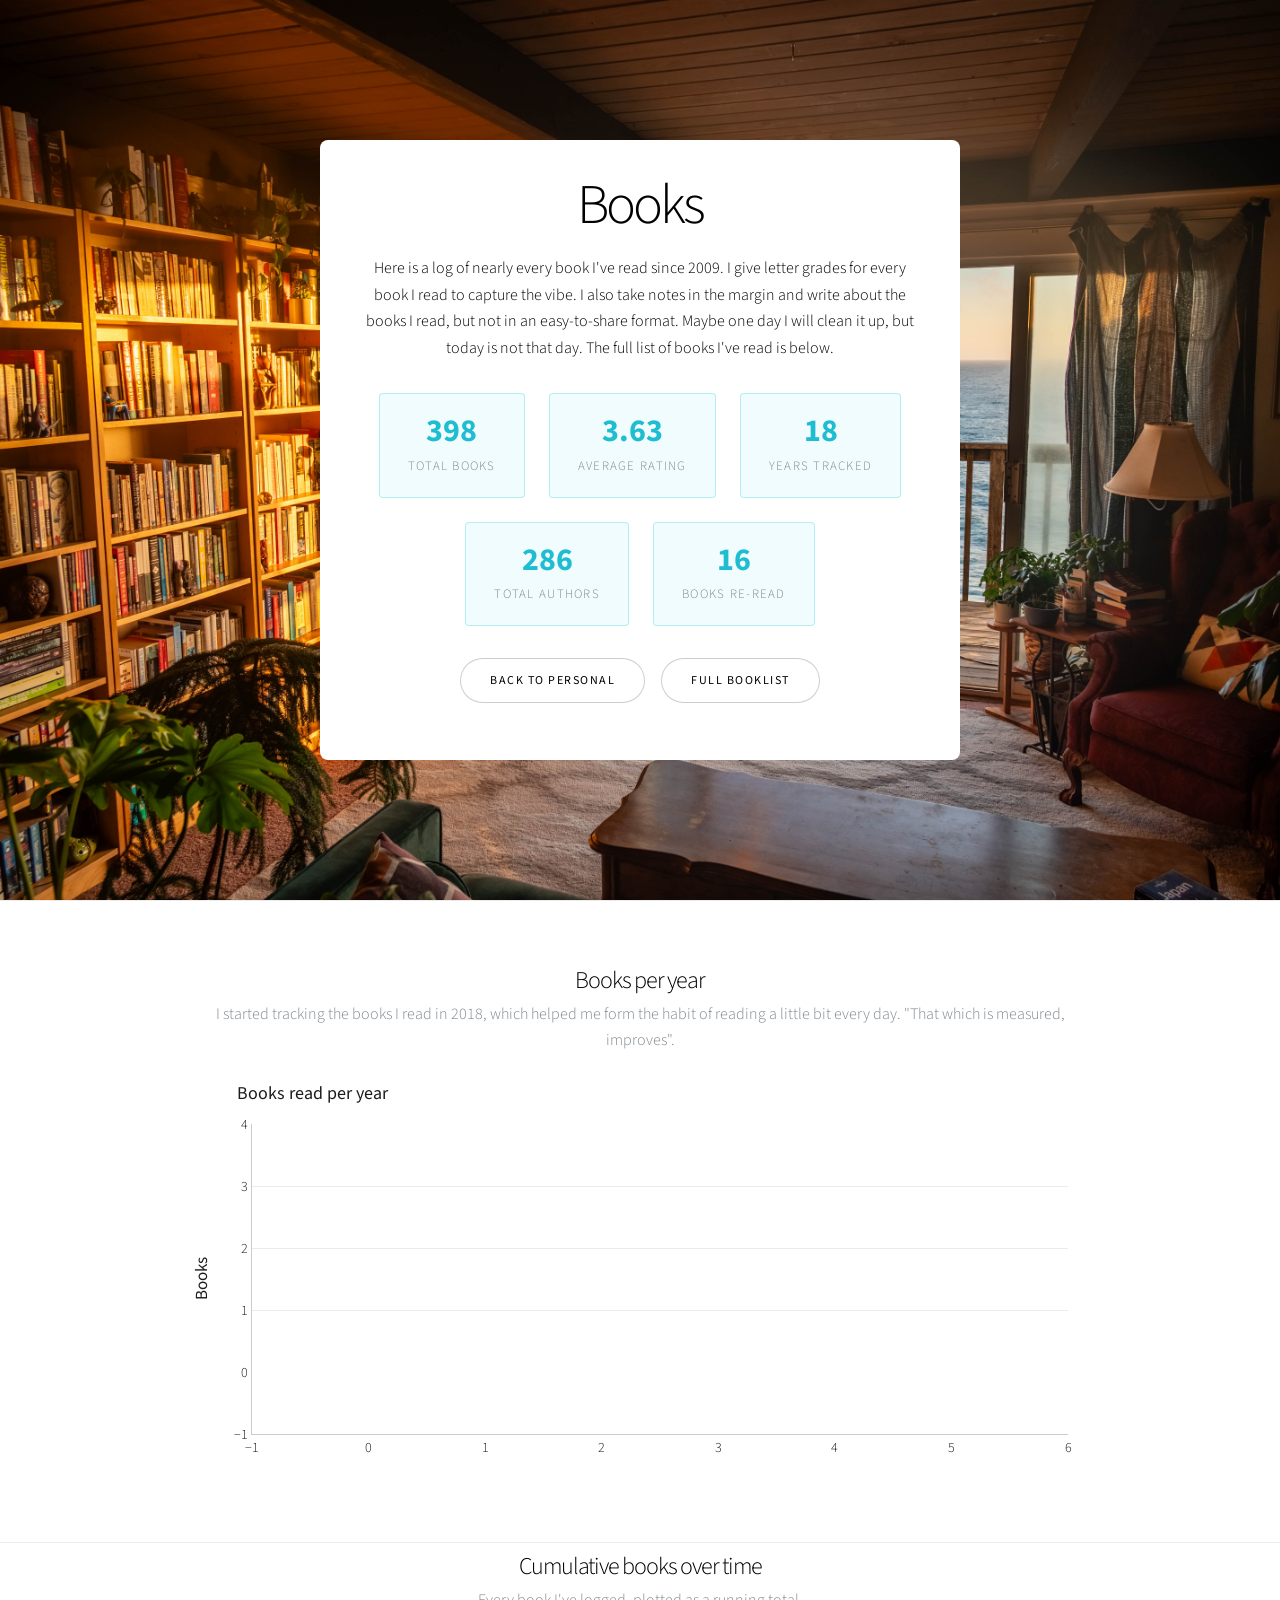
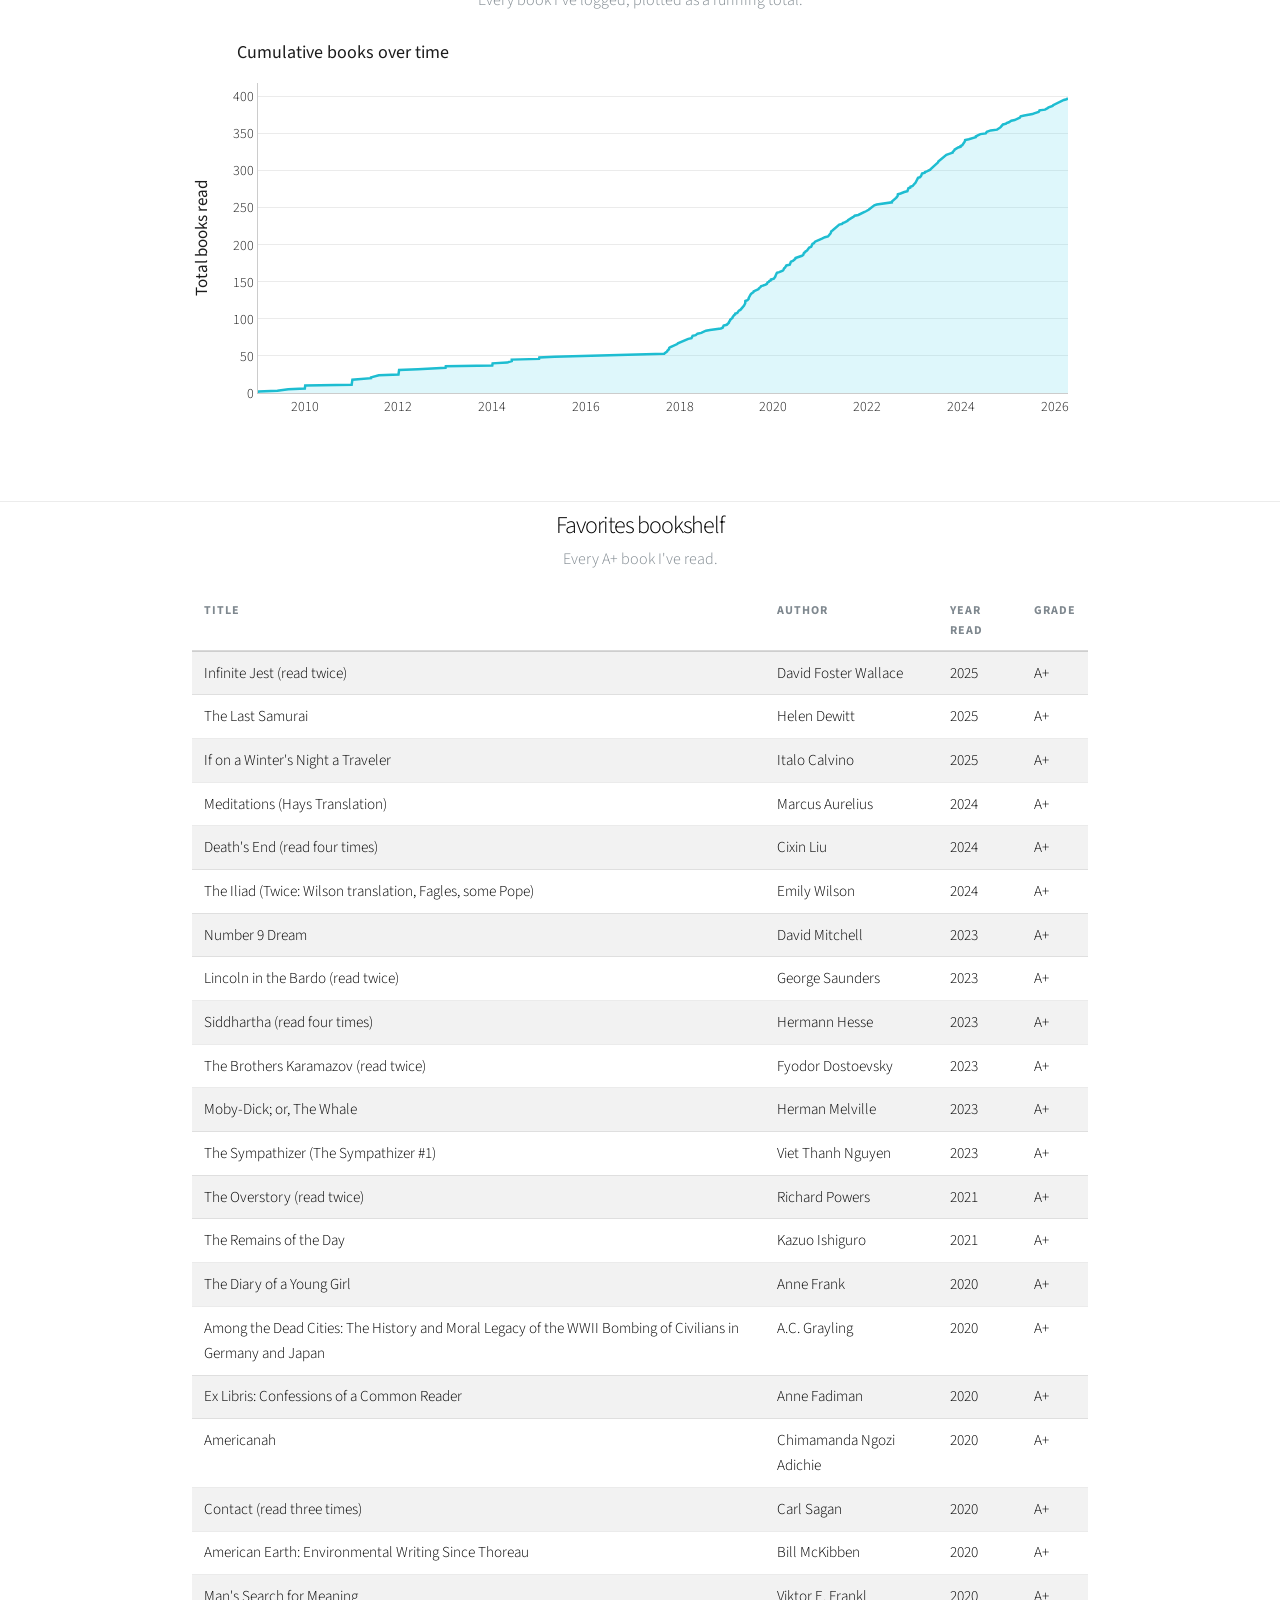
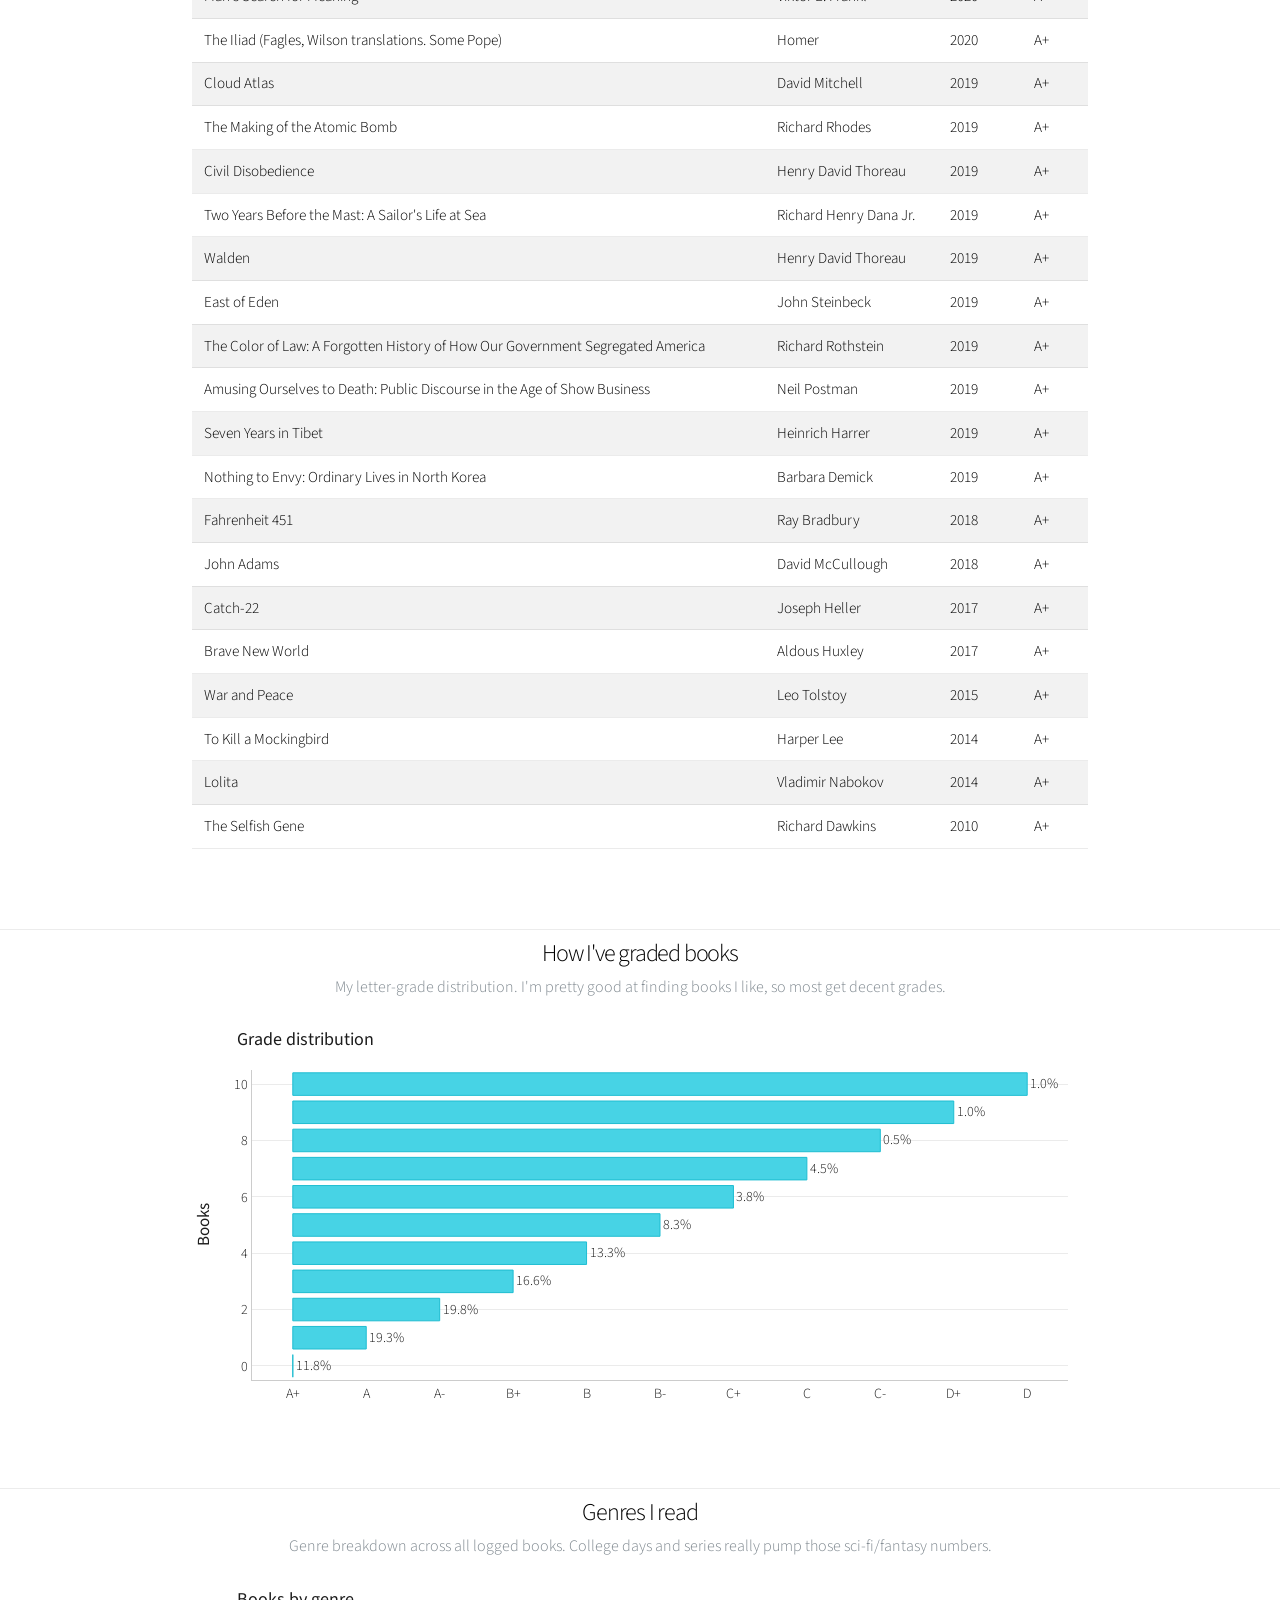
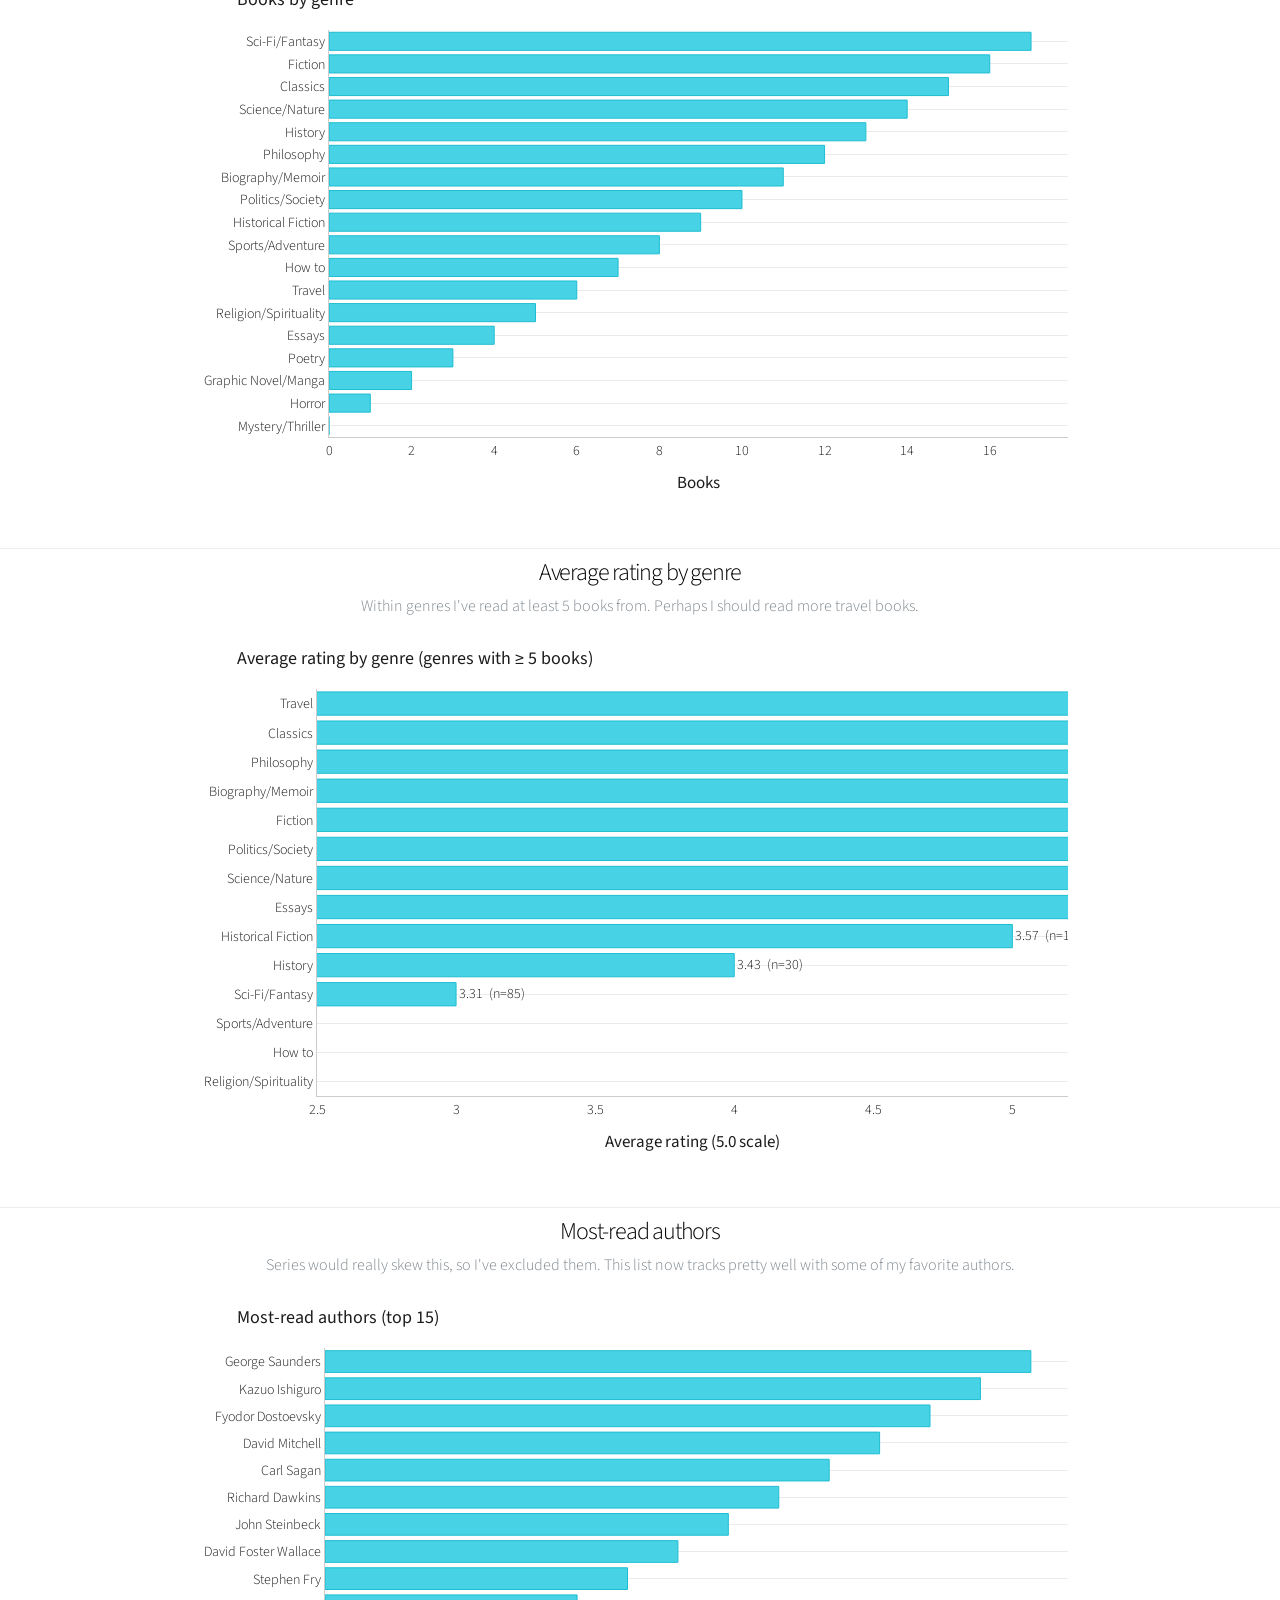
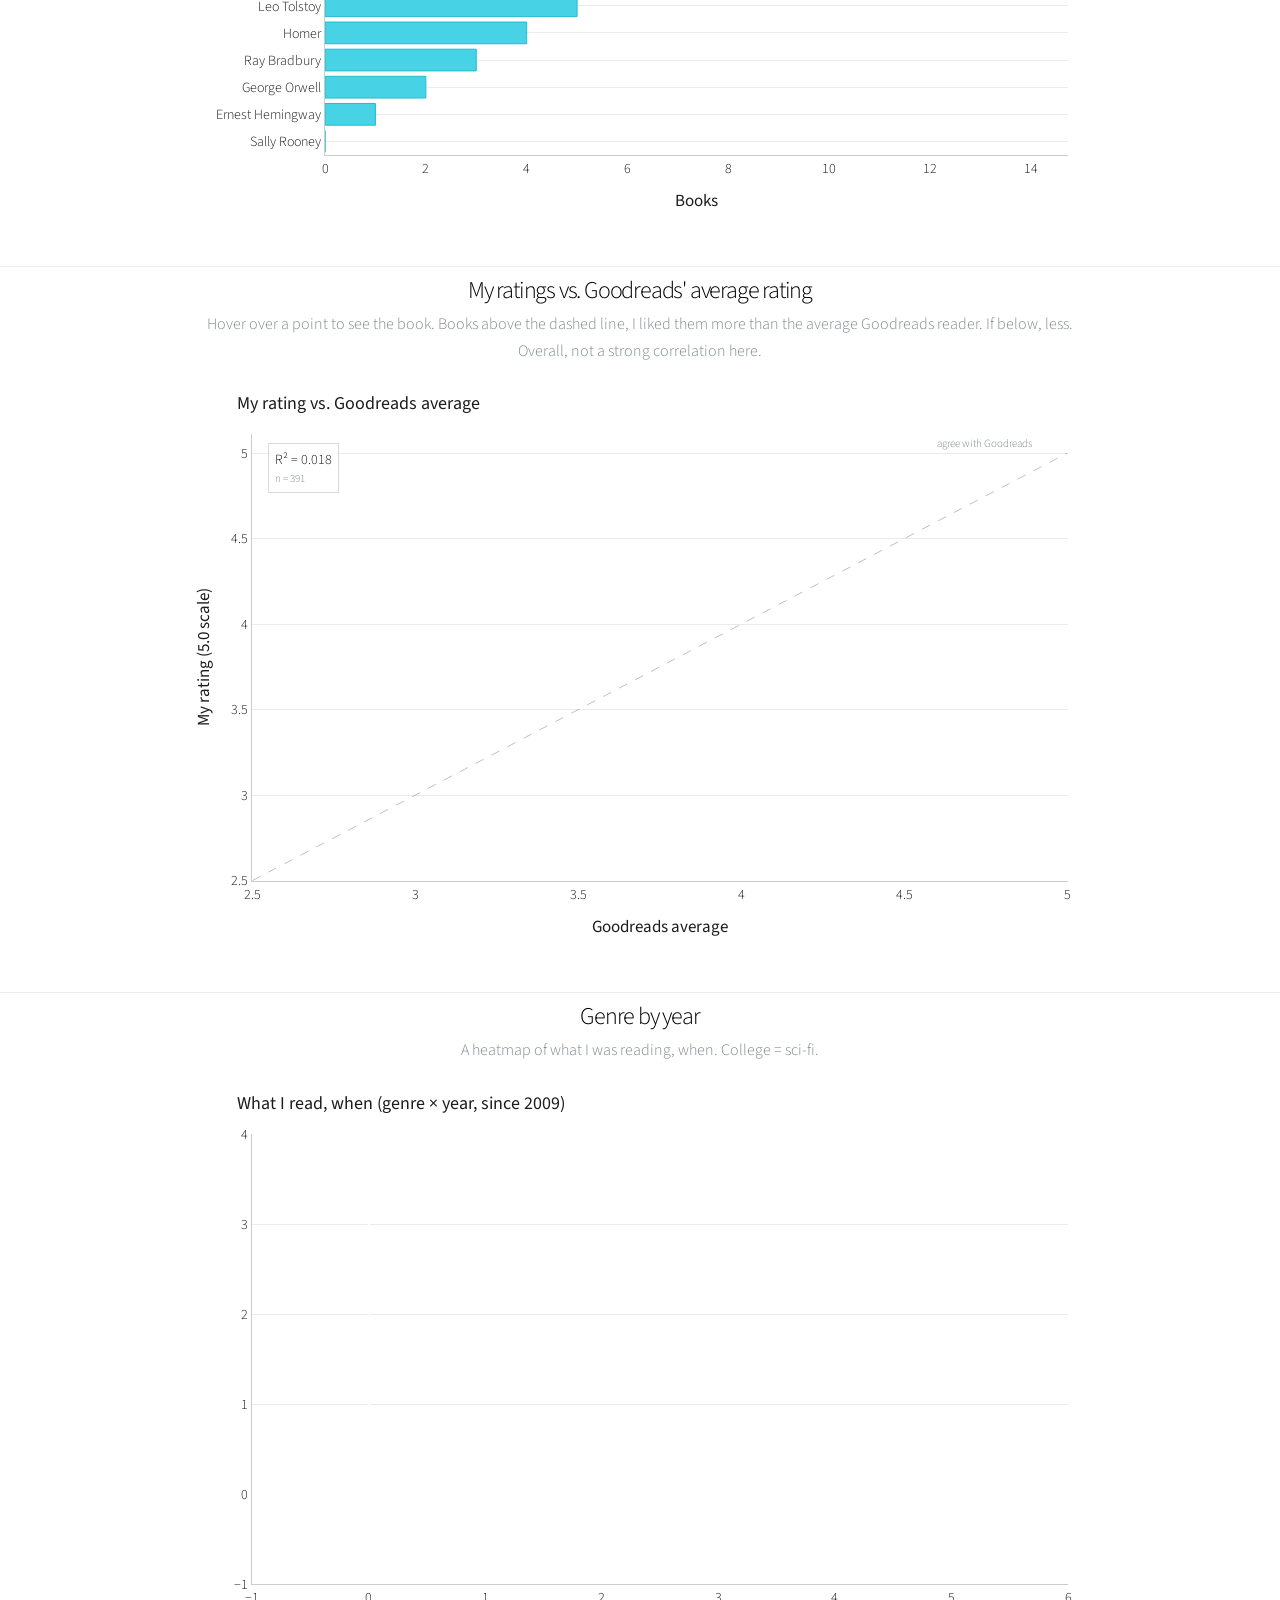
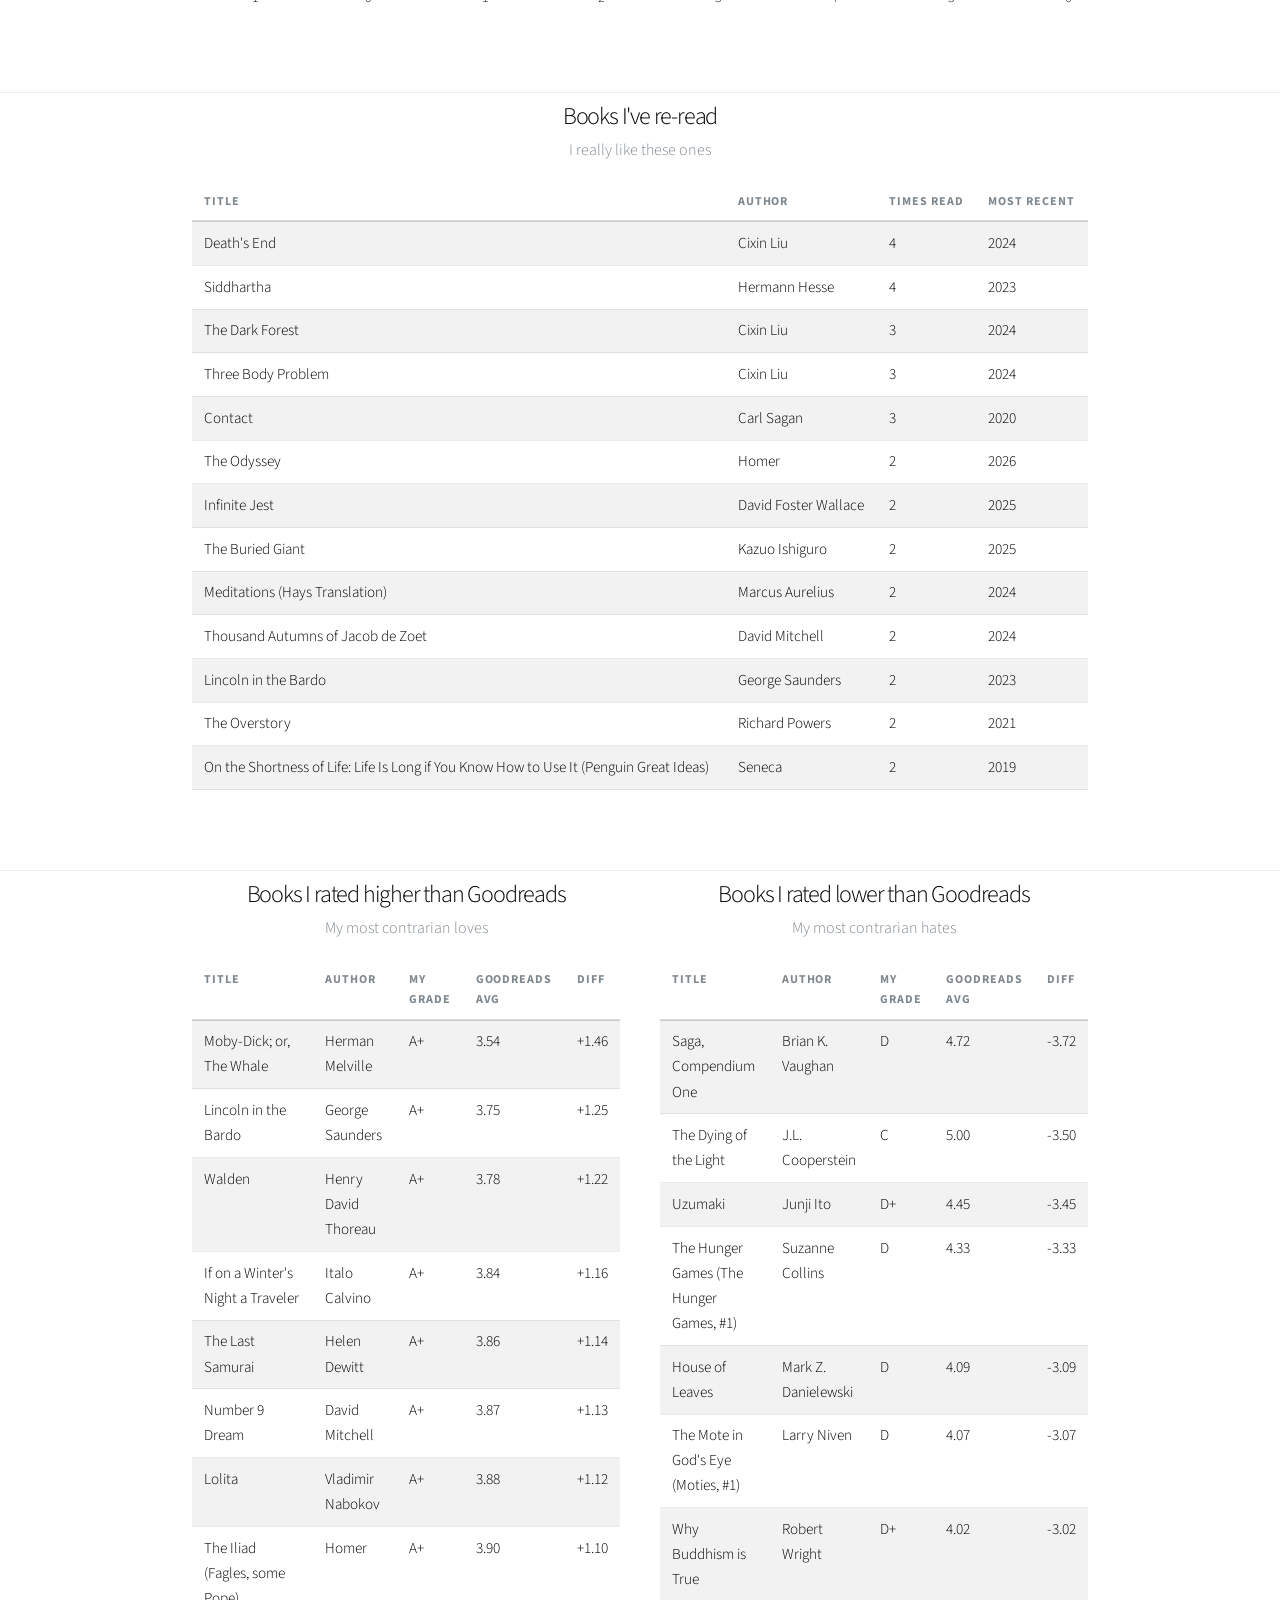
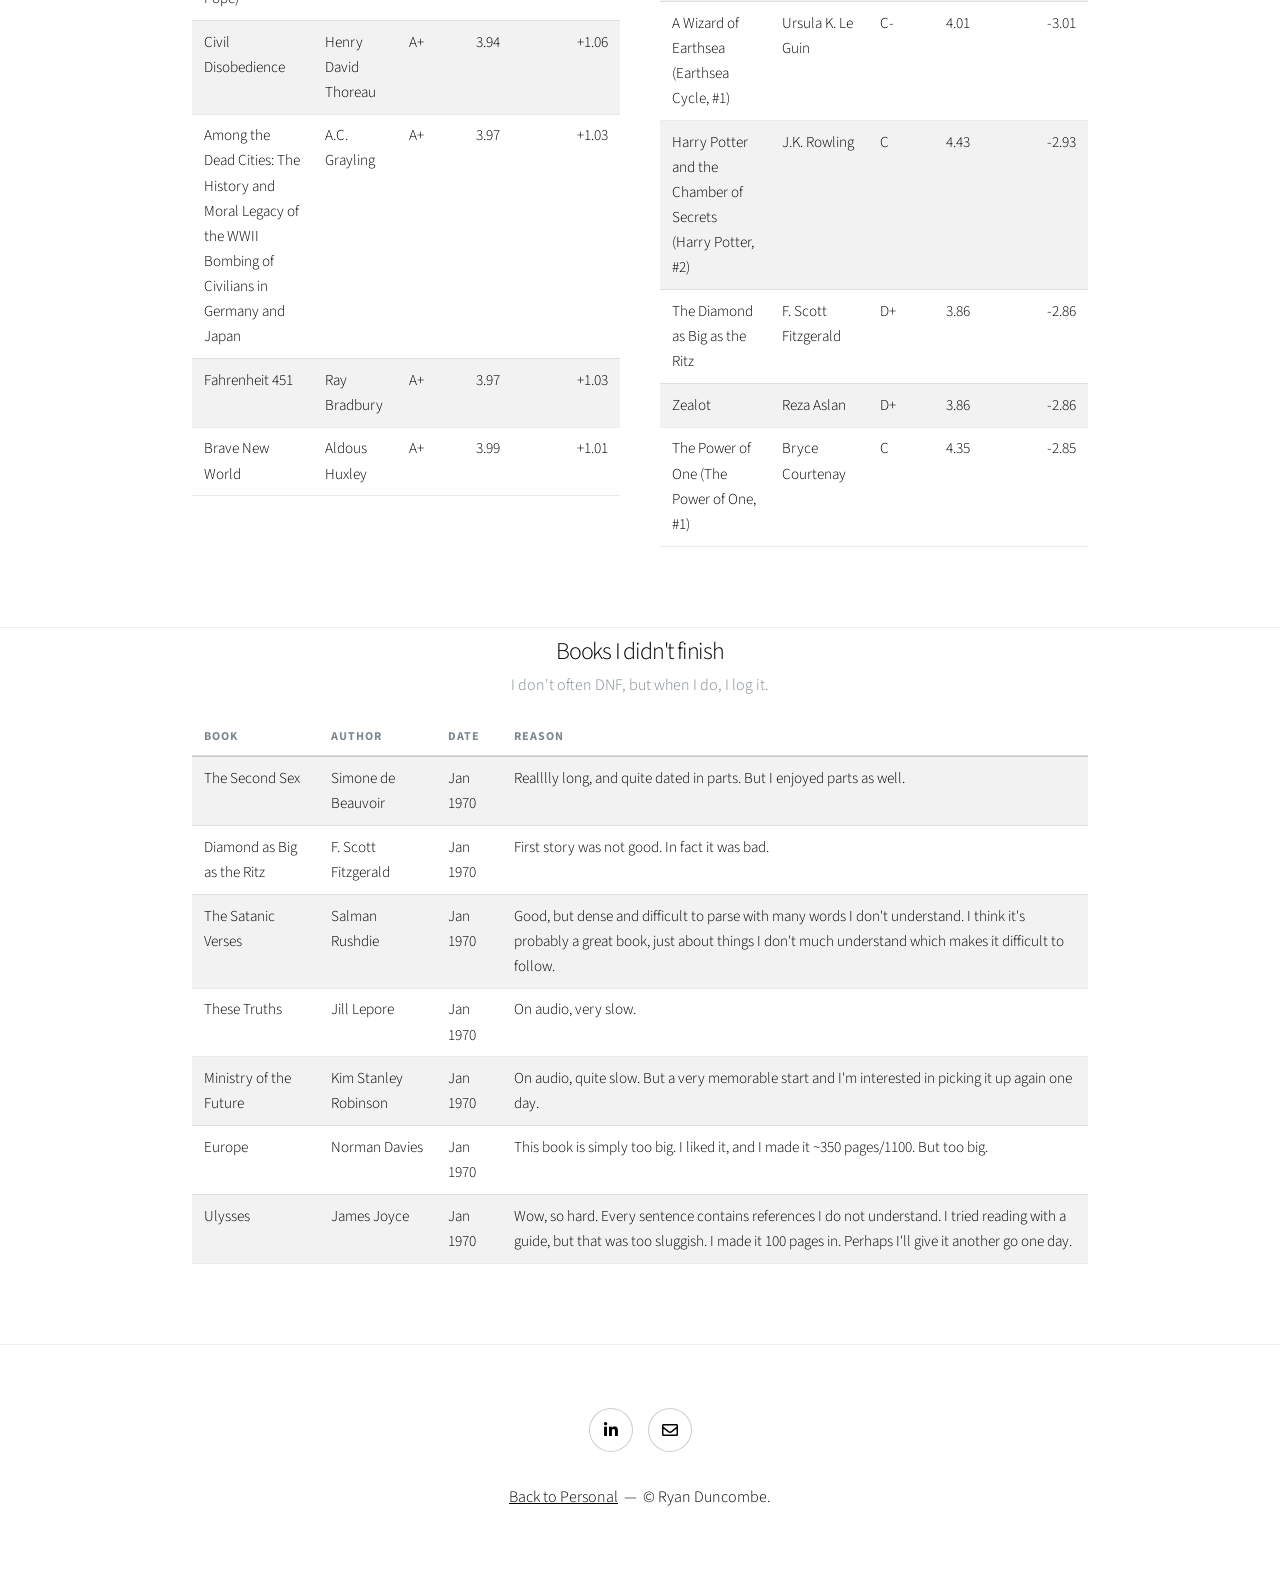
<file: books.html>
<!DOCTYPE HTML>
<html>
<head>
<title>Ryan Duncombe — Books</title>
<meta charset="utf-8" />
<meta name="viewport" content="width=device-width, initial-scale=1, user-scalable=no" />
<link rel="stylesheet" href="assets/css/main.css" />
<noscript><link rel="stylesheet" href="assets/css/noscript.css" /></noscript>
<script src="https://cdn.plot.ly/plotly-2.35.2.min.js" charset="utf-8"></script>
<style>
#wrapper > section.banner .content {
    text-align: center;
    padding: 2rem 2.5rem 1rem;
}
#wrapper > section.banner .content h1 { margin-top: 0; margin-bottom: 1rem; }
#wrapper > section.banner .content .actions { justify-content: center; }

.books-stats {
    list-style: none; padding: 0; margin: 2rem 0 0;
    display: flex; flex-wrap: wrap; gap: 1.5rem; justify-content: center;
}
.books-stats li {
    padding: 1.25rem 1.75rem; min-width: 9rem;
    background: rgba(71, 211, 229, 0.08);
    border: 1px solid rgba(71, 211, 229, 0.35);
    border-radius: 4px; text-align: center;
}
.books-stats .stat-num {
    display: block; font-size: 2rem; font-weight: 700; color: #1ebdd1;
    line-height: 1.1;
}
.books-stats .stat-label {
    display: block; font-size: 0.8rem; letter-spacing: 0.1em;
    text-transform: uppercase; color: #7f888f; margin-top: 0.4rem;
}

.chart-section { padding-bottom: 1rem; }
.chart-section .inner { max-width: 1100px; margin: 0 auto; padding: 3rem 2rem; }
.chart-section + .chart-section .inner { padding-top: 0.5rem; }
.chart-section h3 { margin-bottom: 0.25rem; }
.chart-section .blurb { color: #7f888f; margin-bottom: 1.25rem; }

.books-table { width: 100%; border-collapse: collapse; margin-top: 1rem; }
.books-table th, .books-table td {
    padding: 0.55rem 0.75rem; border-bottom: 1px solid rgba(0,0,0,0.08);
    text-align: left; font-size: 0.95rem;
}
.books-table th {
    font-weight: 700; text-transform: uppercase; letter-spacing: 0.08em;
    font-size: 0.75rem; color: #7f888f; border-bottom: 2px solid rgba(0,0,0,0.15);
}
.books-table tbody tr:hover { background: rgba(71, 211, 229, 0.06); }

.two-col { display: grid; grid-template-columns: 1fr 1fr; gap: 2.5rem; }
@media (max-width: 900px) { .two-col { grid-template-columns: 1fr; } }
</style>
</head>
<body class="is-preload">
<div id="wrapper" class="divided">

  <section class="banner style2 orient-center content-align-center image-position-center onload-image-fade-in fullscreen">
    <div class="content">
      <h1>Books</h1>
      <p>Here is a log of nearly every book I've read since 2009. I give letter grades for every book I read to capture the vibe. I also take notes in the margin and write about the books I read, but not in an easy-to-share format. Maybe one day I will clean it up, but today is not that day. The full list of books I've read is below.</p>
      <!-- stats -->
<ul class="books-stats"><li><span class="stat-num">398</span><span class="stat-label">Total books</span></li><li><span class="stat-num">3.63</span><span class="stat-label">Average rating</span></li><li><span class="stat-num">18</span><span class="stat-label">Years tracked</span></li><li><span class="stat-num">286</span><span class="stat-label">Total authors</span></li><li><span class="stat-num">16</span><span class="stat-label">Books re-read</span></li></ul>
      <!-- /stats -->
      <ul class="actions" style="justify-content:center; margin-top:2rem;">
        <li><a href="personal.html" class="button">Back to Personal</a></li>
        <li><a href="https://docs.google.com/spreadsheets/d/1mII4DnEvJ5OjeU0u0IXgfmgKPfY6ymeP/edit?gid=2023378342#gid=2023378342" class="button">Full booklist</a></li>
      </ul>
    </div>
    <div class="image">
      <img src="images/books.jpg" alt="" style="object-position: center;" />
    </div>
  </section>

  <section class="wrapper style1 align-center chart-section">
    <div class="inner">
      <h3>Books per year</h3>
      <p class="blurb">I started tracking the books I read in 2018, which helped me form the habit of reading a little bit every day. "That which is measured, improves".</p>
      <!-- chart:per_year -->
<div>                            <div id="a9b9d4ce-f588-433a-973d-3bbbc18a9f8a" class="plotly-graph-div" style="height:420px; width:100%;"></div>            <script>                window.PLOTLYENV=window.PLOTLYENV || {};                                if (document.getElementById("a9b9d4ce-f588-433a-973d-3bbbc18a9f8a")) {                    Plotly.newPlot(                        "a9b9d4ce-f588-433a-973d-3bbbc18a9f8a",                        [{"hovertemplate":"\u003cb\u003e%{x}\u003c\u002fb\u003e\u003cbr\u003e%{y} books\u003cextra\u003e\u003c\u002fextra\u003e","marker":{"color":"#47D3E5","line":{"color":"#1ebdd1","width":1}},"x":{"dtype":"i2","bdata":"2QfaB9sH3AfdB94H3wfgB+EH4gfjB+QH5QfmB+cH6AfpB+oH"},"y":{"dtype":"i1","bdata":"BgUOCAQJBAIQGD41JyQ0HxgJ"},"type":"bar"}],                        {"template":{"data":{"histogram2dcontour":[{"type":"histogram2dcontour","colorbar":{"outlinewidth":0,"ticks":""},"colorscale":[[0.0,"#0d0887"],[0.1111111111111111,"#46039f"],[0.2222222222222222,"#7201a8"],[0.3333333333333333,"#9c179e"],[0.4444444444444444,"#bd3786"],[0.5555555555555556,"#d8576b"],[0.6666666666666666,"#ed7953"],[0.7777777777777778,"#fb9f3a"],[0.8888888888888888,"#fdca26"],[1.0,"#f0f921"]]}],"choropleth":[{"type":"choropleth","colorbar":{"outlinewidth":0,"ticks":""}}],"histogram2d":[{"type":"histogram2d","colorbar":{"outlinewidth":0,"ticks":""},"colorscale":[[0.0,"#0d0887"],[0.1111111111111111,"#46039f"],[0.2222222222222222,"#7201a8"],[0.3333333333333333,"#9c179e"],[0.4444444444444444,"#bd3786"],[0.5555555555555556,"#d8576b"],[0.6666666666666666,"#ed7953"],[0.7777777777777778,"#fb9f3a"],[0.8888888888888888,"#fdca26"],[1.0,"#f0f921"]]}],"heatmap":[{"type":"heatmap","colorbar":{"outlinewidth":0,"ticks":""},"colorscale":[[0.0,"#0d0887"],[0.1111111111111111,"#46039f"],[0.2222222222222222,"#7201a8"],[0.3333333333333333,"#9c179e"],[0.4444444444444444,"#bd3786"],[0.5555555555555556,"#d8576b"],[0.6666666666666666,"#ed7953"],[0.7777777777777778,"#fb9f3a"],[0.8888888888888888,"#fdca26"],[1.0,"#f0f921"]]}],"contourcarpet":[{"type":"contourcarpet","colorbar":{"outlinewidth":0,"ticks":""}}],"contour":[{"type":"contour","colorbar":{"outlinewidth":0,"ticks":""},"colorscale":[[0.0,"#0d0887"],[0.1111111111111111,"#46039f"],[0.2222222222222222,"#7201a8"],[0.3333333333333333,"#9c179e"],[0.4444444444444444,"#bd3786"],[0.5555555555555556,"#d8576b"],[0.6666666666666666,"#ed7953"],[0.7777777777777778,"#fb9f3a"],[0.8888888888888888,"#fdca26"],[1.0,"#f0f921"]]}],"surface":[{"type":"surface","colorbar":{"outlinewidth":0,"ticks":""},"colorscale":[[0.0,"#0d0887"],[0.1111111111111111,"#46039f"],[0.2222222222222222,"#7201a8"],[0.3333333333333333,"#9c179e"],[0.4444444444444444,"#bd3786"],[0.5555555555555556,"#d8576b"],[0.6666666666666666,"#ed7953"],[0.7777777777777778,"#fb9f3a"],[0.8888888888888888,"#fdca26"],[1.0,"#f0f921"]]}],"mesh3d":[{"type":"mesh3d","colorbar":{"outlinewidth":0,"ticks":""}}],"scatter":[{"fillpattern":{"fillmode":"overlay","size":10,"solidity":0.2},"type":"scatter"}],"parcoords":[{"type":"parcoords","line":{"colorbar":{"outlinewidth":0,"ticks":""}}}],"scatterpolargl":[{"type":"scatterpolargl","marker":{"colorbar":{"outlinewidth":0,"ticks":""}}}],"bar":[{"error_x":{"color":"#2a3f5f"},"error_y":{"color":"#2a3f5f"},"marker":{"line":{"color":"#E5ECF6","width":0.5},"pattern":{"fillmode":"overlay","size":10,"solidity":0.2}},"type":"bar"}],"scattergeo":[{"type":"scattergeo","marker":{"colorbar":{"outlinewidth":0,"ticks":""}}}],"scatterpolar":[{"type":"scatterpolar","marker":{"colorbar":{"outlinewidth":0,"ticks":""}}}],"histogram":[{"marker":{"pattern":{"fillmode":"overlay","size":10,"solidity":0.2}},"type":"histogram"}],"scattergl":[{"type":"scattergl","marker":{"colorbar":{"outlinewidth":0,"ticks":""}}}],"scatter3d":[{"type":"scatter3d","line":{"colorbar":{"outlinewidth":0,"ticks":""}},"marker":{"colorbar":{"outlinewidth":0,"ticks":""}}}],"scattermap":[{"type":"scattermap","marker":{"colorbar":{"outlinewidth":0,"ticks":""}}}],"scattermapbox":[{"type":"scattermapbox","marker":{"colorbar":{"outlinewidth":0,"ticks":""}}}],"scatterternary":[{"type":"scatterternary","marker":{"colorbar":{"outlinewidth":0,"ticks":""}}}],"scattercarpet":[{"type":"scattercarpet","marker":{"colorbar":{"outlinewidth":0,"ticks":""}}}],"carpet":[{"aaxis":{"endlinecolor":"#2a3f5f","gridcolor":"white","linecolor":"white","minorgridcolor":"white","startlinecolor":"#2a3f5f"},"baxis":{"endlinecolor":"#2a3f5f","gridcolor":"white","linecolor":"white","minorgridcolor":"white","startlinecolor":"#2a3f5f"},"type":"carpet"}],"table":[{"cells":{"fill":{"color":"#EBF0F8"},"line":{"color":"white"}},"header":{"fill":{"color":"#C8D4E3"},"line":{"color":"white"}},"type":"table"}],"barpolar":[{"marker":{"line":{"color":"#E5ECF6","width":0.5},"pattern":{"fillmode":"overlay","size":10,"solidity":0.2}},"type":"barpolar"}],"pie":[{"automargin":true,"type":"pie"}]},"layout":{"autotypenumbers":"strict","colorway":["#636efa","#EF553B","#00cc96","#ab63fa","#FFA15A","#19d3f3","#FF6692","#B6E880","#FF97FF","#FECB52"],"font":{"color":"#2a3f5f"},"hovermode":"closest","hoverlabel":{"align":"left"},"paper_bgcolor":"white","plot_bgcolor":"#E5ECF6","polar":{"bgcolor":"#E5ECF6","angularaxis":{"gridcolor":"white","linecolor":"white","ticks":""},"radialaxis":{"gridcolor":"white","linecolor":"white","ticks":""}},"ternary":{"bgcolor":"#E5ECF6","aaxis":{"gridcolor":"white","linecolor":"white","ticks":""},"baxis":{"gridcolor":"white","linecolor":"white","ticks":""},"caxis":{"gridcolor":"white","linecolor":"white","ticks":""}},"coloraxis":{"colorbar":{"outlinewidth":0,"ticks":""}},"colorscale":{"sequential":[[0.0,"#0d0887"],[0.1111111111111111,"#46039f"],[0.2222222222222222,"#7201a8"],[0.3333333333333333,"#9c179e"],[0.4444444444444444,"#bd3786"],[0.5555555555555556,"#d8576b"],[0.6666666666666666,"#ed7953"],[0.7777777777777778,"#fb9f3a"],[0.8888888888888888,"#fdca26"],[1.0,"#f0f921"]],"sequentialminus":[[0.0,"#0d0887"],[0.1111111111111111,"#46039f"],[0.2222222222222222,"#7201a8"],[0.3333333333333333,"#9c179e"],[0.4444444444444444,"#bd3786"],[0.5555555555555556,"#d8576b"],[0.6666666666666666,"#ed7953"],[0.7777777777777778,"#fb9f3a"],[0.8888888888888888,"#fdca26"],[1.0,"#f0f921"]],"diverging":[[0,"#8e0152"],[0.1,"#c51b7d"],[0.2,"#de77ae"],[0.3,"#f1b6da"],[0.4,"#fde0ef"],[0.5,"#f7f7f7"],[0.6,"#e6f5d0"],[0.7,"#b8e186"],[0.8,"#7fbc41"],[0.9,"#4d9221"],[1,"#276419"]]},"xaxis":{"gridcolor":"white","linecolor":"white","ticks":"","title":{"standoff":15},"zerolinecolor":"white","automargin":true,"zerolinewidth":2},"yaxis":{"gridcolor":"white","linecolor":"white","ticks":"","title":{"standoff":15},"zerolinecolor":"white","automargin":true,"zerolinewidth":2},"scene":{"xaxis":{"backgroundcolor":"#E5ECF6","gridcolor":"white","linecolor":"white","showbackground":true,"ticks":"","zerolinecolor":"white","gridwidth":2},"yaxis":{"backgroundcolor":"#E5ECF6","gridcolor":"white","linecolor":"white","showbackground":true,"ticks":"","zerolinecolor":"white","gridwidth":2},"zaxis":{"backgroundcolor":"#E5ECF6","gridcolor":"white","linecolor":"white","showbackground":true,"ticks":"","zerolinecolor":"white","gridwidth":2}},"shapedefaults":{"line":{"color":"#2a3f5f"}},"annotationdefaults":{"arrowcolor":"#2a3f5f","arrowhead":0,"arrowwidth":1},"geo":{"bgcolor":"white","landcolor":"#E5ECF6","subunitcolor":"white","showland":true,"showlakes":true,"lakecolor":"white"},"title":{"x":0.05},"mapbox":{"style":"light"}}},"title":{"text":"Books read per year","font":{"size":18}},"xaxis":{"title":{},"showgrid":false,"linecolor":"rgba(0,0,0,0.2)"},"yaxis":{"title":{"text":"Books"},"gridcolor":"rgba(0,0,0,0.08)","linecolor":"rgba(0,0,0,0.2)"},"font":{"family":"\"Source Sans Pro\", Helvetica, sans-serif","color":"#1c1c1c","size":14},"margin":{"l":60,"r":20,"t":50,"b":60},"hoverlabel":{"font":{"family":"\"Source Sans Pro\", Helvetica, sans-serif"}},"paper_bgcolor":"rgba(0,0,0,0)","plot_bgcolor":"rgba(0,0,0,0)","height":420},                        {"displaylogo": false, "responsive": true}                    )                };            </script>        </div>
      <!-- /chart:per_year -->
    </div>
  </section>

  <section class="wrapper style1 align-center chart-section">
    <div class="inner">
      <h3>Cumulative books over time</h3>
      <p class="blurb">Every book I've logged, plotted as a running total.</p>
      <!-- chart:cumulative -->
<div>                            <div id="82d513e8-cb26-4a36-8540-81105155588b" class="plotly-graph-div" style="height:420px; width:100%;"></div>            <script>                window.PLOTLYENV=window.PLOTLYENV || {};                                if (document.getElementById("82d513e8-cb26-4a36-8540-81105155588b")) {                    Plotly.newPlot(                        "82d513e8-cb26-4a36-8540-81105155588b",                        [{"fill":"tozeroy","fillcolor":"rgba(71, 211, 229, 0.18)","hovertemplate":"%{x|%b %Y}\u003cbr\u003e\u003cb\u003e%{y}\u003c\u002fb\u003e books read\u003cextra\u003e\u003c\u002fextra\u003e","line":{"color":"#1ebdd1","width":2.5},"mode":"lines","x":["2009-01-01T00:00:00.000000","2009-01-02T00:00:00.000000","2009-01-03T00:00:00.000000","2009-06-01T00:00:00.000000","2009-06-30T00:00:00.000000","2009-08-25T00:00:00.000000","2010-01-01T00:00:00.000000","2010-01-01T00:00:00.000000","2010-01-02T00:00:00.000000","2010-01-03T00:00:00.000000","2010-01-04T00:00:00.000000","2011-01-01T00:00:00.000000","2011-01-01T00:00:00.000000","2011-01-02T00:00:00.000000","2011-01-03T00:00:00.000000","2011-01-04T00:00:00.000000","2011-01-05T00:00:00.000000","2011-01-06T00:00:00.000000","2011-01-07T00:00:00.000000","2011-06-01T00:00:00.000000","2011-06-01T00:00:00.000000","2011-06-01T00:00:00.000000","2011-07-01T00:00:00.000000","2011-07-15T00:00:00.000000","2011-08-01T00:00:00.000000","2012-01-01T00:00:00.000000","2012-01-01T00:00:00.000000","2012-01-02T00:00:00.000000","2012-01-03T00:00:00.000000","2012-01-04T00:00:00.000000","2012-01-05T00:00:00.000000","2012-01-06T00:00:00.000000","2012-06-01T00:00:00.000000","2013-01-01T00:00:00.000000","2013-01-02T00:00:00.000000","2013-01-03T00:00:00.000000","2013-01-04T00:00:00.000000","2014-01-01T00:00:00.000000","2014-01-02T00:00:00.000000","2014-01-03T00:00:00.000000","2014-01-04T00:00:00.000000","2014-04-27T00:00:00.000000","2014-06-02T00:00:00.000000","2014-06-02T00:00:00.000000","2014-06-02T00:00:00.000000","2014-06-02T00:00:00.000000","2015-01-01T00:00:00.000000","2015-01-02T00:00:00.000000","2015-01-03T00:00:00.000000","2015-05-01T00:00:00.000000","2016-01-01T00:00:00.000000","2016-01-01T00:00:00.000000","2017-05-01T00:00:00.000000","2017-09-03T00:00:00.000000","2017-09-09T00:00:00.000000","2017-09-22T00:00:00.000000","2017-09-25T00:00:00.000000","2017-09-27T00:00:00.000000","2017-10-05T00:00:00.000000","2017-10-10T00:00:00.000000","2017-10-10T00:00:00.000000","2017-10-12T00:00:00.000000","2017-10-21T00:00:00.000000","2017-11-04T00:00:00.000000","2017-11-26T00:00:00.000000","2017-11-28T00:00:00.000000","2017-12-13T00:00:00.000000","2017-12-18T00:00:00.000000","2018-01-01T00:00:00.000000","2018-01-09T00:00:00.000000","2018-01-20T00:00:00.000000","2018-02-02T00:00:00.000000","2018-02-18T00:00:00.000000","2018-03-09T00:00:00.000000","2018-04-03T00:00:00.000000","2018-04-06T00:00:00.000000","2018-04-10T00:00:00.000000","2018-04-12T00:00:00.000000","2018-05-06T00:00:00.000000","2018-05-14T00:00:00.000000","2018-05-20T00:00:00.000000","2018-06-18T00:00:00.000000","2018-06-28T00:00:00.000000","2018-07-13T00:00:00.000000","2018-07-25T00:00:00.000000","2018-08-25T00:00:00.000000","2018-11-14T00:00:00.000000","2018-11-18T00:00:00.000000","2018-12-02T00:00:00.000000","2018-12-05T00:00:00.000000","2018-12-08T00:00:00.000000","2018-12-10T00:00:00.000000","2019-01-03T00:00:00.000000","2019-01-10T00:00:00.000000","2019-01-17T00:00:00.000000","2019-01-20T00:00:00.000000","2019-01-21T00:00:00.000000","2019-01-27T00:00:00.000000","2019-01-30T00:00:00.000000","2019-01-30T00:00:00.000000","2019-02-12T00:00:00.000000","2019-02-16T00:00:00.000000","2019-02-17T00:00:00.000000","2019-02-20T00:00:00.000000","2019-02-27T00:00:00.000000","2019-03-01T00:00:00.000000","2019-03-10T00:00:00.000000","2019-03-10T00:00:00.000000","2019-03-26T00:00:00.000000","2019-03-31T00:00:00.000000","2019-03-31T00:00:00.000000","2019-04-07T00:00:00.000000","2019-04-19T00:00:00.000000","2019-04-25T00:00:00.000000","2019-04-28T00:00:00.000000","2019-05-06T00:00:00.000000","2019-05-12T00:00:00.000000","2019-05-18T00:00:00.000000","2019-05-18T00:00:00.000000","2019-05-21T00:00:00.000000","2019-05-26T00:00:00.000000","2019-05-27T00:00:00.000000","2019-05-27T00:00:00.000000","2019-05-27T00:00:00.000000","2019-05-28T00:00:00.000000","2019-06-13T00:00:00.000000","2019-06-23T00:00:00.000000","2019-06-23T00:00:00.000000","2019-06-23T00:00:00.000000","2019-06-25T00:00:00.000000","2019-06-30T00:00:00.000000","2019-07-01T00:00:00.000000","2019-07-01T00:00:00.000000","2019-07-08T00:00:00.000000","2019-07-13T00:00:00.000000","2019-07-31T00:00:00.000000","2019-07-31T00:00:00.000000","2019-08-01T00:00:00.000000","2019-08-20T00:00:00.000000","2019-09-03T00:00:00.000000","2019-09-08T00:00:00.000000","2019-09-10T00:00:00.000000","2019-09-24T00:00:00.000000","2019-09-24T00:00:00.000000","2019-09-27T00:00:00.000000","2019-10-31T00:00:00.000000","2019-11-02T00:00:00.000000","2019-11-12T00:00:00.000000","2019-11-12T00:00:00.000000","2019-11-17T00:00:00.000000","2019-11-27T00:00:00.000000","2019-12-01T00:00:00.000000","2019-12-14T00:00:00.000000","2019-12-14T00:00:00.000000","2020-01-05T00:00:00.000000","2020-01-12T00:00:00.000000","2020-01-13T00:00:00.000000","2020-01-17T00:00:00.000000","2020-01-18T00:00:00.000000","2020-01-21T00:00:00.000000","2020-01-26T00:00:00.000000","2020-01-28T00:00:00.000000","2020-01-29T00:00:00.000000","2020-02-16T00:00:00.000000","2020-03-09T00:00:00.000000","2020-03-14T00:00:00.000000","2020-03-20T00:00:00.000000","2020-03-21T00:00:00.000000","2020-03-25T00:00:00.000000","2020-04-01T00:00:00.000000","2020-04-04T00:00:00.000000","2020-04-08T00:00:00.000000","2020-04-12T00:00:00.000000","2020-05-08T00:00:00.000000","2020-05-12T00:00:00.000000","2020-05-15T00:00:00.000000","2020-05-17T00:00:00.000000","2020-05-17T00:00:00.000000","2020-06-01T00:00:00.000000","2020-06-08T00:00:00.000000","2020-06-18T00:00:00.000000","2020-06-21T00:00:00.000000","2020-06-22T00:00:00.000000","2020-07-17T00:00:00.000000","2020-08-07T00:00:00.000000","2020-08-11T00:00:00.000000","2020-08-21T00:00:00.000000","2020-08-23T00:00:00.000000","2020-08-24T00:00:00.000000","2020-08-27T00:00:00.000000","2020-09-06T00:00:00.000000","2020-09-08T00:00:00.000000","2020-09-20T00:00:00.000000","2020-09-26T00:00:00.000000","2020-10-03T00:00:00.000000","2020-10-07T00:00:00.000000","2020-10-07T00:00:00.000000","2020-10-22T00:00:00.000000","2020-10-23T00:00:00.000000","2020-10-25T00:00:00.000000","2020-10-30T00:00:00.000000","2020-11-01T00:00:00.000000","2020-11-12T00:00:00.000000","2020-11-15T00:00:00.000000","2020-11-21T00:00:00.000000","2020-12-05T00:00:00.000000","2020-12-28T00:00:00.000000","2021-01-01T00:00:00.000000","2021-01-14T00:00:00.000000","2021-01-23T00:00:00.000000","2021-02-06T00:00:00.000000","2021-03-02T00:00:00.000000","2021-03-09T00:00:00.000000","2021-03-11T00:00:00.000000","2021-03-20T00:00:00.000000","2021-03-21T00:00:00.000000","2021-03-24T00:00:00.000000","2021-03-25T00:00:00.000000","2021-03-28T00:00:00.000000","2021-04-06T00:00:00.000000","2021-04-13T00:00:00.000000","2021-04-20T00:00:00.000000","2021-04-23T00:00:00.000000","2021-04-25T00:00:00.000000","2021-05-02T00:00:00.000000","2021-05-16T00:00:00.000000","2021-05-21T00:00:00.000000","2021-05-29T00:00:00.000000","2021-06-21T00:00:00.000000","2021-06-25T00:00:00.000000","2021-07-10T00:00:00.000000","2021-07-31T00:00:00.000000","2021-08-02T00:00:00.000000","2021-08-05T00:00:00.000000","2021-08-18T00:00:00.000000","2021-08-31T00:00:00.000000","2021-09-05T00:00:00.000000","2021-09-12T00:00:00.000000","2021-09-20T00:00:00.000000","2021-09-26T00:00:00.000000","2021-10-24T00:00:00.000000","2021-11-06T00:00:00.000000","2021-11-29T00:00:00.000000","2021-11-30T00:00:00.000000","2021-12-12T00:00:00.000000","2021-12-23T00:00:00.000000","2022-01-09T00:00:00.000000","2022-01-13T00:00:00.000000","2022-01-20T00:00:00.000000","2022-01-26T00:00:00.000000","2022-02-05T00:00:00.000000","2022-02-09T00:00:00.000000","2022-02-19T00:00:00.000000","2022-02-26T00:00:00.000000","2022-03-17T00:00:00.000000","2022-05-12T00:00:00.000000","2022-06-05T00:00:00.000000","2022-07-13T00:00:00.000000","2022-07-13T00:00:00.000000","2022-07-21T00:00:00.000000","2022-07-28T00:00:00.000000","2022-08-01T00:00:00.000000","2022-08-07T00:00:00.000000","2022-08-15T00:00:00.000000","2022-08-20T00:00:00.000000","2022-08-26T00:00:00.000000","2022-08-28T00:00:00.000000","2022-08-28T00:00:00.000000","2022-08-29T00:00:00.000000","2022-09-19T00:00:00.000000","2022-10-01T00:00:00.000000","2022-10-18T00:00:00.000000","2022-11-11T00:00:00.000000","2022-11-13T00:00:00.000000","2022-11-14T00:00:00.000000","2022-11-17T00:00:00.000000","2022-11-19T00:00:00.000000","2022-12-04T00:00:00.000000","2022-12-05T00:00:00.000000","2022-12-22T00:00:00.000000","2022-12-26T00:00:00.000000","2022-12-26T00:00:00.000000","2023-01-05T00:00:00.000000","2023-01-12T00:00:00.000000","2023-01-15T00:00:00.000000","2023-01-18T00:00:00.000000","2023-01-18T00:00:00.000000","2023-01-23T00:00:00.000000","2023-01-26T00:00:00.000000","2023-01-30T00:00:00.000000","2023-02-02T00:00:00.000000","2023-02-18T00:00:00.000000","2023-02-25T00:00:00.000000","2023-02-27T00:00:00.000000","2023-03-01T00:00:00.000000","2023-03-02T00:00:00.000000","2023-03-05T00:00:00.000000","2023-03-27T00:00:00.000000","2023-03-29T00:00:00.000000","2023-04-16T00:00:00.000000","2023-05-01T00:00:00.000000","2023-05-08T00:00:00.000000","2023-05-12T00:00:00.000000","2023-05-19T00:00:00.000000","2023-05-24T00:00:00.000000","2023-05-26T00:00:00.000000","2023-06-04T00:00:00.000000","2023-06-14T00:00:00.000000","2023-06-15T00:00:00.000000","2023-06-29T00:00:00.000000","2023-07-01T00:00:00.000000","2023-07-08T00:00:00.000000","2023-07-10T00:00:00.000000","2023-07-17T00:00:00.000000","2023-07-20T00:00:00.000000","2023-08-01T00:00:00.000000","2023-08-04T00:00:00.000000","2023-08-16T00:00:00.000000","2023-08-24T00:00:00.000000","2023-08-30T00:00:00.000000","2023-08-31T00:00:00.000000","2023-09-11T00:00:00.000000","2023-09-27T00:00:00.000000","2023-10-16T00:00:00.000000","2023-10-30T00:00:00.000000","2023-10-31T00:00:00.000000","2023-11-12T00:00:00.000000","2023-11-12T00:00:00.000000","2023-11-14T00:00:00.000000","2023-11-24T00:00:00.000000","2023-11-26T00:00:00.000000","2023-12-12T00:00:00.000000","2023-12-30T00:00:00.000000","2023-12-30T00:00:00.000000","2024-01-13T00:00:00.000000","2024-01-16T00:00:00.000000","2024-01-16T00:00:00.000000","2024-01-23T00:00:00.000000","2024-01-28T00:00:00.000000","2024-02-02T00:00:00.000000","2024-02-04T00:00:00.000000","2024-02-04T00:00:00.000000","2024-03-04T00:00:00.000000","2024-03-31T00:00:00.000000","2024-04-16T00:00:00.000000","2024-04-28T00:00:00.000000","2024-04-28T00:00:00.000000","2024-05-09T00:00:00.000000","2024-05-27T00:00:00.000000","2024-06-02T00:00:00.000000","2024-07-14T00:00:00.000000","2024-07-16T00:00:00.000000","2024-07-22T00:00:00.000000","2024-08-06T00:00:00.000000","2024-08-21T00:00:00.000000","2024-10-10T00:00:00.000000","2024-10-21T00:00:00.000000","2024-10-27T00:00:00.000000","2024-11-05T00:00:00.000000","2024-11-10T00:00:00.000000","2024-11-16T00:00:00.000000","2024-11-18T00:00:00.000000","2024-11-25T00:00:00.000000","2024-12-19T00:00:00.000000","2024-12-23T00:00:00.000000","2025-01-10T00:00:00.000000","2025-01-17T00:00:00.000000","2025-01-29T00:00:00.000000","2025-02-24T00:00:00.000000","2025-03-04T00:00:00.000000","2025-03-20T00:00:00.000000","2025-04-05T00:00:00.000000","2025-04-06T00:00:00.000000","2025-04-12T00:00:00.000000","2025-05-10T00:00:00.000000","2025-06-23T00:00:00.000000","2025-07-13T00:00:00.000000","2025-07-26T00:00:00.000000","2025-08-23T00:00:00.000000","2025-08-30T00:00:00.000000","2025-09-04T00:00:00.000000","2025-09-06T00:00:00.000000","2025-10-19T00:00:00.000000","2025-11-08T00:00:00.000000","2025-11-08T00:00:00.000000","2025-11-16T00:00:00.000000","2025-12-14T00:00:00.000000","2025-12-17T00:00:00.000000","2025-12-21T00:00:00.000000","2026-01-03T00:00:00.000000","2026-01-16T00:00:00.000000","2026-01-21T00:00:00.000000","2026-01-28T00:00:00.000000","2026-02-16T00:00:00.000000","2026-03-04T00:00:00.000000","2026-03-15T00:00:00.000000","2026-04-04T00:00:00.000000","2026-04-16T00:00:00.000000"],"y":{"dtype":"i2","bdata":"[base64]\u002fAMAAwQDCAMMAxADFAMYAxwDIAMkAygDLAMwAzQDOAM8A0ADRANIA0wDUANUA1gDXANgA2QDaANsA3ADdAN4A3wDgAOEA4gDjAOQA5QDmAOcA6ADpAOoA6wDsAO0A7gDvAPAA8QDyAPMA9AD1APYA9wD4APkA+gD7APwA\[base64]\u002fAYABgQGCAYMBhAGFAYYBhwGIAYkBigGLAYwBjQGOAQ=="},"type":"scatter"}],                        {"template":{"data":{"histogram2dcontour":[{"type":"histogram2dcontour","colorbar":{"outlinewidth":0,"ticks":""},"colorscale":[[0.0,"#0d0887"],[0.1111111111111111,"#46039f"],[0.2222222222222222,"#7201a8"],[0.3333333333333333,"#9c179e"],[0.4444444444444444,"#bd3786"],[0.5555555555555556,"#d8576b"],[0.6666666666666666,"#ed7953"],[0.7777777777777778,"#fb9f3a"],[0.8888888888888888,"#fdca26"],[1.0,"#f0f921"]]}],"choropleth":[{"type":"choropleth","colorbar":{"outlinewidth":0,"ticks":""}}],"histogram2d":[{"type":"histogram2d","colorbar":{"outlinewidth":0,"ticks":""},"colorscale":[[0.0,"#0d0887"],[0.1111111111111111,"#46039f"],[0.2222222222222222,"#7201a8"],[0.3333333333333333,"#9c179e"],[0.4444444444444444,"#bd3786"],[0.5555555555555556,"#d8576b"],[0.6666666666666666,"#ed7953"],[0.7777777777777778,"#fb9f3a"],[0.8888888888888888,"#fdca26"],[1.0,"#f0f921"]]}],"heatmap":[{"type":"heatmap","colorbar":{"outlinewidth":0,"ticks":""},"colorscale":[[0.0,"#0d0887"],[0.1111111111111111,"#46039f"],[0.2222222222222222,"#7201a8"],[0.3333333333333333,"#9c179e"],[0.4444444444444444,"#bd3786"],[0.5555555555555556,"#d8576b"],[0.6666666666666666,"#ed7953"],[0.7777777777777778,"#fb9f3a"],[0.8888888888888888,"#fdca26"],[1.0,"#f0f921"]]}],"contourcarpet":[{"type":"contourcarpet","colorbar":{"outlinewidth":0,"ticks":""}}],"contour":[{"type":"contour","colorbar":{"outlinewidth":0,"ticks":""},"colorscale":[[0.0,"#0d0887"],[0.1111111111111111,"#46039f"],[0.2222222222222222,"#7201a8"],[0.3333333333333333,"#9c179e"],[0.4444444444444444,"#bd3786"],[0.5555555555555556,"#d8576b"],[0.6666666666666666,"#ed7953"],[0.7777777777777778,"#fb9f3a"],[0.8888888888888888,"#fdca26"],[1.0,"#f0f921"]]}],"surface":[{"type":"surface","colorbar":{"outlinewidth":0,"ticks":""},"colorscale":[[0.0,"#0d0887"],[0.1111111111111111,"#46039f"],[0.2222222222222222,"#7201a8"],[0.3333333333333333,"#9c179e"],[0.4444444444444444,"#bd3786"],[0.5555555555555556,"#d8576b"],[0.6666666666666666,"#ed7953"],[0.7777777777777778,"#fb9f3a"],[0.8888888888888888,"#fdca26"],[1.0,"#f0f921"]]}],"mesh3d":[{"type":"mesh3d","colorbar":{"outlinewidth":0,"ticks":""}}],"scatter":[{"fillpattern":{"fillmode":"overlay","size":10,"solidity":0.2},"type":"scatter"}],"parcoords":[{"type":"parcoords","line":{"colorbar":{"outlinewidth":0,"ticks":""}}}],"scatterpolargl":[{"type":"scatterpolargl","marker":{"colorbar":{"outlinewidth":0,"ticks":""}}}],"bar":[{"error_x":{"color":"#2a3f5f"},"error_y":{"color":"#2a3f5f"},"marker":{"line":{"color":"#E5ECF6","width":0.5},"pattern":{"fillmode":"overlay","size":10,"solidity":0.2}},"type":"bar"}],"scattergeo":[{"type":"scattergeo","marker":{"colorbar":{"outlinewidth":0,"ticks":""}}}],"scatterpolar":[{"type":"scatterpolar","marker":{"colorbar":{"outlinewidth":0,"ticks":""}}}],"histogram":[{"marker":{"pattern":{"fillmode":"overlay","size":10,"solidity":0.2}},"type":"histogram"}],"scattergl":[{"type":"scattergl","marker":{"colorbar":{"outlinewidth":0,"ticks":""}}}],"scatter3d":[{"type":"scatter3d","line":{"colorbar":{"outlinewidth":0,"ticks":""}},"marker":{"colorbar":{"outlinewidth":0,"ticks":""}}}],"scattermap":[{"type":"scattermap","marker":{"colorbar":{"outlinewidth":0,"ticks":""}}}],"scattermapbox":[{"type":"scattermapbox","marker":{"colorbar":{"outlinewidth":0,"ticks":""}}}],"scatterternary":[{"type":"scatterternary","marker":{"colorbar":{"outlinewidth":0,"ticks":""}}}],"scattercarpet":[{"type":"scattercarpet","marker":{"colorbar":{"outlinewidth":0,"ticks":""}}}],"carpet":[{"aaxis":{"endlinecolor":"#2a3f5f","gridcolor":"white","linecolor":"white","minorgridcolor":"white","startlinecolor":"#2a3f5f"},"baxis":{"endlinecolor":"#2a3f5f","gridcolor":"white","linecolor":"white","minorgridcolor":"white","startlinecolor":"#2a3f5f"},"type":"carpet"}],"table":[{"cells":{"fill":{"color":"#EBF0F8"},"line":{"color":"white"}},"header":{"fill":{"color":"#C8D4E3"},"line":{"color":"white"}},"type":"table"}],"barpolar":[{"marker":{"line":{"color":"#E5ECF6","width":0.5},"pattern":{"fillmode":"overlay","size":10,"solidity":0.2}},"type":"barpolar"}],"pie":[{"automargin":true,"type":"pie"}]},"layout":{"autotypenumbers":"strict","colorway":["#636efa","#EF553B","#00cc96","#ab63fa","#FFA15A","#19d3f3","#FF6692","#B6E880","#FF97FF","#FECB52"],"font":{"color":"#2a3f5f"},"hovermode":"closest","hoverlabel":{"align":"left"},"paper_bgcolor":"white","plot_bgcolor":"#E5ECF6","polar":{"bgcolor":"#E5ECF6","angularaxis":{"gridcolor":"white","linecolor":"white","ticks":""},"radialaxis":{"gridcolor":"white","linecolor":"white","ticks":""}},"ternary":{"bgcolor":"#E5ECF6","aaxis":{"gridcolor":"white","linecolor":"white","ticks":""},"baxis":{"gridcolor":"white","linecolor":"white","ticks":""},"caxis":{"gridcolor":"white","linecolor":"white","ticks":""}},"coloraxis":{"colorbar":{"outlinewidth":0,"ticks":""}},"colorscale":{"sequential":[[0.0,"#0d0887"],[0.1111111111111111,"#46039f"],[0.2222222222222222,"#7201a8"],[0.3333333333333333,"#9c179e"],[0.4444444444444444,"#bd3786"],[0.5555555555555556,"#d8576b"],[0.6666666666666666,"#ed7953"],[0.7777777777777778,"#fb9f3a"],[0.8888888888888888,"#fdca26"],[1.0,"#f0f921"]],"sequentialminus":[[0.0,"#0d0887"],[0.1111111111111111,"#46039f"],[0.2222222222222222,"#7201a8"],[0.3333333333333333,"#9c179e"],[0.4444444444444444,"#bd3786"],[0.5555555555555556,"#d8576b"],[0.6666666666666666,"#ed7953"],[0.7777777777777778,"#fb9f3a"],[0.8888888888888888,"#fdca26"],[1.0,"#f0f921"]],"diverging":[[0,"#8e0152"],[0.1,"#c51b7d"],[0.2,"#de77ae"],[0.3,"#f1b6da"],[0.4,"#fde0ef"],[0.5,"#f7f7f7"],[0.6,"#e6f5d0"],[0.7,"#b8e186"],[0.8,"#7fbc41"],[0.9,"#4d9221"],[1,"#276419"]]},"xaxis":{"gridcolor":"white","linecolor":"white","ticks":"","title":{"standoff":15},"zerolinecolor":"white","automargin":true,"zerolinewidth":2},"yaxis":{"gridcolor":"white","linecolor":"white","ticks":"","title":{"standoff":15},"zerolinecolor":"white","automargin":true,"zerolinewidth":2},"scene":{"xaxis":{"backgroundcolor":"#E5ECF6","gridcolor":"white","linecolor":"white","showbackground":true,"ticks":"","zerolinecolor":"white","gridwidth":2},"yaxis":{"backgroundcolor":"#E5ECF6","gridcolor":"white","linecolor":"white","showbackground":true,"ticks":"","zerolinecolor":"white","gridwidth":2},"zaxis":{"backgroundcolor":"#E5ECF6","gridcolor":"white","linecolor":"white","showbackground":true,"ticks":"","zerolinecolor":"white","gridwidth":2}},"shapedefaults":{"line":{"color":"#2a3f5f"}},"annotationdefaults":{"arrowcolor":"#2a3f5f","arrowhead":0,"arrowwidth":1},"geo":{"bgcolor":"white","landcolor":"#E5ECF6","subunitcolor":"white","showland":true,"showlakes":true,"lakecolor":"white"},"title":{"x":0.05},"mapbox":{"style":"light"}}},"title":{"text":"Cumulative books over time","font":{"size":18}},"xaxis":{"title":{},"showgrid":false,"linecolor":"rgba(0,0,0,0.2)"},"yaxis":{"title":{"text":"Total books read"},"gridcolor":"rgba(0,0,0,0.08)","linecolor":"rgba(0,0,0,0.2)"},"font":{"family":"\"Source Sans Pro\", Helvetica, sans-serif","color":"#1c1c1c","size":14},"margin":{"l":60,"r":20,"t":50,"b":60},"hoverlabel":{"font":{"family":"\"Source Sans Pro\", Helvetica, sans-serif"}},"paper_bgcolor":"rgba(0,0,0,0)","plot_bgcolor":"rgba(0,0,0,0)","height":420},                        {"displaylogo": false, "responsive": true}                    )                };            </script>        </div>
      <!-- /chart:cumulative -->
    </div>
  </section>

  <section class="wrapper style1 align-center chart-section">
    <div class="inner">
      <h3>Favorites bookshelf</h3>
      <p class="blurb">Every A+ book I've read.</p>
      <!-- table:favorites -->
<table class="books-table"><thead><tr><th>Title</th><th>Author</th><th>Year read</th><th>Grade</th></tr></thead><tbody><tr><td>Infinite Jest (read twice)</td><td>David Foster Wallace</td><td>2025</td><td>A+</td></tr><tr><td>The Last Samurai</td><td>Helen Dewitt</td><td>2025</td><td>A+</td></tr><tr><td>If on a Winter&#x27;s Night a Traveler</td><td>Italo Calvino</td><td>2025</td><td>A+</td></tr><tr><td>Meditations (Hays Translation)</td><td>Marcus Aurelius</td><td>2024</td><td>A+</td></tr><tr><td>Death&#x27;s End (read four times)</td><td>Cixin Liu</td><td>2024</td><td>A+</td></tr><tr><td>The Iliad (Twice: Wilson translation, Fagles, some Pope)</td><td>Emily Wilson</td><td>2024</td><td>A+</td></tr><tr><td>Number 9 Dream</td><td>David Mitchell</td><td>2023</td><td>A+</td></tr><tr><td>Lincoln in the Bardo (read twice)</td><td>George Saunders</td><td>2023</td><td>A+</td></tr><tr><td>Siddhartha (read four times)</td><td>Hermann Hesse</td><td>2023</td><td>A+</td></tr><tr><td>The Brothers Karamazov (read twice)</td><td>Fyodor Dostoevsky</td><td>2023</td><td>A+</td></tr><tr><td>Moby-Dick; or, The Whale</td><td>Herman Melville</td><td>2023</td><td>A+</td></tr><tr><td>The Sympathizer (The Sympathizer #1)</td><td>Viet Thanh Nguyen</td><td>2023</td><td>A+</td></tr><tr><td>The Overstory (read twice)</td><td>Richard Powers</td><td>2021</td><td>A+</td></tr><tr><td>The Remains of the Day</td><td>Kazuo Ishiguro</td><td>2021</td><td>A+</td></tr><tr><td>The Diary of a Young Girl</td><td>Anne Frank</td><td>2020</td><td>A+</td></tr><tr><td>Among the Dead Cities: The History and Moral Legacy of the WWII Bombing of Civilians in Germany and Japan</td><td>A.C. Grayling</td><td>2020</td><td>A+</td></tr><tr><td>Ex Libris: Confessions of a Common Reader</td><td>Anne Fadiman</td><td>2020</td><td>A+</td></tr><tr><td>Americanah</td><td>Chimamanda Ngozi Adichie</td><td>2020</td><td>A+</td></tr><tr><td>Contact (read three times)</td><td>Carl Sagan</td><td>2020</td><td>A+</td></tr><tr><td>American Earth: Environmental Writing Since Thoreau</td><td>Bill McKibben</td><td>2020</td><td>A+</td></tr><tr><td>Man&#x27;s Search for Meaning</td><td>Viktor E. Frankl</td><td>2020</td><td>A+</td></tr><tr><td>The Iliad (Fagles, Wilson translations. Some Pope)</td><td>Homer</td><td>2020</td><td>A+</td></tr><tr><td>Cloud Atlas</td><td>David Mitchell</td><td>2019</td><td>A+</td></tr><tr><td>The Making of the Atomic Bomb</td><td>Richard Rhodes</td><td>2019</td><td>A+</td></tr><tr><td>Civil Disobedience</td><td>Henry David Thoreau</td><td>2019</td><td>A+</td></tr><tr><td>Two Years Before the Mast: A Sailor&#x27;s Life at Sea</td><td>Richard Henry Dana Jr.</td><td>2019</td><td>A+</td></tr><tr><td>Walden</td><td>Henry David Thoreau</td><td>2019</td><td>A+</td></tr><tr><td>East of Eden</td><td>John Steinbeck</td><td>2019</td><td>A+</td></tr><tr><td>The Color of Law: A Forgotten History of How Our Government Segregated America</td><td>Richard Rothstein</td><td>2019</td><td>A+</td></tr><tr><td>Amusing Ourselves to Death: Public Discourse in the Age of Show Business</td><td>Neil Postman</td><td>2019</td><td>A+</td></tr><tr><td>Seven Years in Tibet</td><td>Heinrich Harrer</td><td>2019</td><td>A+</td></tr><tr><td>Nothing to Envy: Ordinary Lives in North Korea</td><td>Barbara Demick</td><td>2019</td><td>A+</td></tr><tr><td>Fahrenheit 451</td><td>Ray Bradbury</td><td>2018</td><td>A+</td></tr><tr><td>John Adams</td><td>David McCullough</td><td>2018</td><td>A+</td></tr><tr><td>Catch-22</td><td>Joseph Heller</td><td>2017</td><td>A+</td></tr><tr><td>Brave New World</td><td>Aldous Huxley</td><td>2017</td><td>A+</td></tr><tr><td>War and Peace</td><td>Leo Tolstoy</td><td>2015</td><td>A+</td></tr><tr><td>To Kill a Mockingbird</td><td>Harper Lee</td><td>2014</td><td>A+</td></tr><tr><td>Lolita</td><td>Vladimir Nabokov</td><td>2014</td><td>A+</td></tr><tr><td>The Selfish Gene</td><td>Richard Dawkins</td><td>2010</td><td>A+</td></tr></tbody></table>
      <!-- /table:favorites -->
    </div>
  </section>

  <section class="wrapper style1 align-center chart-section">
    <div class="inner">
      <h3>How I've graded books</h3>
      <p class="blurb">My letter-grade distribution. I'm pretty good at finding books I like, so most get decent grades.</p>
      <!-- chart:grades -->
<div>                            <div id="bcaa81fc-fcfc-4e87-a7b9-595fb810ae57" class="plotly-graph-div" style="height:420px; width:100%;"></div>            <script>                window.PLOTLYENV=window.PLOTLYENV || {};                                if (document.getElementById("bcaa81fc-fcfc-4e87-a7b9-595fb810ae57")) {                    Plotly.newPlot(                        "bcaa81fc-fcfc-4e87-a7b9-595fb810ae57",                        [{"customdata":{"dtype":"f8","bdata":"om4GLTueJ0Aj86WJw1gzQLkQdTNo2TNAZ9Cy4zmVMEApIOEnF6IqQGfQsuM5lSBARu+KzJcmDkArKSDhJxcSQNCy4zmVFOA\u002f0LLjOZUU8D\u002fQsuM5lRTwPw=="},"hovertemplate":"\u003cb\u003e%{x}\u003c\u002fb\u003e\u003cbr\u003e%{y} books (%{customdata:.1f}%)\u003cextra\u003e\u003c\u002fextra\u003e","marker":{"color":"#47D3E5","line":{"color":"#1ebdd1","width":1}},"text":["11.8%","19.3%","19.8%","16.6%","13.3%","8.3%","3.8%","4.5%","0.5%","1.0%","1.0%"],"textposition":"outside","x":["A+","A","A-","B+","B","B-","C+","C","C-","D+","D"],"y":{"dtype":"i1","bdata":"L01PQjUhDxICBAQ="},"type":"bar"}],                        {"template":{"data":{"histogram2dcontour":[{"type":"histogram2dcontour","colorbar":{"outlinewidth":0,"ticks":""},"colorscale":[[0.0,"#0d0887"],[0.1111111111111111,"#46039f"],[0.2222222222222222,"#7201a8"],[0.3333333333333333,"#9c179e"],[0.4444444444444444,"#bd3786"],[0.5555555555555556,"#d8576b"],[0.6666666666666666,"#ed7953"],[0.7777777777777778,"#fb9f3a"],[0.8888888888888888,"#fdca26"],[1.0,"#f0f921"]]}],"choropleth":[{"type":"choropleth","colorbar":{"outlinewidth":0,"ticks":""}}],"histogram2d":[{"type":"histogram2d","colorbar":{"outlinewidth":0,"ticks":""},"colorscale":[[0.0,"#0d0887"],[0.1111111111111111,"#46039f"],[0.2222222222222222,"#7201a8"],[0.3333333333333333,"#9c179e"],[0.4444444444444444,"#bd3786"],[0.5555555555555556,"#d8576b"],[0.6666666666666666,"#ed7953"],[0.7777777777777778,"#fb9f3a"],[0.8888888888888888,"#fdca26"],[1.0,"#f0f921"]]}],"heatmap":[{"type":"heatmap","colorbar":{"outlinewidth":0,"ticks":""},"colorscale":[[0.0,"#0d0887"],[0.1111111111111111,"#46039f"],[0.2222222222222222,"#7201a8"],[0.3333333333333333,"#9c179e"],[0.4444444444444444,"#bd3786"],[0.5555555555555556,"#d8576b"],[0.6666666666666666,"#ed7953"],[0.7777777777777778,"#fb9f3a"],[0.8888888888888888,"#fdca26"],[1.0,"#f0f921"]]}],"contourcarpet":[{"type":"contourcarpet","colorbar":{"outlinewidth":0,"ticks":""}}],"contour":[{"type":"contour","colorbar":{"outlinewidth":0,"ticks":""},"colorscale":[[0.0,"#0d0887"],[0.1111111111111111,"#46039f"],[0.2222222222222222,"#7201a8"],[0.3333333333333333,"#9c179e"],[0.4444444444444444,"#bd3786"],[0.5555555555555556,"#d8576b"],[0.6666666666666666,"#ed7953"],[0.7777777777777778,"#fb9f3a"],[0.8888888888888888,"#fdca26"],[1.0,"#f0f921"]]}],"surface":[{"type":"surface","colorbar":{"outlinewidth":0,"ticks":""},"colorscale":[[0.0,"#0d0887"],[0.1111111111111111,"#46039f"],[0.2222222222222222,"#7201a8"],[0.3333333333333333,"#9c179e"],[0.4444444444444444,"#bd3786"],[0.5555555555555556,"#d8576b"],[0.6666666666666666,"#ed7953"],[0.7777777777777778,"#fb9f3a"],[0.8888888888888888,"#fdca26"],[1.0,"#f0f921"]]}],"mesh3d":[{"type":"mesh3d","colorbar":{"outlinewidth":0,"ticks":""}}],"scatter":[{"fillpattern":{"fillmode":"overlay","size":10,"solidity":0.2},"type":"scatter"}],"parcoords":[{"type":"parcoords","line":{"colorbar":{"outlinewidth":0,"ticks":""}}}],"scatterpolargl":[{"type":"scatterpolargl","marker":{"colorbar":{"outlinewidth":0,"ticks":""}}}],"bar":[{"error_x":{"color":"#2a3f5f"},"error_y":{"color":"#2a3f5f"},"marker":{"line":{"color":"#E5ECF6","width":0.5},"pattern":{"fillmode":"overlay","size":10,"solidity":0.2}},"type":"bar"}],"scattergeo":[{"type":"scattergeo","marker":{"colorbar":{"outlinewidth":0,"ticks":""}}}],"scatterpolar":[{"type":"scatterpolar","marker":{"colorbar":{"outlinewidth":0,"ticks":""}}}],"histogram":[{"marker":{"pattern":{"fillmode":"overlay","size":10,"solidity":0.2}},"type":"histogram"}],"scattergl":[{"type":"scattergl","marker":{"colorbar":{"outlinewidth":0,"ticks":""}}}],"scatter3d":[{"type":"scatter3d","line":{"colorbar":{"outlinewidth":0,"ticks":""}},"marker":{"colorbar":{"outlinewidth":0,"ticks":""}}}],"scattermap":[{"type":"scattermap","marker":{"colorbar":{"outlinewidth":0,"ticks":""}}}],"scattermapbox":[{"type":"scattermapbox","marker":{"colorbar":{"outlinewidth":0,"ticks":""}}}],"scatterternary":[{"type":"scatterternary","marker":{"colorbar":{"outlinewidth":0,"ticks":""}}}],"scattercarpet":[{"type":"scattercarpet","marker":{"colorbar":{"outlinewidth":0,"ticks":""}}}],"carpet":[{"aaxis":{"endlinecolor":"#2a3f5f","gridcolor":"white","linecolor":"white","minorgridcolor":"white","startlinecolor":"#2a3f5f"},"baxis":{"endlinecolor":"#2a3f5f","gridcolor":"white","linecolor":"white","minorgridcolor":"white","startlinecolor":"#2a3f5f"},"type":"carpet"}],"table":[{"cells":{"fill":{"color":"#EBF0F8"},"line":{"color":"white"}},"header":{"fill":{"color":"#C8D4E3"},"line":{"color":"white"}},"type":"table"}],"barpolar":[{"marker":{"line":{"color":"#E5ECF6","width":0.5},"pattern":{"fillmode":"overlay","size":10,"solidity":0.2}},"type":"barpolar"}],"pie":[{"automargin":true,"type":"pie"}]},"layout":{"autotypenumbers":"strict","colorway":["#636efa","#EF553B","#00cc96","#ab63fa","#FFA15A","#19d3f3","#FF6692","#B6E880","#FF97FF","#FECB52"],"font":{"color":"#2a3f5f"},"hovermode":"closest","hoverlabel":{"align":"left"},"paper_bgcolor":"white","plot_bgcolor":"#E5ECF6","polar":{"bgcolor":"#E5ECF6","angularaxis":{"gridcolor":"white","linecolor":"white","ticks":""},"radialaxis":{"gridcolor":"white","linecolor":"white","ticks":""}},"ternary":{"bgcolor":"#E5ECF6","aaxis":{"gridcolor":"white","linecolor":"white","ticks":""},"baxis":{"gridcolor":"white","linecolor":"white","ticks":""},"caxis":{"gridcolor":"white","linecolor":"white","ticks":""}},"coloraxis":{"colorbar":{"outlinewidth":0,"ticks":""}},"colorscale":{"sequential":[[0.0,"#0d0887"],[0.1111111111111111,"#46039f"],[0.2222222222222222,"#7201a8"],[0.3333333333333333,"#9c179e"],[0.4444444444444444,"#bd3786"],[0.5555555555555556,"#d8576b"],[0.6666666666666666,"#ed7953"],[0.7777777777777778,"#fb9f3a"],[0.8888888888888888,"#fdca26"],[1.0,"#f0f921"]],"sequentialminus":[[0.0,"#0d0887"],[0.1111111111111111,"#46039f"],[0.2222222222222222,"#7201a8"],[0.3333333333333333,"#9c179e"],[0.4444444444444444,"#bd3786"],[0.5555555555555556,"#d8576b"],[0.6666666666666666,"#ed7953"],[0.7777777777777778,"#fb9f3a"],[0.8888888888888888,"#fdca26"],[1.0,"#f0f921"]],"diverging":[[0,"#8e0152"],[0.1,"#c51b7d"],[0.2,"#de77ae"],[0.3,"#f1b6da"],[0.4,"#fde0ef"],[0.5,"#f7f7f7"],[0.6,"#e6f5d0"],[0.7,"#b8e186"],[0.8,"#7fbc41"],[0.9,"#4d9221"],[1,"#276419"]]},"xaxis":{"gridcolor":"white","linecolor":"white","ticks":"","title":{"standoff":15},"zerolinecolor":"white","automargin":true,"zerolinewidth":2},"yaxis":{"gridcolor":"white","linecolor":"white","ticks":"","title":{"standoff":15},"zerolinecolor":"white","automargin":true,"zerolinewidth":2},"scene":{"xaxis":{"backgroundcolor":"#E5ECF6","gridcolor":"white","linecolor":"white","showbackground":true,"ticks":"","zerolinecolor":"white","gridwidth":2},"yaxis":{"backgroundcolor":"#E5ECF6","gridcolor":"white","linecolor":"white","showbackground":true,"ticks":"","zerolinecolor":"white","gridwidth":2},"zaxis":{"backgroundcolor":"#E5ECF6","gridcolor":"white","linecolor":"white","showbackground":true,"ticks":"","zerolinecolor":"white","gridwidth":2}},"shapedefaults":{"line":{"color":"#2a3f5f"}},"annotationdefaults":{"arrowcolor":"#2a3f5f","arrowhead":0,"arrowwidth":1},"geo":{"bgcolor":"white","landcolor":"#E5ECF6","subunitcolor":"white","showland":true,"showlakes":true,"lakecolor":"white"},"title":{"x":0.05},"mapbox":{"style":"light"}}},"xaxis":{"categoryorder":"array","categoryarray":["A+","A","A-","B+","B","B-","C+","C","C-","D+","D"],"title":{},"showgrid":false,"linecolor":"rgba(0,0,0,0.2)"},"title":{"text":"Grade distribution","font":{"size":18}},"yaxis":{"title":{"text":"Books"},"gridcolor":"rgba(0,0,0,0.08)","linecolor":"rgba(0,0,0,0.2)"},"font":{"family":"\"Source Sans Pro\", Helvetica, sans-serif","color":"#1c1c1c","size":14},"margin":{"l":60,"r":20,"t":50,"b":60},"hoverlabel":{"font":{"family":"\"Source Sans Pro\", Helvetica, sans-serif"}},"paper_bgcolor":"rgba(0,0,0,0)","plot_bgcolor":"rgba(0,0,0,0)","height":420},                        {"displaylogo": false, "responsive": true}                    )                };            </script>        </div>
      <!-- /chart:grades -->
    </div>
  </section>

  <section class="wrapper style1 align-center chart-section">
    <div class="inner">
      <h3>Genres I read</h3>
      <p class="blurb">Genre breakdown across all logged books. College days and series really pump those sci-fi/fantasy numbers.</p>
      <!-- chart:genres -->
<div>                            <div id="60db00ef-fe45-4aab-9a74-b55914b522b6" class="plotly-graph-div" style="height:520px; width:100%;"></div>            <script>                window.PLOTLYENV=window.PLOTLYENV || {};                                if (document.getElementById("60db00ef-fe45-4aab-9a74-b55914b522b6")) {                    Plotly.newPlot(                        "60db00ef-fe45-4aab-9a74-b55914b522b6",                        [{"hovertemplate":"\u003cb\u003e%{y}\u003c\u002fb\u003e\u003cbr\u003e%{x} books\u003cextra\u003e\u003c\u002fextra\u003e","marker":{"color":"#47D3E5","line":{"color":"#1ebdd1","width":1}},"orientation":"h","text":{"dtype":"f8","bdata":"AAAAAAAA8D8AAAAAAADwPwAAAAAAAAhAAAAAAAAAEEAAAAAAAAAUQAAAAAAAABhAAAAAAAAAGEAAAAAAAAAgQAAAAAAAACZAAAAAAAAALkAAAAAAAAAyQAAAAAAAADpAAAAAAAAAPUAAAAAAAAA+QAAAAAAAgEFAAAAAAAAAQ0AAAAAAAEBTQAAAAAAAQFVA"},"textposition":"outside","x":{"dtype":"i1","bdata":"AQEDBAUGBggLDxIaHR4jJk1V"},"y":["Mystery\u002fThriller","Horror","Graphic Novel\u002fManga","Poetry","Essays","Religion\u002fSpirituality","Travel","How to","Sports\u002fAdventure","Historical Fiction","Politics\u002fSociety","Biography\u002fMemoir","Philosophy","History","Science\u002fNature","Classics","Fiction","Sci-Fi\u002fFantasy"],"type":"bar"}],                        {"template":{"data":{"histogram2dcontour":[{"type":"histogram2dcontour","colorbar":{"outlinewidth":0,"ticks":""},"colorscale":[[0.0,"#0d0887"],[0.1111111111111111,"#46039f"],[0.2222222222222222,"#7201a8"],[0.3333333333333333,"#9c179e"],[0.4444444444444444,"#bd3786"],[0.5555555555555556,"#d8576b"],[0.6666666666666666,"#ed7953"],[0.7777777777777778,"#fb9f3a"],[0.8888888888888888,"#fdca26"],[1.0,"#f0f921"]]}],"choropleth":[{"type":"choropleth","colorbar":{"outlinewidth":0,"ticks":""}}],"histogram2d":[{"type":"histogram2d","colorbar":{"outlinewidth":0,"ticks":""},"colorscale":[[0.0,"#0d0887"],[0.1111111111111111,"#46039f"],[0.2222222222222222,"#7201a8"],[0.3333333333333333,"#9c179e"],[0.4444444444444444,"#bd3786"],[0.5555555555555556,"#d8576b"],[0.6666666666666666,"#ed7953"],[0.7777777777777778,"#fb9f3a"],[0.8888888888888888,"#fdca26"],[1.0,"#f0f921"]]}],"heatmap":[{"type":"heatmap","colorbar":{"outlinewidth":0,"ticks":""},"colorscale":[[0.0,"#0d0887"],[0.1111111111111111,"#46039f"],[0.2222222222222222,"#7201a8"],[0.3333333333333333,"#9c179e"],[0.4444444444444444,"#bd3786"],[0.5555555555555556,"#d8576b"],[0.6666666666666666,"#ed7953"],[0.7777777777777778,"#fb9f3a"],[0.8888888888888888,"#fdca26"],[1.0,"#f0f921"]]}],"contourcarpet":[{"type":"contourcarpet","colorbar":{"outlinewidth":0,"ticks":""}}],"contour":[{"type":"contour","colorbar":{"outlinewidth":0,"ticks":""},"colorscale":[[0.0,"#0d0887"],[0.1111111111111111,"#46039f"],[0.2222222222222222,"#7201a8"],[0.3333333333333333,"#9c179e"],[0.4444444444444444,"#bd3786"],[0.5555555555555556,"#d8576b"],[0.6666666666666666,"#ed7953"],[0.7777777777777778,"#fb9f3a"],[0.8888888888888888,"#fdca26"],[1.0,"#f0f921"]]}],"surface":[{"type":"surface","colorbar":{"outlinewidth":0,"ticks":""},"colorscale":[[0.0,"#0d0887"],[0.1111111111111111,"#46039f"],[0.2222222222222222,"#7201a8"],[0.3333333333333333,"#9c179e"],[0.4444444444444444,"#bd3786"],[0.5555555555555556,"#d8576b"],[0.6666666666666666,"#ed7953"],[0.7777777777777778,"#fb9f3a"],[0.8888888888888888,"#fdca26"],[1.0,"#f0f921"]]}],"mesh3d":[{"type":"mesh3d","colorbar":{"outlinewidth":0,"ticks":""}}],"scatter":[{"fillpattern":{"fillmode":"overlay","size":10,"solidity":0.2},"type":"scatter"}],"parcoords":[{"type":"parcoords","line":{"colorbar":{"outlinewidth":0,"ticks":""}}}],"scatterpolargl":[{"type":"scatterpolargl","marker":{"colorbar":{"outlinewidth":0,"ticks":""}}}],"bar":[{"error_x":{"color":"#2a3f5f"},"error_y":{"color":"#2a3f5f"},"marker":{"line":{"color":"#E5ECF6","width":0.5},"pattern":{"fillmode":"overlay","size":10,"solidity":0.2}},"type":"bar"}],"scattergeo":[{"type":"scattergeo","marker":{"colorbar":{"outlinewidth":0,"ticks":""}}}],"scatterpolar":[{"type":"scatterpolar","marker":{"colorbar":{"outlinewidth":0,"ticks":""}}}],"histogram":[{"marker":{"pattern":{"fillmode":"overlay","size":10,"solidity":0.2}},"type":"histogram"}],"scattergl":[{"type":"scattergl","marker":{"colorbar":{"outlinewidth":0,"ticks":""}}}],"scatter3d":[{"type":"scatter3d","line":{"colorbar":{"outlinewidth":0,"ticks":""}},"marker":{"colorbar":{"outlinewidth":0,"ticks":""}}}],"scattermap":[{"type":"scattermap","marker":{"colorbar":{"outlinewidth":0,"ticks":""}}}],"scattermapbox":[{"type":"scattermapbox","marker":{"colorbar":{"outlinewidth":0,"ticks":""}}}],"scatterternary":[{"type":"scatterternary","marker":{"colorbar":{"outlinewidth":0,"ticks":""}}}],"scattercarpet":[{"type":"scattercarpet","marker":{"colorbar":{"outlinewidth":0,"ticks":""}}}],"carpet":[{"aaxis":{"endlinecolor":"#2a3f5f","gridcolor":"white","linecolor":"white","minorgridcolor":"white","startlinecolor":"#2a3f5f"},"baxis":{"endlinecolor":"#2a3f5f","gridcolor":"white","linecolor":"white","minorgridcolor":"white","startlinecolor":"#2a3f5f"},"type":"carpet"}],"table":[{"cells":{"fill":{"color":"#EBF0F8"},"line":{"color":"white"}},"header":{"fill":{"color":"#C8D4E3"},"line":{"color":"white"}},"type":"table"}],"barpolar":[{"marker":{"line":{"color":"#E5ECF6","width":0.5},"pattern":{"fillmode":"overlay","size":10,"solidity":0.2}},"type":"barpolar"}],"pie":[{"automargin":true,"type":"pie"}]},"layout":{"autotypenumbers":"strict","colorway":["#636efa","#EF553B","#00cc96","#ab63fa","#FFA15A","#19d3f3","#FF6692","#B6E880","#FF97FF","#FECB52"],"font":{"color":"#2a3f5f"},"hovermode":"closest","hoverlabel":{"align":"left"},"paper_bgcolor":"white","plot_bgcolor":"#E5ECF6","polar":{"bgcolor":"#E5ECF6","angularaxis":{"gridcolor":"white","linecolor":"white","ticks":""},"radialaxis":{"gridcolor":"white","linecolor":"white","ticks":""}},"ternary":{"bgcolor":"#E5ECF6","aaxis":{"gridcolor":"white","linecolor":"white","ticks":""},"baxis":{"gridcolor":"white","linecolor":"white","ticks":""},"caxis":{"gridcolor":"white","linecolor":"white","ticks":""}},"coloraxis":{"colorbar":{"outlinewidth":0,"ticks":""}},"colorscale":{"sequential":[[0.0,"#0d0887"],[0.1111111111111111,"#46039f"],[0.2222222222222222,"#7201a8"],[0.3333333333333333,"#9c179e"],[0.4444444444444444,"#bd3786"],[0.5555555555555556,"#d8576b"],[0.6666666666666666,"#ed7953"],[0.7777777777777778,"#fb9f3a"],[0.8888888888888888,"#fdca26"],[1.0,"#f0f921"]],"sequentialminus":[[0.0,"#0d0887"],[0.1111111111111111,"#46039f"],[0.2222222222222222,"#7201a8"],[0.3333333333333333,"#9c179e"],[0.4444444444444444,"#bd3786"],[0.5555555555555556,"#d8576b"],[0.6666666666666666,"#ed7953"],[0.7777777777777778,"#fb9f3a"],[0.8888888888888888,"#fdca26"],[1.0,"#f0f921"]],"diverging":[[0,"#8e0152"],[0.1,"#c51b7d"],[0.2,"#de77ae"],[0.3,"#f1b6da"],[0.4,"#fde0ef"],[0.5,"#f7f7f7"],[0.6,"#e6f5d0"],[0.7,"#b8e186"],[0.8,"#7fbc41"],[0.9,"#4d9221"],[1,"#276419"]]},"xaxis":{"gridcolor":"white","linecolor":"white","ticks":"","title":{"standoff":15},"zerolinecolor":"white","automargin":true,"zerolinewidth":2},"yaxis":{"gridcolor":"white","linecolor":"white","ticks":"","title":{"standoff":15},"zerolinecolor":"white","automargin":true,"zerolinewidth":2},"scene":{"xaxis":{"backgroundcolor":"#E5ECF6","gridcolor":"white","linecolor":"white","showbackground":true,"ticks":"","zerolinecolor":"white","gridwidth":2},"yaxis":{"backgroundcolor":"#E5ECF6","gridcolor":"white","linecolor":"white","showbackground":true,"ticks":"","zerolinecolor":"white","gridwidth":2},"zaxis":{"backgroundcolor":"#E5ECF6","gridcolor":"white","linecolor":"white","showbackground":true,"ticks":"","zerolinecolor":"white","gridwidth":2}},"shapedefaults":{"line":{"color":"#2a3f5f"}},"annotationdefaults":{"arrowcolor":"#2a3f5f","arrowhead":0,"arrowwidth":1},"geo":{"bgcolor":"white","landcolor":"#E5ECF6","subunitcolor":"white","showland":true,"showlakes":true,"lakecolor":"white"},"title":{"x":0.05},"mapbox":{"style":"light"}}},"title":{"text":"Books by genre","font":{"size":18}},"xaxis":{"title":{"text":"Books"},"showgrid":false,"linecolor":"rgba(0,0,0,0.2)"},"yaxis":{"title":{},"gridcolor":"rgba(0,0,0,0.08)","linecolor":"rgba(0,0,0,0.2)"},"font":{"family":"\"Source Sans Pro\", Helvetica, sans-serif","color":"#1c1c1c","size":14},"margin":{"l":60,"r":20,"t":50,"b":60},"hoverlabel":{"font":{"family":"\"Source Sans Pro\", Helvetica, sans-serif"}},"paper_bgcolor":"rgba(0,0,0,0)","plot_bgcolor":"rgba(0,0,0,0)","height":520},                        {"displaylogo": false, "responsive": true}                    )                };            </script>        </div>
      <!-- /chart:genres -->
    </div>
  </section>

  <section class="wrapper style1 align-center chart-section">
    <div class="inner">
      <h3>Average rating by genre</h3>
      <p class="blurb">Within genres I've read at least 5 books from. Perhaps I should read more travel books.</p>
      <!-- chart:avg_by_genre -->
<div>                            <div id="7e31f351-9361-4057-b4df-81ed0aa78775" class="plotly-graph-div" style="height:520px; width:100%;"></div>            <script>                window.PLOTLYENV=window.PLOTLYENV || {};                                if (document.getElementById("7e31f351-9361-4057-b4df-81ed0aa78775")) {                    Plotly.newPlot(                        "7e31f351-9361-4057-b4df-81ed0aa78775",                        [{"customdata":{"dtype":"i1","bdata":"BggLVR4PBSMSTRodJgY="},"hovertemplate":"\u003cb\u003e%{y}\u003c\u002fb\u003e\u003cbr\u003eavg %{x:.2f} across %{customdata} books\u003cextra\u003e\u003c\u002fextra\u003e","marker":{"color":"#47D3E5","line":{"color":"#1ebdd1","width":1}},"orientation":"h","text":["2.50  (n=6)","3.12  (n=8)","3.23  (n=11)","3.31  (n=85)","3.43  (n=30)","3.57  (n=15)","3.60  (n=5)","3.74  (n=35)","3.78  (n=18)","3.85  (n=77)","3.92  (n=26)","4.00  (n=29)","4.13  (n=38)","4.17  (n=6)"],"textposition":"outside","x":{"dtype":"f8","bdata":"AAAAAAAABEAAAAAAAAAJQNFFF1100QlAAAAAAACACkB3d3d3d3cLQImIiIiIiAxAzczMzMzMDEAWX\u002fEVX\u002fENQI7jOI7jOA5AhTgrPyHODkAndmIndmIPQAAAAAAAABBAbCivobyGEECrqqqqqqoQQA=="},"y":["Religion\u002fSpirituality","How to","Sports\u002fAdventure","Sci-Fi\u002fFantasy","History","Historical Fiction","Essays","Science\u002fNature","Politics\u002fSociety","Fiction","Biography\u002fMemoir","Philosophy","Classics","Travel"],"type":"bar"}],                        {"template":{"data":{"histogram2dcontour":[{"type":"histogram2dcontour","colorbar":{"outlinewidth":0,"ticks":""},"colorscale":[[0.0,"#0d0887"],[0.1111111111111111,"#46039f"],[0.2222222222222222,"#7201a8"],[0.3333333333333333,"#9c179e"],[0.4444444444444444,"#bd3786"],[0.5555555555555556,"#d8576b"],[0.6666666666666666,"#ed7953"],[0.7777777777777778,"#fb9f3a"],[0.8888888888888888,"#fdca26"],[1.0,"#f0f921"]]}],"choropleth":[{"type":"choropleth","colorbar":{"outlinewidth":0,"ticks":""}}],"histogram2d":[{"type":"histogram2d","colorbar":{"outlinewidth":0,"ticks":""},"colorscale":[[0.0,"#0d0887"],[0.1111111111111111,"#46039f"],[0.2222222222222222,"#7201a8"],[0.3333333333333333,"#9c179e"],[0.4444444444444444,"#bd3786"],[0.5555555555555556,"#d8576b"],[0.6666666666666666,"#ed7953"],[0.7777777777777778,"#fb9f3a"],[0.8888888888888888,"#fdca26"],[1.0,"#f0f921"]]}],"heatmap":[{"type":"heatmap","colorbar":{"outlinewidth":0,"ticks":""},"colorscale":[[0.0,"#0d0887"],[0.1111111111111111,"#46039f"],[0.2222222222222222,"#7201a8"],[0.3333333333333333,"#9c179e"],[0.4444444444444444,"#bd3786"],[0.5555555555555556,"#d8576b"],[0.6666666666666666,"#ed7953"],[0.7777777777777778,"#fb9f3a"],[0.8888888888888888,"#fdca26"],[1.0,"#f0f921"]]}],"contourcarpet":[{"type":"contourcarpet","colorbar":{"outlinewidth":0,"ticks":""}}],"contour":[{"type":"contour","colorbar":{"outlinewidth":0,"ticks":""},"colorscale":[[0.0,"#0d0887"],[0.1111111111111111,"#46039f"],[0.2222222222222222,"#7201a8"],[0.3333333333333333,"#9c179e"],[0.4444444444444444,"#bd3786"],[0.5555555555555556,"#d8576b"],[0.6666666666666666,"#ed7953"],[0.7777777777777778,"#fb9f3a"],[0.8888888888888888,"#fdca26"],[1.0,"#f0f921"]]}],"surface":[{"type":"surface","colorbar":{"outlinewidth":0,"ticks":""},"colorscale":[[0.0,"#0d0887"],[0.1111111111111111,"#46039f"],[0.2222222222222222,"#7201a8"],[0.3333333333333333,"#9c179e"],[0.4444444444444444,"#bd3786"],[0.5555555555555556,"#d8576b"],[0.6666666666666666,"#ed7953"],[0.7777777777777778,"#fb9f3a"],[0.8888888888888888,"#fdca26"],[1.0,"#f0f921"]]}],"mesh3d":[{"type":"mesh3d","colorbar":{"outlinewidth":0,"ticks":""}}],"scatter":[{"fillpattern":{"fillmode":"overlay","size":10,"solidity":0.2},"type":"scatter"}],"parcoords":[{"type":"parcoords","line":{"colorbar":{"outlinewidth":0,"ticks":""}}}],"scatterpolargl":[{"type":"scatterpolargl","marker":{"colorbar":{"outlinewidth":0,"ticks":""}}}],"bar":[{"error_x":{"color":"#2a3f5f"},"error_y":{"color":"#2a3f5f"},"marker":{"line":{"color":"#E5ECF6","width":0.5},"pattern":{"fillmode":"overlay","size":10,"solidity":0.2}},"type":"bar"}],"scattergeo":[{"type":"scattergeo","marker":{"colorbar":{"outlinewidth":0,"ticks":""}}}],"scatterpolar":[{"type":"scatterpolar","marker":{"colorbar":{"outlinewidth":0,"ticks":""}}}],"histogram":[{"marker":{"pattern":{"fillmode":"overlay","size":10,"solidity":0.2}},"type":"histogram"}],"scattergl":[{"type":"scattergl","marker":{"colorbar":{"outlinewidth":0,"ticks":""}}}],"scatter3d":[{"type":"scatter3d","line":{"colorbar":{"outlinewidth":0,"ticks":""}},"marker":{"colorbar":{"outlinewidth":0,"ticks":""}}}],"scattermap":[{"type":"scattermap","marker":{"colorbar":{"outlinewidth":0,"ticks":""}}}],"scattermapbox":[{"type":"scattermapbox","marker":{"colorbar":{"outlinewidth":0,"ticks":""}}}],"scatterternary":[{"type":"scatterternary","marker":{"colorbar":{"outlinewidth":0,"ticks":""}}}],"scattercarpet":[{"type":"scattercarpet","marker":{"colorbar":{"outlinewidth":0,"ticks":""}}}],"carpet":[{"aaxis":{"endlinecolor":"#2a3f5f","gridcolor":"white","linecolor":"white","minorgridcolor":"white","startlinecolor":"#2a3f5f"},"baxis":{"endlinecolor":"#2a3f5f","gridcolor":"white","linecolor":"white","minorgridcolor":"white","startlinecolor":"#2a3f5f"},"type":"carpet"}],"table":[{"cells":{"fill":{"color":"#EBF0F8"},"line":{"color":"white"}},"header":{"fill":{"color":"#C8D4E3"},"line":{"color":"white"}},"type":"table"}],"barpolar":[{"marker":{"line":{"color":"#E5ECF6","width":0.5},"pattern":{"fillmode":"overlay","size":10,"solidity":0.2}},"type":"barpolar"}],"pie":[{"automargin":true,"type":"pie"}]},"layout":{"autotypenumbers":"strict","colorway":["#636efa","#EF553B","#00cc96","#ab63fa","#FFA15A","#19d3f3","#FF6692","#B6E880","#FF97FF","#FECB52"],"font":{"color":"#2a3f5f"},"hovermode":"closest","hoverlabel":{"align":"left"},"paper_bgcolor":"white","plot_bgcolor":"#E5ECF6","polar":{"bgcolor":"#E5ECF6","angularaxis":{"gridcolor":"white","linecolor":"white","ticks":""},"radialaxis":{"gridcolor":"white","linecolor":"white","ticks":""}},"ternary":{"bgcolor":"#E5ECF6","aaxis":{"gridcolor":"white","linecolor":"white","ticks":""},"baxis":{"gridcolor":"white","linecolor":"white","ticks":""},"caxis":{"gridcolor":"white","linecolor":"white","ticks":""}},"coloraxis":{"colorbar":{"outlinewidth":0,"ticks":""}},"colorscale":{"sequential":[[0.0,"#0d0887"],[0.1111111111111111,"#46039f"],[0.2222222222222222,"#7201a8"],[0.3333333333333333,"#9c179e"],[0.4444444444444444,"#bd3786"],[0.5555555555555556,"#d8576b"],[0.6666666666666666,"#ed7953"],[0.7777777777777778,"#fb9f3a"],[0.8888888888888888,"#fdca26"],[1.0,"#f0f921"]],"sequentialminus":[[0.0,"#0d0887"],[0.1111111111111111,"#46039f"],[0.2222222222222222,"#7201a8"],[0.3333333333333333,"#9c179e"],[0.4444444444444444,"#bd3786"],[0.5555555555555556,"#d8576b"],[0.6666666666666666,"#ed7953"],[0.7777777777777778,"#fb9f3a"],[0.8888888888888888,"#fdca26"],[1.0,"#f0f921"]],"diverging":[[0,"#8e0152"],[0.1,"#c51b7d"],[0.2,"#de77ae"],[0.3,"#f1b6da"],[0.4,"#fde0ef"],[0.5,"#f7f7f7"],[0.6,"#e6f5d0"],[0.7,"#b8e186"],[0.8,"#7fbc41"],[0.9,"#4d9221"],[1,"#276419"]]},"xaxis":{"gridcolor":"white","linecolor":"white","ticks":"","title":{"standoff":15},"zerolinecolor":"white","automargin":true,"zerolinewidth":2},"yaxis":{"gridcolor":"white","linecolor":"white","ticks":"","title":{"standoff":15},"zerolinecolor":"white","automargin":true,"zerolinewidth":2},"scene":{"xaxis":{"backgroundcolor":"#E5ECF6","gridcolor":"white","linecolor":"white","showbackground":true,"ticks":"","zerolinecolor":"white","gridwidth":2},"yaxis":{"backgroundcolor":"#E5ECF6","gridcolor":"white","linecolor":"white","showbackground":true,"ticks":"","zerolinecolor":"white","gridwidth":2},"zaxis":{"backgroundcolor":"#E5ECF6","gridcolor":"white","linecolor":"white","showbackground":true,"ticks":"","zerolinecolor":"white","gridwidth":2}},"shapedefaults":{"line":{"color":"#2a3f5f"}},"annotationdefaults":{"arrowcolor":"#2a3f5f","arrowhead":0,"arrowwidth":1},"geo":{"bgcolor":"white","landcolor":"#E5ECF6","subunitcolor":"white","showland":true,"showlakes":true,"lakecolor":"white"},"title":{"x":0.05},"mapbox":{"style":"light"}}},"xaxis":{"title":{"text":"Average rating (5.0 scale)"},"range":[2.5,5.2],"showgrid":false,"linecolor":"rgba(0,0,0,0.2)"},"title":{"text":"Average rating by genre (genres with \u2265 5 books)","font":{"size":18}},"yaxis":{"title":{},"gridcolor":"rgba(0,0,0,0.08)","linecolor":"rgba(0,0,0,0.2)"},"font":{"family":"\"Source Sans Pro\", Helvetica, sans-serif","color":"#1c1c1c","size":14},"margin":{"l":60,"r":20,"t":50,"b":60},"hoverlabel":{"font":{"family":"\"Source Sans Pro\", Helvetica, sans-serif"}},"paper_bgcolor":"rgba(0,0,0,0)","plot_bgcolor":"rgba(0,0,0,0)","height":520},                        {"displaylogo": false, "responsive": true}                    )                };            </script>        </div>
      <!-- /chart:avg_by_genre -->
    </div>
  </section>

  <section class="wrapper style1 align-center chart-section">
    <div class="inner">
      <h3>Most-read authors</h3>
      <p class="blurb">Series would really skew this, so I've excluded them. This list now tracks pretty well with some of my favorite authors.</p>
      <!-- chart:authors -->
<div>                            <div id="f925410b-918f-4986-acd3-863e2c1afe90" class="plotly-graph-div" style="height:520px; width:100%;"></div>            <script>                window.PLOTLYENV=window.PLOTLYENV || {};                                if (document.getElementById("f925410b-918f-4986-acd3-863e2c1afe90")) {                    Plotly.newPlot(                        "f925410b-918f-4986-acd3-863e2c1afe90",                        [{"hovertemplate":"\u003cb\u003e%{y}\u003c\u002fb\u003e\u003cbr\u003e%{x} books\u003cextra\u003e\u003c\u002fextra\u003e","marker":{"color":"#47D3E5","line":{"color":"#1ebdd1","width":1}},"orientation":"h","text":{"dtype":"f8","bdata":"AAAAAAAACEAAAAAAAAAIQAAAAAAAAAhAAAAAAAAACEAAAAAAAAAIQAAAAAAAABBAAAAAAAAAEEAAAAAAAAAQQAAAAAAAABBAAAAAAAAAEEAAAAAAAAAQQAAAAAAAABRAAAAAAAAAFEAAAAAAAAAUQAAAAAAAABxA"},"textposition":"outside","x":{"dtype":"i1","bdata":"AwMDAwMEBAQEBAQFBQUH"},"y":["Sally Rooney","Ernest Hemingway","George Orwell","Ray Bradbury","Homer","Leo Tolstoy","Stephen Fry","David Foster Wallace","John Steinbeck","Richard Dawkins","Carl Sagan","David Mitchell","Fyodor Dostoevsky","Kazuo Ishiguro","George Saunders"],"type":"bar"}],                        {"template":{"data":{"histogram2dcontour":[{"type":"histogram2dcontour","colorbar":{"outlinewidth":0,"ticks":""},"colorscale":[[0.0,"#0d0887"],[0.1111111111111111,"#46039f"],[0.2222222222222222,"#7201a8"],[0.3333333333333333,"#9c179e"],[0.4444444444444444,"#bd3786"],[0.5555555555555556,"#d8576b"],[0.6666666666666666,"#ed7953"],[0.7777777777777778,"#fb9f3a"],[0.8888888888888888,"#fdca26"],[1.0,"#f0f921"]]}],"choropleth":[{"type":"choropleth","colorbar":{"outlinewidth":0,"ticks":""}}],"histogram2d":[{"type":"histogram2d","colorbar":{"outlinewidth":0,"ticks":""},"colorscale":[[0.0,"#0d0887"],[0.1111111111111111,"#46039f"],[0.2222222222222222,"#7201a8"],[0.3333333333333333,"#9c179e"],[0.4444444444444444,"#bd3786"],[0.5555555555555556,"#d8576b"],[0.6666666666666666,"#ed7953"],[0.7777777777777778,"#fb9f3a"],[0.8888888888888888,"#fdca26"],[1.0,"#f0f921"]]}],"heatmap":[{"type":"heatmap","colorbar":{"outlinewidth":0,"ticks":""},"colorscale":[[0.0,"#0d0887"],[0.1111111111111111,"#46039f"],[0.2222222222222222,"#7201a8"],[0.3333333333333333,"#9c179e"],[0.4444444444444444,"#bd3786"],[0.5555555555555556,"#d8576b"],[0.6666666666666666,"#ed7953"],[0.7777777777777778,"#fb9f3a"],[0.8888888888888888,"#fdca26"],[1.0,"#f0f921"]]}],"contourcarpet":[{"type":"contourcarpet","colorbar":{"outlinewidth":0,"ticks":""}}],"contour":[{"type":"contour","colorbar":{"outlinewidth":0,"ticks":""},"colorscale":[[0.0,"#0d0887"],[0.1111111111111111,"#46039f"],[0.2222222222222222,"#7201a8"],[0.3333333333333333,"#9c179e"],[0.4444444444444444,"#bd3786"],[0.5555555555555556,"#d8576b"],[0.6666666666666666,"#ed7953"],[0.7777777777777778,"#fb9f3a"],[0.8888888888888888,"#fdca26"],[1.0,"#f0f921"]]}],"surface":[{"type":"surface","colorbar":{"outlinewidth":0,"ticks":""},"colorscale":[[0.0,"#0d0887"],[0.1111111111111111,"#46039f"],[0.2222222222222222,"#7201a8"],[0.3333333333333333,"#9c179e"],[0.4444444444444444,"#bd3786"],[0.5555555555555556,"#d8576b"],[0.6666666666666666,"#ed7953"],[0.7777777777777778,"#fb9f3a"],[0.8888888888888888,"#fdca26"],[1.0,"#f0f921"]]}],"mesh3d":[{"type":"mesh3d","colorbar":{"outlinewidth":0,"ticks":""}}],"scatter":[{"fillpattern":{"fillmode":"overlay","size":10,"solidity":0.2},"type":"scatter"}],"parcoords":[{"type":"parcoords","line":{"colorbar":{"outlinewidth":0,"ticks":""}}}],"scatterpolargl":[{"type":"scatterpolargl","marker":{"colorbar":{"outlinewidth":0,"ticks":""}}}],"bar":[{"error_x":{"color":"#2a3f5f"},"error_y":{"color":"#2a3f5f"},"marker":{"line":{"color":"#E5ECF6","width":0.5},"pattern":{"fillmode":"overlay","size":10,"solidity":0.2}},"type":"bar"}],"scattergeo":[{"type":"scattergeo","marker":{"colorbar":{"outlinewidth":0,"ticks":""}}}],"scatterpolar":[{"type":"scatterpolar","marker":{"colorbar":{"outlinewidth":0,"ticks":""}}}],"histogram":[{"marker":{"pattern":{"fillmode":"overlay","size":10,"solidity":0.2}},"type":"histogram"}],"scattergl":[{"type":"scattergl","marker":{"colorbar":{"outlinewidth":0,"ticks":""}}}],"scatter3d":[{"type":"scatter3d","line":{"colorbar":{"outlinewidth":0,"ticks":""}},"marker":{"colorbar":{"outlinewidth":0,"ticks":""}}}],"scattermap":[{"type":"scattermap","marker":{"colorbar":{"outlinewidth":0,"ticks":""}}}],"scattermapbox":[{"type":"scattermapbox","marker":{"colorbar":{"outlinewidth":0,"ticks":""}}}],"scatterternary":[{"type":"scatterternary","marker":{"colorbar":{"outlinewidth":0,"ticks":""}}}],"scattercarpet":[{"type":"scattercarpet","marker":{"colorbar":{"outlinewidth":0,"ticks":""}}}],"carpet":[{"aaxis":{"endlinecolor":"#2a3f5f","gridcolor":"white","linecolor":"white","minorgridcolor":"white","startlinecolor":"#2a3f5f"},"baxis":{"endlinecolor":"#2a3f5f","gridcolor":"white","linecolor":"white","minorgridcolor":"white","startlinecolor":"#2a3f5f"},"type":"carpet"}],"table":[{"cells":{"fill":{"color":"#EBF0F8"},"line":{"color":"white"}},"header":{"fill":{"color":"#C8D4E3"},"line":{"color":"white"}},"type":"table"}],"barpolar":[{"marker":{"line":{"color":"#E5ECF6","width":0.5},"pattern":{"fillmode":"overlay","size":10,"solidity":0.2}},"type":"barpolar"}],"pie":[{"automargin":true,"type":"pie"}]},"layout":{"autotypenumbers":"strict","colorway":["#636efa","#EF553B","#00cc96","#ab63fa","#FFA15A","#19d3f3","#FF6692","#B6E880","#FF97FF","#FECB52"],"font":{"color":"#2a3f5f"},"hovermode":"closest","hoverlabel":{"align":"left"},"paper_bgcolor":"white","plot_bgcolor":"#E5ECF6","polar":{"bgcolor":"#E5ECF6","angularaxis":{"gridcolor":"white","linecolor":"white","ticks":""},"radialaxis":{"gridcolor":"white","linecolor":"white","ticks":""}},"ternary":{"bgcolor":"#E5ECF6","aaxis":{"gridcolor":"white","linecolor":"white","ticks":""},"baxis":{"gridcolor":"white","linecolor":"white","ticks":""},"caxis":{"gridcolor":"white","linecolor":"white","ticks":""}},"coloraxis":{"colorbar":{"outlinewidth":0,"ticks":""}},"colorscale":{"sequential":[[0.0,"#0d0887"],[0.1111111111111111,"#46039f"],[0.2222222222222222,"#7201a8"],[0.3333333333333333,"#9c179e"],[0.4444444444444444,"#bd3786"],[0.5555555555555556,"#d8576b"],[0.6666666666666666,"#ed7953"],[0.7777777777777778,"#fb9f3a"],[0.8888888888888888,"#fdca26"],[1.0,"#f0f921"]],"sequentialminus":[[0.0,"#0d0887"],[0.1111111111111111,"#46039f"],[0.2222222222222222,"#7201a8"],[0.3333333333333333,"#9c179e"],[0.4444444444444444,"#bd3786"],[0.5555555555555556,"#d8576b"],[0.6666666666666666,"#ed7953"],[0.7777777777777778,"#fb9f3a"],[0.8888888888888888,"#fdca26"],[1.0,"#f0f921"]],"diverging":[[0,"#8e0152"],[0.1,"#c51b7d"],[0.2,"#de77ae"],[0.3,"#f1b6da"],[0.4,"#fde0ef"],[0.5,"#f7f7f7"],[0.6,"#e6f5d0"],[0.7,"#b8e186"],[0.8,"#7fbc41"],[0.9,"#4d9221"],[1,"#276419"]]},"xaxis":{"gridcolor":"white","linecolor":"white","ticks":"","title":{"standoff":15},"zerolinecolor":"white","automargin":true,"zerolinewidth":2},"yaxis":{"gridcolor":"white","linecolor":"white","ticks":"","title":{"standoff":15},"zerolinecolor":"white","automargin":true,"zerolinewidth":2},"scene":{"xaxis":{"backgroundcolor":"#E5ECF6","gridcolor":"white","linecolor":"white","showbackground":true,"ticks":"","zerolinecolor":"white","gridwidth":2},"yaxis":{"backgroundcolor":"#E5ECF6","gridcolor":"white","linecolor":"white","showbackground":true,"ticks":"","zerolinecolor":"white","gridwidth":2},"zaxis":{"backgroundcolor":"#E5ECF6","gridcolor":"white","linecolor":"white","showbackground":true,"ticks":"","zerolinecolor":"white","gridwidth":2}},"shapedefaults":{"line":{"color":"#2a3f5f"}},"annotationdefaults":{"arrowcolor":"#2a3f5f","arrowhead":0,"arrowwidth":1},"geo":{"bgcolor":"white","landcolor":"#E5ECF6","subunitcolor":"white","showland":true,"showlakes":true,"lakecolor":"white"},"title":{"x":0.05},"mapbox":{"style":"light"}}},"title":{"text":"Most-read authors (top 15)","font":{"size":18}},"xaxis":{"title":{"text":"Books"},"showgrid":false,"linecolor":"rgba(0,0,0,0.2)"},"yaxis":{"title":{},"gridcolor":"rgba(0,0,0,0.08)","linecolor":"rgba(0,0,0,0.2)"},"font":{"family":"\"Source Sans Pro\", Helvetica, sans-serif","color":"#1c1c1c","size":14},"margin":{"l":60,"r":20,"t":50,"b":60},"hoverlabel":{"font":{"family":"\"Source Sans Pro\", Helvetica, sans-serif"}},"paper_bgcolor":"rgba(0,0,0,0)","plot_bgcolor":"rgba(0,0,0,0)","height":520},                        {"displaylogo": false, "responsive": true}                    )                };            </script>        </div>
      <!-- /chart:authors -->
    </div>
  </section>

  <section class="wrapper style1 align-center chart-section">
    <div class="inner">
      <h3>My ratings vs. Goodreads' average rating</h3>
      <p class="blurb">Hover over a point to see the book. Books above the dashed line, I liked them more than the average Goodreads reader. If below, less. Overall, not a strong correlation here.</p>
      <!-- chart:my_vs_gr -->
<div>                            <div id="35170f00-3a13-4340-a785-d4eeab747a94" class="plotly-graph-div" style="height:560px; width:100%;"></div>            <script>                window.PLOTLYENV=window.PLOTLYENV || {};                                if (document.getElementById("35170f00-3a13-4340-a785-d4eeab747a94")) {                    Plotly.newPlot(                        "35170f00-3a13-4340-a785-d4eeab747a94",                        [{"customdata":[["Born a Crime","Trevor Noah","A-","Biography\u002fMemoir"],["Down and Out in Paris and London","George Orwell","A-","Biography\u002fMemoir"],["Elon","Walter Isaacson","B-","Biography\u002fMemoir"],["Last of His Kind","Andy McCullough","B","Biography\u002fMemoir"],["A Moveable Feast","Ernest Hemingway","B+","Biography\u002fMemoir"],["My Effin' Life","Geddy Lee","A-","Biography\u002fMemoir"],["Where I Was From","Joan Didion","C+","Biography\u002fMemoir"],["Lab Girl","Hope Jahren","B","Biography\u002fMemoir"],["Figuring","Maria Popova","A","Biography\u002fMemoir"],["The Little Bookstore of Big Stone Gap: A Memoir of Friendship, Community, and the Uncommon Pleasure of a Good Book","Wendy Welch","B","Biography\u002fMemoir"],["When Breath Becomes Air","Paul Kalanithi","C+","Biography\u002fMemoir"],["A Promised Land","Barack Obama","A-","Biography\u002fMemoir"],["The Diary of a Young Girl","Anne Frank","A+","Biography\u002fMemoir"],["Musui's Story: The Autobiography of a Tokugawa Samurai","Katsu Kokichi","A-","Biography\u002fMemoir"],["Ex Libris: Confessions of a Common Reader","Anne Fadiman","A+","Biography\u002fMemoir"],["Between the World and Me","Ta-Nehisi Coates","A","Biography\u002fMemoir"],["Let My People Go Surfing: The Education of a Reluctant Businessman","Yvon Chouinard","A","Biography\u002fMemoir"],["Dreams from My Father: A Story of Race and Inheritance","Barack Obama","B+","Biography\u002fMemoir"],["Two Years Before the Mast: A Sailor's Life at Sea","Richard Henry Dana Jr.","A+","Biography\u002fMemoir"],["Henry David Thoreau: A Life","Laura Dassow Walls","A","Biography\u002fMemoir"],["Becoming","Michelle Obama","B+","Biography\u002fMemoir"],["Seven Years in Tibet","Heinrich Harrer","A+","Biography\u002fMemoir"],["Mountains Beyond Mountains: The Quest of Dr. Paul Farmer, a Man Who Would Cure the World","Tracy Kidder","A","Biography\u002fMemoir"],["Endurance: A Year in Space, A Lifetime of Discovery","Scott Kelly","A","Biography\u002fMemoir"],["Believer: My Forty Years in Politics","David Axelrod","A-","Biography\u002fMemoir"],["John Adams","David McCullough","A+","Biography\u002fMemoir"]],"hovertemplate":"Goodreads average=%{x:.2f}\u003cbr\u003eTitle=%{customdata[0]}\u003cbr\u003eAuthor=%{customdata[1]}\u003cbr\u003eGrade=%{customdata[2]}\u003cextra\u003e\u003c\u002fextra\u003e","legendgroup":"Biography\u002fMemoir","marker":{"color":"#636efa","symbol":"circle","line":{"color":"rgba(0,0,0,0.3)","width":0.5},"opacity":0.75,"size":9},"mode":"markers","name":"Biography\u002fMemoir","orientation":"v","showlegend":true,"x":{"dtype":"f8","bdata":"9ihcj8L1EUDD9Shcj8IPQArXo3A9Cg9Aw\u002fUoXI\u002fCEUAUrkfhehQQQAAAAAAAABNA9ihcj8L1DkDXo3A9CtcPQGZmZmZmZhFAcT0K16NwDUCPwvUoXI8RQFyPwvUoXBFAw\u002fUoXI\u002fCEEDsUbgehesLQHE9CtejcBBAmpmZmZmZEUDD9Shcj8IQQHE9CtejcA9ACtejcD0KEED2KFyPwvURQOF6FK5H4RFAXI\u002fC9ShcEEDD9Shcj8IQQNejcD0K1xBApHA9CtejEEBI4XoUrkcQQA=="},"xaxis":"x","y":{"dtype":"f8","bdata":"[base64]"},"yaxis":"y","type":"scatter"},{"customdata":[["Why Buddhism is True","Robert Wright","D+","Religion\u002fSpirituality"],["Zealot","Reza Aslan","D+","Religion\u002fSpirituality"],["Waking Up: A Guide to Spirituality Without Religion","Sam Harris","B-","Religion\u002fSpirituality"],["The Portable Atheist: Essential Readings for the Nonbeliever","Christopher Hitchens","A","Religion\u002fSpirituality"],["Losing My Religion: How I Lost My Faith Reporting on Religion in America and Found Unexpected Peace","William Lobdell","B","Religion\u002fSpirituality"],["God Is Not Great: How Religion Poisons Everything","Christopher Hitchens","B","Religion\u002fSpirituality"]],"hovertemplate":"Goodreads average=%{x:.2f}\u003cbr\u003eTitle=%{customdata[0]}\u003cbr\u003eAuthor=%{customdata[1]}\u003cbr\u003eGrade=%{customdata[2]}\u003cextra\u003e\u003c\u002fextra\u003e","legendgroup":"Religion\u002fSpirituality","marker":{"color":"#EF553B","symbol":"circle","line":{"color":"rgba(0,0,0,0.3)","width":0.5},"opacity":0.75,"size":9},"mode":"markers","name":"Religion\u002fSpirituality","orientation":"v","showlegend":true,"x":{"dtype":"f8","bdata":"FK5H4XoUEEDhehSuR+EOQEjhehSuRw9AH4XrUbgeEEBI4XoUrkcPQJqZmZmZmQ9A"},"xaxis":"x","y":{"dtype":"f8","bdata":"AAAAAAAA8D8AAAAAAADwPwAAAAAAAARAAAAAAAAAEkAAAAAAAAAIQAAAAAAAAAhA"},"yaxis":"y","type":"scatter"},{"customdata":[["Travels with Charley","John Steinbeck","A","Travel"],["Wandering","Herman Hesse","A-","Travel"],["Tales of the Alhambra","Irving Washington","A-","Travel"],["The Art of Travel","Alain de Botton","A-","Travel"],["Rambles in the Mammoth Cave During the Year 1844 by a Visitor","Alexander Clark Bullitt","A-","Travel"],["Barbarian Days: A Surfing Life","William Finnegan","A","Travel"]],"hovertemplate":"Goodreads average=%{x:.2f}\u003cbr\u003eTitle=%{customdata[0]}\u003cbr\u003eAuthor=%{customdata[1]}\u003cbr\u003eGrade=%{customdata[2]}\u003cextra\u003e\u003c\u002fextra\u003e","legendgroup":"Travel","marker":{"color":"#00cc96","symbol":"circle","line":{"color":"rgba(0,0,0,0.3)","width":0.5},"opacity":0.75,"size":9},"mode":"markers","name":"Travel","orientation":"v","showlegend":true,"x":{"dtype":"f8","bdata":"SOF6FK5HD0ApXI\u002fC9SgQQOxRuB6F6w1ApHA9CtejDkAAAAAAAAAQQArXo3A9ChFA"},"xaxis":"x","y":{"dtype":"f8","bdata":"AAAAAAAAEkAAAAAAAAAQQAAAAAAAABBAAAAAAAAAEEAAAAAAAAAQQAAAAAAAABJA"},"yaxis":"y","type":"scatter"},{"customdata":[["The Odyssey","Homer","B+","Classics"],["Adventures of Alice in Wonderland","Lewis Carroll","B+","Classics"],["The Iliad (Wilson)","Emily Wilson","A+","Classics"],["A Tale of Two Cities","Charles Dickens","B-","Classics"],["Siddhartha (4th read)","Hermann Hesse","A+","Classics"],["The Brothers Karamazov","Fyodor Dostoevsky","A+","Classics"],["The Three Musketeers","Alexandre Dumas","B+","Classics"],["Moby-Dick; or, The Whale","Herman Melville","A+","Classics"],["The Old Man and the Sea","Ernest Hemingway","A","Classics"],["The Great Gatsby","F. Scott Fitzgerald","A","Classics"],["Mythology","Edith Hamilton","A","Classics"],["Pride and Prejudice","Jane Austen","A","Classics"],["The Acts of King Arthur and His Noble Knights","John Steinbeck","B+","Classics"],["Frankenstein","Mary Wollstonecraft Shelley","A-","Classics"],["The Odyssey (Fagles, some Pope)","Homer","A","Classics"],["The Iliad (Fagles, some Pope)","Homer","A+","Classics"],["The Idiot","Fyodor Dostoevsky","C","Classics"],["The Death of Ivan Ilych","Leo Tolstoy","A-","Classics"],["Gulliver's Travels","Jonathan Swift","B+","Classics"],["The Count of Monte Cristo","Alexander Dumas","A","Classics"],["The Old Man and the Sea","Ernest Hemingway","A-","Classics"],["East of Eden","John Steinbeck","A+","Classics"],["The Adventures of Tom Sawyer","Mark Twain","B+","Classics"],["One Thousand and One Nights","Hanan Al-Shaykh","A-","Classics"],["Adventures of Sherlock Holmes","Sir Arthur Conan Doyle","B+","Classics"],["Catch-22","Joseph Heller","A+","Classics"],["The Adventures of Huckleberry Finn","Mark Twain","A-","Classics"],["Animal Farm","George Orwell","A-","Classics"],["One Hundred Years of Solitude","Gabriel Garc\u221a\u2260a M\u221a\u00b0rquez","A-","Classics"],["Of Mice and Men","John Steinbeck","B+","Classics"],["War and Peace","Leo Tolstoy","A+","Classics"],["Crime and Punishment","Fyodor Dostoevsky","B+","Classics"],["The Stranger","Albert Camus","A-","Classics"],["Notes from Underground, White Nights, The Dream of a Ridiculous Man, and Selections from The House of the Dead","Fyodor Dostoevsky","A-","Classics"],["Crime and Punishment","Fyodor Dostoevsky","A-","Classics"],["The Count of Monte Cristo","Alexandre Dumas","A","Classics"],["To Kill a Mockingbird","Harper Lee","A+","Classics"],["Lolita","Vladimir Nabokov","A+","Classics"]],"hovertemplate":"Goodreads average=%{x:.2f}\u003cbr\u003eTitle=%{customdata[0]}\u003cbr\u003eAuthor=%{customdata[1]}\u003cbr\u003eGrade=%{customdata[2]}\u003cextra\u003e\u003c\u002fextra\u003e","legendgroup":"Classics","marker":{"color":"#ab63fa","symbol":"circle","line":{"color":"rgba(0,0,0,0.3)","width":0.5},"opacity":0.75,"size":9},"mode":"markers","name":"Classics","orientation":"v","showlegend":true,"x":{"dtype":"f8","bdata":"FK5H4XoUDkApXI\u002fC9SgQQArXo3A9ChFA9ihcj8L1DkA9CtejcD0QQHE9CtejcBFAXI\u002fC9ShcEEBSuB6F61EMQGZmZmZmZg5AcT0K16NwD0AfhetRuB4QQB+F61G4HhFApHA9CtejDkDhehSuR+EOQGZmZmZmZg5AMzMzMzMzD0DNzMzMzMwQQHsUrkfhehBApHA9CtejDEApXI\[base64]"},"xaxis":"x","y":{"dtype":"f8","bdata":"[base64]"},"yaxis":"y","type":"scatter"},{"customdata":[["Odyssey","Stephen Fry","A","Fiction"],["Small Things Like These","Claire Keegan","A-","Fiction"],["Infinite Jest","David Foster Wallace","A+","Fiction"],["The Last Samurai","Helen Dewitt","A+","Fiction"],["Perfection","Vincenzo Latronico","B+","Fiction"],["If on a Winter's Night a Traveler","Italo Calvino","A+","Fiction"],["Fox 8","George Saunders","A","Fiction"],["Invisible Cities","Italo Calvino","A-","Fiction"],["The Diamond as Big as the Ritz","F. Scott Fitzgerald","D+","Fiction"],["Intermezzo","Sally Rooney","A","Fiction"],["The Bell Jar","Sylvia Plath","A","Fiction"],["All Quiet on the Western Front","Erich Maria Remarque","A-","Fiction"],["The Candy House","Jennifer Egan","A-","Fiction"],["A visit from the Goon Squad","Jennifer Egan","A-","Fiction"],["The Bookshop Woman","Nanako Hanada","B+","Fiction"],["Convenience Store Woman","Sayaka Murata","B-","Fiction"],["Kokoro","Natsume Soseki","A-","Fiction"],["A Gentleman in Moscow","Amor Towles","A","Fiction"],["All of Us Strangers","Taichi Yamada","A-","Fiction"],["Ghostwritten","David Mitchell","A","Fiction"],["Troy","Stephen Fry","A+","Fiction"],["Heroes","Stephen Fry","A","Fiction"],["The Wind-Up Bird Chronicle","Haruki Murakami","B+","Fiction"],["Tokyo Ueno Station","Yu Miri","B+","Fiction"],["Mythos","Stephen Fry","A","Fiction"],["The Master and Margarita","Mikhail Bulgakov","A","Fiction"],["Number 9 Dream","David Mitchell","A+","Fiction"],["Steppenwolf","Hermann Hesse","B","Fiction"],["Turtles All the Way Down","John Green","C+","Fiction"],["Narcissus and Goldmund","Hermann Hesse","A","Fiction"],["The Power of One (The Power of One, #1)","Bryce Courtenay","C","Fiction"],["Days at the Morisaki Bookshop","Satoshi Yagisawa","B","Fiction"],["Lincoln in the Bardo (2nd read)","George Saunders","A+","Fiction"],["Lessons in Chemistry","Bonnie Garmus","B+","Fiction"],["The Underdogs","Mariano Azuela","A-","Fiction"],["Pedro Paramo","Juan Rulfo","C","Fiction"],["Beautiful World, Where Are You","Sally Rooney","A-","Fiction"],["The Sympathizer (The Sympathizer #1)","Viet Thanh Nguyen","A+","Fiction"],["The Immortalists","Chloe Benjamin","B-","Fiction"],["Light Perpetual","Francis Spufford","B+","Fiction"],["The Death of Ivan Ilych and Other Stories","Leo Tolstoy","A-","Fiction"],["The Kreutzer Sonata","Leo Tolstoy","B","Fiction"],["Lincoln in the Bardo","George Saunders","A+","Fiction"],["Where the Wild Ladies Are","Aoko Matsuda","A-","Fiction"],["Normal People","Sally Rooney","A-","Fiction"],["Bewilderment","Richard Powers","B","Fiction"],["The Buried Giant","Kazuo Ishiguro","A","Fiction"],["Cloud Cuckoo Land","Anthony Doerr","A-","Fiction"],["The Snow Child","Eowyn Ivey","A","Fiction"],["Weather","Jenny Offill","B-","Fiction"],["Night Boat to Tangier","Kevin Barry","B","Fiction"],["The Overstory (2nd read)","Richard Powers","A+","Fiction"],["The Remains of the Day","Kazuo Ishiguro","A+","Fiction"],["Pastoralia","George Saunders","B","Fiction"],["The Prime of Miss Jean Brodie","Muriel Spark","B","Fiction"],["Rashomon and Seventeen Other Stories","Ryunosuke Akutagawa","B+","Fiction"],["Fever Dream","Samanta Schweblin","B-","Fiction"],["Americanah","Chimamanda Ngozi Adichie","A+","Fiction"],["There There","Tommy Orange","A","Fiction"],["Where the Crawdads Sing","Delia Owens","B-","Fiction"],["Never Let Me Go","Kazuo Ishiguro","B+","Fiction"],["Tenth of December","George Saunders","B+","Fiction"],["The Brothers K","David James Duncan","A","Fiction"],["Fox 8","George Saunders","A","Fiction"],["The Love Affairs of Nathaniel P.","Adelle Waldman","B","Fiction"],["Cloud Atlas","David Mitchell","A+","Fiction"],["The Princess Bride","William Goldman","B+","Fiction"],["The Overstory","Richard Powers","A+","Fiction"],["Hamlet","William Shakespeare","A","Fiction"],["The Call of the Wild \u002f White Fang","Jack London","B+","Fiction"],["A Man Called Ove","Fredrik Backman","B","Fiction"],["Every Day Is for the Thief","Teju Cole","B+","Fiction"],["Infinite Jest","David Foster Wallace","A+","Fiction"],["The White Tiger","Aravind Adiga","A","Fiction"],["The Art of Fielding","Chad Harbach","A","Fiction"],["A Fine Balance","Rohinton Mistry","A","Fiction"]],"hovertemplate":"Goodreads average=%{x:.2f}\u003cbr\u003eTitle=%{customdata[0]}\u003cbr\u003eAuthor=%{customdata[1]}\u003cbr\u003eGrade=%{customdata[2]}\u003cextra\u003e\u003c\u002fextra\u003e","legendgroup":"Fiction","marker":{"color":"#FFA15A","symbol":"circle","line":{"color":"rgba(0,0,0,0.3)","width":0.5},"opacity":0.75,"size":9},"mode":"markers","name":"Fiction","orientation":"v","showlegend":true,"x":{"dtype":"f8","bdata":"FK5H4XoUDkDD9Shcj8IPQFyPwvUoXBBA4XoUrkfhDkCF61G4HoUNQLgehetRuA5AhetRuB6FEEDD9Shcj8IPQOF6FK5H4Q5AAAAAAAAAEEA9CtejcD0QQFyPwvUoXBBAH4XrUbgeDUCamZmZmZkNQFK4HoXrUQxAcT0K16NwDUApXI\u002fC9SgQQFK4HoXrURFAH4XrUbgeDUAzMzMzMzMQQGZmZmZmZhFASOF6FK5HEUCamZmZmZkQQNejcD0K1wtACtejcD0KEUApXI\u002fC9SgRQPYoXI\[base64]\[base64]"},"xaxis":"x","y":{"dtype":"f8","bdata":"AAAAAAAAEkAAAAAAAAAQQAAAAAAAABRAAAAAAAAAFEAAAAAAAAAMQAAAAAAAABRAAAAAAAAAEkAAAAAAAAAQQAAAAAAAAPA\[base64]\[base64]"},"yaxis":"y","type":"scatter"},{"customdata":[["Left Hand of Darkness","Ursula K Leguin","A-","Sci-Fi\u002fFantasy"],["The Buried Giant (2nd read)","Kazuo Ishiguro","A","Sci-Fi\u002fFantasy"],["The Road","Cormac McCarthy","B-","Sci-Fi\u002fFantasy"],["The Rook","Daniel O'Malley","C","Sci-Fi\u002fFantasy"],["Death's End (4th read)","Cixin Liu","A+","Sci-Fi\u002fFantasy"],["The Dark Forest (3rd read)","Cixin Liu","A","Sci-Fi\u002fFantasy"],["Three Body Problem (3rd Read)","Cixin Liu","B+","Sci-Fi\u002fFantasy"],["Something Wicked This Way Comes","Ray Bradbury","C+","Sci-Fi\u002fFantasy"],["The Mote in God's Eye (Moties, #1)","Larry Niven","D","Sci-Fi\u002fFantasy"],["Nemesis Games (The Expanse, #5)","James S.A. Corey","B+","Sci-Fi\u002fFantasy"],["Cibola Burn (The Expanse, #4)","James S.A. Corey","B","Sci-Fi\u002fFantasy"],["This is How You Lose the Time War","Amal El-Mohtar","A","Sci-Fi\u002fFantasy"],["Abaddon's Gate (The Expanse, #3)","James S.A. Corey","B-","Sci-Fi\u002fFantasy"],["Caliban's War (The Expanse, #2)","James S.A. Corey","B","Sci-Fi\u002fFantasy"],["Leviathan Wakes (The Expanse, #1)","James S.A. Corey","B","Sci-Fi\u002fFantasy"],["Project Hail Mary","Andy Weir","C+","Sci-Fi\u002fFantasy"],["The Forever War (The Forever War, #1)","Joe Haldeman","B","Sci-Fi\u002fFantasy"],["Klara and the Sun","Kazuo Ishiguro","B-","Sci-Fi\u002fFantasy"],["Harry James Potter-Evans-Verres and the Philosopher's Stone (Harry Potter and the Methods of Rationality, #6)","Eliezer Yudkowsky","A","Sci-Fi\u002fFantasy"],["Harry James Potter-Evans-Verres and the Last Enemy (Harry Potter and the Methods of Rationality, #5)","Eliezer Yudkowsky","B","Sci-Fi\u002fFantasy"],["Hermione Jean Granger and the Phoenix's Call (Harry Potter and the Methods of Rationality, #4)","Eliezer Yudkowsky","B+","Sci-Fi\u002fFantasy"],["Harry James Potter-Evans-Verres and the Shadows of Death (Harry Potter and the Methods of Rationality, #3)","Eliezer Yudkowsky","B+","Sci-Fi\u002fFantasy"],["Harry James Potter-Evans-Verres and the Professor's Games (Harry Potter and the Methods of Rationality, #2)","Eliezer Yudkowsky","B+","Sci-Fi\u002fFantasy"],["Harry James Potter-Evans-Verres and the Methods of Rationality (Harry Potter and the Methods of Rationality, #1)","Eliezer Yudkowsky","A","Sci-Fi\u002fFantasy"],["Dune (Dune, #1)","Frank Herbert","B","Sci-Fi\u002fFantasy"],["Piranesi","Susanna Clarke","A","Sci-Fi\u002fFantasy"],["A Psalm for the Wild-Built (Monk & Robot, #1)","Becky Chambers","B-","Sci-Fi\u002fFantasy"],["The Eye of the World (The Wheel of Time, #1)","Robert Jordan","B","Sci-Fi\u002fFantasy"],["All Systems Red (The Murderbot Diaries, #1)","Martha Wells","B","Sci-Fi\u002fFantasy"],["Acceptance","Jeff VanderMeer","C","Sci-Fi\u002fFantasy"],["Authority","Jeff VanderMeer","B-","Sci-Fi\u002fFantasy"],["Annihilation (Southern Reach, #1)","Jeff VanderMeer","B","Sci-Fi\u002fFantasy"],["American Gods","Neil Gaiman","B-","Sci-Fi\u002fFantasy"],["Harry Potter and the Deathly Hallows (Harry Potter, #7)","J.K. Rowling","A-","Sci-Fi\u002fFantasy"],["Harry Potter and the Half-Blood Prince (Harry Potter, #6)","J.K. Rowling","B+","Sci-Fi\u002fFantasy"],["Harry Potter and the Order of the Phoenix (Harry Potter, #5)","J.K. Rowling","C+","Sci-Fi\u002fFantasy"],["Harry Potter and the Goblet of Fire (Harry Potter, #4)","J.K. Rowling","B","Sci-Fi\u002fFantasy"],["Harry Potter and the Prisoner of Azkaban (Harry Potter, #3)","J.K. Rowling","B","Sci-Fi\u002fFantasy"],["Harry Potter and the Chamber of Secrets (Harry Potter, #2)","J.K. Rowling","C","Sci-Fi\u002fFantasy"],["Harry Potter and the Sorcerer's Stone (Harry Potter, #1)","J.K. Rowling","B+","Sci-Fi\u002fFantasy"],["The Dark Forest (2nd read)","Cixin Liu","A-","Sci-Fi\u002fFantasy"],["Three Body Problem (2nd Read)","Cixin Liu","B","Sci-Fi\u002fFantasy"],["Death's End (3rd read)","Cixin Liu","A+","Sci-Fi\u002fFantasy"],["Contact (3rd read)","Carl Sagan","A+","Sci-Fi\u002fFantasy"],["A Wizard of Earthsea (Earthsea Cycle, #1)","Ursula K. Le Guin","C-","Sci-Fi\u002fFantasy"],["Jonathan Strange & Mr Norrell","Susanna Clarke","A-","Sci-Fi\u002fFantasy"],["The Return of the King (The Lord of the Rings, #3)","J.R.R. Tolkien","B+","Sci-Fi\u002fFantasy"],["Stories of Your Life and Others","Ted Chiang","B+","Sci-Fi\u002fFantasy"],["Exhalation","Ted Chiang","A","Sci-Fi\u002fFantasy"],["The Strange Case of Dr. Jekyll and Mr. Hyde and Other Stories","Robert Louis Stevenson","B","Sci-Fi\u002fFantasy"],["2001: A Space Odyssey","Arthur C. Clarke","A-","Sci-Fi\u002fFantasy"],["Death's End (Remembrance of Earth's Past, #3)","Liu Cixin","A+","Sci-Fi\u002fFantasy"],["The Dark Forest (Remembrance of Earth's Past, #2)","Liu Cixin","A","Sci-Fi\u002fFantasy"],["Sixty Days and Counting (Science in the Capital, #3)","Kim Stanley Robinson","A-","Sci-Fi\u002fFantasy"],["Fifty Degrees Below (Science in the Capital, #2)","Kim Stanley Robinson","B","Sci-Fi\u002fFantasy"],["Forty Signs of Rain (Science in the Capital, #1)","Kim Stanley Robinson","B","Sci-Fi\u002fFantasy"],["Fahrenheit 451","Ray Bradbury","A+","Sci-Fi\u002fFantasy"],["The Martian Chronicles","Ray Bradbury","B+","Sci-Fi\u002fFantasy"],["The Three-Body Problem (Remembrance of Earth's Past, #1)","Liu Cixin","B","Sci-Fi\u002fFantasy"],["Brave New World \u002f Brave New World Revisited","Aldous Huxley","C","Sci-Fi\u002fFantasy"],["Brave New World","Aldous Huxley","A+","Sci-Fi\u002fFantasy"],["The Invisible Man","H.G. Wells","C+","Sci-Fi\u002fFantasy"],["A Fire Upon the Deep (Zones of Thought, #1)","Vernor Vinge","B-","Sci-Fi\u002fFantasy"],["I, Robot (Robot, #0.1)","Isaac Asimov","B+","Sci-Fi\u002fFantasy"],["Flowers for Algernon","Daniel Keyes","B-","Sci-Fi\u002fFantasy"],[1984,"George Orwell","A-","Sci-Fi\u002fFantasy"],["Stranger in a Strange Land","Robert A. Heinlein","C","Sci-Fi\u002fFantasy"],["Foundation (Foundation, #1)","Isaac Asimov","B+","Sci-Fi\u002fFantasy"],["Rendezvous with Rama (Rama, #1)","Arthur C. Clarke","A-","Sci-Fi\u002fFantasy"],["Second Foundation (Foundation, #3)","Isaac Asimov","B+","Sci-Fi\u002fFantasy"],["Cat's Cradle","Kurt Vonnegut Jr.","B","Sci-Fi\u002fFantasy"],["Childhood's End","Arthur C. Clarke","A","Sci-Fi\u002fFantasy"],["Speaker for the Dead (Ender's Saga, #2)","Orson Scott Card","A","Sci-Fi\u002fFantasy"],["The Ultimate Hitchhiker's Guide to the Galaxy (Hitchhiker's Guide to the Galaxy, #1-5)","Douglas Adams","B","Sci-Fi\u002fFantasy"],["The Hunger Games (The Hunger Games, #1)","Suzanne Collins","D","Sci-Fi\u002fFantasy"],["Ender's Game (Ender's Saga, #1)","Orson Scott Card","A","Sci-Fi\u002fFantasy"],["Contact","Carl Sagan","A+","Sci-Fi\u002fFantasy"],["The Hitchhiker's Guide to the Galaxy (Hitchhiker's Guide to the Galaxy, #1)","Douglas Adams","B+","Sci-Fi\u002fFantasy"],["The Hobbit (The Lord of the Rings, #0)","J.R.R. Tolkien","B","Sci-Fi\u002fFantasy"],["The War of the Worlds","H.G. Wells","A-","Sci-Fi\u002fFantasy"]],"hovertemplate":"Goodreads average=%{x:.2f}\u003cbr\u003eTitle=%{customdata[0]}\u003cbr\u003eAuthor=%{customdata[1]}\u003cbr\u003eGrade=%{customdata[2]}\u003cextra\u003e\u003c\u002fextra\u003e","legendgroup":"Sci-Fi\u002fFantasy","marker":{"color":"#19d3f3","symbol":"circle","line":{"color":"rgba(0,0,0,0.3)","width":0.5},"opacity":0.75,"size":9},"mode":"markers","name":"Sci-Fi\u002fFantasy","orientation":"v","showlegend":true,"x":{"dtype":"f8","bdata":"KVyPwvUoEEDhehSuR+EMQMP1KFyPwg9ASOF6FK5HEECuR+F6FK4RQK5H4XoUrhFAXI\[base64]\u002fUoXI\[base64]\u002fUoXI\u002fCDUBmZmZmZmYMQMP1KFyPwg9AcT0K16NwD0Bcj8L1KFwQQKRwPQrXoxBA7FG4HoXrD0AfhetRuB4NQIXrUbgehRBA16NwPQrXEEDNzMzMzMwQQMP1KFyPwhBAXI\u002fC9ShcD0CuR+F6FK4QQHsUrkfhehBAFK5H4XoUEUCkcD0K16MQQHsUrkfhehBAXI\u002fC9ShcEECF61G4HoURQFK4HoXrURFAPQrXo3A9EUCPwvUoXI8QQOxRuB6F6xBAH4XrUbgeEUCkcD0K16MOQA=="},"xaxis":"x","y":{"dtype":"f8","bdata":"AAAAAAAAEEAAAAAAAAASQAAAAAAAAARAAAAAAAAA+D8AAAAAAAAUQAAAAAAAABJAAAAAAAAADEAAAAAAAAAAQAAAAAAAAPA\[base64]\u002fAAAAAAAABEAAAAAAAAAIQAAAAAAAAARAAAAAAAAAEEAAAAAAAAAMQAAAAAAAAABAAAAAAAAACEAAAAAAAAAIQAAAAAAAAPg\u002fAAAAAAAADEAAAAAAAAAQQAAAAAAAAAhAAAAAAAAAFEAAAAAAAAAUQAAAAAAAAPA\u002fAAAAAAAAEEAAAAAAAAAMQAAAAAAAAAxAAAAAAAAAEkAAAAAAAAAIQAAAAAAAABBAAAAAAAAAFEAAAAAAAAASQAAAAAAAABBAAAAAAAAACEAAAAAAAAAIQAAAAAAAABRAAAAAAAAADEAAAAAAAAAIQAAAAAAAAPg\u002fAAAAAAAAFEAAAAAAAAAAQAAAAAAAAARAAAAAAAAADEAAAAAAAAAEQAAAAAAAABBAAAAAAAAA+D8AAAAAAAAMQAAAAAAAABBAAAAAAAAADEAAAAAAAAAIQAAAAAAAABJAAAAAAAAAEkAAAAAAAAAIQAAAAAAAAPA\u002fAAAAAAAAEkAAAAAAAAAUQAAAAAAAAAxAAAAAAAAACEAAAAAAAAAQQA=="},"yaxis":"y","type":"scatter"},{"customdata":[["The Anglo Saxons","Marc Morris","A-","History"],["Time Traveller's Guide to Medieval England","Ian Mortimer","A","History"],["A History of Britain in Ten Enemies","Terry Deary","B","History"],["The Tudors","John Guy","B","History"],["The French Revolution","William Doyle","C","History"],["The Wager: A Tale of Shipwreck, Mutiny and Murder","David Grann","B+","History"],["Alexander the Great: The Brief Life and Towering Exploits of History's Greatest Conqueror--As Told By His Original Biographers","Tania Gergel","A-","History"],["Infinite City: A San Francisco Atlas","Rebecca Solnit","A-","History"],["How to Listen to Great Music: A Guide to Its History, Culture, and Heart (The Great Courses)","Robert Greenberg","B+","History"],["The Infidel and the Professor: David Hume, Adam Smith, and the Friendship that Shaped Modern Thought","Dennis C. Rasmussen","B+","History"],["Samurai: A Concise History","Michael Wert","B","History"],["The First Four Notes: Beethoven's Fifth and the Human Imagination","Matthew Guerrieri","B-","History"],["Hiroshige: One Hundred Famous Views of Edo","Melanie Trede","A-","History"],["Louder Than Hell: The Definitive Oral History of Metal","Jon Wiederhorn","C","History"],["The Making of the Atomic Bomb","Richard Rhodes","A+","History"],["Silk Roads","Peter Frankopan","B+","History"],["SPQR: A History of Ancient Rome","Mary Beard","A","History"],["The Roman Empire: A Very Short Introduction","Christopher Kelly","B","History"],["A Brief History of Iceland","Gunnar Karlsson","B-","History"],["Modern China: A Very Short Introduction","Rana Mitter","B+","History"],["Nothing to Envy: Ordinary Lives in North Korea","Barbara Demick","A+","History"],["Leadership: In Turbulent Times","Doris Kearns Goodwin","A-","History"],["The Devil in the White City: Murder, Magic, and Madness at the Fair That Changed America","Erik Larson","B","History"],["Captive Paradise: A History of Hawaii","James L. Haley","B","History"],["Grand Pursuit: A History of Economic Genius","Sylvia Nasar","B","History"],["Lost Kingdom: Hawaii's Last Queen, the Sugar Kings and America's First Imperial Adventure","Julia Flynn Siler","B","History"],["Founding Brothers: The Revolutionary Generation","Joseph J. Ellis","B+","History"],["Invictus: Nelson Mandela and the Game That Made a Nation","John Carlin","A","History"],["Mozambique: From Colonialism To Revolution, 1900-1982","Allen F. Isaacman","B+","History"]],"hovertemplate":"Goodreads average=%{x:.2f}\u003cbr\u003eTitle=%{customdata[0]}\u003cbr\u003eAuthor=%{customdata[1]}\u003cbr\u003eGrade=%{customdata[2]}\u003cextra\u003e\u003c\u002fextra\u003e","legendgroup":"History","marker":{"color":"#FF6692","symbol":"circle","line":{"color":"rgba(0,0,0,0.3)","width":0.5},"opacity":0.75,"size":9},"mode":"markers","name":"History","orientation":"v","showlegend":true,"x":{"dtype":"f8","bdata":"cT0K16NwEEBI4XoUrkcQQJqZmZmZmQ1APQrXo3A9DEApXI\[base64]"},"xaxis":"x","y":{"dtype":"f8","bdata":"[base64]"},"yaxis":"y","type":"scatter"},{"customdata":[["Utility of Boredom","Andrew Forbes","A-","Essays"],["Consider the Lobster","David Foster Wallace","A-","Essays"],["A Swim in a Pond in the Rain","George Saunders","A-","Essays"],["A Supposedly Fun Thing I'll Never Do Again: Essays and Arguments","David Foster Wallace","B-","Essays"],["Reading Like a Writer: A Guide for People Who Love Books and for Those Who Want to Write Them","Francine Prose","B+","Essays"]],"hovertemplate":"Goodreads average=%{x:.2f}\u003cbr\u003eTitle=%{customdata[0]}\u003cbr\u003eAuthor=%{customdata[1]}\u003cbr\u003eGrade=%{customdata[2]}\u003cextra\u003e\u003c\u002fextra\u003e","legendgroup":"Essays","marker":{"color":"#B6E880","symbol":"circle","line":{"color":"rgba(0,0,0,0.3)","width":0.5},"opacity":0.75,"size":9},"mode":"markers","name":"Essays","orientation":"v","showlegend":true,"x":{"dtype":"f8","bdata":"AAAAAAAADkC4HoXrUbgQQClcj8L1KBJA7FG4HoXrEEA9CtejcD0OQA=="},"xaxis":"x","y":{"dtype":"f8","bdata":"AAAAAAAAEEAAAAAAAAAQQAAAAAAAABBAAAAAAAAABEAAAAAAAAAMQA=="},"yaxis":"y","type":"scatter"},{"customdata":[["The Last Samurai Reread","Konstantinou","B","How to"],["I Will Teach You to Be Rich","Ramit Sethi","B","How to"],["Dostoevsky's The Brothers Karamazov (Reader's Guides)","Julian W. Connolly","B+","How to"],["Fair Play: A Game-Changing Solution for When You Have Too Much to Do (And More Life to Live)","Eve Rodsky","A-","How to"],["High Output Management","Andrew S. Grove","B","How to"],["Fast Draft Your Memoir","Rachael Herron","B-","How to"],["Fluent Forever: How to Learn Any Language Fast and Never Forget It","Gabriel Wyner","B+","How to"],["No Plot? No Problem!: A Low-Stress, High-Velocity Guide to Writing a Novel in 30 Days","Chris Baty","B-","How to"]],"hovertemplate":"Goodreads average=%{x:.2f}\u003cbr\u003eTitle=%{customdata[0]}\u003cbr\u003eAuthor=%{customdata[1]}\u003cbr\u003eGrade=%{customdata[2]}\u003cextra\u003e\u003c\u002fextra\u003e","legendgroup":"How to","marker":{"color":"#FF97FF","symbol":"circle","line":{"color":"rgba(0,0,0,0.3)","width":0.5},"opacity":0.75,"size":9},"mode":"markers","name":"How to","orientation":"v","showlegend":true,"x":{"dtype":"f8","bdata":"rkfhehSuEECPwvUoXI8QQFyPwvUoXBFAPQrXo3A9DEAzMzMzMzMRQD0K16NwPRJAXI\u002fC9ShcEECkcD0K16MOQA=="},"xaxis":"x","y":{"dtype":"f8","bdata":"AAAAAAAACEAAAAAAAAAIQAAAAAAAAAxAAAAAAAAAEEAAAAAAAAAIQAAAAAAAAARAAAAAAAAADEAAAAAAAAAEQA=="},"yaxis":"y","type":"scatter"},{"customdata":[["A Place of Greater Safety","Hilary Mantel","A","Historical Fiction"],["The Marriage Portrait","Maggie O'Farrell","C","Historical Fiction"],["The Mirror and the Light (Wolf Hall #3)","Hilary Mantel","A","Historical Fiction"],["Bring up the bodies (Wolf Hall #2)","Hilary Mantel","A","Historical Fiction"],["Wolf Hall","Hilary Mantel","B+","Historical Fiction"],["Thousand Autumns of Jacob de Zoet","David Mitchell","A","Historical Fiction"],["Pachinko","Min Jin Lee","A-","Historical Fiction"],["Hamnet","Maggie O'Farrell","A","Historical Fiction"],["A Thousand Ships","Natalie Haynes","A","Historical Fiction"],["Ariadne","Jennifer Saint","B-","Historical Fiction"],["The Thousand Autumns of Jacob de Zoet","David Mitchell","A","Historical Fiction"],["The Years of Rice and Salt","Kim Stanley Robinson","B-","Historical Fiction"],["Circe","Madeline Miller","B-","Historical Fiction"],["Song of Achilles","Madeline Miller","A-","Historical Fiction"],["Child of Vengeance (Musashi Miyamoto, #1)","David Kirk","C","Historical Fiction"]],"hovertemplate":"Goodreads average=%{x:.2f}\u003cbr\u003eTitle=%{customdata[0]}\u003cbr\u003eAuthor=%{customdata[1]}\u003cbr\u003eGrade=%{customdata[2]}\u003cextra\u003e\u003c\u002fextra\u003e","legendgroup":"Historical Fiction","marker":{"color":"#FECB52","symbol":"circle","line":{"color":"rgba(0,0,0,0.3)","width":0.5},"opacity":0.75,"size":9},"mode":"markers","name":"Historical Fiction","orientation":"v","showlegend":true,"x":{"dtype":"f8","bdata":"SOF6FK5HEEB7FK5H4XoOQJqZmZmZmRFAKVyPwvUoEUBI4XoUrkcPQBSuR+F6FBBAUrgehetREUDXo3A9CtcQQFyPwvUoXBBAexSuR+F6DkAUrkfhehQQQAAAAAAAAA5A9ihcj8L1EEAUrkfhehQRQJqZmZmZmQ9A"},"xaxis":"x","y":{"dtype":"f8","bdata":"AAAAAAAAEkAAAAAAAAD4PwAAAAAAABJAAAAAAAAAEkAAAAAAAAAMQAAAAAAAABJAAAAAAAAAEEAAAAAAAAASQAAAAAAAABJAAAAAAAAABEAAAAAAAAASQAAAAAAAAARAAAAAAAAABEAAAAAAAAAQQAAAAAAAAPg\u002f"},"yaxis":"y","type":"scatter"},{"customdata":[["Moonwalking with Einstein","Josh Foer","B-","Science\u002fNature"],["The Future of Man","Peter Medawar","A","Science\u002fNature"],["Entangled Life","Merlin Sheldrake","C+","Science\u002fNature"],["The California Naturalist Handbook","Greg De Nevers","A-","Science\u002fNature"],["The Secret Life of Trees","Colin Tudge","B+","Science\u002fNature"],["Braiding Sweetgrass","Robin Wall Kimmerer","A-","Science\u002fNature"],["The Best American Science And Nature Writing 2018","Tim Folger","A-","Science\u002fNature"],["Isle Royale (Images of America: Michigan)","Jessica J. Poirier","B-","Science\u002fNature"],["Yellowstone Wolves in the Wild","James C. Halfpenny","B+","Science\u002fNature"],["Grizzly Bears: A Falcon Field Guide","Jack Ballard","A-","Science\u002fNature"],["Great Plains Bison (Discover the Great Plains)","Dan O'Brien","A","Science\u002fNature"],["Bison (Falcon Pocket Guides)","Jack Ballard","A-","Science\u002fNature"],["Becoming the Forest","Una Hamilton Helle","A-","Science\u002fNature"],["Tales of Two Planets: Stories of Climate Change and Inequality in a Divided World","John Freeman","B+","Science\u002fNature"],["Under the Stars: How America Fell in Love with Camping","Dan White","C+","Science\u002fNature"],["American Earth: Environmental Writing Since Thoreau","Bill McKibben","A+","Science\u002fNature"],["The Sixth Extinction: An Unnatural History","Elizabeth Kolbert","A","Science\u002fNature"],["A Planet to Win: Why We Need a Green New Deal (Jacobin)","Kate Aronoff","B+","Science\u002fNature"],["The Cow with Ear Tag #1389","Kathryn Gillespie","A","Science\u002fNature"],["The Hot Zone: The Terrifying True Story of the Origins of the Ebola Virus","Richard Preston","C","Science\u002fNature"],["Are We Smart Enough to Know How Smart Animals Are?","Frans de Waal","A-","Science\u002fNature"],["Being Mortal: Medicine and What Matters in the End","Atul Gawande","A-","Science\u002fNature"],["Enlightenment Now: The Case for Reason, Science, Humanism, and Progress","Steven Pinker","A","Science\u002fNature"],["Cape Cod","Henry David Thoreau","A-","Science\u002fNature"],["The Mountains of California","John Muir","A","Science\u002fNature"],["A Walk in the Woods: Rediscovering America on the Appalachian Trail","Bill Bryson","B+","Science\u002fNature"],["On Trails: An Exploration","Robert Moor","A-","Science\u002fNature"],["The Emperor of All Maladies: A Biography of Cancer","Siddhartha Mukherjee","B","Science\u002fNature"],["A Briefer History of Time","Stephen Hawking","A-","Science\u002fNature"],["The Selfish Gene","Richard Dawkins","A+","Science\u002fNature"],["The Greatest Show on Earth: The Evidence for Evolution","Richard Dawkins","A-","Science\u002fNature"],["The China Study: The Most Comprehensive Study of Nutrition Ever Conducted and the Startling Implications for Diet, Weight Loss, and Long-term Health","T. Colin Campbell","C","Science\u002fNature"],["Unweaving the Rainbow: Science, Delusion and the Appetite for Wonder","Richard Dawkins","A","Science\u002fNature"],["The Demon-Haunted World: Science as a Candle in the Dark","Carl Sagan","A","Science\u002fNature"],["The Varieties of Scientific Experience: A Personal View of the Search for God","Carl Sagan","A","Science\u002fNature"]],"hovertemplate":"Goodreads average=%{x:.2f}\u003cbr\u003eTitle=%{customdata[0]}\u003cbr\u003eAuthor=%{customdata[1]}\u003cbr\u003eGrade=%{customdata[2]}\u003cextra\u003e\u003c\u002fextra\u003e","legendgroup":"Science\u002fNature","marker":{"color":"#636efa","symbol":"circle","line":{"color":"rgba(0,0,0,0.3)","width":0.5},"opacity":0.75,"size":9},"mode":"markers","name":"Science\u002fNature","orientation":"v","showlegend":true,"x":{"dtype":"f8","bdata":"w\u002fUoXI\[base64]"},"xaxis":"x","y":{"dtype":"f8","bdata":"[base64]"},"yaxis":"y","type":"scatter"},{"customdata":[["Meditations (Hays Translation)","Marcus Aurelius","A+","Philosophy"],["The Complete Essays of Michel de Montaigne [Penguin Popular Classics]","Michel de Montaigne","A-","Philosophy"],["Four Thousand Weeks: Time Management for Mortals","Oliver Burkeman","C","Philosophy"],["How to Do Nothing: Resisting the Attention Economy","Jenny Odell","A-","Philosophy"],["Among the Dead Cities: The History and Moral Legacy of the WWII Bombing of Civilians in Germany and Japan","A.C. Grayling","A+","Philosophy"],["The Choice of Hercules: Pleasure, Duty and the Good Life in the 21st Century","A.C. Grayling","A-","Philosophy"],["Meditations (Hays Translation)","Marcus Aurelius","B+","Philosophy"],["On Liberty","John Stuart Mill","A-","Philosophy"],["Man's Search for Meaning","Viktor E. Frankl","A+","Philosophy"],["On the Shortness of Life: Life Is Long if You Know How to Use It (Penguin Great Ideas)","Seneca","A","Philosophy"],["Travels with Epicurus: A Journey to a Greek Island in Search of a Fulfilled Life","Daniel Klein","B+","Philosophy"],["How to Read a Book: The Classic Guide to Intelligent Reading","Mortimer J. Adler","B","Philosophy"],["Civil Disobedience","Henry David Thoreau","A+","Philosophy"],["Zen Mind, Beginner's Mind: Informal Talks on Zen Meditation and Practice","Shunryu Suzuki","A","Philosophy"],["The Book Of Five Rings","Miyamoto Musashi","B-","Philosophy"],["The Art of War","Sun Tzu","B","Philosophy"],["The Book of Family Traditions on the Art of War","Yagyu Munenori","B+","Philosophy"],["The Arguments of the Emperor Julian Against the Christians","Julian","B+","Philosophy"],["On the Shortness of Life: Life Is Long if You Know How to Use It (Penguin Great Ideas)","Seneca","A","Philosophy"],["Walden","Henry David Thoreau","A+","Philosophy"],["Buddhism: A Very Short Introduction","Damien Keown","A","Philosophy"],["The Cave and the Light: Plato Versus Aristotle, and the Struggle for the Soul of Western Civilization","Arthur Herman","A","Philosophy"],["Tao Te Ching","Lao Tzu","B+","Philosophy"],["How to Be a Stoic: Using Ancient Philosophy to Live a Modern Life","Massimo Pigliucci","A","Philosophy"],["The Wisdom of Frugality: Why Less Is More - More or Less","Emrys Westacott","A","Philosophy"],["Candide","Voltaire","B+","Philosophy"],["The Prince","Niccolo Machiavelli","A-","Philosophy"],["The God Delusion","Richard Dawkins","A-","Philosophy"],["Breaking the Spell: Religion as a Natural Phenomenon","Daniel C. Dennett","A","Philosophy"]],"hovertemplate":"Goodreads average=%{x:.2f}\u003cbr\u003eTitle=%{customdata[0]}\u003cbr\u003eAuthor=%{customdata[1]}\u003cbr\u003eGrade=%{customdata[2]}\u003cextra\u003e\u003c\u002fextra\u003e","legendgroup":"Philosophy","marker":{"color":"#EF553B","symbol":"circle","line":{"color":"rgba(0,0,0,0.3)","width":0.5},"opacity":0.75,"size":9},"mode":"markers","name":"Philosophy","orientation":"v","showlegend":true,"x":{"dtype":"f8","bdata":"H4XrUbgeEUD2KFyPwvUQQPYoXI\u002fC9RBArkfhehSuDUDD9Shcj8IPQNejcD0K1w1AFK5H4XoUEUDD9Shcj8IPQHsUrkfhehFAw\u002fUoXI\u002fCEEB7FK5H4XoOQNejcD0K1w9AhetRuB6FD0DXo3A9CtcQQOxRuB6F6w9ArkfhehSuD0BSuB6F61EMQKRwPQrXow5Aw\u002fUoXI\u002fCEEA9CtejcD0OQOxRuB6F6w1ApHA9CtejEEAzMzMzMzMRQD0K16NwPRBAXI\u002fC9ShcDUAUrkfhehQOQLgehetRuA5AMzMzMzMzD0AfhetRuB4PQA=="},"xaxis":"x","y":{"dtype":"f8","bdata":"AAAAAAAAFEAAAAAAAAAQQAAAAAAAAPg\[base64]"},"yaxis":"y","type":"scatter"},{"customdata":[["Uzumaki","Junji Ito","D+","Graphic Novel\u002fManga"],["Nausicaa and the Valley of the Wind","Hayao Miyazaki","B-","Graphic Novel\u002fManga"],["Saga, Compendium One","Brian K. Vaughan","D","Graphic Novel\u002fManga"]],"hovertemplate":"Goodreads average=%{x:.2f}\u003cbr\u003eTitle=%{customdata[0]}\u003cbr\u003eAuthor=%{customdata[1]}\u003cbr\u003eGrade=%{customdata[2]}\u003cextra\u003e\u003c\u002fextra\u003e","legendgroup":"Graphic Novel\u002fManga","marker":{"color":"#00cc96","symbol":"circle","line":{"color":"rgba(0,0,0,0.3)","width":0.5},"opacity":0.75,"size":9},"mode":"markers","name":"Graphic Novel\u002fManga","orientation":"v","showlegend":true,"x":{"dtype":"f8","bdata":"zczMzMzMEUDhehSuR+ERQOF6FK5H4RJA"},"xaxis":"x","y":{"dtype":"f8","bdata":"AAAAAAAA8D8AAAAAAAAEQAAAAAAAAPA\u002f"},"yaxis":"y","type":"scatter"},{"customdata":[["No Matter the Wreckage","Sarah Key","C+","Poetry"],["Selected Poems","Tomas Transtromer","C+","Poetry"],["A Book of Luminous Things","Czeslaw Milosz","B","Poetry"],["San Francisco Poems (San Francisco Poet Laureate Series)","Lawrence Ferlinghetti","B-","Poetry"]],"hovertemplate":"Goodreads average=%{x:.2f}\u003cbr\u003eTitle=%{customdata[0]}\u003cbr\u003eAuthor=%{customdata[1]}\u003cbr\u003eGrade=%{customdata[2]}\u003cextra\u003e\u003c\u002fextra\u003e","legendgroup":"Poetry","marker":{"color":"#ab63fa","symbol":"circle","line":{"color":"rgba(0,0,0,0.3)","width":0.5},"opacity":0.75,"size":9},"mode":"markers","name":"Poetry","orientation":"v","showlegend":true,"x":{"dtype":"f8","bdata":"zczMzMzMEECuR+F6FK4NQMP1KFyPwhBAPQrXo3A9EEA="},"xaxis":"x","y":{"dtype":"f8","bdata":"AAAAAAAAAEAAAAAAAAAAQAAAAAAAAAhAAAAAAAAABEA="},"yaxis":"y","type":"scatter"},{"customdata":[["Warp Speed","Paul Mango","C+","Politics\u002fSociety"],["A Shot to Save the World: The Remarkable Race and Ground-Breaking Science Behind the Covid-19 Vaccines","Gregory Zuckerman","B-","Politics\u002fSociety"],["Bioterror and Biowarfare: A Beginner's Guide (Beginner's Guides)","Malcolm R. Dando","B","Politics\u002fSociety"],["Uncontrolled Spread: Why COVID-19 Crushed Us and How We Can Defeat the Next Pandemic","Scott Gottlieb","B","Politics\u002fSociety"],["The Precipice","Toby Ord","A","Politics\u002fSociety"],["A Splendid Isolation: Lessons on Happiness from the Kingdom of Bhutan","Madeline Drexler","A-","Politics\u002fSociety"],["Nudge: Improving Decisions About Health, Wealth, and Happiness","Richard H. Thaler","B+","Politics\u002fSociety"],["This Changes Everything: Capitalism vs. The Climate","Naomi Klein","A-","Politics\u002fSociety"],["Losing Earth: A Recent History","Nathaniel Rich","A-","Politics\u002fSociety"],["A Modest Proposal","Jonathan Swift","B+","Politics\u002fSociety"],["The Culture Industry","Theodor W. Adorno","A","Politics\u002fSociety"],["The Color of Law: A Forgotten History of How Our Government Segregated America","Richard Rothstein","A+","Politics\u002fSociety"],["Amusing Ourselves to Death: Public Discourse in the Age of Show Business","Neil Postman","A+","Politics\u002fSociety"],["What You Are Getting Wrong About Appalachia","Elizabeth Catte","A-","Politics\u002fSociety"],["Strangers in Their Own Land: Anger and Mourning on the American Right","Arlie Russell Hochschild","B+","Politics\u002fSociety"],["The Divide: American Injustice in the Age of the Wealth Gap","Matt Taibbi","A","Politics\u002fSociety"],["Capital in the Twenty First Century","Thomas Piketty","A","Politics\u002fSociety"],["On Tyranny: Twenty Lessons from the Twentieth Century","Timothy Snyder","B","Politics\u002fSociety"]],"hovertemplate":"Goodreads average=%{x:.2f}\u003cbr\u003eTitle=%{customdata[0]}\u003cbr\u003eAuthor=%{customdata[1]}\u003cbr\u003eGrade=%{customdata[2]}\u003cextra\u003e\u003c\u002fextra\u003e","legendgroup":"Politics\u002fSociety","marker":{"color":"#FFA15A","symbol":"circle","line":{"color":"rgba(0,0,0,0.3)","width":0.5},"opacity":0.75,"size":9},"mode":"markers","name":"Politics\u002fSociety","orientation":"v","showlegend":true,"x":{"dtype":"f8","bdata":"FK5H4XoUDkDNzMzMzMwQQI\u002fC9Shcjw5AXI\u002fC9ShcEEA9CtejcD0QQD0K16NwPQ5AuB6F61G4DkCkcD0K16MQQFyPwvUoXBBAFK5H4XoUEEApXI\u002fC9SgQQM3MzMzMzBFAmpmZmZmZEEAUrkfhehQQQHsUrkfhehBA4XoUrkfhEEAzMzMzMzMQQMP1KFyPwhBA"},"xaxis":"x","y":{"dtype":"f8","bdata":"AAAAAAAAAEAAAAAAAAAEQAAAAAAAAAhAAAAAAAAACEAAAAAAAAASQAAAAAAAABBAAAAAAAAADEAAAAAAAAAQQAAAAAAAABBAAAAAAAAADEAAAAAAAAASQAAAAAAAABRAAAAAAAAAFEAAAAAAAAAQQAAAAAAAAAxAAAAAAAAAEkAAAAAAAAASQAAAAAAAAAhA"},"yaxis":"y","type":"scatter"},{"customdata":[["Endurance: Shackleton's Incredible Voyage","Alfred Lansing","A-","Sports\u002fAdventure"],["Caught Inside: A Surfer's Year on the California Coast","Daniel Duane","C+","Sports\u002fAdventure"],["Surf Is Where You Find It","Gerry Lopez","B+","Sports\u002fAdventure"],["I'm Here To Win: A World Champion's Advice for Peak Performance","Chris McCormack","C","Sports\u002fAdventure"],["Endure: Mind, Body, and the Curiously Elastic Limits of Human Performance","Alex Hutchinson","B+","Sports\u002fAdventure"],["Into the Wild","Jon Krakauer","A-","Sports\u002fAdventure"],["No Shortcuts to the Top: Climbing the World's 14 Highest Peaks","Ed Viesturs","A-","Sports\u002fAdventure"],["The Triathlete's Training Bible","Joe Friel","A-","Sports\u002fAdventure"],["It's All About the Bike: The Pursuit of Happiness on Two Wheels","Robert Penn","B+","Sports\u002fAdventure"],["Infinite Baseball: Notes from a Philosopher at the Ballpark","Alva Noe","B-","Sports\u002fAdventure"],["Born to Run: A Hidden Tribe, Superathletes, and the Greatest Race the World Has Never Seen","Christopher McDougall","B","Sports\u002fAdventure"]],"hovertemplate":"Goodreads average=%{x:.2f}\u003cbr\u003eTitle=%{customdata[0]}\u003cbr\u003eAuthor=%{customdata[1]}\u003cbr\u003eGrade=%{customdata[2]}\u003cextra\u003e\u003c\u002fextra\u003e","legendgroup":"Sports\u002fAdventure","marker":{"color":"#19d3f3","symbol":"circle","line":{"color":"rgba(0,0,0,0.3)","width":0.5},"opacity":0.75,"size":9},"mode":"markers","name":"Sports\u002fAdventure","orientation":"v","showlegend":true,"x":{"dtype":"f8","bdata":"uB6F61G4EUD2KFyPwvUOQEjhehSuRxFAXI\u002fC9ShcD0CPwvUoXI8QQArXo3A9ChBAexSuR+F6EECkcD0K16MQQNejcD0K1w9AuB6F61G4CkAzMzMzMzMRQA=="},"xaxis":"x","y":{"dtype":"f8","bdata":"AAAAAAAAEEAAAAAAAAAAQAAAAAAAAAxAAAAAAAAA+D8AAAAAAAAMQAAAAAAAABBAAAAAAAAAEEAAAAAAAAAQQAAAAAAAAAxAAAAAAAAABEAAAAAAAAAIQA=="},"yaxis":"y","type":"scatter"},{"customdata":[["House of Leaves","Mark Z. Danielewski","D","Horror"]],"hovertemplate":"Goodreads average=%{x:.2f}\u003cbr\u003eTitle=%{customdata[0]}\u003cbr\u003eAuthor=%{customdata[1]}\u003cbr\u003eGrade=%{customdata[2]}\u003cextra\u003e\u003c\u002fextra\u003e","legendgroup":"Horror","marker":{"color":"#FF6692","symbol":"circle","line":{"color":"rgba(0,0,0,0.3)","width":0.5},"opacity":0.75,"size":9},"mode":"markers","name":"Horror","orientation":"v","showlegend":true,"x":{"dtype":"f8","bdata":"XI\u002fC9ShcEEA="},"xaxis":"x","y":{"dtype":"f8","bdata":"AAAAAAAA8D8="},"yaxis":"y","type":"scatter"},{"customdata":[["A Game for the Living","Patricia Highsmith","C-","Mystery\u002fThriller"]],"hovertemplate":"Goodreads average=%{x:.2f}\u003cbr\u003eTitle=%{customdata[0]}\u003cbr\u003eAuthor=%{customdata[1]}\u003cbr\u003eGrade=%{customdata[2]}\u003cextra\u003e\u003c\u002fextra\u003e","legendgroup":"Mystery\u002fThriller","marker":{"color":"#B6E880","symbol":"circle","line":{"color":"rgba(0,0,0,0.3)","width":0.5},"opacity":0.75,"size":9},"mode":"markers","name":"Mystery\u002fThriller","orientation":"v","showlegend":true,"x":{"dtype":"f8","bdata":"w\u002fUoXI\u002fCCUA="},"xaxis":"x","y":{"dtype":"f8","bdata":"AAAAAAAA8D8="},"yaxis":"y","type":"scatter"}],                        {"template":{"data":{"histogram2dcontour":[{"type":"histogram2dcontour","colorbar":{"outlinewidth":0,"ticks":""},"colorscale":[[0.0,"#0d0887"],[0.1111111111111111,"#46039f"],[0.2222222222222222,"#7201a8"],[0.3333333333333333,"#9c179e"],[0.4444444444444444,"#bd3786"],[0.5555555555555556,"#d8576b"],[0.6666666666666666,"#ed7953"],[0.7777777777777778,"#fb9f3a"],[0.8888888888888888,"#fdca26"],[1.0,"#f0f921"]]}],"choropleth":[{"type":"choropleth","colorbar":{"outlinewidth":0,"ticks":""}}],"histogram2d":[{"type":"histogram2d","colorbar":{"outlinewidth":0,"ticks":""},"colorscale":[[0.0,"#0d0887"],[0.1111111111111111,"#46039f"],[0.2222222222222222,"#7201a8"],[0.3333333333333333,"#9c179e"],[0.4444444444444444,"#bd3786"],[0.5555555555555556,"#d8576b"],[0.6666666666666666,"#ed7953"],[0.7777777777777778,"#fb9f3a"],[0.8888888888888888,"#fdca26"],[1.0,"#f0f921"]]}],"heatmap":[{"type":"heatmap","colorbar":{"outlinewidth":0,"ticks":""},"colorscale":[[0.0,"#0d0887"],[0.1111111111111111,"#46039f"],[0.2222222222222222,"#7201a8"],[0.3333333333333333,"#9c179e"],[0.4444444444444444,"#bd3786"],[0.5555555555555556,"#d8576b"],[0.6666666666666666,"#ed7953"],[0.7777777777777778,"#fb9f3a"],[0.8888888888888888,"#fdca26"],[1.0,"#f0f921"]]}],"contourcarpet":[{"type":"contourcarpet","colorbar":{"outlinewidth":0,"ticks":""}}],"contour":[{"type":"contour","colorbar":{"outlinewidth":0,"ticks":""},"colorscale":[[0.0,"#0d0887"],[0.1111111111111111,"#46039f"],[0.2222222222222222,"#7201a8"],[0.3333333333333333,"#9c179e"],[0.4444444444444444,"#bd3786"],[0.5555555555555556,"#d8576b"],[0.6666666666666666,"#ed7953"],[0.7777777777777778,"#fb9f3a"],[0.8888888888888888,"#fdca26"],[1.0,"#f0f921"]]}],"surface":[{"type":"surface","colorbar":{"outlinewidth":0,"ticks":""},"colorscale":[[0.0,"#0d0887"],[0.1111111111111111,"#46039f"],[0.2222222222222222,"#7201a8"],[0.3333333333333333,"#9c179e"],[0.4444444444444444,"#bd3786"],[0.5555555555555556,"#d8576b"],[0.6666666666666666,"#ed7953"],[0.7777777777777778,"#fb9f3a"],[0.8888888888888888,"#fdca26"],[1.0,"#f0f921"]]}],"mesh3d":[{"type":"mesh3d","colorbar":{"outlinewidth":0,"ticks":""}}],"scatter":[{"fillpattern":{"fillmode":"overlay","size":10,"solidity":0.2},"type":"scatter"}],"parcoords":[{"type":"parcoords","line":{"colorbar":{"outlinewidth":0,"ticks":""}}}],"scatterpolargl":[{"type":"scatterpolargl","marker":{"colorbar":{"outlinewidth":0,"ticks":""}}}],"bar":[{"error_x":{"color":"#2a3f5f"},"error_y":{"color":"#2a3f5f"},"marker":{"line":{"color":"#E5ECF6","width":0.5},"pattern":{"fillmode":"overlay","size":10,"solidity":0.2}},"type":"bar"}],"scattergeo":[{"type":"scattergeo","marker":{"colorbar":{"outlinewidth":0,"ticks":""}}}],"scatterpolar":[{"type":"scatterpolar","marker":{"colorbar":{"outlinewidth":0,"ticks":""}}}],"histogram":[{"marker":{"pattern":{"fillmode":"overlay","size":10,"solidity":0.2}},"type":"histogram"}],"scattergl":[{"type":"scattergl","marker":{"colorbar":{"outlinewidth":0,"ticks":""}}}],"scatter3d":[{"type":"scatter3d","line":{"colorbar":{"outlinewidth":0,"ticks":""}},"marker":{"colorbar":{"outlinewidth":0,"ticks":""}}}],"scattermap":[{"type":"scattermap","marker":{"colorbar":{"outlinewidth":0,"ticks":""}}}],"scattermapbox":[{"type":"scattermapbox","marker":{"colorbar":{"outlinewidth":0,"ticks":""}}}],"scatterternary":[{"type":"scatterternary","marker":{"colorbar":{"outlinewidth":0,"ticks":""}}}],"scattercarpet":[{"type":"scattercarpet","marker":{"colorbar":{"outlinewidth":0,"ticks":""}}}],"carpet":[{"aaxis":{"endlinecolor":"#2a3f5f","gridcolor":"white","linecolor":"white","minorgridcolor":"white","startlinecolor":"#2a3f5f"},"baxis":{"endlinecolor":"#2a3f5f","gridcolor":"white","linecolor":"white","minorgridcolor":"white","startlinecolor":"#2a3f5f"},"type":"carpet"}],"table":[{"cells":{"fill":{"color":"#EBF0F8"},"line":{"color":"white"}},"header":{"fill":{"color":"#C8D4E3"},"line":{"color":"white"}},"type":"table"}],"barpolar":[{"marker":{"line":{"color":"#E5ECF6","width":0.5},"pattern":{"fillmode":"overlay","size":10,"solidity":0.2}},"type":"barpolar"}],"pie":[{"automargin":true,"type":"pie"}]},"layout":{"autotypenumbers":"strict","colorway":["#636efa","#EF553B","#00cc96","#ab63fa","#FFA15A","#19d3f3","#FF6692","#B6E880","#FF97FF","#FECB52"],"font":{"color":"#2a3f5f"},"hovermode":"closest","hoverlabel":{"align":"left"},"paper_bgcolor":"white","plot_bgcolor":"#E5ECF6","polar":{"bgcolor":"#E5ECF6","angularaxis":{"gridcolor":"white","linecolor":"white","ticks":""},"radialaxis":{"gridcolor":"white","linecolor":"white","ticks":""}},"ternary":{"bgcolor":"#E5ECF6","aaxis":{"gridcolor":"white","linecolor":"white","ticks":""},"baxis":{"gridcolor":"white","linecolor":"white","ticks":""},"caxis":{"gridcolor":"white","linecolor":"white","ticks":""}},"coloraxis":{"colorbar":{"outlinewidth":0,"ticks":""}},"colorscale":{"sequential":[[0.0,"#0d0887"],[0.1111111111111111,"#46039f"],[0.2222222222222222,"#7201a8"],[0.3333333333333333,"#9c179e"],[0.4444444444444444,"#bd3786"],[0.5555555555555556,"#d8576b"],[0.6666666666666666,"#ed7953"],[0.7777777777777778,"#fb9f3a"],[0.8888888888888888,"#fdca26"],[1.0,"#f0f921"]],"sequentialminus":[[0.0,"#0d0887"],[0.1111111111111111,"#46039f"],[0.2222222222222222,"#7201a8"],[0.3333333333333333,"#9c179e"],[0.4444444444444444,"#bd3786"],[0.5555555555555556,"#d8576b"],[0.6666666666666666,"#ed7953"],[0.7777777777777778,"#fb9f3a"],[0.8888888888888888,"#fdca26"],[1.0,"#f0f921"]],"diverging":[[0,"#8e0152"],[0.1,"#c51b7d"],[0.2,"#de77ae"],[0.3,"#f1b6da"],[0.4,"#fde0ef"],[0.5,"#f7f7f7"],[0.6,"#e6f5d0"],[0.7,"#b8e186"],[0.8,"#7fbc41"],[0.9,"#4d9221"],[1,"#276419"]]},"xaxis":{"gridcolor":"white","linecolor":"white","ticks":"","title":{"standoff":15},"zerolinecolor":"white","automargin":true,"zerolinewidth":2},"yaxis":{"gridcolor":"white","linecolor":"white","ticks":"","title":{"standoff":15},"zerolinecolor":"white","automargin":true,"zerolinewidth":2},"scene":{"xaxis":{"backgroundcolor":"#E5ECF6","gridcolor":"white","linecolor":"white","showbackground":true,"ticks":"","zerolinecolor":"white","gridwidth":2},"yaxis":{"backgroundcolor":"#E5ECF6","gridcolor":"white","linecolor":"white","showbackground":true,"ticks":"","zerolinecolor":"white","gridwidth":2},"zaxis":{"backgroundcolor":"#E5ECF6","gridcolor":"white","linecolor":"white","showbackground":true,"ticks":"","zerolinecolor":"white","gridwidth":2}},"shapedefaults":{"line":{"color":"#2a3f5f"}},"annotationdefaults":{"arrowcolor":"#2a3f5f","arrowhead":0,"arrowwidth":1},"geo":{"bgcolor":"white","landcolor":"#E5ECF6","subunitcolor":"white","showland":true,"showlakes":true,"lakecolor":"white"},"title":{"x":0.05},"mapbox":{"style":"light"}}},"xaxis":{"anchor":"y","domain":[0.0,1.0],"title":{"text":"Goodreads average"},"showgrid":false,"linecolor":"rgba(0,0,0,0.2)"},"yaxis":{"anchor":"x","domain":[0.0,1.0],"title":{"text":"My rating (5.0 scale)"},"gridcolor":"rgba(0,0,0,0.08)","linecolor":"rgba(0,0,0,0.2)"},"legend":{"title":{"text":"Genre"},"tracegroupgap":0},"margin":{"t":50,"l":60,"r":20,"b":60},"shapes":[{"line":{"color":"rgba(0,0,0,0.25)","dash":"dash","width":1},"type":"line","x0":2.5,"x1":5,"y0":2.5,"y1":5}],"annotations":[{"font":{"color":"#7f888f","size":11},"showarrow":false,"text":"agree with Goodreads","x":4.9,"xanchor":"right","y":5,"yanchor":"bottom"},{"align":"left","bgcolor":"rgba(255,255,255,0.85)","bordercolor":"rgba(0,0,0,0.15)","borderpad":6,"borderwidth":1,"font":{"color":"#1c1c1c","size":14},"showarrow":false,"text":"R\u00b2 = 0.018\u003cbr\u003e\u003cspan style='font-size:11px;color:#7f888f'\u003en = 391\u003c\u002fspan\u003e","x":0.02,"xanchor":"left","xref":"paper","y":0.98,"yanchor":"top","yref":"paper"}],"title":{"text":"My rating vs. Goodreads average","font":{"size":18}},"font":{"family":"\"Source Sans Pro\", Helvetica, sans-serif","color":"#1c1c1c","size":14},"hoverlabel":{"font":{"family":"\"Source Sans Pro\", Helvetica, sans-serif"}},"paper_bgcolor":"rgba(0,0,0,0)","plot_bgcolor":"rgba(0,0,0,0)","height":560},                        {"displaylogo": false, "responsive": true}                    )                };            </script>        </div>
      <!-- /chart:my_vs_gr -->
    </div>
  </section>

  <section class="wrapper style1 align-center chart-section">
    <div class="inner">
      <h3>Genre by year</h3>
      <p class="blurb">A heatmap of what I was reading, when. College = sci-fi.</p>
      <!-- chart:heatmap -->
<div>                            <div id="b3fe4b89-9009-43fa-be38-f8049663a6eb" class="plotly-graph-div" style="height:560px; width:100%;"></div>            <script>                window.PLOTLYENV=window.PLOTLYENV || {};                                if (document.getElementById("b3fe4b89-9009-43fa-be38-f8049663a6eb")) {                    Plotly.newPlot(                        "b3fe4b89-9009-43fa-be38-f8049663a6eb",                        [{"colorbar":{"thickness":12,"title":{"text":"Books"}},"colorscale":[[0,"rgba(71,211,229,0.05)"],[1,"#1ebdd1"]],"hovertemplate":"\u003cb\u003e%{y}\u003c\u002fb\u003e\u003cbr\u003e%{x}: %{z} books\u003cextra\u003e\u003c\u002fextra\u003e","x":{"dtype":"i2","bdata":"2QfaB9sH3AfdB94H3wfgB+EH4gfjB+QH5QfmB+cH6AfpB+oH"},"y":["Horror","Mystery\u002fThriller","Graphic Novel\u002fManga","Poetry","Essays","Religion\u002fSpirituality","Travel","How to","Sports\u002fAdventure","Historical Fiction","Politics\u002fSociety","Biography\u002fMemoir","Philosophy","History","Science\u002fNature","Classics","Fiction","Sci-Fi\u002fFantasy"],"z":{"dtype":"i1","bdata":"[base64]","shape":"18, 18"},"type":"heatmap"}],                        {"template":{"data":{"histogram2dcontour":[{"type":"histogram2dcontour","colorbar":{"outlinewidth":0,"ticks":""},"colorscale":[[0.0,"#0d0887"],[0.1111111111111111,"#46039f"],[0.2222222222222222,"#7201a8"],[0.3333333333333333,"#9c179e"],[0.4444444444444444,"#bd3786"],[0.5555555555555556,"#d8576b"],[0.6666666666666666,"#ed7953"],[0.7777777777777778,"#fb9f3a"],[0.8888888888888888,"#fdca26"],[1.0,"#f0f921"]]}],"choropleth":[{"type":"choropleth","colorbar":{"outlinewidth":0,"ticks":""}}],"histogram2d":[{"type":"histogram2d","colorbar":{"outlinewidth":0,"ticks":""},"colorscale":[[0.0,"#0d0887"],[0.1111111111111111,"#46039f"],[0.2222222222222222,"#7201a8"],[0.3333333333333333,"#9c179e"],[0.4444444444444444,"#bd3786"],[0.5555555555555556,"#d8576b"],[0.6666666666666666,"#ed7953"],[0.7777777777777778,"#fb9f3a"],[0.8888888888888888,"#fdca26"],[1.0,"#f0f921"]]}],"heatmap":[{"type":"heatmap","colorbar":{"outlinewidth":0,"ticks":""},"colorscale":[[0.0,"#0d0887"],[0.1111111111111111,"#46039f"],[0.2222222222222222,"#7201a8"],[0.3333333333333333,"#9c179e"],[0.4444444444444444,"#bd3786"],[0.5555555555555556,"#d8576b"],[0.6666666666666666,"#ed7953"],[0.7777777777777778,"#fb9f3a"],[0.8888888888888888,"#fdca26"],[1.0,"#f0f921"]]}],"contourcarpet":[{"type":"contourcarpet","colorbar":{"outlinewidth":0,"ticks":""}}],"contour":[{"type":"contour","colorbar":{"outlinewidth":0,"ticks":""},"colorscale":[[0.0,"#0d0887"],[0.1111111111111111,"#46039f"],[0.2222222222222222,"#7201a8"],[0.3333333333333333,"#9c179e"],[0.4444444444444444,"#bd3786"],[0.5555555555555556,"#d8576b"],[0.6666666666666666,"#ed7953"],[0.7777777777777778,"#fb9f3a"],[0.8888888888888888,"#fdca26"],[1.0,"#f0f921"]]}],"surface":[{"type":"surface","colorbar":{"outlinewidth":0,"ticks":""},"colorscale":[[0.0,"#0d0887"],[0.1111111111111111,"#46039f"],[0.2222222222222222,"#7201a8"],[0.3333333333333333,"#9c179e"],[0.4444444444444444,"#bd3786"],[0.5555555555555556,"#d8576b"],[0.6666666666666666,"#ed7953"],[0.7777777777777778,"#fb9f3a"],[0.8888888888888888,"#fdca26"],[1.0,"#f0f921"]]}],"mesh3d":[{"type":"mesh3d","colorbar":{"outlinewidth":0,"ticks":""}}],"scatter":[{"fillpattern":{"fillmode":"overlay","size":10,"solidity":0.2},"type":"scatter"}],"parcoords":[{"type":"parcoords","line":{"colorbar":{"outlinewidth":0,"ticks":""}}}],"scatterpolargl":[{"type":"scatterpolargl","marker":{"colorbar":{"outlinewidth":0,"ticks":""}}}],"bar":[{"error_x":{"color":"#2a3f5f"},"error_y":{"color":"#2a3f5f"},"marker":{"line":{"color":"#E5ECF6","width":0.5},"pattern":{"fillmode":"overlay","size":10,"solidity":0.2}},"type":"bar"}],"scattergeo":[{"type":"scattergeo","marker":{"colorbar":{"outlinewidth":0,"ticks":""}}}],"scatterpolar":[{"type":"scatterpolar","marker":{"colorbar":{"outlinewidth":0,"ticks":""}}}],"histogram":[{"marker":{"pattern":{"fillmode":"overlay","size":10,"solidity":0.2}},"type":"histogram"}],"scattergl":[{"type":"scattergl","marker":{"colorbar":{"outlinewidth":0,"ticks":""}}}],"scatter3d":[{"type":"scatter3d","line":{"colorbar":{"outlinewidth":0,"ticks":""}},"marker":{"colorbar":{"outlinewidth":0,"ticks":""}}}],"scattermap":[{"type":"scattermap","marker":{"colorbar":{"outlinewidth":0,"ticks":""}}}],"scattermapbox":[{"type":"scattermapbox","marker":{"colorbar":{"outlinewidth":0,"ticks":""}}}],"scatterternary":[{"type":"scatterternary","marker":{"colorbar":{"outlinewidth":0,"ticks":""}}}],"scattercarpet":[{"type":"scattercarpet","marker":{"colorbar":{"outlinewidth":0,"ticks":""}}}],"carpet":[{"aaxis":{"endlinecolor":"#2a3f5f","gridcolor":"white","linecolor":"white","minorgridcolor":"white","startlinecolor":"#2a3f5f"},"baxis":{"endlinecolor":"#2a3f5f","gridcolor":"white","linecolor":"white","minorgridcolor":"white","startlinecolor":"#2a3f5f"},"type":"carpet"}],"table":[{"cells":{"fill":{"color":"#EBF0F8"},"line":{"color":"white"}},"header":{"fill":{"color":"#C8D4E3"},"line":{"color":"white"}},"type":"table"}],"barpolar":[{"marker":{"line":{"color":"#E5ECF6","width":0.5},"pattern":{"fillmode":"overlay","size":10,"solidity":0.2}},"type":"barpolar"}],"pie":[{"automargin":true,"type":"pie"}]},"layout":{"autotypenumbers":"strict","colorway":["#636efa","#EF553B","#00cc96","#ab63fa","#FFA15A","#19d3f3","#FF6692","#B6E880","#FF97FF","#FECB52"],"font":{"color":"#2a3f5f"},"hovermode":"closest","hoverlabel":{"align":"left"},"paper_bgcolor":"white","plot_bgcolor":"#E5ECF6","polar":{"bgcolor":"#E5ECF6","angularaxis":{"gridcolor":"white","linecolor":"white","ticks":""},"radialaxis":{"gridcolor":"white","linecolor":"white","ticks":""}},"ternary":{"bgcolor":"#E5ECF6","aaxis":{"gridcolor":"white","linecolor":"white","ticks":""},"baxis":{"gridcolor":"white","linecolor":"white","ticks":""},"caxis":{"gridcolor":"white","linecolor":"white","ticks":""}},"coloraxis":{"colorbar":{"outlinewidth":0,"ticks":""}},"colorscale":{"sequential":[[0.0,"#0d0887"],[0.1111111111111111,"#46039f"],[0.2222222222222222,"#7201a8"],[0.3333333333333333,"#9c179e"],[0.4444444444444444,"#bd3786"],[0.5555555555555556,"#d8576b"],[0.6666666666666666,"#ed7953"],[0.7777777777777778,"#fb9f3a"],[0.8888888888888888,"#fdca26"],[1.0,"#f0f921"]],"sequentialminus":[[0.0,"#0d0887"],[0.1111111111111111,"#46039f"],[0.2222222222222222,"#7201a8"],[0.3333333333333333,"#9c179e"],[0.4444444444444444,"#bd3786"],[0.5555555555555556,"#d8576b"],[0.6666666666666666,"#ed7953"],[0.7777777777777778,"#fb9f3a"],[0.8888888888888888,"#fdca26"],[1.0,"#f0f921"]],"diverging":[[0,"#8e0152"],[0.1,"#c51b7d"],[0.2,"#de77ae"],[0.3,"#f1b6da"],[0.4,"#fde0ef"],[0.5,"#f7f7f7"],[0.6,"#e6f5d0"],[0.7,"#b8e186"],[0.8,"#7fbc41"],[0.9,"#4d9221"],[1,"#276419"]]},"xaxis":{"gridcolor":"white","linecolor":"white","ticks":"","title":{"standoff":15},"zerolinecolor":"white","automargin":true,"zerolinewidth":2},"yaxis":{"gridcolor":"white","linecolor":"white","ticks":"","title":{"standoff":15},"zerolinecolor":"white","automargin":true,"zerolinewidth":2},"scene":{"xaxis":{"backgroundcolor":"#E5ECF6","gridcolor":"white","linecolor":"white","showbackground":true,"ticks":"","zerolinecolor":"white","gridwidth":2},"yaxis":{"backgroundcolor":"#E5ECF6","gridcolor":"white","linecolor":"white","showbackground":true,"ticks":"","zerolinecolor":"white","gridwidth":2},"zaxis":{"backgroundcolor":"#E5ECF6","gridcolor":"white","linecolor":"white","showbackground":true,"ticks":"","zerolinecolor":"white","gridwidth":2}},"shapedefaults":{"line":{"color":"#2a3f5f"}},"annotationdefaults":{"arrowcolor":"#2a3f5f","arrowhead":0,"arrowwidth":1},"geo":{"bgcolor":"white","landcolor":"#E5ECF6","subunitcolor":"white","showland":true,"showlakes":true,"lakecolor":"white"},"title":{"x":0.05},"mapbox":{"style":"light"}}},"xaxis":{"title":{},"dtick":1,"showgrid":false,"linecolor":"rgba(0,0,0,0.2)"},"title":{"text":"What I read, when (genre \u00d7 year, since 2009)","font":{"size":18}},"yaxis":{"title":{},"gridcolor":"rgba(0,0,0,0.08)","linecolor":"rgba(0,0,0,0.2)"},"font":{"family":"\"Source Sans Pro\", Helvetica, sans-serif","color":"#1c1c1c","size":14},"margin":{"l":60,"r":20,"t":50,"b":60},"hoverlabel":{"font":{"family":"\"Source Sans Pro\", Helvetica, sans-serif"}},"paper_bgcolor":"rgba(0,0,0,0)","plot_bgcolor":"rgba(0,0,0,0)","height":560},                        {"displaylogo": false, "responsive": true}                    )                };            </script>        </div>
      <!-- /chart:heatmap -->
    </div>
  </section>

  <section class="wrapper style1 align-center chart-section">
    <div class="inner">
      <h3>Books I've re-read</h3>
      <p class="blurb">I really like these ones</p>
      <!-- table:rereads -->
<table class="books-table"><thead><tr><th>Title</th><th>Author</th><th>Times read</th><th>Most recent</th></tr></thead><tbody><tr><td>Death&#x27;s End</td><td>Cixin Liu</td><td>4</td><td>2024</td></tr><tr><td>Siddhartha</td><td>Hermann Hesse</td><td>4</td><td>2023</td></tr><tr><td>The Dark Forest</td><td>Cixin Liu</td><td>3</td><td>2024</td></tr><tr><td>Three Body Problem</td><td>Cixin Liu</td><td>3</td><td>2024</td></tr><tr><td>Contact</td><td>Carl Sagan</td><td>3</td><td>2020</td></tr><tr><td>The Odyssey</td><td>Homer</td><td>2</td><td>2026</td></tr><tr><td>Infinite Jest</td><td>David Foster Wallace</td><td>2</td><td>2025</td></tr><tr><td>The Buried Giant</td><td>Kazuo Ishiguro</td><td>2</td><td>2025</td></tr><tr><td>Meditations (Hays Translation)</td><td>Marcus Aurelius</td><td>2</td><td>2024</td></tr><tr><td>Thousand Autumns of Jacob de Zoet</td><td>David Mitchell</td><td>2</td><td>2024</td></tr><tr><td>Lincoln in the Bardo</td><td>George Saunders</td><td>2</td><td>2023</td></tr><tr><td>The Overstory</td><td>Richard Powers</td><td>2</td><td>2021</td></tr><tr><td>On the Shortness of Life: Life Is Long if You Know How to Use It (Penguin Great Ideas)</td><td>Seneca</td><td>2</td><td>2019</td></tr></tbody></table>
      <!-- /table:rereads -->
    </div>
  </section>

  <section class="wrapper style1 align-center chart-section">
    <div class="inner">
      <div class="two-col">
        <div>
          <h3>Books I rated higher than Goodreads</h3>
          <p class="blurb">My most contrarian loves</p>
          <!-- table:diffs_high -->
<table class="books-table"><thead><tr><th>Title</th><th>Author</th><th>My grade</th><th>Goodreads avg</th><th>Diff</th></tr></thead><tbody><tr><td>Moby-Dick; or, The Whale</td><td>Herman Melville</td><td>A+</td><td>3.54</td><td>+1.46</td></tr><tr><td>Lincoln in the Bardo</td><td>George Saunders</td><td>A+</td><td>3.75</td><td>+1.25</td></tr><tr><td>Walden</td><td>Henry David Thoreau</td><td>A+</td><td>3.78</td><td>+1.22</td></tr><tr><td>If on a Winter&#x27;s Night a Traveler</td><td>Italo Calvino</td><td>A+</td><td>3.84</td><td>+1.16</td></tr><tr><td>The Last Samurai</td><td>Helen Dewitt</td><td>A+</td><td>3.86</td><td>+1.14</td></tr><tr><td>Number 9 Dream</td><td>David Mitchell</td><td>A+</td><td>3.87</td><td>+1.13</td></tr><tr><td>Lolita</td><td>Vladimir Nabokov</td><td>A+</td><td>3.88</td><td>+1.12</td></tr><tr><td>The Iliad (Fagles, some Pope)</td><td>Homer</td><td>A+</td><td>3.90</td><td>+1.10</td></tr><tr><td>Civil Disobedience</td><td>Henry David Thoreau</td><td>A+</td><td>3.94</td><td>+1.06</td></tr><tr><td>Among the Dead Cities: The History and Moral Legacy of the WWII Bombing of Civilians in Germany and Japan</td><td>A.C. Grayling</td><td>A+</td><td>3.97</td><td>+1.03</td></tr><tr><td>Fahrenheit 451</td><td>Ray Bradbury</td><td>A+</td><td>3.97</td><td>+1.03</td></tr><tr><td>Brave New World</td><td>Aldous Huxley</td><td>A+</td><td>3.99</td><td>+1.01</td></tr></tbody></table>
          <!-- /table:diffs_high -->
        </div>
        <div>
          <h3>Books I rated lower than Goodreads</h3>
          <p class="blurb">My most contrarian hates</p>
          <!-- table:diffs_low -->
<table class="books-table"><thead><tr><th>Title</th><th>Author</th><th>My grade</th><th>Goodreads avg</th><th>Diff</th></tr></thead><tbody><tr><td>Saga, Compendium One</td><td>Brian K. Vaughan</td><td>D</td><td>4.72</td><td>-3.72</td></tr><tr><td>The Dying of the Light</td><td>J.L. Cooperstein</td><td>C</td><td>5.00</td><td>-3.50</td></tr><tr><td>Uzumaki</td><td>Junji Ito</td><td>D+</td><td>4.45</td><td>-3.45</td></tr><tr><td>The Hunger Games (The Hunger Games, #1)</td><td>Suzanne Collins</td><td>D</td><td>4.33</td><td>-3.33</td></tr><tr><td>House of Leaves</td><td>Mark Z. Danielewski</td><td>D</td><td>4.09</td><td>-3.09</td></tr><tr><td>The Mote in God&#x27;s Eye (Moties, #1)</td><td>Larry Niven</td><td>D</td><td>4.07</td><td>-3.07</td></tr><tr><td>Why Buddhism is True</td><td>Robert Wright</td><td>D+</td><td>4.02</td><td>-3.02</td></tr><tr><td>A Wizard of Earthsea (Earthsea Cycle, #1)</td><td>Ursula K. Le Guin</td><td>C-</td><td>4.01</td><td>-3.01</td></tr><tr><td>Harry Potter and the Chamber of Secrets (Harry Potter, #2)</td><td>J.K. Rowling</td><td>C</td><td>4.43</td><td>-2.93</td></tr><tr><td>The Diamond as Big as the Ritz</td><td>F. Scott Fitzgerald</td><td>D+</td><td>3.86</td><td>-2.86</td></tr><tr><td>Zealot</td><td>Reza Aslan</td><td>D+</td><td>3.86</td><td>-2.86</td></tr><tr><td>The Power of One (The Power of One, #1)</td><td>Bryce Courtenay</td><td>C</td><td>4.35</td><td>-2.85</td></tr></tbody></table>
          <!-- /table:diffs_low -->
        </div>
      </div>
    </div>
  </section>

  <section class="wrapper style1 align-center chart-section">
    <div class="inner">
      <h3>Books I didn't finish</h3>
      <p class="blurb">I don't often DNF, but when I do, I log it.</p>
      <!-- table:dnf -->
<table class="books-table"><thead><tr><th>Book</th><th>Author</th><th>Date</th><th>Reason</th></tr></thead><tbody><tr><td>The Second Sex</td><td>Simone de Beauvoir</td><td>Jan 1970</td><td>Realllly long, and quite dated in parts. But I enjoyed parts as well.</td></tr><tr><td>Diamond as Big as the Ritz</td><td>F. Scott Fitzgerald</td><td>Jan 1970</td><td>First story was not good. In fact it was bad.</td></tr><tr><td>The Satanic Verses</td><td>Salman Rushdie</td><td>Jan 1970</td><td>Good, but dense and difficult to parse with many words I don&#x27;t understand. I think it&#x27;s probably a great book, just about things I don&#x27;t much understand which makes it difficult to follow.</td></tr><tr><td>These Truths</td><td>Jill Lepore</td><td>Jan 1970</td><td>On audio, very slow.</td></tr><tr><td>Ministry of the Future</td><td>Kim Stanley Robinson</td><td>Jan 1970</td><td>On audio, quite slow. But a very memorable start and I&#x27;m interested in picking it up again one day.</td></tr><tr><td>Europe</td><td>Norman Davies</td><td>Jan 1970</td><td>This book is simply too big. I liked it, and I made it ~350 pages/1100. But too big.</td></tr><tr><td>Ulysses</td><td>James Joyce</td><td>Jan 1970</td><td>Wow, so hard. Every sentence contains references I do not understand. I tried reading with a guide, but that was too sluggish. I made it 100 pages in. Perhaps I&#x27;ll give it another go one day.</td></tr></tbody></table>
      <!-- /table:dnf -->
    </div>
  </section>

  <footer class="wrapper style1 align-center">
    <div class="inner">
      <ul class="icons">
        <li><a href="https://www.linkedin.com/in/ryan-duncombe/" class="icon brands style2 fa-linkedin-in"><span class="label">LinkedIn</span></a></li>
        <li><a href="mailto:ryduncombe@gmail.com" class="icon style2 fa-envelope"><span class="label">Email</span></a></li>
      </ul>
      <p><a href="personal.html">Back to Personal</a> &nbsp;&mdash;&nbsp; &copy; Ryan Duncombe.</p>
    </div>
  </footer>

</div>

<script src="assets/js/jquery.min.js"></script>
<script src="assets/js/jquery.scrollex.min.js"></script>
<script src="assets/js/jquery.scrolly.min.js"></script>
<script src="assets/js/browser.min.js"></script>
<script src="assets/js/breakpoints.min.js"></script>
<script src="assets/js/util.js"></script>
<script src="assets/js/main.js"></script>
</body>
</html>
</file>
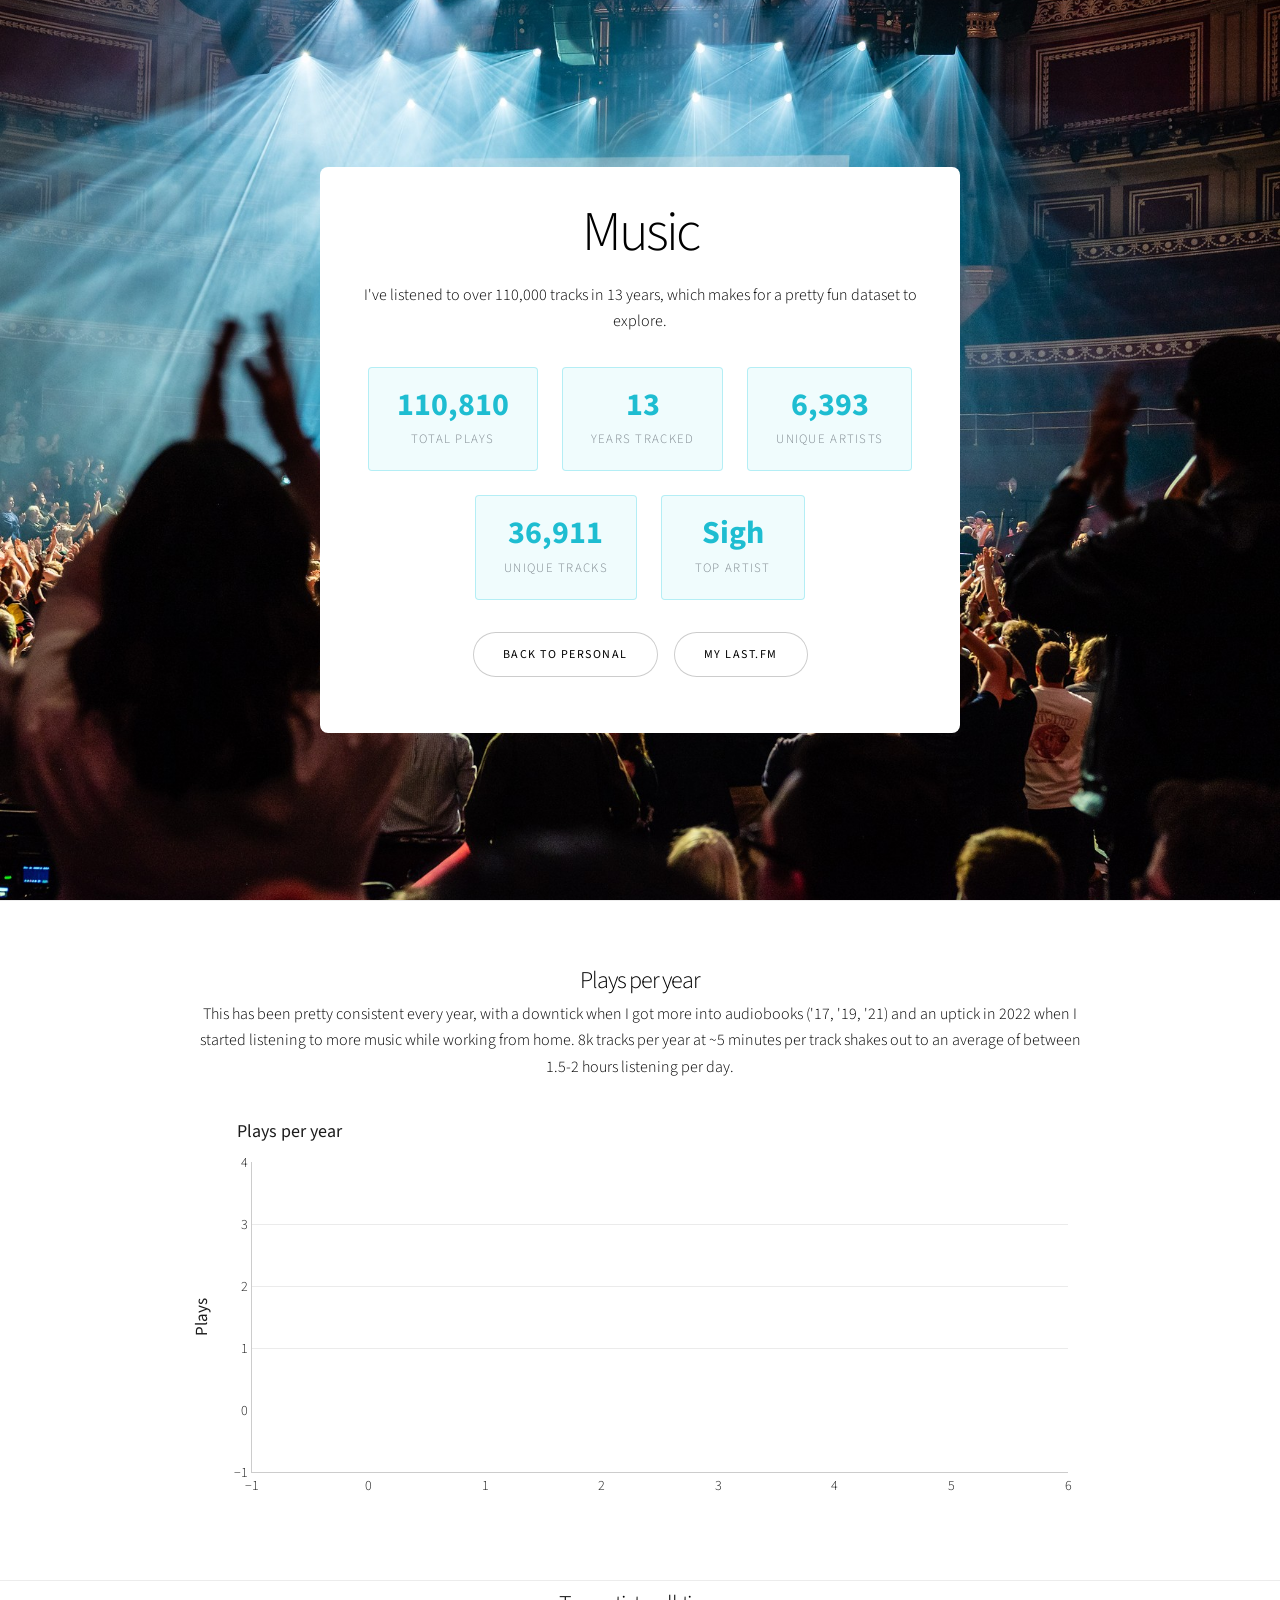
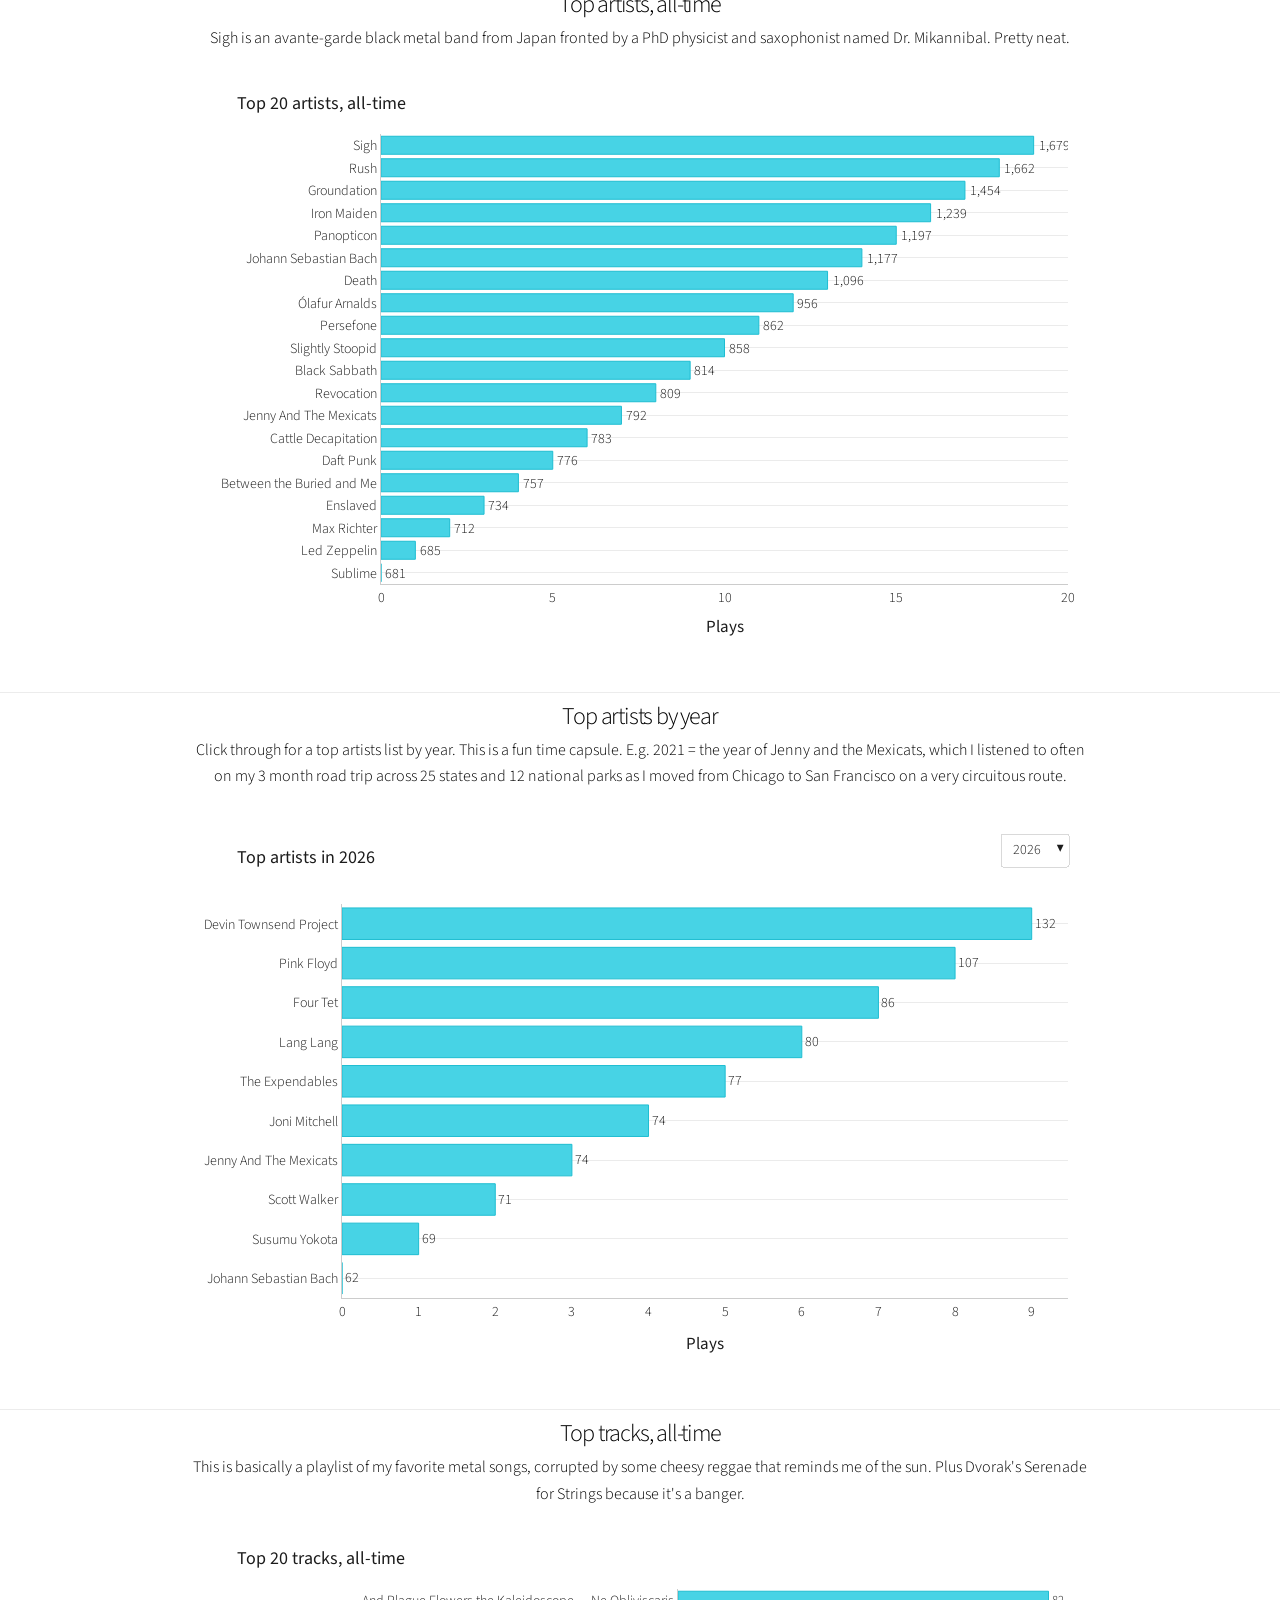
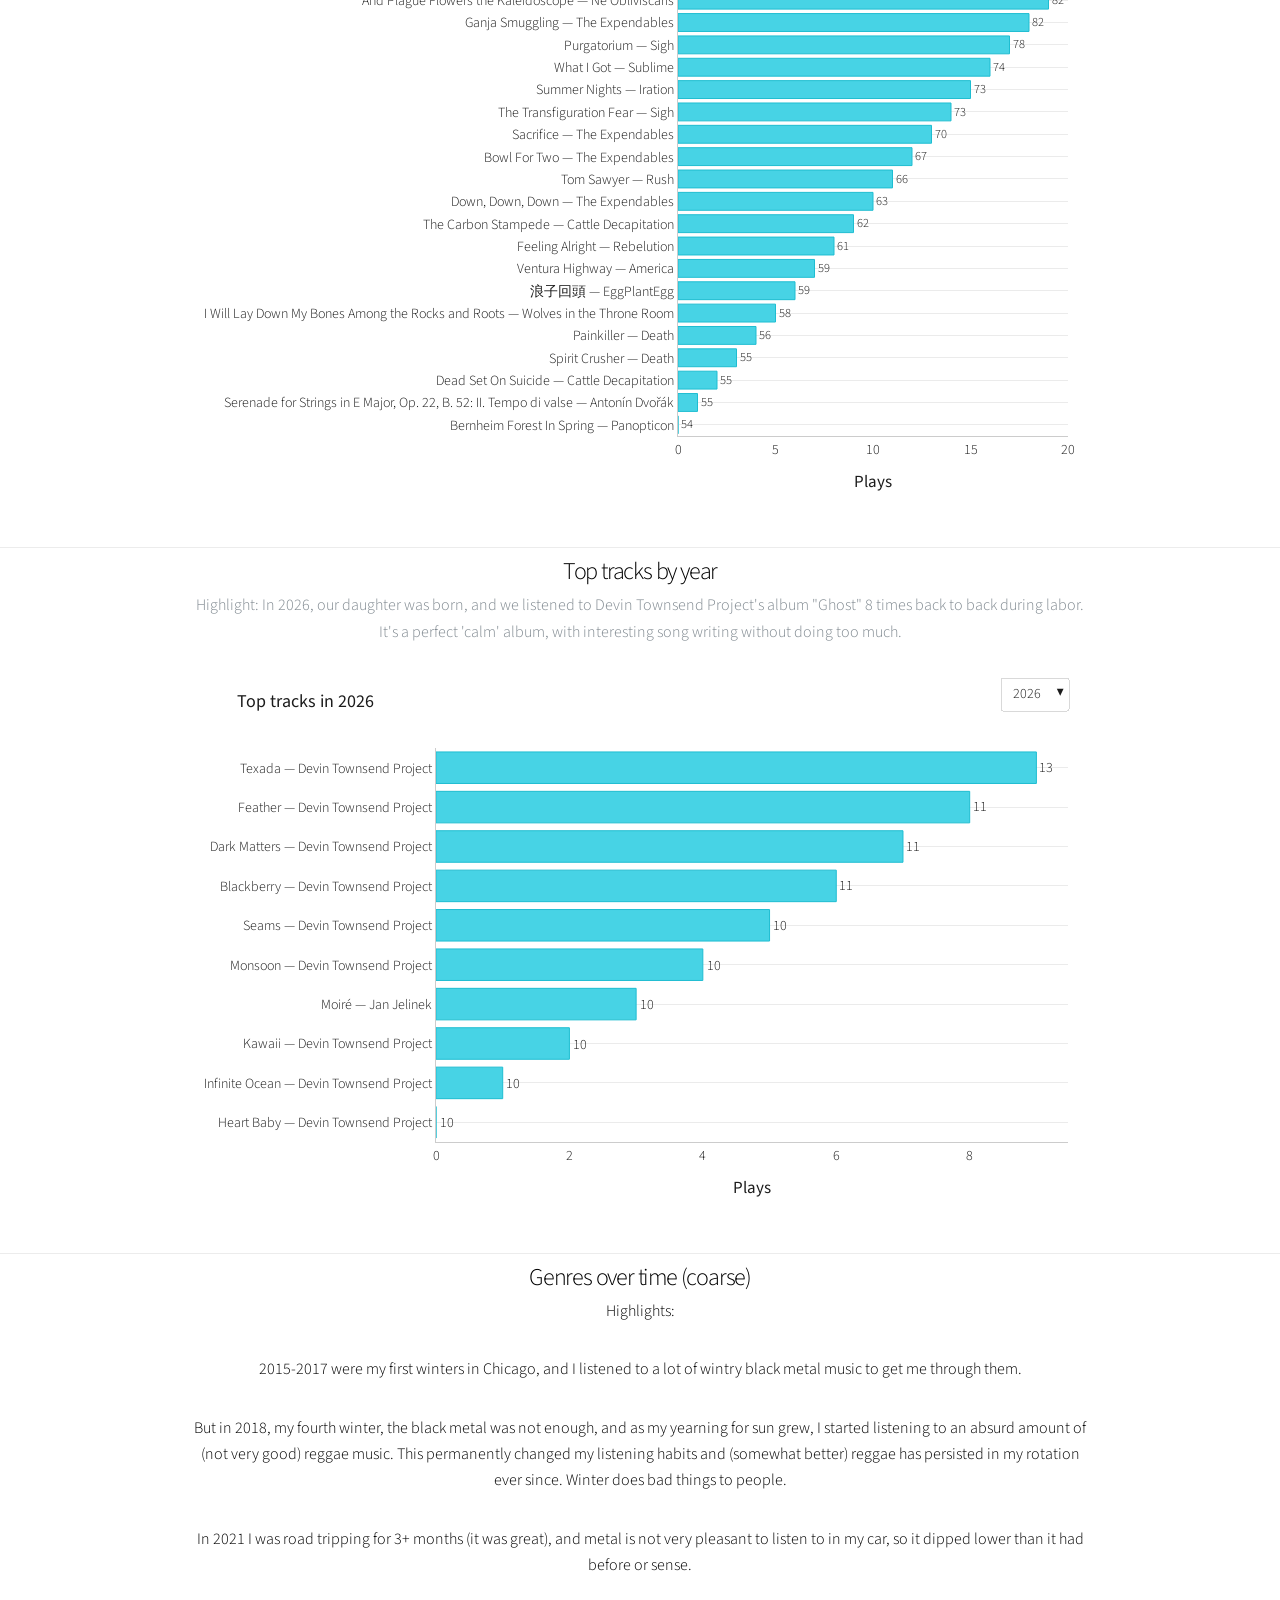
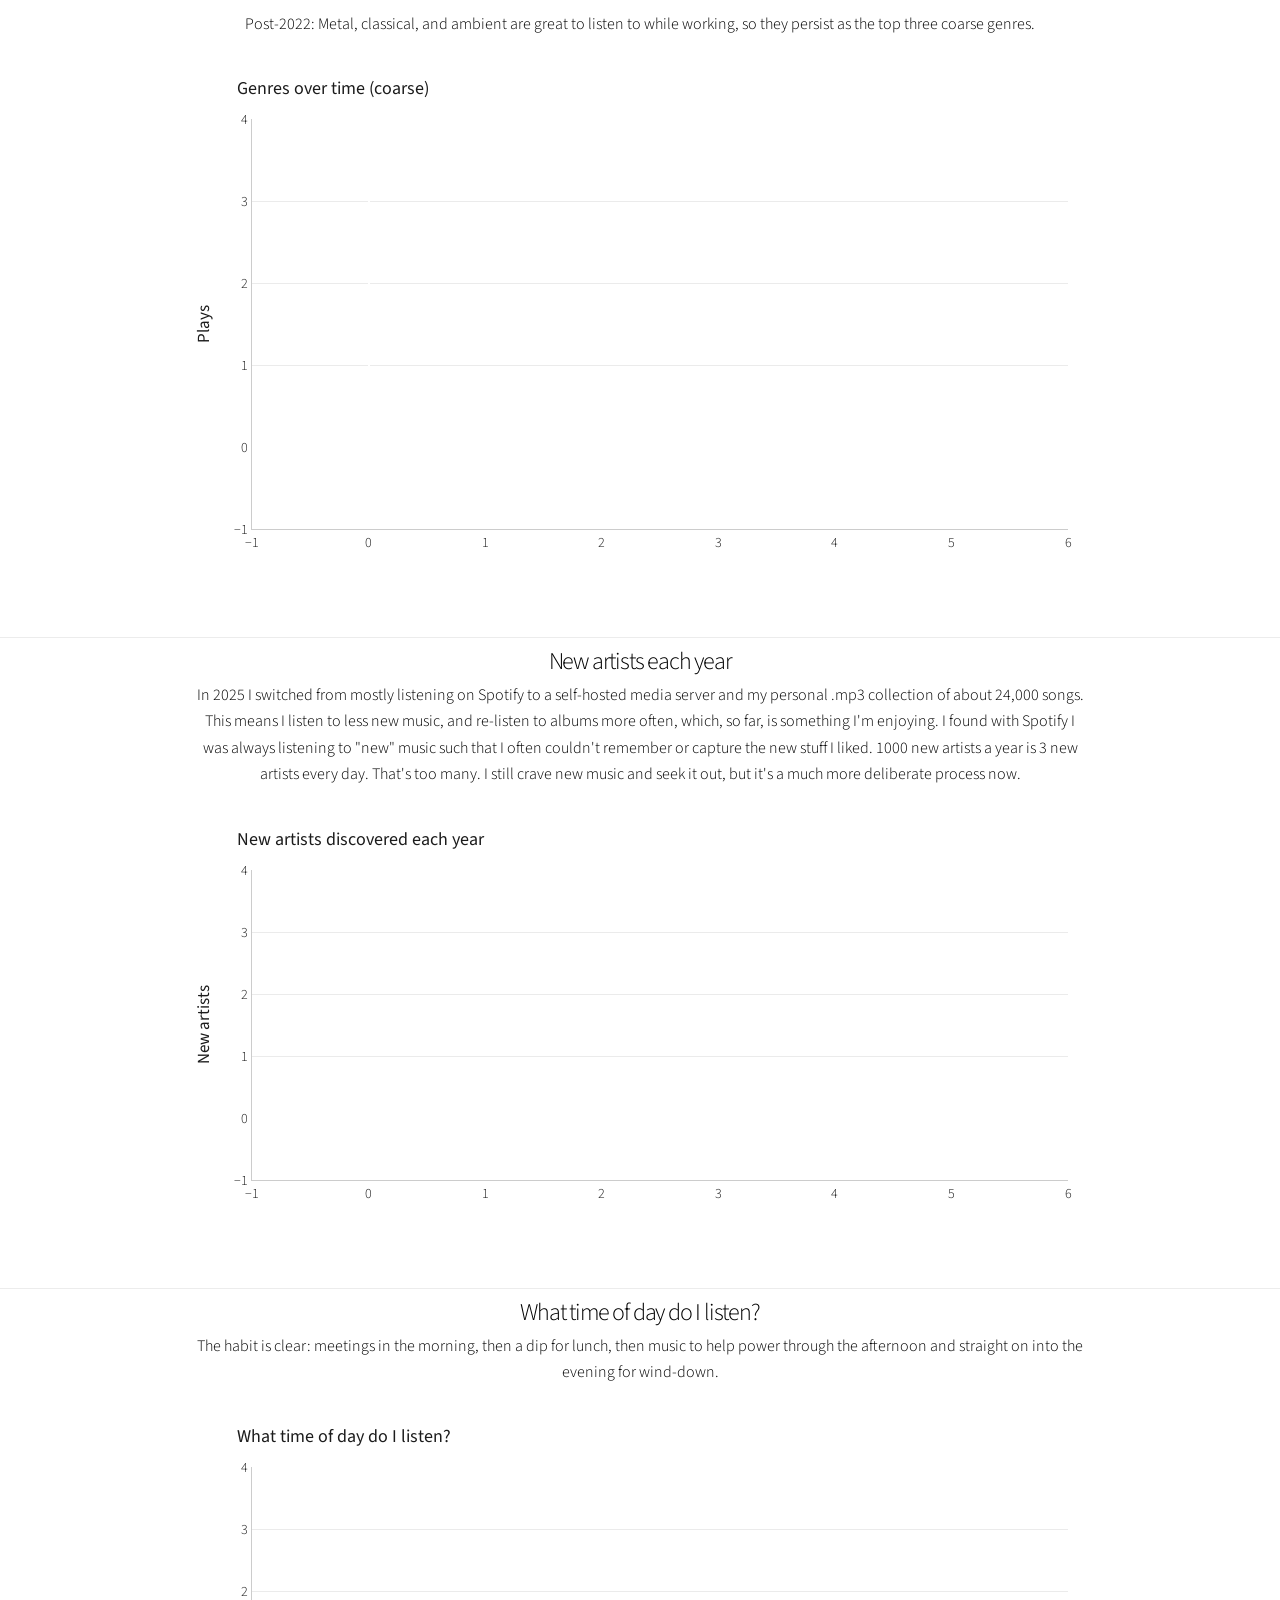
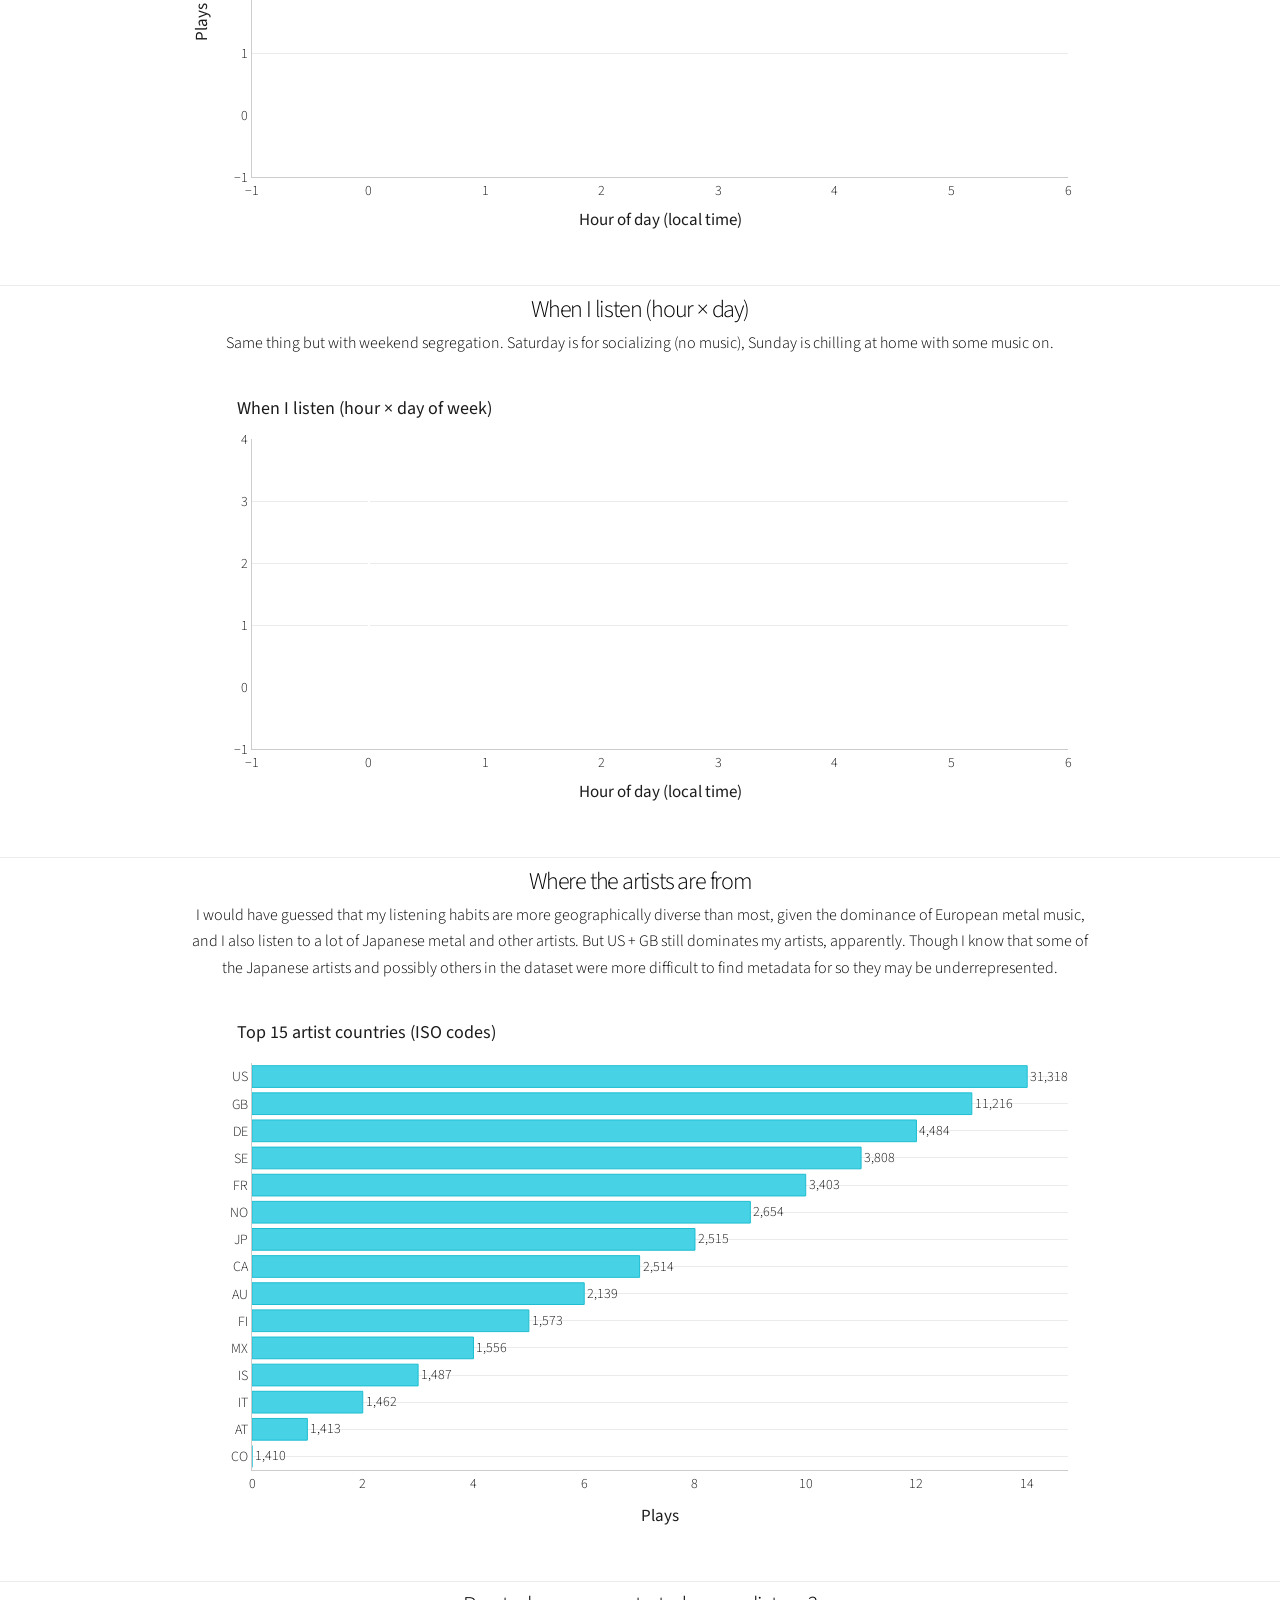
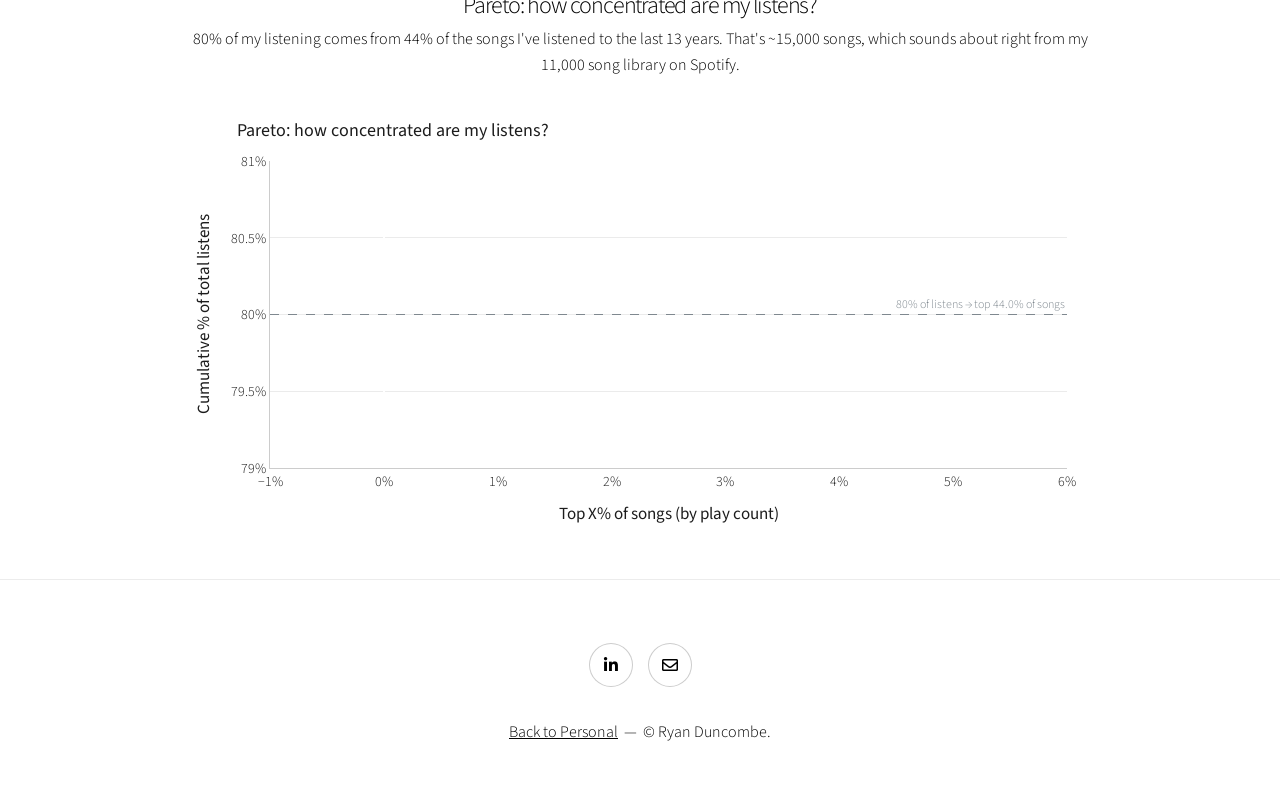
<file: music.html>
<!DOCTYPE HTML>
<html>
<head>
<title>Ryan Duncombe — Music</title>
<meta charset="utf-8" />
<meta name="viewport" content="width=device-width, initial-scale=1, user-scalable=no" />
<link rel="stylesheet" href="assets/css/main.css" />
<noscript><link rel="stylesheet" href="assets/css/noscript.css" /></noscript>
<script src="https://cdn.plot.ly/plotly-2.35.2.min.js" charset="utf-8"></script>
<style>
#wrapper > section.banner .content {
    text-align: center;
    padding: 2rem 2.5rem 1rem;
}
#wrapper > section.banner .content h1 { margin-top: 0; margin-bottom: 1rem; }
#wrapper > section.banner .content .actions { justify-content: center; }

.music-stats {
    list-style: none; padding: 0; margin: 2rem 0 0;
    display: flex; flex-wrap: wrap; gap: 1.5rem; justify-content: center;
}
.music-stats li {
    padding: 1.25rem 1.75rem; min-width: 9rem;
    background: rgba(71, 211, 229, 0.08);
    border: 1px solid rgba(71, 211, 229, 0.35);
    border-radius: 4px; text-align: center;
}
.music-stats .stat-num {
    display: block; font-size: 2rem; font-weight: 700; color: #1ebdd1;
    line-height: 1.1;
}
.music-stats .stat-label {
    display: block; font-size: 0.8rem; letter-spacing: 0.1em;
    text-transform: uppercase; color: #7f888f; margin-top: 0.4rem;
}

.chart-section { padding-bottom: 1rem; }
.chart-section .inner { max-width: 1100px; margin: 0 auto; padding: 3rem 2rem; }
.chart-section + .chart-section .inner { padding-top: 0.5rem; }
.chart-section h3 { margin-bottom: 0.25rem; }
.chart-section .blurb { color: #7f888f; margin-bottom: 1.25rem; }
</style>
</head>
<body class="is-preload">
<div id="wrapper" class="divided">

  <section class="banner style2 orient-center content-align-center image-position-center onload-image-fade-in fullscreen">
    <div class="content">
      <h1>Music</h1>
      <p>I've listened to over 110,000 tracks in 13 years, which makes for a pretty fun dataset to explore.</p>
      <!-- stats -->
<ul class="music-stats"><li><span class="stat-num">110,810</span><span class="stat-label">Total plays</span></li><li><span class="stat-num">13</span><span class="stat-label">Years tracked</span></li><li><span class="stat-num">6,393</span><span class="stat-label">Unique artists</span></li><li><span class="stat-num">36,911</span><span class="stat-label">Unique tracks</span></li><li><span class="stat-num">Sigh</span><span class="stat-label">Top artist</span></li></ul>
      <!-- /stats -->
      <ul class="actions" style="justify-content:center; margin-top:2rem;">
        <li><a href="personal.html" class="button">Back to Personal</a></li>
        <li><a href="https://www.last.fm/user/rkd92" class="button">My Last.fm</a></li>
      </ul>
    </div>
    <div class="image">
      <img src="images/music.JPEG" alt="" style="object-position: center;" />
    </div>
  </section>

  <section class="wrapper style1 align-center chart-section">
    <div class="inner">
      <h3>Plays per year</h3>
      <p>This has been pretty consistent every year, with a downtick when I got more into audiobooks ('17, '19, '21) and an uptick in 2022 when I started listening to more music while working from home. 8k tracks per year at ~5 minutes per track shakes out to an average of between 1.5-2 hours listening per day. </p>

      <!-- chart:plays_per_year -->
<div>                            <div id="86b86130-d5fd-4707-bfa9-ba367444b91e" class="plotly-graph-div" style="height:420px; width:100%;"></div>            <script>                window.PLOTLYENV=window.PLOTLYENV || {};                                if (document.getElementById("86b86130-d5fd-4707-bfa9-ba367444b91e")) {                    Plotly.newPlot(                        "86b86130-d5fd-4707-bfa9-ba367444b91e",                        [{"hovertemplate":"\u003cb\u003e%{x}\u003c\u002fb\u003e\u003cbr\u003e%{y:,} plays\u003cextra\u003e\u003c\u002fextra\u003e","marker":{"color":"#47D3E5","line":{"color":"#1ebdd1","width":1}},"x":{"dtype":"i2","bdata":"3gffB+AH4QfiB+MH5AflB+YH5wfoB+kH6gc="},"y":{"dtype":"i2","bdata":"tCJrGjkeKRSGIsUUIhoAGGQpHCqaPqAyMhM="},"type":"bar"}],                        {"template":{"data":{"histogram2dcontour":[{"type":"histogram2dcontour","colorbar":{"outlinewidth":0,"ticks":""},"colorscale":[[0.0,"#0d0887"],[0.1111111111111111,"#46039f"],[0.2222222222222222,"#7201a8"],[0.3333333333333333,"#9c179e"],[0.4444444444444444,"#bd3786"],[0.5555555555555556,"#d8576b"],[0.6666666666666666,"#ed7953"],[0.7777777777777778,"#fb9f3a"],[0.8888888888888888,"#fdca26"],[1.0,"#f0f921"]]}],"choropleth":[{"type":"choropleth","colorbar":{"outlinewidth":0,"ticks":""}}],"histogram2d":[{"type":"histogram2d","colorbar":{"outlinewidth":0,"ticks":""},"colorscale":[[0.0,"#0d0887"],[0.1111111111111111,"#46039f"],[0.2222222222222222,"#7201a8"],[0.3333333333333333,"#9c179e"],[0.4444444444444444,"#bd3786"],[0.5555555555555556,"#d8576b"],[0.6666666666666666,"#ed7953"],[0.7777777777777778,"#fb9f3a"],[0.8888888888888888,"#fdca26"],[1.0,"#f0f921"]]}],"heatmap":[{"type":"heatmap","colorbar":{"outlinewidth":0,"ticks":""},"colorscale":[[0.0,"#0d0887"],[0.1111111111111111,"#46039f"],[0.2222222222222222,"#7201a8"],[0.3333333333333333,"#9c179e"],[0.4444444444444444,"#bd3786"],[0.5555555555555556,"#d8576b"],[0.6666666666666666,"#ed7953"],[0.7777777777777778,"#fb9f3a"],[0.8888888888888888,"#fdca26"],[1.0,"#f0f921"]]}],"contourcarpet":[{"type":"contourcarpet","colorbar":{"outlinewidth":0,"ticks":""}}],"contour":[{"type":"contour","colorbar":{"outlinewidth":0,"ticks":""},"colorscale":[[0.0,"#0d0887"],[0.1111111111111111,"#46039f"],[0.2222222222222222,"#7201a8"],[0.3333333333333333,"#9c179e"],[0.4444444444444444,"#bd3786"],[0.5555555555555556,"#d8576b"],[0.6666666666666666,"#ed7953"],[0.7777777777777778,"#fb9f3a"],[0.8888888888888888,"#fdca26"],[1.0,"#f0f921"]]}],"surface":[{"type":"surface","colorbar":{"outlinewidth":0,"ticks":""},"colorscale":[[0.0,"#0d0887"],[0.1111111111111111,"#46039f"],[0.2222222222222222,"#7201a8"],[0.3333333333333333,"#9c179e"],[0.4444444444444444,"#bd3786"],[0.5555555555555556,"#d8576b"],[0.6666666666666666,"#ed7953"],[0.7777777777777778,"#fb9f3a"],[0.8888888888888888,"#fdca26"],[1.0,"#f0f921"]]}],"mesh3d":[{"type":"mesh3d","colorbar":{"outlinewidth":0,"ticks":""}}],"scatter":[{"fillpattern":{"fillmode":"overlay","size":10,"solidity":0.2},"type":"scatter"}],"parcoords":[{"type":"parcoords","line":{"colorbar":{"outlinewidth":0,"ticks":""}}}],"scatterpolargl":[{"type":"scatterpolargl","marker":{"colorbar":{"outlinewidth":0,"ticks":""}}}],"bar":[{"error_x":{"color":"#2a3f5f"},"error_y":{"color":"#2a3f5f"},"marker":{"line":{"color":"#E5ECF6","width":0.5},"pattern":{"fillmode":"overlay","size":10,"solidity":0.2}},"type":"bar"}],"scattergeo":[{"type":"scattergeo","marker":{"colorbar":{"outlinewidth":0,"ticks":""}}}],"scatterpolar":[{"type":"scatterpolar","marker":{"colorbar":{"outlinewidth":0,"ticks":""}}}],"histogram":[{"marker":{"pattern":{"fillmode":"overlay","size":10,"solidity":0.2}},"type":"histogram"}],"scattergl":[{"type":"scattergl","marker":{"colorbar":{"outlinewidth":0,"ticks":""}}}],"scatter3d":[{"type":"scatter3d","line":{"colorbar":{"outlinewidth":0,"ticks":""}},"marker":{"colorbar":{"outlinewidth":0,"ticks":""}}}],"scattermap":[{"type":"scattermap","marker":{"colorbar":{"outlinewidth":0,"ticks":""}}}],"scattermapbox":[{"type":"scattermapbox","marker":{"colorbar":{"outlinewidth":0,"ticks":""}}}],"scatterternary":[{"type":"scatterternary","marker":{"colorbar":{"outlinewidth":0,"ticks":""}}}],"scattercarpet":[{"type":"scattercarpet","marker":{"colorbar":{"outlinewidth":0,"ticks":""}}}],"carpet":[{"aaxis":{"endlinecolor":"#2a3f5f","gridcolor":"white","linecolor":"white","minorgridcolor":"white","startlinecolor":"#2a3f5f"},"baxis":{"endlinecolor":"#2a3f5f","gridcolor":"white","linecolor":"white","minorgridcolor":"white","startlinecolor":"#2a3f5f"},"type":"carpet"}],"table":[{"cells":{"fill":{"color":"#EBF0F8"},"line":{"color":"white"}},"header":{"fill":{"color":"#C8D4E3"},"line":{"color":"white"}},"type":"table"}],"barpolar":[{"marker":{"line":{"color":"#E5ECF6","width":0.5},"pattern":{"fillmode":"overlay","size":10,"solidity":0.2}},"type":"barpolar"}],"pie":[{"automargin":true,"type":"pie"}]},"layout":{"autotypenumbers":"strict","colorway":["#636efa","#EF553B","#00cc96","#ab63fa","#FFA15A","#19d3f3","#FF6692","#B6E880","#FF97FF","#FECB52"],"font":{"color":"#2a3f5f"},"hovermode":"closest","hoverlabel":{"align":"left"},"paper_bgcolor":"white","plot_bgcolor":"#E5ECF6","polar":{"bgcolor":"#E5ECF6","angularaxis":{"gridcolor":"white","linecolor":"white","ticks":""},"radialaxis":{"gridcolor":"white","linecolor":"white","ticks":""}},"ternary":{"bgcolor":"#E5ECF6","aaxis":{"gridcolor":"white","linecolor":"white","ticks":""},"baxis":{"gridcolor":"white","linecolor":"white","ticks":""},"caxis":{"gridcolor":"white","linecolor":"white","ticks":""}},"coloraxis":{"colorbar":{"outlinewidth":0,"ticks":""}},"colorscale":{"sequential":[[0.0,"#0d0887"],[0.1111111111111111,"#46039f"],[0.2222222222222222,"#7201a8"],[0.3333333333333333,"#9c179e"],[0.4444444444444444,"#bd3786"],[0.5555555555555556,"#d8576b"],[0.6666666666666666,"#ed7953"],[0.7777777777777778,"#fb9f3a"],[0.8888888888888888,"#fdca26"],[1.0,"#f0f921"]],"sequentialminus":[[0.0,"#0d0887"],[0.1111111111111111,"#46039f"],[0.2222222222222222,"#7201a8"],[0.3333333333333333,"#9c179e"],[0.4444444444444444,"#bd3786"],[0.5555555555555556,"#d8576b"],[0.6666666666666666,"#ed7953"],[0.7777777777777778,"#fb9f3a"],[0.8888888888888888,"#fdca26"],[1.0,"#f0f921"]],"diverging":[[0,"#8e0152"],[0.1,"#c51b7d"],[0.2,"#de77ae"],[0.3,"#f1b6da"],[0.4,"#fde0ef"],[0.5,"#f7f7f7"],[0.6,"#e6f5d0"],[0.7,"#b8e186"],[0.8,"#7fbc41"],[0.9,"#4d9221"],[1,"#276419"]]},"xaxis":{"gridcolor":"white","linecolor":"white","ticks":"","title":{"standoff":15},"zerolinecolor":"white","automargin":true,"zerolinewidth":2},"yaxis":{"gridcolor":"white","linecolor":"white","ticks":"","title":{"standoff":15},"zerolinecolor":"white","automargin":true,"zerolinewidth":2},"scene":{"xaxis":{"backgroundcolor":"#E5ECF6","gridcolor":"white","linecolor":"white","showbackground":true,"ticks":"","zerolinecolor":"white","gridwidth":2},"yaxis":{"backgroundcolor":"#E5ECF6","gridcolor":"white","linecolor":"white","showbackground":true,"ticks":"","zerolinecolor":"white","gridwidth":2},"zaxis":{"backgroundcolor":"#E5ECF6","gridcolor":"white","linecolor":"white","showbackground":true,"ticks":"","zerolinecolor":"white","gridwidth":2}},"shapedefaults":{"line":{"color":"#2a3f5f"}},"annotationdefaults":{"arrowcolor":"#2a3f5f","arrowhead":0,"arrowwidth":1},"geo":{"bgcolor":"white","landcolor":"#E5ECF6","subunitcolor":"white","showland":true,"showlakes":true,"lakecolor":"white"},"title":{"x":0.05},"mapbox":{"style":"light"}}},"title":{"text":"Plays per year","font":{"size":18}},"xaxis":{"title":{},"showgrid":false,"linecolor":"rgba(0,0,0,0.2)"},"yaxis":{"title":{"text":"Plays"},"gridcolor":"rgba(0,0,0,0.08)","linecolor":"rgba(0,0,0,0.2)"},"font":{"family":"\"Source Sans Pro\", Helvetica, sans-serif","color":"#1c1c1c","size":14},"margin":{"l":60,"r":20,"t":50,"b":60},"hoverlabel":{"font":{"family":"\"Source Sans Pro\", Helvetica, sans-serif"}},"paper_bgcolor":"rgba(0,0,0,0)","plot_bgcolor":"rgba(0,0,0,0)","height":420},                        {"displaylogo": false, "responsive": true}                    )                };            </script>        </div>
      <!-- /chart:plays_per_year -->
    </div>
  </section>

  <section class="wrapper style1 align-center chart-section">
    <div class="inner">
      <h3>Top artists, all-time</h3>
      <p>Sigh is an avante-garde black metal band from Japan fronted by a PhD physicist and saxophonist named Dr. Mikannibal. Pretty neat.<p>
      <!-- chart:top_artists_alltime -->
<div>                            <div id="4fea80be-4dd4-4158-bfd9-6be8fdce2f84" class="plotly-graph-div" style="height:560px; width:100%;"></div>            <script>                window.PLOTLYENV=window.PLOTLYENV || {};                                if (document.getElementById("4fea80be-4dd4-4158-bfd9-6be8fdce2f84")) {                    Plotly.newPlot(                        "4fea80be-4dd4-4158-bfd9-6be8fdce2f84",                        [{"hovertemplate":"\u003cb\u003e%{y}\u003c\u002fb\u003e\u003cbr\u003e%{x:,} plays\u003cextra\u003e\u003c\u002fextra\u003e","marker":{"color":"#47D3E5","line":{"color":"#1ebdd1","width":1}},"orientation":"h","text":["681","685","712","734","757","776","783","792","809","814","858","862","956","1,096","1,177","1,197","1,239","1,454","1,662","1,679"],"textposition":"outside","x":{"dtype":"i2","bdata":"qQKtAsgC3gL1AggDDwMYAykDLgNaA14DvANIBJkErQTXBK4FfgaPBg=="},"y":["Sublime","Led Zeppelin","Max Richter","Enslaved","Between the Buried and Me","Daft Punk","Cattle Decapitation","Jenny And The Mexicats","Revocation","Black Sabbath","Slightly Stoopid","Persefone","\u00d3lafur Arnalds","Death","Johann Sebastian Bach","Panopticon","Iron Maiden","Groundation","Rush","Sigh"],"type":"bar"}],                        {"template":{"data":{"histogram2dcontour":[{"type":"histogram2dcontour","colorbar":{"outlinewidth":0,"ticks":""},"colorscale":[[0.0,"#0d0887"],[0.1111111111111111,"#46039f"],[0.2222222222222222,"#7201a8"],[0.3333333333333333,"#9c179e"],[0.4444444444444444,"#bd3786"],[0.5555555555555556,"#d8576b"],[0.6666666666666666,"#ed7953"],[0.7777777777777778,"#fb9f3a"],[0.8888888888888888,"#fdca26"],[1.0,"#f0f921"]]}],"choropleth":[{"type":"choropleth","colorbar":{"outlinewidth":0,"ticks":""}}],"histogram2d":[{"type":"histogram2d","colorbar":{"outlinewidth":0,"ticks":""},"colorscale":[[0.0,"#0d0887"],[0.1111111111111111,"#46039f"],[0.2222222222222222,"#7201a8"],[0.3333333333333333,"#9c179e"],[0.4444444444444444,"#bd3786"],[0.5555555555555556,"#d8576b"],[0.6666666666666666,"#ed7953"],[0.7777777777777778,"#fb9f3a"],[0.8888888888888888,"#fdca26"],[1.0,"#f0f921"]]}],"heatmap":[{"type":"heatmap","colorbar":{"outlinewidth":0,"ticks":""},"colorscale":[[0.0,"#0d0887"],[0.1111111111111111,"#46039f"],[0.2222222222222222,"#7201a8"],[0.3333333333333333,"#9c179e"],[0.4444444444444444,"#bd3786"],[0.5555555555555556,"#d8576b"],[0.6666666666666666,"#ed7953"],[0.7777777777777778,"#fb9f3a"],[0.8888888888888888,"#fdca26"],[1.0,"#f0f921"]]}],"contourcarpet":[{"type":"contourcarpet","colorbar":{"outlinewidth":0,"ticks":""}}],"contour":[{"type":"contour","colorbar":{"outlinewidth":0,"ticks":""},"colorscale":[[0.0,"#0d0887"],[0.1111111111111111,"#46039f"],[0.2222222222222222,"#7201a8"],[0.3333333333333333,"#9c179e"],[0.4444444444444444,"#bd3786"],[0.5555555555555556,"#d8576b"],[0.6666666666666666,"#ed7953"],[0.7777777777777778,"#fb9f3a"],[0.8888888888888888,"#fdca26"],[1.0,"#f0f921"]]}],"surface":[{"type":"surface","colorbar":{"outlinewidth":0,"ticks":""},"colorscale":[[0.0,"#0d0887"],[0.1111111111111111,"#46039f"],[0.2222222222222222,"#7201a8"],[0.3333333333333333,"#9c179e"],[0.4444444444444444,"#bd3786"],[0.5555555555555556,"#d8576b"],[0.6666666666666666,"#ed7953"],[0.7777777777777778,"#fb9f3a"],[0.8888888888888888,"#fdca26"],[1.0,"#f0f921"]]}],"mesh3d":[{"type":"mesh3d","colorbar":{"outlinewidth":0,"ticks":""}}],"scatter":[{"fillpattern":{"fillmode":"overlay","size":10,"solidity":0.2},"type":"scatter"}],"parcoords":[{"type":"parcoords","line":{"colorbar":{"outlinewidth":0,"ticks":""}}}],"scatterpolargl":[{"type":"scatterpolargl","marker":{"colorbar":{"outlinewidth":0,"ticks":""}}}],"bar":[{"error_x":{"color":"#2a3f5f"},"error_y":{"color":"#2a3f5f"},"marker":{"line":{"color":"#E5ECF6","width":0.5},"pattern":{"fillmode":"overlay","size":10,"solidity":0.2}},"type":"bar"}],"scattergeo":[{"type":"scattergeo","marker":{"colorbar":{"outlinewidth":0,"ticks":""}}}],"scatterpolar":[{"type":"scatterpolar","marker":{"colorbar":{"outlinewidth":0,"ticks":""}}}],"histogram":[{"marker":{"pattern":{"fillmode":"overlay","size":10,"solidity":0.2}},"type":"histogram"}],"scattergl":[{"type":"scattergl","marker":{"colorbar":{"outlinewidth":0,"ticks":""}}}],"scatter3d":[{"type":"scatter3d","line":{"colorbar":{"outlinewidth":0,"ticks":""}},"marker":{"colorbar":{"outlinewidth":0,"ticks":""}}}],"scattermap":[{"type":"scattermap","marker":{"colorbar":{"outlinewidth":0,"ticks":""}}}],"scattermapbox":[{"type":"scattermapbox","marker":{"colorbar":{"outlinewidth":0,"ticks":""}}}],"scatterternary":[{"type":"scatterternary","marker":{"colorbar":{"outlinewidth":0,"ticks":""}}}],"scattercarpet":[{"type":"scattercarpet","marker":{"colorbar":{"outlinewidth":0,"ticks":""}}}],"carpet":[{"aaxis":{"endlinecolor":"#2a3f5f","gridcolor":"white","linecolor":"white","minorgridcolor":"white","startlinecolor":"#2a3f5f"},"baxis":{"endlinecolor":"#2a3f5f","gridcolor":"white","linecolor":"white","minorgridcolor":"white","startlinecolor":"#2a3f5f"},"type":"carpet"}],"table":[{"cells":{"fill":{"color":"#EBF0F8"},"line":{"color":"white"}},"header":{"fill":{"color":"#C8D4E3"},"line":{"color":"white"}},"type":"table"}],"barpolar":[{"marker":{"line":{"color":"#E5ECF6","width":0.5},"pattern":{"fillmode":"overlay","size":10,"solidity":0.2}},"type":"barpolar"}],"pie":[{"automargin":true,"type":"pie"}]},"layout":{"autotypenumbers":"strict","colorway":["#636efa","#EF553B","#00cc96","#ab63fa","#FFA15A","#19d3f3","#FF6692","#B6E880","#FF97FF","#FECB52"],"font":{"color":"#2a3f5f"},"hovermode":"closest","hoverlabel":{"align":"left"},"paper_bgcolor":"white","plot_bgcolor":"#E5ECF6","polar":{"bgcolor":"#E5ECF6","angularaxis":{"gridcolor":"white","linecolor":"white","ticks":""},"radialaxis":{"gridcolor":"white","linecolor":"white","ticks":""}},"ternary":{"bgcolor":"#E5ECF6","aaxis":{"gridcolor":"white","linecolor":"white","ticks":""},"baxis":{"gridcolor":"white","linecolor":"white","ticks":""},"caxis":{"gridcolor":"white","linecolor":"white","ticks":""}},"coloraxis":{"colorbar":{"outlinewidth":0,"ticks":""}},"colorscale":{"sequential":[[0.0,"#0d0887"],[0.1111111111111111,"#46039f"],[0.2222222222222222,"#7201a8"],[0.3333333333333333,"#9c179e"],[0.4444444444444444,"#bd3786"],[0.5555555555555556,"#d8576b"],[0.6666666666666666,"#ed7953"],[0.7777777777777778,"#fb9f3a"],[0.8888888888888888,"#fdca26"],[1.0,"#f0f921"]],"sequentialminus":[[0.0,"#0d0887"],[0.1111111111111111,"#46039f"],[0.2222222222222222,"#7201a8"],[0.3333333333333333,"#9c179e"],[0.4444444444444444,"#bd3786"],[0.5555555555555556,"#d8576b"],[0.6666666666666666,"#ed7953"],[0.7777777777777778,"#fb9f3a"],[0.8888888888888888,"#fdca26"],[1.0,"#f0f921"]],"diverging":[[0,"#8e0152"],[0.1,"#c51b7d"],[0.2,"#de77ae"],[0.3,"#f1b6da"],[0.4,"#fde0ef"],[0.5,"#f7f7f7"],[0.6,"#e6f5d0"],[0.7,"#b8e186"],[0.8,"#7fbc41"],[0.9,"#4d9221"],[1,"#276419"]]},"xaxis":{"gridcolor":"white","linecolor":"white","ticks":"","title":{"standoff":15},"zerolinecolor":"white","automargin":true,"zerolinewidth":2},"yaxis":{"gridcolor":"white","linecolor":"white","ticks":"","title":{"standoff":15},"zerolinecolor":"white","automargin":true,"zerolinewidth":2},"scene":{"xaxis":{"backgroundcolor":"#E5ECF6","gridcolor":"white","linecolor":"white","showbackground":true,"ticks":"","zerolinecolor":"white","gridwidth":2},"yaxis":{"backgroundcolor":"#E5ECF6","gridcolor":"white","linecolor":"white","showbackground":true,"ticks":"","zerolinecolor":"white","gridwidth":2},"zaxis":{"backgroundcolor":"#E5ECF6","gridcolor":"white","linecolor":"white","showbackground":true,"ticks":"","zerolinecolor":"white","gridwidth":2}},"shapedefaults":{"line":{"color":"#2a3f5f"}},"annotationdefaults":{"arrowcolor":"#2a3f5f","arrowhead":0,"arrowwidth":1},"geo":{"bgcolor":"white","landcolor":"#E5ECF6","subunitcolor":"white","showland":true,"showlakes":true,"lakecolor":"white"},"title":{"x":0.05},"mapbox":{"style":"light"}}},"title":{"text":"Top 20 artists, all-time","font":{"size":18}},"xaxis":{"title":{"text":"Plays"},"showgrid":false,"linecolor":"rgba(0,0,0,0.2)"},"yaxis":{"title":{},"gridcolor":"rgba(0,0,0,0.08)","linecolor":"rgba(0,0,0,0.2)"},"font":{"family":"\"Source Sans Pro\", Helvetica, sans-serif","color":"#1c1c1c","size":14},"margin":{"l":60,"r":20,"t":50,"b":60},"hoverlabel":{"font":{"family":"\"Source Sans Pro\", Helvetica, sans-serif"}},"paper_bgcolor":"rgba(0,0,0,0)","plot_bgcolor":"rgba(0,0,0,0)","height":560},                        {"displaylogo": false, "responsive": true}                    )                };            </script>        </div>
      <!-- /chart:top_artists_alltime -->
    </div>
  </section>

  <section class="wrapper style1 align-center chart-section">
    <div class="inner">
      <h3>Top artists by year</h3>
      <p>Click through for a top artists list by year. This is a fun time capsule. E.g. 2021 = the year of Jenny and the Mexicats, which I listened to often on my 3 month road trip across 25 states and 12 national parks as I moved from Chicago to San Francisco on a very circuitous route.</p>
      <!-- chart:top_artists_by_year -->
<div>                            <div id="664c79ed-4fa7-4bee-b6fd-c65fa5ea91c6" class="plotly-graph-div" style="height:540px; width:100%;"></div>            <script>                window.PLOTLYENV=window.PLOTLYENV || {};                                if (document.getElementById("664c79ed-4fa7-4bee-b6fd-c65fa5ea91c6")) {                    Plotly.newPlot(                        "664c79ed-4fa7-4bee-b6fd-c65fa5ea91c6",                        [{"hovertemplate":"\u003cb\u003e%{y}\u003c\u002fb\u003e\u003cbr\u003e%{x:,} plays\u003cextra\u003e\u003c\u002fextra\u003e","marker":{"color":"#47D3E5","line":{"color":"#1ebdd1","width":1}},"name":"2014","orientation":"h","text":["165","167","173","191","208","232","246","252","330","449"],"textposition":"outside","visible":false,"x":{"dtype":"i2","bdata":"pQCnAK0AvwDQAOgA9gD8AEoBwQE="},"y":["Persefone","Black Sabbath","Panopticon","Iron Maiden","Summoning","Between the Buried and Me","Rush","Enslaved","CunninLynguists","Death"],"type":"bar"},{"hovertemplate":"\u003cb\u003e%{y}\u003c\u002fb\u003e\u003cbr\u003e%{x:,} plays\u003cextra\u003e\u003c\u002fextra\u003e","marker":{"color":"#47D3E5","line":{"color":"#1ebdd1","width":1}},"name":"2015","orientation":"h","text":["109","119","132","134","137","168","176","184","198","208"],"textposition":"outside","visible":false,"x":{"dtype":"i2","bdata":"bQB3AIQAhgCJAKgAsAC4AMYA0AA="},"y":["Persefone","Cattle Decapitation","Groundation","Watain","Eminem","Rush","Panopticon","Black Sabbath","Sigh","Iron Maiden"],"type":"bar"},{"hovertemplate":"\u003cb\u003e%{y}\u003c\u002fb\u003e\u003cbr\u003e%{x:,} plays\u003cextra\u003e\u003c\u002fextra\u003e","marker":{"color":"#47D3E5","line":{"color":"#1ebdd1","width":1}},"name":"2016","orientation":"h","text":["130","135","151","159","159","168","170","174","183","253"],"textposition":"outside","visible":false,"x":{"dtype":"i2","bdata":"ggCHAJcAnwCfAKgAqgCuALcA\u002fQA="},"y":["Periphery","Horrendous","Enforcer","Taake","Vektor","Inquisition","Sarpanitum","Persefone","Iron Maiden","Rush"],"type":"bar"},{"hovertemplate":"\u003cb\u003e%{y}\u003c\u002fb\u003e\u003cbr\u003e%{x:,} plays\u003cextra\u003e\u003c\u002fextra\u003e","marker":{"color":"#47D3E5","line":{"color":"#1ebdd1","width":1}},"name":"2017","orientation":"h","text":["86","89","91","102","106","113","113","126","133","160"],"textposition":"outside","visible":false,"x":{"dtype":"i2","bdata":"VgBZAFsAZgBqAHEAcQB+AIUAoAA="},"y":["Enslaved","Yo-Yo Ma","Inquisition","Between the Buried and Me","Persefone","Franz Schubert","Ludwig van Beethoven","Wolfgang Amadeus Mozart","Fr\u00e9d\u00e9ric Chopin","Johann Sebastian Bach"],"type":"bar"},{"hovertemplate":"\u003cb\u003e%{y}\u003c\u002fb\u003e\u003cbr\u003e%{x:,} plays\u003cextra\u003e\u003c\u002fextra\u003e","marker":{"color":"#47D3E5","line":{"color":"#1ebdd1","width":1}},"name":"2018","orientation":"h","text":["149","156","168","193","214","266","277","324","353","402"],"textposition":"outside","visible":false,"x":{"dtype":"i2","bdata":"lQCcAKgAwQDWAAoBFQFEAWEBkgE="},"y":["Khemmis","The Expendables","Horrendous","Panopticon","Rebelution","10 Ft. Ganja Plant","\u00d3lafur Arnalds","Sigh","Groundation","Iration"],"type":"bar"},{"hovertemplate":"\u003cb\u003e%{y}\u003c\u002fb\u003e\u003cbr\u003e%{x:,} plays\u003cextra\u003e\u003c\u002fextra\u003e","marker":{"color":"#47D3E5","line":{"color":"#1ebdd1","width":1}},"name":"2019","orientation":"h","text":["78","82","83","90","93","113","195","239","248","260"],"textposition":"outside","visible":false,"x":{"dtype":"i2","bdata":"TgBSAFMAWgBdAHEAwwDvAPgABAE="},"y":["Johann Sebastian Bach","Modest Mussorgsky","10 Ft. Ganja Plant","Ludwig van Beethoven","Panopticon","Cattle Decapitation","Iron Maiden","\u00d3lafur Arnalds","Rush","Groundation"],"type":"bar"},{"hovertemplate":"\u003cb\u003e%{y}\u003c\u002fb\u003e\u003cbr\u003e%{x:,} plays\u003cextra\u003e\u003c\u002fextra\u003e","marker":{"color":"#47D3E5","line":{"color":"#1ebdd1","width":1}},"name":"2020","orientation":"h","text":["78","78","81","83","86","96","110","117","124","138"],"textposition":"outside","visible":false,"x":{"dtype":"i2","bdata":"TgBOAFEAUwBWAGAAbgB1AHwAigA="},"y":["Forndom","Johann Sebastian Bach","Rodrigo y Gabriela","Cattle Decapitation","Hirie","Danna Paola","Sublime","The Expendables","\u00d3lafur Arnalds","Leilani Wolfgramm"],"type":"bar"},{"hovertemplate":"\u003cb\u003e%{y}\u003c\u002fb\u003e\u003cbr\u003e%{x:,} plays\u003cextra\u003e\u003c\u002fextra\u003e","marker":{"color":"#47D3E5","line":{"color":"#1ebdd1","width":1}},"name":"2021","orientation":"h","text":["61","63","72","73","73","80","96","161","172","378"],"textposition":"outside","visible":false,"x":{"dtype":"i2","bdata":"PQA\u002fAEgASQBJAFAAYAChAKwAegE="},"y":["Bomba Est\u00e9reo","Rush","Koffee","Between the Buried and Me","\u00d3lafur Arnalds","Sublime","Marissa Mur","Johann Sebastian Bach","EggPlantEgg","Jenny And The Mexicats"],"type":"bar"},{"hovertemplate":"\u003cb\u003e%{y}\u003c\u002fb\u003e\u003cbr\u003e%{x:,} plays\u003cextra\u003e\u003c\u002fextra\u003e","marker":{"color":"#47D3E5","line":{"color":"#1ebdd1","width":1}},"name":"2022","orientation":"h","text":["135","147","154","155","173","193","210","229","232","404"],"textposition":"outside","visible":false,"x":{"dtype":"i2","bdata":"hwCTAJoAmwCtAMEA0gDlAOgAlAE="},"y":["Pink Floyd","Max Richter","Pyotr Ilyich Tchaikovsky","Traditional","Anna von Hausswolff","Nerina Pallot","Groundation","Johann Sebastian Bach","Jenny And The Mexicats","Slightly Stoopid"],"type":"bar"},{"hovertemplate":"\u003cb\u003e%{y}\u003c\u002fb\u003e\u003cbr\u003e%{x:,} plays\u003cextra\u003e\u003c\u002fextra\u003e","marker":{"color":"#47D3E5","line":{"color":"#1ebdd1","width":1}},"name":"2023","orientation":"h","text":["114","119","120","138","168","174","184","219","239","396"],"textposition":"outside","visible":false,"x":{"dtype":"i2","bdata":"cgB3AHgAigCoAK4AuADbAO8AjAE="},"y":["The Ocean","Domenico Scarlatti","Led Zeppelin","Revocation","Horrendous","Daft Punk","Moby","Sigh","Rush","Polyphia"],"type":"bar"},{"hovertemplate":"\u003cb\u003e%{y}\u003c\u002fb\u003e\u003cbr\u003e%{x:,} plays\u003cextra\u003e\u003c\u002fextra\u003e","marker":{"color":"#47D3E5","line":{"color":"#1ebdd1","width":1}},"name":"2024","orientation":"h","text":["146","147","150","158","161","168","186","236","261","342"],"textposition":"outside","visible":false,"x":{"dtype":"i2","bdata":"kgCTAJYAngChAKgAugDsAAUBVgE="},"y":["Cattle Decapitation","Domenico Scarlatti","Sublime","Persefone","Alcest","Groundation","Max Richter","Death","London Grammar","Sigh"],"type":"bar"},{"hovertemplate":"\u003cb\u003e%{y}\u003c\u002fb\u003e\u003cbr\u003e%{x:,} plays\u003cextra\u003e\u003c\u002fextra\u003e","marker":{"color":"#47D3E5","line":{"color":"#1ebdd1","width":1}},"name":"2025","orientation":"h","text":["121","129","135","135","141","150","151","154","165","202"],"textposition":"outside","visible":false,"x":{"dtype":"i2","bdata":"eQCBAIcAhwCNAJYAlwCaAKUAygA="},"y":["Panopticon","Floating Points","Led Zeppelin","Slightly Stoopid","Yosi Horikawa","Revocation","Moby","Anna von Hausswolff","Daft Punk","Max Richter"],"type":"bar"},{"hovertemplate":"\u003cb\u003e%{y}\u003c\u002fb\u003e\u003cbr\u003e%{x:,} plays\u003cextra\u003e\u003c\u002fextra\u003e","marker":{"color":"#47D3E5","line":{"color":"#1ebdd1","width":1}},"name":"2026","orientation":"h","text":["62","69","71","74","74","77","80","86","107","132"],"textposition":"outside","visible":true,"x":{"dtype":"i2","bdata":"PgBFAEcASgBKAE0AUABWAGsAhAA="},"y":["Johann Sebastian Bach","Susumu Yokota","Scott Walker","Jenny And The Mexicats","Joni Mitchell","The Expendables","Lang Lang","Four Tet","Pink Floyd","Devin Townsend Project"],"type":"bar"}],                        {"template":{"data":{"histogram2dcontour":[{"type":"histogram2dcontour","colorbar":{"outlinewidth":0,"ticks":""},"colorscale":[[0.0,"#0d0887"],[0.1111111111111111,"#46039f"],[0.2222222222222222,"#7201a8"],[0.3333333333333333,"#9c179e"],[0.4444444444444444,"#bd3786"],[0.5555555555555556,"#d8576b"],[0.6666666666666666,"#ed7953"],[0.7777777777777778,"#fb9f3a"],[0.8888888888888888,"#fdca26"],[1.0,"#f0f921"]]}],"choropleth":[{"type":"choropleth","colorbar":{"outlinewidth":0,"ticks":""}}],"histogram2d":[{"type":"histogram2d","colorbar":{"outlinewidth":0,"ticks":""},"colorscale":[[0.0,"#0d0887"],[0.1111111111111111,"#46039f"],[0.2222222222222222,"#7201a8"],[0.3333333333333333,"#9c179e"],[0.4444444444444444,"#bd3786"],[0.5555555555555556,"#d8576b"],[0.6666666666666666,"#ed7953"],[0.7777777777777778,"#fb9f3a"],[0.8888888888888888,"#fdca26"],[1.0,"#f0f921"]]}],"heatmap":[{"type":"heatmap","colorbar":{"outlinewidth":0,"ticks":""},"colorscale":[[0.0,"#0d0887"],[0.1111111111111111,"#46039f"],[0.2222222222222222,"#7201a8"],[0.3333333333333333,"#9c179e"],[0.4444444444444444,"#bd3786"],[0.5555555555555556,"#d8576b"],[0.6666666666666666,"#ed7953"],[0.7777777777777778,"#fb9f3a"],[0.8888888888888888,"#fdca26"],[1.0,"#f0f921"]]}],"contourcarpet":[{"type":"contourcarpet","colorbar":{"outlinewidth":0,"ticks":""}}],"contour":[{"type":"contour","colorbar":{"outlinewidth":0,"ticks":""},"colorscale":[[0.0,"#0d0887"],[0.1111111111111111,"#46039f"],[0.2222222222222222,"#7201a8"],[0.3333333333333333,"#9c179e"],[0.4444444444444444,"#bd3786"],[0.5555555555555556,"#d8576b"],[0.6666666666666666,"#ed7953"],[0.7777777777777778,"#fb9f3a"],[0.8888888888888888,"#fdca26"],[1.0,"#f0f921"]]}],"surface":[{"type":"surface","colorbar":{"outlinewidth":0,"ticks":""},"colorscale":[[0.0,"#0d0887"],[0.1111111111111111,"#46039f"],[0.2222222222222222,"#7201a8"],[0.3333333333333333,"#9c179e"],[0.4444444444444444,"#bd3786"],[0.5555555555555556,"#d8576b"],[0.6666666666666666,"#ed7953"],[0.7777777777777778,"#fb9f3a"],[0.8888888888888888,"#fdca26"],[1.0,"#f0f921"]]}],"mesh3d":[{"type":"mesh3d","colorbar":{"outlinewidth":0,"ticks":""}}],"scatter":[{"fillpattern":{"fillmode":"overlay","size":10,"solidity":0.2},"type":"scatter"}],"parcoords":[{"type":"parcoords","line":{"colorbar":{"outlinewidth":0,"ticks":""}}}],"scatterpolargl":[{"type":"scatterpolargl","marker":{"colorbar":{"outlinewidth":0,"ticks":""}}}],"bar":[{"error_x":{"color":"#2a3f5f"},"error_y":{"color":"#2a3f5f"},"marker":{"line":{"color":"#E5ECF6","width":0.5},"pattern":{"fillmode":"overlay","size":10,"solidity":0.2}},"type":"bar"}],"scattergeo":[{"type":"scattergeo","marker":{"colorbar":{"outlinewidth":0,"ticks":""}}}],"scatterpolar":[{"type":"scatterpolar","marker":{"colorbar":{"outlinewidth":0,"ticks":""}}}],"histogram":[{"marker":{"pattern":{"fillmode":"overlay","size":10,"solidity":0.2}},"type":"histogram"}],"scattergl":[{"type":"scattergl","marker":{"colorbar":{"outlinewidth":0,"ticks":""}}}],"scatter3d":[{"type":"scatter3d","line":{"colorbar":{"outlinewidth":0,"ticks":""}},"marker":{"colorbar":{"outlinewidth":0,"ticks":""}}}],"scattermap":[{"type":"scattermap","marker":{"colorbar":{"outlinewidth":0,"ticks":""}}}],"scattermapbox":[{"type":"scattermapbox","marker":{"colorbar":{"outlinewidth":0,"ticks":""}}}],"scatterternary":[{"type":"scatterternary","marker":{"colorbar":{"outlinewidth":0,"ticks":""}}}],"scattercarpet":[{"type":"scattercarpet","marker":{"colorbar":{"outlinewidth":0,"ticks":""}}}],"carpet":[{"aaxis":{"endlinecolor":"#2a3f5f","gridcolor":"white","linecolor":"white","minorgridcolor":"white","startlinecolor":"#2a3f5f"},"baxis":{"endlinecolor":"#2a3f5f","gridcolor":"white","linecolor":"white","minorgridcolor":"white","startlinecolor":"#2a3f5f"},"type":"carpet"}],"table":[{"cells":{"fill":{"color":"#EBF0F8"},"line":{"color":"white"}},"header":{"fill":{"color":"#C8D4E3"},"line":{"color":"white"}},"type":"table"}],"barpolar":[{"marker":{"line":{"color":"#E5ECF6","width":0.5},"pattern":{"fillmode":"overlay","size":10,"solidity":0.2}},"type":"barpolar"}],"pie":[{"automargin":true,"type":"pie"}]},"layout":{"autotypenumbers":"strict","colorway":["#636efa","#EF553B","#00cc96","#ab63fa","#FFA15A","#19d3f3","#FF6692","#B6E880","#FF97FF","#FECB52"],"font":{"color":"#2a3f5f"},"hovermode":"closest","hoverlabel":{"align":"left"},"paper_bgcolor":"white","plot_bgcolor":"#E5ECF6","polar":{"bgcolor":"#E5ECF6","angularaxis":{"gridcolor":"white","linecolor":"white","ticks":""},"radialaxis":{"gridcolor":"white","linecolor":"white","ticks":""}},"ternary":{"bgcolor":"#E5ECF6","aaxis":{"gridcolor":"white","linecolor":"white","ticks":""},"baxis":{"gridcolor":"white","linecolor":"white","ticks":""},"caxis":{"gridcolor":"white","linecolor":"white","ticks":""}},"coloraxis":{"colorbar":{"outlinewidth":0,"ticks":""}},"colorscale":{"sequential":[[0.0,"#0d0887"],[0.1111111111111111,"#46039f"],[0.2222222222222222,"#7201a8"],[0.3333333333333333,"#9c179e"],[0.4444444444444444,"#bd3786"],[0.5555555555555556,"#d8576b"],[0.6666666666666666,"#ed7953"],[0.7777777777777778,"#fb9f3a"],[0.8888888888888888,"#fdca26"],[1.0,"#f0f921"]],"sequentialminus":[[0.0,"#0d0887"],[0.1111111111111111,"#46039f"],[0.2222222222222222,"#7201a8"],[0.3333333333333333,"#9c179e"],[0.4444444444444444,"#bd3786"],[0.5555555555555556,"#d8576b"],[0.6666666666666666,"#ed7953"],[0.7777777777777778,"#fb9f3a"],[0.8888888888888888,"#fdca26"],[1.0,"#f0f921"]],"diverging":[[0,"#8e0152"],[0.1,"#c51b7d"],[0.2,"#de77ae"],[0.3,"#f1b6da"],[0.4,"#fde0ef"],[0.5,"#f7f7f7"],[0.6,"#e6f5d0"],[0.7,"#b8e186"],[0.8,"#7fbc41"],[0.9,"#4d9221"],[1,"#276419"]]},"xaxis":{"gridcolor":"white","linecolor":"white","ticks":"","title":{"standoff":15},"zerolinecolor":"white","automargin":true,"zerolinewidth":2},"yaxis":{"gridcolor":"white","linecolor":"white","ticks":"","title":{"standoff":15},"zerolinecolor":"white","automargin":true,"zerolinewidth":2},"scene":{"xaxis":{"backgroundcolor":"#E5ECF6","gridcolor":"white","linecolor":"white","showbackground":true,"ticks":"","zerolinecolor":"white","gridwidth":2},"yaxis":{"backgroundcolor":"#E5ECF6","gridcolor":"white","linecolor":"white","showbackground":true,"ticks":"","zerolinecolor":"white","gridwidth":2},"zaxis":{"backgroundcolor":"#E5ECF6","gridcolor":"white","linecolor":"white","showbackground":true,"ticks":"","zerolinecolor":"white","gridwidth":2}},"shapedefaults":{"line":{"color":"#2a3f5f"}},"annotationdefaults":{"arrowcolor":"#2a3f5f","arrowhead":0,"arrowwidth":1},"geo":{"bgcolor":"white","landcolor":"#E5ECF6","subunitcolor":"white","showland":true,"showlakes":true,"lakecolor":"white"},"title":{"x":0.05},"mapbox":{"style":"light"}}},"title":{"text":"Top artists in 2026","font":{"size":18}},"xaxis":{"title":{"text":"Plays"},"showgrid":false,"linecolor":"rgba(0,0,0,0.2)"},"yaxis":{"title":{},"gridcolor":"rgba(0,0,0,0.08)","linecolor":"rgba(0,0,0,0.2)"},"updatemenus":[{"active":12,"bgcolor":"white","bordercolor":"rgba(0,0,0,0.15)","buttons":[{"args":[{"visible":[true,false,false,false,false,false,false,false,false,false,false,false,false]},{"title":"Top artists in 2014"}],"label":"2014","method":"update"},{"args":[{"visible":[false,true,false,false,false,false,false,false,false,false,false,false,false]},{"title":"Top artists in 2015"}],"label":"2015","method":"update"},{"args":[{"visible":[false,false,true,false,false,false,false,false,false,false,false,false,false]},{"title":"Top artists in 2016"}],"label":"2016","method":"update"},{"args":[{"visible":[false,false,false,true,false,false,false,false,false,false,false,false,false]},{"title":"Top artists in 2017"}],"label":"2017","method":"update"},{"args":[{"visible":[false,false,false,false,true,false,false,false,false,false,false,false,false]},{"title":"Top artists in 2018"}],"label":"2018","method":"update"},{"args":[{"visible":[false,false,false,false,false,true,false,false,false,false,false,false,false]},{"title":"Top artists in 2019"}],"label":"2019","method":"update"},{"args":[{"visible":[false,false,false,false,false,false,true,false,false,false,false,false,false]},{"title":"Top artists in 2020"}],"label":"2020","method":"update"},{"args":[{"visible":[false,false,false,false,false,false,false,true,false,false,false,false,false]},{"title":"Top artists in 2021"}],"label":"2021","method":"update"},{"args":[{"visible":[false,false,false,false,false,false,false,false,true,false,false,false,false]},{"title":"Top artists in 2022"}],"label":"2022","method":"update"},{"args":[{"visible":[false,false,false,false,false,false,false,false,false,true,false,false,false]},{"title":"Top artists in 2023"}],"label":"2023","method":"update"},{"args":[{"visible":[false,false,false,false,false,false,false,false,false,false,true,false,false]},{"title":"Top artists in 2024"}],"label":"2024","method":"update"},{"args":[{"visible":[false,false,false,false,false,false,false,false,false,false,false,true,false]},{"title":"Top artists in 2025"}],"label":"2025","method":"update"},{"args":[{"visible":[false,false,false,false,false,false,false,false,false,false,false,false,true]},{"title":"Top artists in 2026"}],"label":"2026","method":"update"}],"direction":"down","x":1.0,"xanchor":"right","y":1.18,"yanchor":"top"}],"font":{"family":"\"Source Sans Pro\", Helvetica, sans-serif","color":"#1c1c1c","size":14},"margin":{"l":60,"r":20,"t":50,"b":60},"hoverlabel":{"font":{"family":"\"Source Sans Pro\", Helvetica, sans-serif"}},"paper_bgcolor":"rgba(0,0,0,0)","plot_bgcolor":"rgba(0,0,0,0)","height":540},                        {"displaylogo": false, "responsive": true}                    )                };            </script>        </div>
      <!-- /chart:top_artists_by_year -->
    </div>
  </section>

  <section class="wrapper style1 align-center chart-section">
    <div class="inner">
      <h3>Top tracks, all-time</h3>
      <p>This is basically a playlist of my favorite metal songs, corrupted by some cheesy reggae that reminds me of the sun. Plus Dvorak's Serenade for Strings because it's a banger.</p>
      <!-- chart:top_tracks_alltime -->
<div>                            <div id="d9f1aff0-2188-4213-b883-2ffed955f2dc" class="plotly-graph-div" style="height:560px; width:100%;"></div>            <script>                window.PLOTLYENV=window.PLOTLYENV || {};                                if (document.getElementById("d9f1aff0-2188-4213-b883-2ffed955f2dc")) {                    Plotly.newPlot(                        "d9f1aff0-2188-4213-b883-2ffed955f2dc",                        [{"hovertemplate":"\u003cb\u003e%{y}\u003c\u002fb\u003e\u003cbr\u003e%{x:,} plays\u003cextra\u003e\u003c\u002fextra\u003e","marker":{"color":"#47D3E5","line":{"color":"#1ebdd1","width":1}},"orientation":"h","text":["54","55","55","55","56","58","59","59","61","62","63","66","67","70","73","73","74","78","82","82"],"textposition":"outside","x":{"dtype":"i1","bdata":"Njc3Nzg6Ozs9Pj9CQ0ZJSUpOUlI="},"y":["Bernheim Forest In Spring \u2014 Panopticon","Serenade for Strings in E Major, Op. 22, B. 52: II. Tempo di valse \u2014 Anton\u00edn Dvo\u0159\u00e1k","Dead Set On Suicide \u2014 Cattle Decapitation","Spirit Crusher \u2014 Death","Painkiller \u2014 Death","I Will Lay Down My Bones Among the Rocks and Roots \u2014 Wolves in the Throne Room","\u6d6a\u5b50\u56de\u982d \u2014 EggPlantEgg","Ventura Highway \u2014 America","Feeling Alright \u2014 Rebelution","The Carbon Stampede \u2014 Cattle Decapitation","Down, Down, Down \u2014 The Expendables","Tom Sawyer \u2014 Rush","Bowl For Two \u2014 The Expendables","Sacrifice \u2014 The Expendables","The Transfiguration Fear \u2014 Sigh","Summer Nights \u2014 Iration","What I Got \u2014 Sublime","Purgatorium \u2014 Sigh","Ganja Smuggling \u2014 The Expendables","And Plague Flowers the Kaleidoscope \u2014 Ne Obliviscaris"],"type":"bar"}],                        {"template":{"data":{"histogram2dcontour":[{"type":"histogram2dcontour","colorbar":{"outlinewidth":0,"ticks":""},"colorscale":[[0.0,"#0d0887"],[0.1111111111111111,"#46039f"],[0.2222222222222222,"#7201a8"],[0.3333333333333333,"#9c179e"],[0.4444444444444444,"#bd3786"],[0.5555555555555556,"#d8576b"],[0.6666666666666666,"#ed7953"],[0.7777777777777778,"#fb9f3a"],[0.8888888888888888,"#fdca26"],[1.0,"#f0f921"]]}],"choropleth":[{"type":"choropleth","colorbar":{"outlinewidth":0,"ticks":""}}],"histogram2d":[{"type":"histogram2d","colorbar":{"outlinewidth":0,"ticks":""},"colorscale":[[0.0,"#0d0887"],[0.1111111111111111,"#46039f"],[0.2222222222222222,"#7201a8"],[0.3333333333333333,"#9c179e"],[0.4444444444444444,"#bd3786"],[0.5555555555555556,"#d8576b"],[0.6666666666666666,"#ed7953"],[0.7777777777777778,"#fb9f3a"],[0.8888888888888888,"#fdca26"],[1.0,"#f0f921"]]}],"heatmap":[{"type":"heatmap","colorbar":{"outlinewidth":0,"ticks":""},"colorscale":[[0.0,"#0d0887"],[0.1111111111111111,"#46039f"],[0.2222222222222222,"#7201a8"],[0.3333333333333333,"#9c179e"],[0.4444444444444444,"#bd3786"],[0.5555555555555556,"#d8576b"],[0.6666666666666666,"#ed7953"],[0.7777777777777778,"#fb9f3a"],[0.8888888888888888,"#fdca26"],[1.0,"#f0f921"]]}],"contourcarpet":[{"type":"contourcarpet","colorbar":{"outlinewidth":0,"ticks":""}}],"contour":[{"type":"contour","colorbar":{"outlinewidth":0,"ticks":""},"colorscale":[[0.0,"#0d0887"],[0.1111111111111111,"#46039f"],[0.2222222222222222,"#7201a8"],[0.3333333333333333,"#9c179e"],[0.4444444444444444,"#bd3786"],[0.5555555555555556,"#d8576b"],[0.6666666666666666,"#ed7953"],[0.7777777777777778,"#fb9f3a"],[0.8888888888888888,"#fdca26"],[1.0,"#f0f921"]]}],"surface":[{"type":"surface","colorbar":{"outlinewidth":0,"ticks":""},"colorscale":[[0.0,"#0d0887"],[0.1111111111111111,"#46039f"],[0.2222222222222222,"#7201a8"],[0.3333333333333333,"#9c179e"],[0.4444444444444444,"#bd3786"],[0.5555555555555556,"#d8576b"],[0.6666666666666666,"#ed7953"],[0.7777777777777778,"#fb9f3a"],[0.8888888888888888,"#fdca26"],[1.0,"#f0f921"]]}],"mesh3d":[{"type":"mesh3d","colorbar":{"outlinewidth":0,"ticks":""}}],"scatter":[{"fillpattern":{"fillmode":"overlay","size":10,"solidity":0.2},"type":"scatter"}],"parcoords":[{"type":"parcoords","line":{"colorbar":{"outlinewidth":0,"ticks":""}}}],"scatterpolargl":[{"type":"scatterpolargl","marker":{"colorbar":{"outlinewidth":0,"ticks":""}}}],"bar":[{"error_x":{"color":"#2a3f5f"},"error_y":{"color":"#2a3f5f"},"marker":{"line":{"color":"#E5ECF6","width":0.5},"pattern":{"fillmode":"overlay","size":10,"solidity":0.2}},"type":"bar"}],"scattergeo":[{"type":"scattergeo","marker":{"colorbar":{"outlinewidth":0,"ticks":""}}}],"scatterpolar":[{"type":"scatterpolar","marker":{"colorbar":{"outlinewidth":0,"ticks":""}}}],"histogram":[{"marker":{"pattern":{"fillmode":"overlay","size":10,"solidity":0.2}},"type":"histogram"}],"scattergl":[{"type":"scattergl","marker":{"colorbar":{"outlinewidth":0,"ticks":""}}}],"scatter3d":[{"type":"scatter3d","line":{"colorbar":{"outlinewidth":0,"ticks":""}},"marker":{"colorbar":{"outlinewidth":0,"ticks":""}}}],"scattermap":[{"type":"scattermap","marker":{"colorbar":{"outlinewidth":0,"ticks":""}}}],"scattermapbox":[{"type":"scattermapbox","marker":{"colorbar":{"outlinewidth":0,"ticks":""}}}],"scatterternary":[{"type":"scatterternary","marker":{"colorbar":{"outlinewidth":0,"ticks":""}}}],"scattercarpet":[{"type":"scattercarpet","marker":{"colorbar":{"outlinewidth":0,"ticks":""}}}],"carpet":[{"aaxis":{"endlinecolor":"#2a3f5f","gridcolor":"white","linecolor":"white","minorgridcolor":"white","startlinecolor":"#2a3f5f"},"baxis":{"endlinecolor":"#2a3f5f","gridcolor":"white","linecolor":"white","minorgridcolor":"white","startlinecolor":"#2a3f5f"},"type":"carpet"}],"table":[{"cells":{"fill":{"color":"#EBF0F8"},"line":{"color":"white"}},"header":{"fill":{"color":"#C8D4E3"},"line":{"color":"white"}},"type":"table"}],"barpolar":[{"marker":{"line":{"color":"#E5ECF6","width":0.5},"pattern":{"fillmode":"overlay","size":10,"solidity":0.2}},"type":"barpolar"}],"pie":[{"automargin":true,"type":"pie"}]},"layout":{"autotypenumbers":"strict","colorway":["#636efa","#EF553B","#00cc96","#ab63fa","#FFA15A","#19d3f3","#FF6692","#B6E880","#FF97FF","#FECB52"],"font":{"color":"#2a3f5f"},"hovermode":"closest","hoverlabel":{"align":"left"},"paper_bgcolor":"white","plot_bgcolor":"#E5ECF6","polar":{"bgcolor":"#E5ECF6","angularaxis":{"gridcolor":"white","linecolor":"white","ticks":""},"radialaxis":{"gridcolor":"white","linecolor":"white","ticks":""}},"ternary":{"bgcolor":"#E5ECF6","aaxis":{"gridcolor":"white","linecolor":"white","ticks":""},"baxis":{"gridcolor":"white","linecolor":"white","ticks":""},"caxis":{"gridcolor":"white","linecolor":"white","ticks":""}},"coloraxis":{"colorbar":{"outlinewidth":0,"ticks":""}},"colorscale":{"sequential":[[0.0,"#0d0887"],[0.1111111111111111,"#46039f"],[0.2222222222222222,"#7201a8"],[0.3333333333333333,"#9c179e"],[0.4444444444444444,"#bd3786"],[0.5555555555555556,"#d8576b"],[0.6666666666666666,"#ed7953"],[0.7777777777777778,"#fb9f3a"],[0.8888888888888888,"#fdca26"],[1.0,"#f0f921"]],"sequentialminus":[[0.0,"#0d0887"],[0.1111111111111111,"#46039f"],[0.2222222222222222,"#7201a8"],[0.3333333333333333,"#9c179e"],[0.4444444444444444,"#bd3786"],[0.5555555555555556,"#d8576b"],[0.6666666666666666,"#ed7953"],[0.7777777777777778,"#fb9f3a"],[0.8888888888888888,"#fdca26"],[1.0,"#f0f921"]],"diverging":[[0,"#8e0152"],[0.1,"#c51b7d"],[0.2,"#de77ae"],[0.3,"#f1b6da"],[0.4,"#fde0ef"],[0.5,"#f7f7f7"],[0.6,"#e6f5d0"],[0.7,"#b8e186"],[0.8,"#7fbc41"],[0.9,"#4d9221"],[1,"#276419"]]},"xaxis":{"gridcolor":"white","linecolor":"white","ticks":"","title":{"standoff":15},"zerolinecolor":"white","automargin":true,"zerolinewidth":2},"yaxis":{"gridcolor":"white","linecolor":"white","ticks":"","title":{"standoff":15},"zerolinecolor":"white","automargin":true,"zerolinewidth":2},"scene":{"xaxis":{"backgroundcolor":"#E5ECF6","gridcolor":"white","linecolor":"white","showbackground":true,"ticks":"","zerolinecolor":"white","gridwidth":2},"yaxis":{"backgroundcolor":"#E5ECF6","gridcolor":"white","linecolor":"white","showbackground":true,"ticks":"","zerolinecolor":"white","gridwidth":2},"zaxis":{"backgroundcolor":"#E5ECF6","gridcolor":"white","linecolor":"white","showbackground":true,"ticks":"","zerolinecolor":"white","gridwidth":2}},"shapedefaults":{"line":{"color":"#2a3f5f"}},"annotationdefaults":{"arrowcolor":"#2a3f5f","arrowhead":0,"arrowwidth":1},"geo":{"bgcolor":"white","landcolor":"#E5ECF6","subunitcolor":"white","showland":true,"showlakes":true,"lakecolor":"white"},"title":{"x":0.05},"mapbox":{"style":"light"}}},"title":{"text":"Top 20 tracks, all-time","font":{"size":18}},"xaxis":{"title":{"text":"Plays"},"showgrid":false,"linecolor":"rgba(0,0,0,0.2)"},"yaxis":{"title":{},"gridcolor":"rgba(0,0,0,0.08)","linecolor":"rgba(0,0,0,0.2)"},"font":{"family":"\"Source Sans Pro\", Helvetica, sans-serif","color":"#1c1c1c","size":14},"margin":{"l":60,"r":20,"t":50,"b":60},"hoverlabel":{"font":{"family":"\"Source Sans Pro\", Helvetica, sans-serif"}},"paper_bgcolor":"rgba(0,0,0,0)","plot_bgcolor":"rgba(0,0,0,0)","height":560},                        {"displaylogo": false, "responsive": true}                    )                };            </script>        </div>
      <!-- /chart:top_tracks_alltime -->
    </div>
  </section>

  <section class="wrapper style1 align-center chart-section">
    <div class="inner">
      <h3>Top tracks by year</h3>
      <p class = "blurb">Highlight: In 2026, our daughter was born, and we listened to Devin Townsend Project's album "Ghost" 8 times back to back during labor. It's a perfect 'calm' album, with interesting song writing without doing too much.</p>
      <!-- chart:top_tracks_by_year -->
<div>                            <div id="74aa06e8-256d-4dbe-a531-92c97e167298" class="plotly-graph-div" style="height:540px; width:100%;"></div>            <script>                window.PLOTLYENV=window.PLOTLYENV || {};                                if (document.getElementById("74aa06e8-256d-4dbe-a531-92c97e167298")) {                    Plotly.newPlot(                        "74aa06e8-256d-4dbe-a531-92c97e167298",                        [{"hovertemplate":"\u003cb\u003e%{y}\u003c\u002fb\u003e\u003cbr\u003e%{x:,} plays\u003cextra\u003e\u003c\u002fextra\u003e","marker":{"color":"#47D3E5","line":{"color":"#1ebdd1","width":1}},"name":"2014","orientation":"h","text":["16","16","17","17","17","18","20","20","24","26"],"textposition":"outside","visible":false,"x":{"dtype":"i1","bdata":"EBARERESFBQYGg=="},"y":["Crystal Mountain \u2014 Death","I Will Lay Down My Bones Among the Rocks and Roots \u2014 Wolves in the Throne Room","03. Allegro \u2014 Johann Sebastian Bach","Purgatorium \u2014 Sigh","Voice of the Soul \u2014 Death","Trapped in a Corner \u2014 Death","Flesh and the Power It Holds \u2014 Death","Spirit Crusher \u2014 Death","And Plague Flowers the Kaleidoscope \u2014 Ne Obliviscaris","As Icicles Fall \u2014 Ne Obliviscaris"],"type":"bar"},{"hovertemplate":"\u003cb\u003e%{y}\u003c\u002fb\u003e\u003cbr\u003e%{x:,} plays\u003cextra\u003e\u003c\u002fextra\u003e","marker":{"color":"#47D3E5","line":{"color":"#1ebdd1","width":1}},"name":"2015","orientation":"h","text":["12","13","13","13","13","13","13","14","14","15"],"textposition":"outside","visible":false,"x":{"dtype":"i1","bdata":"DA0NDQ0NDQ4ODw=="},"y":["Bodies Under The Falls \u2014 Panopticon","A Living, Breathing Piece of Defecating Meat \u2014 Cattle Decapitation","Bernheim Forest In Spring \u2014 Panopticon","Endalokas\u00e1lmar \u2014 Mis\u00feyrming","Forced Gender Reassignment \u2014 Cattle Decapitation","Killing The Giants As They Sleep \u2014 Panopticon","Slovakia - Journey of the Soul \u2014 Death Karma","...af \u00fej\u00e1ningu og \u00fer\u00e1 \u2014 Mis\u00feyrming","Out of the Garden \u2014 Crypt Sermon","Book of the Fallen \u2014 Caladan Brood"],"type":"bar"},{"hovertemplate":"\u003cb\u003e%{y}\u003c\u002fb\u003e\u003cbr\u003e%{x:,} plays\u003cextra\u003e\u003c\u002fextra\u003e","marker":{"color":"#47D3E5","line":{"color":"#1ebdd1","width":1}},"name":"2016","orientation":"h","text":["15","15","15","15","16","16","17","17","18","18"],"textposition":"outside","visible":false,"x":{"dtype":"i1","bdata":"Dw8PDxAQERESEg=="},"y":["Collapse \u2014 Vektor","Destroyer \u2014 Enforcer","LCD (Liquid Crystal Disease) \u2014 Vektor","Recharging the Void \u2014 Vektor","Cygnus Terminal \u2014 Vektor","Sum of All Failures \u2014 Horrendous","Polaris \u2014 Horrendous","Yekteniya 2 \u2014 Batushka","Charging the Void \u2014 Vektor","Yekteniya 1 \u2014 Batushka"],"type":"bar"},{"hovertemplate":"\u003cb\u003e%{y}\u003c\u002fb\u003e\u003cbr\u003e%{x:,} plays\u003cextra\u003e\u003c\u002fextra\u003e","marker":{"color":"#47D3E5","line":{"color":"#1ebdd1","width":1}},"name":"2017","orientation":"h","text":["8","8","8","8","8","9","9","9","9","10"],"textposition":"outside","visible":false,"x":{"dtype":"i1","bdata":"CAgICAgJCQkJCg=="},"y":["(B) The Decade of Statues \u2014 Between the Buried and Me","Adagio for Strings, Op. 11 \u2014 Samuel Barber","And Plague Flowers the Kaleidoscope \u2014 Ne Obliviscaris","Beethoven: Piano Sonata No. 8 in C Minor, 'Path\u00e9tique', Op. 13: II. Adagio cantabile \u2014 Ludwig van Beethoven","Born from the Serpent's Eye \u2014 Wolves in the Throne Room","Foam Born (A) The Backtrack \u2014 Between the Buried and Me","Schumann: Kinderszenen, Op. 15: VII. Tr\u00e4umerei \u2014 Robert Schumann","Unaccompanied Cello Suite No. 1 In G Major, BWV 1007: Courante \u2014 Yo-Yo Ma","Unaccompanied Cello Suite No. 1 in G Major, BWV 1007: Allemande \u2014 Yo-Yo Ma","Satie: 6 Gnossiennes: No. 1 Lent \u2014 Erik Satie"],"type":"bar"},{"hovertemplate":"\u003cb\u003e%{y}\u003c\u002fb\u003e\u003cbr\u003e%{x:,} plays\u003cextra\u003e\u003c\u002fextra\u003e","marker":{"color":"#47D3E5","line":{"color":"#1ebdd1","width":1}},"name":"2018","orientation":"h","text":["25","27","28","29","29","29","30","33","34","42"],"textposition":"outside","visible":false,"x":{"dtype":"i1","bdata":"GRscHR0dHiEiKg=="},"y":["Engine Trouble \u2014 10 Ft. Ganja Plant","Ganja Smuggling \u2014 The Expendables","Fade Away \u2014 Rebelution","Dawn of Time \u2014 Tribal Seeds","Down, Down, Down \u2014 The Expendables","Time Bomb \u2014 Iration","Falling \u2014 Iration","Fly with Me \u2014 Iration","Blood Money \u2014 10 Ft. Ganja Plant","Summer Nights \u2014 Iration"],"type":"bar"},{"hovertemplate":"\u003cb\u003e%{y}\u003c\u002fb\u003e\u003cbr\u003e%{x:,} plays\u003cextra\u003e\u003c\u002fextra\u003e","marker":{"color":"#47D3E5","line":{"color":"#1ebdd1","width":1}},"name":"2019","orientation":"h","text":["10","11","11","11","11","11","13","15","16","20"],"textposition":"outside","visible":false,"x":{"dtype":"i1","bdata":"CgsLCwsLDQ8QFA=="},"y":["Bring Back the Plague \u2014 Cattle Decapitation","20:17 \u2014 \u00d3lafur Arnalds","Ganja Smuggling \u2014 Eek-a-Mouse","Gloria - Stereo Version \u2014 Them","Ventura Highway \u2014 America","re:member \u2014 \u00d3lafur Arnalds","saman \u2014 \u00d3lafur Arnalds","lag fyrir \u00f6mmu \u2014 \u00d3lafur Arnalds","Groundation Chant \u2014 Groundation","Near Light \u2014 \u00d3lafur Arnalds"],"type":"bar"},{"hovertemplate":"\u003cb\u003e%{y}\u003c\u002fb\u003e\u003cbr\u003e%{x:,} plays\u003cextra\u003e\u003c\u002fextra\u003e","marker":{"color":"#47D3E5","line":{"color":"#1ebdd1","width":1}},"name":"2020","orientation":"h","text":["16","16","16","16","17","18","19","19","21","24"],"textposition":"outside","visible":false,"x":{"dtype":"i1","bdata":"EBAQEBESExMVGA=="},"y":["Djadja \u2014 Aya Nakamura","I Love L.A. \u2014 Randy Newman","Lo Que No Me Dices \u2014 Kimberley Tell","Sunshine \u2014 Leilani Wolfgramm","Sodio \u2014 Danna Paola","Internationally - Prod. Jam City & Dubbel Dutch \u2014 Bad Gyal","Mala Fama \u2014 Danna Paola","Tu Sicaria \u2014 Ms Nina","Oye Pablo \u2014 Danna Paola","Hoy No Me Puedo Levantar \u2014 Kimberley Tell"],"type":"bar"},{"hovertemplate":"\u003cb\u003e%{y}\u003c\u002fb\u003e\u003cbr\u003e%{x:,} plays\u003cextra\u003e\u003c\u002fextra\u003e","marker":{"color":"#47D3E5","line":{"color":"#1ebdd1","width":1}},"name":"2021","orientation":"h","text":["12","12","12","13","13","15","17","19","19","21"],"textposition":"outside","visible":false,"x":{"dtype":"i1","bdata":"DAwMDQ0PERMTFQ=="},"y":["Ganja Smuggling \u2014 Eek-a-Mouse","La Diabla \u2014 Jenny And The Mexicats","Starting something \u2014 Jenny And The Mexicats","Boulevard \u2014 Jenny And The Mexicats","Duele Al Caminar \u2014 Jenny And The Mexicats","Raggamuffin \u2014 Koffee","Verde m\u00e1s all\u00e1 \u2014 Jenny And The Mexicats","Me Voy a Ir \u2014 Jenny And The Mexicats","\u6d6a\u5b50\u56de\u982d \u2014 EggPlantEgg","Baby (feat. MARINA & Luis Fonsi) \u2014 Clean Bandit"],"type":"bar"},{"hovertemplate":"\u003cb\u003e%{y}\u003c\u002fb\u003e\u003cbr\u003e%{x:,} plays\u003cextra\u003e\u003c\u002fextra\u003e","marker":{"color":"#47D3E5","line":{"color":"#1ebdd1","width":1}},"name":"2022","orientation":"h","text":["17","18","19","20","20","21","21","23","27","32"],"textposition":"outside","visible":false,"x":{"dtype":"i1","bdata":"ERITFBQVFRcbIA=="},"y":["Closer To The Sun - Live \u2014 Slightly Stoopid","Fat Spliffs - Live \u2014 Slightly Stoopid","Hey Now - Arty Remix \u2014 London Grammar","Serious Man - Live \u2014 Slightly Stoopid","Zeplike - Live \u2014 Slightly Stoopid","Anywhere I Go - Live \u2014 Slightly Stoopid","Love Will Tear Us Apart \u2014 Nerina Pallot","Verde m\u00e1s all\u00e1 \u2014 Jenny And The Mexicats","Serenade for Strings in E Major, Op. 22, B. 52: II. Tempo di valse \u2014 Anton\u00edn Dvo\u0159\u00e1k","We Played Some Open Chords \u2014 A Winged Victory for the Sullen"],"type":"bar"},{"hovertemplate":"\u003cb\u003e%{y}\u003c\u002fb\u003e\u003cbr\u003e%{x:,} plays\u003cextra\u003e\u003c\u002fextra\u003e","marker":{"color":"#47D3E5","line":{"color":"#1ebdd1","width":1}},"name":"2023","orientation":"h","text":["15","16","16","16","16","16","17","18","21","22"],"textposition":"outside","visible":false,"x":{"dtype":"i1","bdata":"DxAQEBAQERIVFg=="},"y":["Chimera (feat. Lil West) \u2014 Polyphia","Ego Death (feat. Steve Vai) \u2014 Polyphia","Exeg (en) esis \u2014 Horrendous","G.O.A.T. \u2014 Polyphia","Neon Leviathan \u2014 Horrendous","Preterition Hymn \u2014 Horrendous","40oz \u2014 Polyphia","Chrysopoeia (The Archaeology of Dawn) \u2014 Horrendous","O.D. \u2014 Polyphia","Playing God \u2014 Polyphia"],"type":"bar"},{"hovertemplate":"\u003cb\u003e%{y}\u003c\u002fb\u003e\u003cbr\u003e%{x:,} plays\u003cextra\u003e\u003c\u002fextra\u003e","marker":{"color":"#47D3E5","line":{"color":"#1ebdd1","width":1}},"name":"2024","orientation":"h","text":["14","14","14","15","16","16","17","18","18","18"],"textposition":"outside","visible":false,"x":{"dtype":"i1","bdata":"Dg4ODxAQERISEg=="},"y":["City of Azure Fire \u2014 Caladan Brood","Echoes of Battle \u2014 Caladan Brood","Flamethrower \u2014 Gatecreeper","Book of the Fallen \u2014 Caladan Brood","L'Envol \u2014 Alcest","The Carbon Stampede \u2014 Cattle Decapitation","Sacrifice \u2014 The Expendables","Baby It's You \u2014 London Grammar","Surfman Cometh \u2014 The Expendables","The Transfiguration Fear \u2014 Sigh"],"type":"bar"},{"hovertemplate":"\u003cb\u003e%{y}\u003c\u002fb\u003e\u003cbr\u003e%{x:,} plays\u003cextra\u003e\u003c\u002fextra\u003e","marker":{"color":"#47D3E5","line":{"color":"#1ebdd1","width":1}},"name":"2025","orientation":"h","text":["11","11","12","12","12","12","12","13","13","13"],"textposition":"outside","visible":false,"x":{"dtype":"i1","bdata":"CwsMDAwMDA0NDQ=="},"y":["Sacred Place \u2014 Hewer of Caves","Solsbury Hill \u2014 Peter Gabriel","Bubbles \u2014 Yosi Horikawa","Confines of Infinity (feat. Travis Ryan of Cattle Decapitation) \u2014 Revocation","Doin' It Right (feat. Panda Bear) \u2014 Daft Punk","Long Season \u2014 Fishmans","Magnolia \u2014 Deafheaven","Omnipotence \u2014 Hewer of Caves","Stardust \u2014 Anna von Hausswolff","The Whole Woman \u2014 Anna von Hausswolff"],"type":"bar"},{"hovertemplate":"\u003cb\u003e%{y}\u003c\u002fb\u003e\u003cbr\u003e%{x:,} plays\u003cextra\u003e\u003c\u002fextra\u003e","marker":{"color":"#47D3E5","line":{"color":"#1ebdd1","width":1}},"name":"2026","orientation":"h","text":["10","10","10","10","10","10","11","11","11","13"],"textposition":"outside","visible":true,"x":{"dtype":"i1","bdata":"CgoKCgoKCwsLDQ=="},"y":["Heart Baby \u2014 Devin Townsend Project","Infinite Ocean \u2014 Devin Townsend Project","Kawaii \u2014 Devin Townsend Project","Moir\u00e9 \u2014 Jan Jelinek","Monsoon \u2014 Devin Townsend Project","Seams \u2014 Devin Townsend Project","Blackberry \u2014 Devin Townsend Project","Dark Matters \u2014 Devin Townsend Project","Feather \u2014 Devin Townsend Project","Texada \u2014 Devin Townsend Project"],"type":"bar"}],                        {"template":{"data":{"histogram2dcontour":[{"type":"histogram2dcontour","colorbar":{"outlinewidth":0,"ticks":""},"colorscale":[[0.0,"#0d0887"],[0.1111111111111111,"#46039f"],[0.2222222222222222,"#7201a8"],[0.3333333333333333,"#9c179e"],[0.4444444444444444,"#bd3786"],[0.5555555555555556,"#d8576b"],[0.6666666666666666,"#ed7953"],[0.7777777777777778,"#fb9f3a"],[0.8888888888888888,"#fdca26"],[1.0,"#f0f921"]]}],"choropleth":[{"type":"choropleth","colorbar":{"outlinewidth":0,"ticks":""}}],"histogram2d":[{"type":"histogram2d","colorbar":{"outlinewidth":0,"ticks":""},"colorscale":[[0.0,"#0d0887"],[0.1111111111111111,"#46039f"],[0.2222222222222222,"#7201a8"],[0.3333333333333333,"#9c179e"],[0.4444444444444444,"#bd3786"],[0.5555555555555556,"#d8576b"],[0.6666666666666666,"#ed7953"],[0.7777777777777778,"#fb9f3a"],[0.8888888888888888,"#fdca26"],[1.0,"#f0f921"]]}],"heatmap":[{"type":"heatmap","colorbar":{"outlinewidth":0,"ticks":""},"colorscale":[[0.0,"#0d0887"],[0.1111111111111111,"#46039f"],[0.2222222222222222,"#7201a8"],[0.3333333333333333,"#9c179e"],[0.4444444444444444,"#bd3786"],[0.5555555555555556,"#d8576b"],[0.6666666666666666,"#ed7953"],[0.7777777777777778,"#fb9f3a"],[0.8888888888888888,"#fdca26"],[1.0,"#f0f921"]]}],"contourcarpet":[{"type":"contourcarpet","colorbar":{"outlinewidth":0,"ticks":""}}],"contour":[{"type":"contour","colorbar":{"outlinewidth":0,"ticks":""},"colorscale":[[0.0,"#0d0887"],[0.1111111111111111,"#46039f"],[0.2222222222222222,"#7201a8"],[0.3333333333333333,"#9c179e"],[0.4444444444444444,"#bd3786"],[0.5555555555555556,"#d8576b"],[0.6666666666666666,"#ed7953"],[0.7777777777777778,"#fb9f3a"],[0.8888888888888888,"#fdca26"],[1.0,"#f0f921"]]}],"surface":[{"type":"surface","colorbar":{"outlinewidth":0,"ticks":""},"colorscale":[[0.0,"#0d0887"],[0.1111111111111111,"#46039f"],[0.2222222222222222,"#7201a8"],[0.3333333333333333,"#9c179e"],[0.4444444444444444,"#bd3786"],[0.5555555555555556,"#d8576b"],[0.6666666666666666,"#ed7953"],[0.7777777777777778,"#fb9f3a"],[0.8888888888888888,"#fdca26"],[1.0,"#f0f921"]]}],"mesh3d":[{"type":"mesh3d","colorbar":{"outlinewidth":0,"ticks":""}}],"scatter":[{"fillpattern":{"fillmode":"overlay","size":10,"solidity":0.2},"type":"scatter"}],"parcoords":[{"type":"parcoords","line":{"colorbar":{"outlinewidth":0,"ticks":""}}}],"scatterpolargl":[{"type":"scatterpolargl","marker":{"colorbar":{"outlinewidth":0,"ticks":""}}}],"bar":[{"error_x":{"color":"#2a3f5f"},"error_y":{"color":"#2a3f5f"},"marker":{"line":{"color":"#E5ECF6","width":0.5},"pattern":{"fillmode":"overlay","size":10,"solidity":0.2}},"type":"bar"}],"scattergeo":[{"type":"scattergeo","marker":{"colorbar":{"outlinewidth":0,"ticks":""}}}],"scatterpolar":[{"type":"scatterpolar","marker":{"colorbar":{"outlinewidth":0,"ticks":""}}}],"histogram":[{"marker":{"pattern":{"fillmode":"overlay","size":10,"solidity":0.2}},"type":"histogram"}],"scattergl":[{"type":"scattergl","marker":{"colorbar":{"outlinewidth":0,"ticks":""}}}],"scatter3d":[{"type":"scatter3d","line":{"colorbar":{"outlinewidth":0,"ticks":""}},"marker":{"colorbar":{"outlinewidth":0,"ticks":""}}}],"scattermap":[{"type":"scattermap","marker":{"colorbar":{"outlinewidth":0,"ticks":""}}}],"scattermapbox":[{"type":"scattermapbox","marker":{"colorbar":{"outlinewidth":0,"ticks":""}}}],"scatterternary":[{"type":"scatterternary","marker":{"colorbar":{"outlinewidth":0,"ticks":""}}}],"scattercarpet":[{"type":"scattercarpet","marker":{"colorbar":{"outlinewidth":0,"ticks":""}}}],"carpet":[{"aaxis":{"endlinecolor":"#2a3f5f","gridcolor":"white","linecolor":"white","minorgridcolor":"white","startlinecolor":"#2a3f5f"},"baxis":{"endlinecolor":"#2a3f5f","gridcolor":"white","linecolor":"white","minorgridcolor":"white","startlinecolor":"#2a3f5f"},"type":"carpet"}],"table":[{"cells":{"fill":{"color":"#EBF0F8"},"line":{"color":"white"}},"header":{"fill":{"color":"#C8D4E3"},"line":{"color":"white"}},"type":"table"}],"barpolar":[{"marker":{"line":{"color":"#E5ECF6","width":0.5},"pattern":{"fillmode":"overlay","size":10,"solidity":0.2}},"type":"barpolar"}],"pie":[{"automargin":true,"type":"pie"}]},"layout":{"autotypenumbers":"strict","colorway":["#636efa","#EF553B","#00cc96","#ab63fa","#FFA15A","#19d3f3","#FF6692","#B6E880","#FF97FF","#FECB52"],"font":{"color":"#2a3f5f"},"hovermode":"closest","hoverlabel":{"align":"left"},"paper_bgcolor":"white","plot_bgcolor":"#E5ECF6","polar":{"bgcolor":"#E5ECF6","angularaxis":{"gridcolor":"white","linecolor":"white","ticks":""},"radialaxis":{"gridcolor":"white","linecolor":"white","ticks":""}},"ternary":{"bgcolor":"#E5ECF6","aaxis":{"gridcolor":"white","linecolor":"white","ticks":""},"baxis":{"gridcolor":"white","linecolor":"white","ticks":""},"caxis":{"gridcolor":"white","linecolor":"white","ticks":""}},"coloraxis":{"colorbar":{"outlinewidth":0,"ticks":""}},"colorscale":{"sequential":[[0.0,"#0d0887"],[0.1111111111111111,"#46039f"],[0.2222222222222222,"#7201a8"],[0.3333333333333333,"#9c179e"],[0.4444444444444444,"#bd3786"],[0.5555555555555556,"#d8576b"],[0.6666666666666666,"#ed7953"],[0.7777777777777778,"#fb9f3a"],[0.8888888888888888,"#fdca26"],[1.0,"#f0f921"]],"sequentialminus":[[0.0,"#0d0887"],[0.1111111111111111,"#46039f"],[0.2222222222222222,"#7201a8"],[0.3333333333333333,"#9c179e"],[0.4444444444444444,"#bd3786"],[0.5555555555555556,"#d8576b"],[0.6666666666666666,"#ed7953"],[0.7777777777777778,"#fb9f3a"],[0.8888888888888888,"#fdca26"],[1.0,"#f0f921"]],"diverging":[[0,"#8e0152"],[0.1,"#c51b7d"],[0.2,"#de77ae"],[0.3,"#f1b6da"],[0.4,"#fde0ef"],[0.5,"#f7f7f7"],[0.6,"#e6f5d0"],[0.7,"#b8e186"],[0.8,"#7fbc41"],[0.9,"#4d9221"],[1,"#276419"]]},"xaxis":{"gridcolor":"white","linecolor":"white","ticks":"","title":{"standoff":15},"zerolinecolor":"white","automargin":true,"zerolinewidth":2},"yaxis":{"gridcolor":"white","linecolor":"white","ticks":"","title":{"standoff":15},"zerolinecolor":"white","automargin":true,"zerolinewidth":2},"scene":{"xaxis":{"backgroundcolor":"#E5ECF6","gridcolor":"white","linecolor":"white","showbackground":true,"ticks":"","zerolinecolor":"white","gridwidth":2},"yaxis":{"backgroundcolor":"#E5ECF6","gridcolor":"white","linecolor":"white","showbackground":true,"ticks":"","zerolinecolor":"white","gridwidth":2},"zaxis":{"backgroundcolor":"#E5ECF6","gridcolor":"white","linecolor":"white","showbackground":true,"ticks":"","zerolinecolor":"white","gridwidth":2}},"shapedefaults":{"line":{"color":"#2a3f5f"}},"annotationdefaults":{"arrowcolor":"#2a3f5f","arrowhead":0,"arrowwidth":1},"geo":{"bgcolor":"white","landcolor":"#E5ECF6","subunitcolor":"white","showland":true,"showlakes":true,"lakecolor":"white"},"title":{"x":0.05},"mapbox":{"style":"light"}}},"title":{"text":"Top tracks in 2026","font":{"size":18}},"xaxis":{"title":{"text":"Plays"},"showgrid":false,"linecolor":"rgba(0,0,0,0.2)"},"yaxis":{"title":{},"gridcolor":"rgba(0,0,0,0.08)","linecolor":"rgba(0,0,0,0.2)"},"updatemenus":[{"active":12,"bgcolor":"white","bordercolor":"rgba(0,0,0,0.15)","buttons":[{"args":[{"visible":[true,false,false,false,false,false,false,false,false,false,false,false,false]},{"title":"Top tracks in 2014"}],"label":"2014","method":"update"},{"args":[{"visible":[false,true,false,false,false,false,false,false,false,false,false,false,false]},{"title":"Top tracks in 2015"}],"label":"2015","method":"update"},{"args":[{"visible":[false,false,true,false,false,false,false,false,false,false,false,false,false]},{"title":"Top tracks in 2016"}],"label":"2016","method":"update"},{"args":[{"visible":[false,false,false,true,false,false,false,false,false,false,false,false,false]},{"title":"Top tracks in 2017"}],"label":"2017","method":"update"},{"args":[{"visible":[false,false,false,false,true,false,false,false,false,false,false,false,false]},{"title":"Top tracks in 2018"}],"label":"2018","method":"update"},{"args":[{"visible":[false,false,false,false,false,true,false,false,false,false,false,false,false]},{"title":"Top tracks in 2019"}],"label":"2019","method":"update"},{"args":[{"visible":[false,false,false,false,false,false,true,false,false,false,false,false,false]},{"title":"Top tracks in 2020"}],"label":"2020","method":"update"},{"args":[{"visible":[false,false,false,false,false,false,false,true,false,false,false,false,false]},{"title":"Top tracks in 2021"}],"label":"2021","method":"update"},{"args":[{"visible":[false,false,false,false,false,false,false,false,true,false,false,false,false]},{"title":"Top tracks in 2022"}],"label":"2022","method":"update"},{"args":[{"visible":[false,false,false,false,false,false,false,false,false,true,false,false,false]},{"title":"Top tracks in 2023"}],"label":"2023","method":"update"},{"args":[{"visible":[false,false,false,false,false,false,false,false,false,false,true,false,false]},{"title":"Top tracks in 2024"}],"label":"2024","method":"update"},{"args":[{"visible":[false,false,false,false,false,false,false,false,false,false,false,true,false]},{"title":"Top tracks in 2025"}],"label":"2025","method":"update"},{"args":[{"visible":[false,false,false,false,false,false,false,false,false,false,false,false,true]},{"title":"Top tracks in 2026"}],"label":"2026","method":"update"}],"direction":"down","x":1.0,"xanchor":"right","y":1.18,"yanchor":"top"}],"font":{"family":"\"Source Sans Pro\", Helvetica, sans-serif","color":"#1c1c1c","size":14},"margin":{"l":60,"r":20,"t":50,"b":60},"hoverlabel":{"font":{"family":"\"Source Sans Pro\", Helvetica, sans-serif"}},"paper_bgcolor":"rgba(0,0,0,0)","plot_bgcolor":"rgba(0,0,0,0)","height":540},                        {"displaylogo": false, "responsive": true}                    )                };            </script>        </div>
      <!-- /chart:top_tracks_by_year -->
    </div>
  </section>

  <section class="wrapper style1 align-center chart-section">
    <div class="inner">
      <h3>Genres over time (coarse)</h3>
      <p>Highlights:<p>
      <p>2015-2017 were my first winters in Chicago, and I listened to a lot of wintry black metal music to get me through them.</p>
      </p>But in 2018, my fourth winter, the black metal was not enough, and as my yearning for sun grew, I started listening to an absurd amount of (not very good) reggae music. This permanently changed my listening habits and (somewhat better) reggae has persisted in my rotation ever since. Winter does bad things to people.</p>
      <p>In 2021 I was road tripping for 3+ months (it was great), and metal is not very pleasant to listen to in my car, so it dipped lower than it had before or sense.</p>
      <p>Post-2022: Metal, classical, and ambient are great to listen to while working, so they persist as the top three coarse genres.</p>
      <!-- chart:coarse_genre -->
<div>                            <div id="1d55cbb4-e2ae-4398-9361-d07d942779c6" class="plotly-graph-div" style="height:520px; width:100%;"></div>            <script>                window.PLOTLYENV=window.PLOTLYENV || {};                                if (document.getElementById("1d55cbb4-e2ae-4398-9361-d07d942779c6")) {                    Plotly.newPlot(                        "1d55cbb4-e2ae-4398-9361-d07d942779c6",                        [{"hovertemplate":"\u003cb\u003e%{x}\u003c\u002fb\u003e\u003cbr\u003eMetal: %{y:,} plays\u003cextra\u003e\u003c\u002fextra\u003e","mode":"lines","name":"Metal","stackgroup":"one","x":{"dtype":"i4","bdata":"3gcAAN8HAADgBwAA4QcAAOIHAADjBwAA5AcAAOUHAADmBwAA5wcAAOgHAADpBwAA6gcAAA=="},"y":{"dtype":"i2","bdata":"kxRVENMThghnDZsHvwf+BKcHtA7EFJoOaAQ="},"type":"scatter"},{"hovertemplate":"\u003cb\u003e%{x}\u003c\u002fb\u003e\u003cbr\u003eOther: %{y:,} plays\u003cextra\u003e\u003c\u002fextra\u003e","mode":"lines","name":"Other","stackgroup":"one","x":{"dtype":"i4","bdata":"3gcAAN8HAADgBwAA4QcAAOIHAADjBwAA5AcAAOUHAADmBwAA5wcAAOgHAADpBwAA6gcAAA=="},"y":{"dtype":"i2","bdata":"ZwhPBuwGTAZ6CMwFuAhCCMIMhwr\u002fEEMNWgU="},"type":"scatter"},{"hovertemplate":"\u003cb\u003e%{x}\u003c\u002fb\u003e\u003cbr\u003eClassical: %{y:,} plays\u003cextra\u003e\u003c\u002fextra\u003e","mode":"lines","name":"Classical","stackgroup":"one","x":{"dtype":"i4","bdata":"3gcAAN8HAADgBwAA4QcAAOIHAADjBwAA5AcAAOUHAADmBwAA5wcAAOgHAADpBwAA6gcAAA=="},"y":{"dtype":"i2","bdata":"5ACPAHUAgAOPAl4CZQPcApUIcwVZBp0FxwI="},"type":"scatter"},{"hovertemplate":"\u003cb\u003e%{x}\u003c\u002fb\u003e\u003cbr\u003eReggae: %{y:,} plays\u003cextra\u003e\u003c\u002fextra\u003e","mode":"lines","name":"Reggae","stackgroup":"one","x":{"dtype":"i4","bdata":"3gcAAN8HAADgBwAA4QcAAOIHAADjBwAA5AcAAOUHAADmBwAA5wcAAOgHAADpBwAA6gcAAA=="},"y":{"dtype":"i2","bdata":"UQDDAFMAFwC+BWYCRAFWAZsC0wEvAhYCCAE="},"type":"scatter"},{"hovertemplate":"\u003cb\u003e%{x}\u003c\u002fb\u003e\u003cbr\u003eFolk: %{y:,} plays\u003cextra\u003e\u003c\u002fextra\u003e","mode":"lines","name":"Folk","stackgroup":"one","x":{"dtype":"i4","bdata":"3gcAAN8HAADgBwAA4QcAAOIHAADjBwAA5AcAAOUHAADmBwAA5wcAAOgHAADpBwAA6gcAAA=="},"y":{"dtype":"i2","bdata":"NQAQAHoALwChAGYA9gA1Ak4CiwDkAcUB3wA="},"type":"scatter"},{"hovertemplate":"\u003cb\u003e%{x}\u003c\u002fb\u003e\u003cbr\u003eHip-Hop: %{y:,} plays\u003cextra\u003e\u003c\u002fextra\u003e","mode":"lines","name":"Hip-Hop","stackgroup":"one","x":{"dtype":"i4","bdata":"3gcAAN8HAADgBwAA4QcAAOIHAADjBwAA5AcAAOUHAADmBwAA5wcAAOgHAADpBwAA6gcAAA=="},"y":{"dtype":"i2","bdata":"uQHjAFYAPAB5AEMAJQF+AL0A4AE5Ag0BNAA="},"type":"scatter"},{"hovertemplate":"\u003cb\u003e%{x}\u003c\u002fb\u003e\u003cbr\u003eJazz: %{y:,} plays\u003cextra\u003e\u003c\u002fextra\u003e","mode":"lines","name":"Jazz","stackgroup":"one","x":{"dtype":"i4","bdata":"3gcAAN8HAADgBwAA4QcAAOIHAADjBwAA5AcAAOUHAADmBwAA5wcAAOgHAADpBwAA6gcAAA=="},"y":{"dtype":"i2","bdata":"NwAcAA8ASAAjAAoAdwBcANwAdQEgA+cBCgE="},"type":"scatter"},{"hovertemplate":"\u003cb\u003e%{x}\u003c\u002fb\u003e\u003cbr\u003ePunk: %{y:,} plays\u003cextra\u003e\u003c\u002fextra\u003e","mode":"lines","name":"Punk","stackgroup":"one","x":{"dtype":"i4","bdata":"3gcAAN8HAADgBwAA4QcAAOIHAADjBwAA5AcAAOUHAADmBwAA5wcAAOgHAADpBwAA6gcAAA=="},"y":{"dtype":"i2","bdata":"fQA2ABsAJQClAFIAMgB3AKQBnQAmAX4BiQA="},"type":"scatter"},{"hovertemplate":"\u003cb\u003e%{x}\u003c\u002fb\u003e\u003cbr\u003eElectronic: %{y:,} plays\u003cextra\u003e\u003c\u002fextra\u003e","mode":"lines","name":"Electronic","stackgroup":"one","x":{"dtype":"i4","bdata":"3gcAAN8HAADgBwAA4QcAAOIHAADjBwAA5AcAAOUHAADmBwAA5wcAAOgHAADpBwAA6gcAAA=="},"y":{"dtype":"i2","bdata":"IgAXAEsADwB1AAgAJQBnAD0BfgD8AWMBSAA="},"type":"scatter"},{"hovertemplate":"\u003cb\u003e%{x}\u003c\u002fb\u003e\u003cbr\u003eBlues: %{y:,} plays\u003cextra\u003e\u003c\u002fextra\u003e","mode":"lines","name":"Blues","stackgroup":"one","x":{"dtype":"i4","bdata":"3gcAAN8HAADgBwAA4QcAAOIHAADjBwAA5AcAAOUHAADmBwAA5wcAAOgHAADpBwAA6gcAAA=="},"y":{"dtype":"i2","bdata":"lAAtAGgAIwD7AFsAGgBGAEYAUACBAWgBZQA="},"type":"scatter"},{"hovertemplate":"\u003cb\u003e%{x}\u003c\u002fb\u003e\u003cbr\u003eSoundtrack: %{y:,} plays\u003cextra\u003e\u003c\u002fextra\u003e","mode":"lines","name":"Soundtrack","stackgroup":"one","x":{"dtype":"i4","bdata":"3gcAAN8HAADgBwAA4QcAAOIHAADjBwAA5AcAAOUHAADmBwAA5wcAAOgHAADpBwAA6gcAAA=="},"y":{"dtype":"i2","bdata":"GABWAC8ASgAjACkALgByAMAACQHAAHABmwA="},"type":"scatter"},{"hovertemplate":"\u003cb\u003e%{x}\u003c\u002fb\u003e\u003cbr\u003eAmbient: %{y:,} plays\u003cextra\u003e\u003c\u002fextra\u003e","mode":"lines","name":"Ambient","stackgroup":"one","x":{"dtype":"i4","bdata":"3gcAAN8HAADgBwAA4QcAAOIHAADjBwAA5AcAAOUHAADmBwAA5wcAAOgHAADpBwAA6gcAAA=="},"y":{"dtype":"i2","bdata":"EAACAAIABQApAAMAGQA+ACAACgFlAAQCowA="},"type":"scatter"},{"hovertemplate":"\u003cb\u003e%{x}\u003c\u002fb\u003e\u003cbr\u003eSoul\u002fR&B: %{y:,} plays\u003cextra\u003e\u003c\u002fextra\u003e","mode":"lines","name":"Soul\u002fR&B","stackgroup":"one","x":{"dtype":"i4","bdata":"3gcAAN8HAADgBwAA4QcAAOIHAADjBwAA5AcAAOUHAADmBwAA5wcAAOgHAADpBwAA6gcAAA=="},"y":{"dtype":"i2","bdata":"AAAKAG4ADwAOABEAOAAtAFIAvQC0AOoATQA="},"type":"scatter"},{"hovertemplate":"\u003cb\u003e%{x}\u003c\u002fb\u003e\u003cbr\u003eClassic Rock: %{y:,} plays\u003cextra\u003e\u003c\u002fextra\u003e","mode":"lines","name":"Classic Rock","stackgroup":"one","x":{"dtype":"i4","bdata":"3gcAAN8HAADgBwAA4QcAAOIHAADjBwAA5AcAAOUHAADmBwAA5wcAAOgHAADpBwAA6gcAAA=="},"y":{"dtype":"i2","bdata":"eQBjAEUAJgBeAEUABQA6ABsANgB2AJsANwA="},"type":"scatter"},{"hovertemplate":"\u003cb\u003e%{x}\u003c\u002fb\u003e\u003cbr\u003eCountry: %{y:,} plays\u003cextra\u003e\u003c\u002fextra\u003e","mode":"lines","name":"Country","stackgroup":"one","x":{"dtype":"i4","bdata":"3gcAAN8HAADgBwAA4QcAAOIHAADjBwAA5AcAAOUHAADmBwAA5wcAAOgHAADpBwAA6gcAAA=="},"y":{"dtype":"i2","bdata":"SwAOABcAGAAwABkANQAhADYAgQDOAH0ARQA="},"type":"scatter"},{"hovertemplate":"\u003cb\u003e%{x}\u003c\u002fb\u003e\u003cbr\u003eLatin: %{y:,} plays\u003cextra\u003e\u003c\u002fextra\u003e","mode":"lines","name":"Latin","stackgroup":"one","x":{"dtype":"i4","bdata":"3gcAAN8HAADgBwAA4QcAAOIHAADjBwAA5AcAAOUHAADmBwAA5wcAAOgHAADpBwAA6gcAAA=="},"y":{"dtype":"i2","bdata":"AAAAAAAAAAAAAGAAuAC1AMkAKwBZAA0AFAA="},"type":"scatter"},{"hovertemplate":"\u003cb\u003e%{x}\u003c\u002fb\u003e\u003cbr\u003eIndie\u002fAlt Rock: %{y:,} plays\u003cextra\u003e\u003c\u002fextra\u003e","mode":"lines","name":"Indie\u002fAlt Rock","stackgroup":"one","x":{"dtype":"i4","bdata":"3gcAAN8HAADgBwAA4QcAAOIHAADjBwAA5AcAAOUHAADmBwAA5wcAAOgHAADpBwAA6gcAAA=="},"y":{"dtype":"i2","bdata":"HwAJAAIADwAUAAwAXgBIADkAdACaAEwAHwA="},"type":"scatter"},{"hovertemplate":"\u003cb\u003e%{x}\u003c\u002fb\u003e\u003cbr\u003ePop: %{y:,} plays\u003cextra\u003e\u003c\u002fextra\u003e","mode":"lines","name":"Pop","stackgroup":"one","x":{"dtype":"i4","bdata":"3gcAAN8HAADgBwAA4QcAAOIHAADjBwAA5AcAAOUHAADmBwAA5wcAAOgHAADpBwAA6gcAAA=="},"y":{"dtype":"i1","bdata":"FQcBCQQbIBMmEUAdAQ=="},"type":"scatter"},{"hovertemplate":"\u003cb\u003e%{x}\u003c\u002fb\u003e\u003cbr\u003eRock: %{y:,} plays\u003cextra\u003e\u003c\u002fextra\u003e","mode":"lines","name":"Rock","stackgroup":"one","x":{"dtype":"i4","bdata":"3gcAAN8HAADgBwAA4QcAAOIHAADjBwAA5AcAAOUHAADmBwAA5wcAAOgHAADpBwAA6gcAAA=="},"y":{"dtype":"i1","bdata":"DAkHAQYODQwFFhkYBA=="},"type":"scatter"},{"hovertemplate":"\u003cb\u003e%{x}\u003c\u002fb\u003e\u003cbr\u003eWorld: %{y:,} plays\u003cextra\u003e\u003c\u002fextra\u003e","mode":"lines","name":"World","stackgroup":"one","x":{"dtype":"i4","bdata":"3gcAAN8HAADgBwAA4QcAAOIHAADjBwAA5AcAAOUHAADmBwAA5wcAAOgHAADpBwAA6gcAAA=="},"y":{"dtype":"i1","bdata":"AQAAAQACAgcNAgUKDw=="},"type":"scatter"},{"hovertemplate":"\u003cb\u003e%{x}\u003c\u002fb\u003e\u003cbr\u003eExperimental: %{y:,} plays\u003cextra\u003e\u003c\u002fextra\u003e","mode":"lines","name":"Experimental","stackgroup":"one","x":{"dtype":"i4","bdata":"3gcAAN8HAADgBwAA4QcAAOIHAADjBwAA5AcAAOUHAADmBwAA5wcAAOgHAADpBwAA6gcAAA=="},"y":{"dtype":"i1","bdata":"AAAAAAAAAQAAAQEAAA=="},"type":"scatter"}],                        {"template":{"data":{"histogram2dcontour":[{"type":"histogram2dcontour","colorbar":{"outlinewidth":0,"ticks":""},"colorscale":[[0.0,"#0d0887"],[0.1111111111111111,"#46039f"],[0.2222222222222222,"#7201a8"],[0.3333333333333333,"#9c179e"],[0.4444444444444444,"#bd3786"],[0.5555555555555556,"#d8576b"],[0.6666666666666666,"#ed7953"],[0.7777777777777778,"#fb9f3a"],[0.8888888888888888,"#fdca26"],[1.0,"#f0f921"]]}],"choropleth":[{"type":"choropleth","colorbar":{"outlinewidth":0,"ticks":""}}],"histogram2d":[{"type":"histogram2d","colorbar":{"outlinewidth":0,"ticks":""},"colorscale":[[0.0,"#0d0887"],[0.1111111111111111,"#46039f"],[0.2222222222222222,"#7201a8"],[0.3333333333333333,"#9c179e"],[0.4444444444444444,"#bd3786"],[0.5555555555555556,"#d8576b"],[0.6666666666666666,"#ed7953"],[0.7777777777777778,"#fb9f3a"],[0.8888888888888888,"#fdca26"],[1.0,"#f0f921"]]}],"heatmap":[{"type":"heatmap","colorbar":{"outlinewidth":0,"ticks":""},"colorscale":[[0.0,"#0d0887"],[0.1111111111111111,"#46039f"],[0.2222222222222222,"#7201a8"],[0.3333333333333333,"#9c179e"],[0.4444444444444444,"#bd3786"],[0.5555555555555556,"#d8576b"],[0.6666666666666666,"#ed7953"],[0.7777777777777778,"#fb9f3a"],[0.8888888888888888,"#fdca26"],[1.0,"#f0f921"]]}],"contourcarpet":[{"type":"contourcarpet","colorbar":{"outlinewidth":0,"ticks":""}}],"contour":[{"type":"contour","colorbar":{"outlinewidth":0,"ticks":""},"colorscale":[[0.0,"#0d0887"],[0.1111111111111111,"#46039f"],[0.2222222222222222,"#7201a8"],[0.3333333333333333,"#9c179e"],[0.4444444444444444,"#bd3786"],[0.5555555555555556,"#d8576b"],[0.6666666666666666,"#ed7953"],[0.7777777777777778,"#fb9f3a"],[0.8888888888888888,"#fdca26"],[1.0,"#f0f921"]]}],"surface":[{"type":"surface","colorbar":{"outlinewidth":0,"ticks":""},"colorscale":[[0.0,"#0d0887"],[0.1111111111111111,"#46039f"],[0.2222222222222222,"#7201a8"],[0.3333333333333333,"#9c179e"],[0.4444444444444444,"#bd3786"],[0.5555555555555556,"#d8576b"],[0.6666666666666666,"#ed7953"],[0.7777777777777778,"#fb9f3a"],[0.8888888888888888,"#fdca26"],[1.0,"#f0f921"]]}],"mesh3d":[{"type":"mesh3d","colorbar":{"outlinewidth":0,"ticks":""}}],"scatter":[{"fillpattern":{"fillmode":"overlay","size":10,"solidity":0.2},"type":"scatter"}],"parcoords":[{"type":"parcoords","line":{"colorbar":{"outlinewidth":0,"ticks":""}}}],"scatterpolargl":[{"type":"scatterpolargl","marker":{"colorbar":{"outlinewidth":0,"ticks":""}}}],"bar":[{"error_x":{"color":"#2a3f5f"},"error_y":{"color":"#2a3f5f"},"marker":{"line":{"color":"#E5ECF6","width":0.5},"pattern":{"fillmode":"overlay","size":10,"solidity":0.2}},"type":"bar"}],"scattergeo":[{"type":"scattergeo","marker":{"colorbar":{"outlinewidth":0,"ticks":""}}}],"scatterpolar":[{"type":"scatterpolar","marker":{"colorbar":{"outlinewidth":0,"ticks":""}}}],"histogram":[{"marker":{"pattern":{"fillmode":"overlay","size":10,"solidity":0.2}},"type":"histogram"}],"scattergl":[{"type":"scattergl","marker":{"colorbar":{"outlinewidth":0,"ticks":""}}}],"scatter3d":[{"type":"scatter3d","line":{"colorbar":{"outlinewidth":0,"ticks":""}},"marker":{"colorbar":{"outlinewidth":0,"ticks":""}}}],"scattermap":[{"type":"scattermap","marker":{"colorbar":{"outlinewidth":0,"ticks":""}}}],"scattermapbox":[{"type":"scattermapbox","marker":{"colorbar":{"outlinewidth":0,"ticks":""}}}],"scatterternary":[{"type":"scatterternary","marker":{"colorbar":{"outlinewidth":0,"ticks":""}}}],"scattercarpet":[{"type":"scattercarpet","marker":{"colorbar":{"outlinewidth":0,"ticks":""}}}],"carpet":[{"aaxis":{"endlinecolor":"#2a3f5f","gridcolor":"white","linecolor":"white","minorgridcolor":"white","startlinecolor":"#2a3f5f"},"baxis":{"endlinecolor":"#2a3f5f","gridcolor":"white","linecolor":"white","minorgridcolor":"white","startlinecolor":"#2a3f5f"},"type":"carpet"}],"table":[{"cells":{"fill":{"color":"#EBF0F8"},"line":{"color":"white"}},"header":{"fill":{"color":"#C8D4E3"},"line":{"color":"white"}},"type":"table"}],"barpolar":[{"marker":{"line":{"color":"#E5ECF6","width":0.5},"pattern":{"fillmode":"overlay","size":10,"solidity":0.2}},"type":"barpolar"}],"pie":[{"automargin":true,"type":"pie"}]},"layout":{"autotypenumbers":"strict","colorway":["#636efa","#EF553B","#00cc96","#ab63fa","#FFA15A","#19d3f3","#FF6692","#B6E880","#FF97FF","#FECB52"],"font":{"color":"#2a3f5f"},"hovermode":"closest","hoverlabel":{"align":"left"},"paper_bgcolor":"white","plot_bgcolor":"#E5ECF6","polar":{"bgcolor":"#E5ECF6","angularaxis":{"gridcolor":"white","linecolor":"white","ticks":""},"radialaxis":{"gridcolor":"white","linecolor":"white","ticks":""}},"ternary":{"bgcolor":"#E5ECF6","aaxis":{"gridcolor":"white","linecolor":"white","ticks":""},"baxis":{"gridcolor":"white","linecolor":"white","ticks":""},"caxis":{"gridcolor":"white","linecolor":"white","ticks":""}},"coloraxis":{"colorbar":{"outlinewidth":0,"ticks":""}},"colorscale":{"sequential":[[0.0,"#0d0887"],[0.1111111111111111,"#46039f"],[0.2222222222222222,"#7201a8"],[0.3333333333333333,"#9c179e"],[0.4444444444444444,"#bd3786"],[0.5555555555555556,"#d8576b"],[0.6666666666666666,"#ed7953"],[0.7777777777777778,"#fb9f3a"],[0.8888888888888888,"#fdca26"],[1.0,"#f0f921"]],"sequentialminus":[[0.0,"#0d0887"],[0.1111111111111111,"#46039f"],[0.2222222222222222,"#7201a8"],[0.3333333333333333,"#9c179e"],[0.4444444444444444,"#bd3786"],[0.5555555555555556,"#d8576b"],[0.6666666666666666,"#ed7953"],[0.7777777777777778,"#fb9f3a"],[0.8888888888888888,"#fdca26"],[1.0,"#f0f921"]],"diverging":[[0,"#8e0152"],[0.1,"#c51b7d"],[0.2,"#de77ae"],[0.3,"#f1b6da"],[0.4,"#fde0ef"],[0.5,"#f7f7f7"],[0.6,"#e6f5d0"],[0.7,"#b8e186"],[0.8,"#7fbc41"],[0.9,"#4d9221"],[1,"#276419"]]},"xaxis":{"gridcolor":"white","linecolor":"white","ticks":"","title":{"standoff":15},"zerolinecolor":"white","automargin":true,"zerolinewidth":2},"yaxis":{"gridcolor":"white","linecolor":"white","ticks":"","title":{"standoff":15},"zerolinecolor":"white","automargin":true,"zerolinewidth":2},"scene":{"xaxis":{"backgroundcolor":"#E5ECF6","gridcolor":"white","linecolor":"white","showbackground":true,"ticks":"","zerolinecolor":"white","gridwidth":2},"yaxis":{"backgroundcolor":"#E5ECF6","gridcolor":"white","linecolor":"white","showbackground":true,"ticks":"","zerolinecolor":"white","gridwidth":2},"zaxis":{"backgroundcolor":"#E5ECF6","gridcolor":"white","linecolor":"white","showbackground":true,"ticks":"","zerolinecolor":"white","gridwidth":2}},"shapedefaults":{"line":{"color":"#2a3f5f"}},"annotationdefaults":{"arrowcolor":"#2a3f5f","arrowhead":0,"arrowwidth":1},"geo":{"bgcolor":"white","landcolor":"#E5ECF6","subunitcolor":"white","showland":true,"showlakes":true,"lakecolor":"white"},"title":{"x":0.05},"mapbox":{"style":"light"}}},"legend":{"font":{"size":11}},"title":{"text":"Genres over time (coarse)","font":{"size":18}},"xaxis":{"title":{},"showgrid":false,"linecolor":"rgba(0,0,0,0.2)"},"yaxis":{"title":{"text":"Plays"},"gridcolor":"rgba(0,0,0,0.08)","linecolor":"rgba(0,0,0,0.2)"},"font":{"family":"\"Source Sans Pro\", Helvetica, sans-serif","color":"#1c1c1c","size":14},"margin":{"l":60,"r":20,"t":50,"b":60},"hoverlabel":{"font":{"family":"\"Source Sans Pro\", Helvetica, sans-serif"}},"paper_bgcolor":"rgba(0,0,0,0)","plot_bgcolor":"rgba(0,0,0,0)","height":520},                        {"displaylogo": false, "responsive": true}                    )                };            </script>        </div>
      <!-- /chart:coarse_genre -->
    </div>
  </section>

  <section class="wrapper style1 align-center chart-section">
    <div class="inner">
      <h3>New artists each year</h3>
      <p>In 2025 I switched from mostly listening on Spotify to a self-hosted media server and my personal .mp3 collection of about 24,000 songs. This means I listen to less new music, and re-listen to albums more often, which, so far, is something I'm enjoying. I found with Spotify I was always listening to "new" music such that I often couldn't remember or capture the new stuff I liked. 1000 new artists a year is 3 new artists every day. That's too many. I still crave new music and seek it out, but it's a much more deliberate process now. </p>
      <!-- chart:discovery -->
<div>                            <div id="353b6d7c-8799-4280-9d55-07f933f80171" class="plotly-graph-div" style="height:420px; width:100%;"></div>            <script>                window.PLOTLYENV=window.PLOTLYENV || {};                                if (document.getElementById("353b6d7c-8799-4280-9d55-07f933f80171")) {                    Plotly.newPlot(                        "353b6d7c-8799-4280-9d55-07f933f80171",                        [{"hovertemplate":"\u003cb\u003e%{x}\u003c\u002fb\u003e\u003cbr\u003e%{y:,} new artists\u003cextra\u003e\u003c\u002fextra\u003e","marker":{"color":"#47D3E5","line":{"color":"#1ebdd1","width":1}},"x":{"dtype":"i2","bdata":"3gffB+AH4QfiB+MH5AflB+YH5wfoB+kH6gc="},"y":{"dtype":"i2","bdata":"TwF8AKsA6gFuAZQBowIXAr8CfwNFBOYBdAA="},"type":"bar"}],                        {"template":{"data":{"histogram2dcontour":[{"type":"histogram2dcontour","colorbar":{"outlinewidth":0,"ticks":""},"colorscale":[[0.0,"#0d0887"],[0.1111111111111111,"#46039f"],[0.2222222222222222,"#7201a8"],[0.3333333333333333,"#9c179e"],[0.4444444444444444,"#bd3786"],[0.5555555555555556,"#d8576b"],[0.6666666666666666,"#ed7953"],[0.7777777777777778,"#fb9f3a"],[0.8888888888888888,"#fdca26"],[1.0,"#f0f921"]]}],"choropleth":[{"type":"choropleth","colorbar":{"outlinewidth":0,"ticks":""}}],"histogram2d":[{"type":"histogram2d","colorbar":{"outlinewidth":0,"ticks":""},"colorscale":[[0.0,"#0d0887"],[0.1111111111111111,"#46039f"],[0.2222222222222222,"#7201a8"],[0.3333333333333333,"#9c179e"],[0.4444444444444444,"#bd3786"],[0.5555555555555556,"#d8576b"],[0.6666666666666666,"#ed7953"],[0.7777777777777778,"#fb9f3a"],[0.8888888888888888,"#fdca26"],[1.0,"#f0f921"]]}],"heatmap":[{"type":"heatmap","colorbar":{"outlinewidth":0,"ticks":""},"colorscale":[[0.0,"#0d0887"],[0.1111111111111111,"#46039f"],[0.2222222222222222,"#7201a8"],[0.3333333333333333,"#9c179e"],[0.4444444444444444,"#bd3786"],[0.5555555555555556,"#d8576b"],[0.6666666666666666,"#ed7953"],[0.7777777777777778,"#fb9f3a"],[0.8888888888888888,"#fdca26"],[1.0,"#f0f921"]]}],"contourcarpet":[{"type":"contourcarpet","colorbar":{"outlinewidth":0,"ticks":""}}],"contour":[{"type":"contour","colorbar":{"outlinewidth":0,"ticks":""},"colorscale":[[0.0,"#0d0887"],[0.1111111111111111,"#46039f"],[0.2222222222222222,"#7201a8"],[0.3333333333333333,"#9c179e"],[0.4444444444444444,"#bd3786"],[0.5555555555555556,"#d8576b"],[0.6666666666666666,"#ed7953"],[0.7777777777777778,"#fb9f3a"],[0.8888888888888888,"#fdca26"],[1.0,"#f0f921"]]}],"surface":[{"type":"surface","colorbar":{"outlinewidth":0,"ticks":""},"colorscale":[[0.0,"#0d0887"],[0.1111111111111111,"#46039f"],[0.2222222222222222,"#7201a8"],[0.3333333333333333,"#9c179e"],[0.4444444444444444,"#bd3786"],[0.5555555555555556,"#d8576b"],[0.6666666666666666,"#ed7953"],[0.7777777777777778,"#fb9f3a"],[0.8888888888888888,"#fdca26"],[1.0,"#f0f921"]]}],"mesh3d":[{"type":"mesh3d","colorbar":{"outlinewidth":0,"ticks":""}}],"scatter":[{"fillpattern":{"fillmode":"overlay","size":10,"solidity":0.2},"type":"scatter"}],"parcoords":[{"type":"parcoords","line":{"colorbar":{"outlinewidth":0,"ticks":""}}}],"scatterpolargl":[{"type":"scatterpolargl","marker":{"colorbar":{"outlinewidth":0,"ticks":""}}}],"bar":[{"error_x":{"color":"#2a3f5f"},"error_y":{"color":"#2a3f5f"},"marker":{"line":{"color":"#E5ECF6","width":0.5},"pattern":{"fillmode":"overlay","size":10,"solidity":0.2}},"type":"bar"}],"scattergeo":[{"type":"scattergeo","marker":{"colorbar":{"outlinewidth":0,"ticks":""}}}],"scatterpolar":[{"type":"scatterpolar","marker":{"colorbar":{"outlinewidth":0,"ticks":""}}}],"histogram":[{"marker":{"pattern":{"fillmode":"overlay","size":10,"solidity":0.2}},"type":"histogram"}],"scattergl":[{"type":"scattergl","marker":{"colorbar":{"outlinewidth":0,"ticks":""}}}],"scatter3d":[{"type":"scatter3d","line":{"colorbar":{"outlinewidth":0,"ticks":""}},"marker":{"colorbar":{"outlinewidth":0,"ticks":""}}}],"scattermap":[{"type":"scattermap","marker":{"colorbar":{"outlinewidth":0,"ticks":""}}}],"scattermapbox":[{"type":"scattermapbox","marker":{"colorbar":{"outlinewidth":0,"ticks":""}}}],"scatterternary":[{"type":"scatterternary","marker":{"colorbar":{"outlinewidth":0,"ticks":""}}}],"scattercarpet":[{"type":"scattercarpet","marker":{"colorbar":{"outlinewidth":0,"ticks":""}}}],"carpet":[{"aaxis":{"endlinecolor":"#2a3f5f","gridcolor":"white","linecolor":"white","minorgridcolor":"white","startlinecolor":"#2a3f5f"},"baxis":{"endlinecolor":"#2a3f5f","gridcolor":"white","linecolor":"white","minorgridcolor":"white","startlinecolor":"#2a3f5f"},"type":"carpet"}],"table":[{"cells":{"fill":{"color":"#EBF0F8"},"line":{"color":"white"}},"header":{"fill":{"color":"#C8D4E3"},"line":{"color":"white"}},"type":"table"}],"barpolar":[{"marker":{"line":{"color":"#E5ECF6","width":0.5},"pattern":{"fillmode":"overlay","size":10,"solidity":0.2}},"type":"barpolar"}],"pie":[{"automargin":true,"type":"pie"}]},"layout":{"autotypenumbers":"strict","colorway":["#636efa","#EF553B","#00cc96","#ab63fa","#FFA15A","#19d3f3","#FF6692","#B6E880","#FF97FF","#FECB52"],"font":{"color":"#2a3f5f"},"hovermode":"closest","hoverlabel":{"align":"left"},"paper_bgcolor":"white","plot_bgcolor":"#E5ECF6","polar":{"bgcolor":"#E5ECF6","angularaxis":{"gridcolor":"white","linecolor":"white","ticks":""},"radialaxis":{"gridcolor":"white","linecolor":"white","ticks":""}},"ternary":{"bgcolor":"#E5ECF6","aaxis":{"gridcolor":"white","linecolor":"white","ticks":""},"baxis":{"gridcolor":"white","linecolor":"white","ticks":""},"caxis":{"gridcolor":"white","linecolor":"white","ticks":""}},"coloraxis":{"colorbar":{"outlinewidth":0,"ticks":""}},"colorscale":{"sequential":[[0.0,"#0d0887"],[0.1111111111111111,"#46039f"],[0.2222222222222222,"#7201a8"],[0.3333333333333333,"#9c179e"],[0.4444444444444444,"#bd3786"],[0.5555555555555556,"#d8576b"],[0.6666666666666666,"#ed7953"],[0.7777777777777778,"#fb9f3a"],[0.8888888888888888,"#fdca26"],[1.0,"#f0f921"]],"sequentialminus":[[0.0,"#0d0887"],[0.1111111111111111,"#46039f"],[0.2222222222222222,"#7201a8"],[0.3333333333333333,"#9c179e"],[0.4444444444444444,"#bd3786"],[0.5555555555555556,"#d8576b"],[0.6666666666666666,"#ed7953"],[0.7777777777777778,"#fb9f3a"],[0.8888888888888888,"#fdca26"],[1.0,"#f0f921"]],"diverging":[[0,"#8e0152"],[0.1,"#c51b7d"],[0.2,"#de77ae"],[0.3,"#f1b6da"],[0.4,"#fde0ef"],[0.5,"#f7f7f7"],[0.6,"#e6f5d0"],[0.7,"#b8e186"],[0.8,"#7fbc41"],[0.9,"#4d9221"],[1,"#276419"]]},"xaxis":{"gridcolor":"white","linecolor":"white","ticks":"","title":{"standoff":15},"zerolinecolor":"white","automargin":true,"zerolinewidth":2},"yaxis":{"gridcolor":"white","linecolor":"white","ticks":"","title":{"standoff":15},"zerolinecolor":"white","automargin":true,"zerolinewidth":2},"scene":{"xaxis":{"backgroundcolor":"#E5ECF6","gridcolor":"white","linecolor":"white","showbackground":true,"ticks":"","zerolinecolor":"white","gridwidth":2},"yaxis":{"backgroundcolor":"#E5ECF6","gridcolor":"white","linecolor":"white","showbackground":true,"ticks":"","zerolinecolor":"white","gridwidth":2},"zaxis":{"backgroundcolor":"#E5ECF6","gridcolor":"white","linecolor":"white","showbackground":true,"ticks":"","zerolinecolor":"white","gridwidth":2}},"shapedefaults":{"line":{"color":"#2a3f5f"}},"annotationdefaults":{"arrowcolor":"#2a3f5f","arrowhead":0,"arrowwidth":1},"geo":{"bgcolor":"white","landcolor":"#E5ECF6","subunitcolor":"white","showland":true,"showlakes":true,"lakecolor":"white"},"title":{"x":0.05},"mapbox":{"style":"light"}}},"title":{"text":"New artists discovered each year","font":{"size":18}},"xaxis":{"title":{},"showgrid":false,"linecolor":"rgba(0,0,0,0.2)"},"yaxis":{"title":{"text":"New artists"},"gridcolor":"rgba(0,0,0,0.08)","linecolor":"rgba(0,0,0,0.2)"},"font":{"family":"\"Source Sans Pro\", Helvetica, sans-serif","color":"#1c1c1c","size":14},"margin":{"l":60,"r":20,"t":50,"b":60},"hoverlabel":{"font":{"family":"\"Source Sans Pro\", Helvetica, sans-serif"}},"paper_bgcolor":"rgba(0,0,0,0)","plot_bgcolor":"rgba(0,0,0,0)","height":420},                        {"displaylogo": false, "responsive": true}                    )                };            </script>        </div>
      <!-- /chart:discovery -->
    </div>
  </section>

  <section class="wrapper style1 align-center chart-section">
    <div class="inner">
      <h3>What time of day do I listen?</h3>
      <p>The habit is clear: meetings in the morning, then a dip for lunch, then music to help power through the afternoon and straight on into the evening for wind-down.</p>
      <!-- chart:listening_hour -->
<div>                            <div id="fb10278c-6f1f-47b9-a48f-a862ab01925c" class="plotly-graph-div" style="height:420px; width:100%;"></div>            <script>                window.PLOTLYENV=window.PLOTLYENV || {};                                if (document.getElementById("fb10278c-6f1f-47b9-a48f-a862ab01925c")) {                    Plotly.newPlot(                        "fb10278c-6f1f-47b9-a48f-a862ab01925c",                        [{"hovertemplate":"\u003cb\u003e%{x}:00\u003c\u002fb\u003e\u003cbr\u003e%{y:,} plays\u003cextra\u003e\u003c\u002fextra\u003e","marker":{"color":"#47D3E5","line":{"color":"#1ebdd1","width":1}},"x":{"dtype":"i1","bdata":"AAECAwQFBgcICQoLDA0ODxAREhMUFRYX"},"y":{"dtype":"i2","bdata":"EwQLA8oCQQLVApsCRwSTCRkPSxTEG+Ae5xs1IAskeCTGIkYfwBypGHYYbhA4CC8G"},"type":"bar"}],                        {"template":{"data":{"histogram2dcontour":[{"type":"histogram2dcontour","colorbar":{"outlinewidth":0,"ticks":""},"colorscale":[[0.0,"#0d0887"],[0.1111111111111111,"#46039f"],[0.2222222222222222,"#7201a8"],[0.3333333333333333,"#9c179e"],[0.4444444444444444,"#bd3786"],[0.5555555555555556,"#d8576b"],[0.6666666666666666,"#ed7953"],[0.7777777777777778,"#fb9f3a"],[0.8888888888888888,"#fdca26"],[1.0,"#f0f921"]]}],"choropleth":[{"type":"choropleth","colorbar":{"outlinewidth":0,"ticks":""}}],"histogram2d":[{"type":"histogram2d","colorbar":{"outlinewidth":0,"ticks":""},"colorscale":[[0.0,"#0d0887"],[0.1111111111111111,"#46039f"],[0.2222222222222222,"#7201a8"],[0.3333333333333333,"#9c179e"],[0.4444444444444444,"#bd3786"],[0.5555555555555556,"#d8576b"],[0.6666666666666666,"#ed7953"],[0.7777777777777778,"#fb9f3a"],[0.8888888888888888,"#fdca26"],[1.0,"#f0f921"]]}],"heatmap":[{"type":"heatmap","colorbar":{"outlinewidth":0,"ticks":""},"colorscale":[[0.0,"#0d0887"],[0.1111111111111111,"#46039f"],[0.2222222222222222,"#7201a8"],[0.3333333333333333,"#9c179e"],[0.4444444444444444,"#bd3786"],[0.5555555555555556,"#d8576b"],[0.6666666666666666,"#ed7953"],[0.7777777777777778,"#fb9f3a"],[0.8888888888888888,"#fdca26"],[1.0,"#f0f921"]]}],"contourcarpet":[{"type":"contourcarpet","colorbar":{"outlinewidth":0,"ticks":""}}],"contour":[{"type":"contour","colorbar":{"outlinewidth":0,"ticks":""},"colorscale":[[0.0,"#0d0887"],[0.1111111111111111,"#46039f"],[0.2222222222222222,"#7201a8"],[0.3333333333333333,"#9c179e"],[0.4444444444444444,"#bd3786"],[0.5555555555555556,"#d8576b"],[0.6666666666666666,"#ed7953"],[0.7777777777777778,"#fb9f3a"],[0.8888888888888888,"#fdca26"],[1.0,"#f0f921"]]}],"surface":[{"type":"surface","colorbar":{"outlinewidth":0,"ticks":""},"colorscale":[[0.0,"#0d0887"],[0.1111111111111111,"#46039f"],[0.2222222222222222,"#7201a8"],[0.3333333333333333,"#9c179e"],[0.4444444444444444,"#bd3786"],[0.5555555555555556,"#d8576b"],[0.6666666666666666,"#ed7953"],[0.7777777777777778,"#fb9f3a"],[0.8888888888888888,"#fdca26"],[1.0,"#f0f921"]]}],"mesh3d":[{"type":"mesh3d","colorbar":{"outlinewidth":0,"ticks":""}}],"scatter":[{"fillpattern":{"fillmode":"overlay","size":10,"solidity":0.2},"type":"scatter"}],"parcoords":[{"type":"parcoords","line":{"colorbar":{"outlinewidth":0,"ticks":""}}}],"scatterpolargl":[{"type":"scatterpolargl","marker":{"colorbar":{"outlinewidth":0,"ticks":""}}}],"bar":[{"error_x":{"color":"#2a3f5f"},"error_y":{"color":"#2a3f5f"},"marker":{"line":{"color":"#E5ECF6","width":0.5},"pattern":{"fillmode":"overlay","size":10,"solidity":0.2}},"type":"bar"}],"scattergeo":[{"type":"scattergeo","marker":{"colorbar":{"outlinewidth":0,"ticks":""}}}],"scatterpolar":[{"type":"scatterpolar","marker":{"colorbar":{"outlinewidth":0,"ticks":""}}}],"histogram":[{"marker":{"pattern":{"fillmode":"overlay","size":10,"solidity":0.2}},"type":"histogram"}],"scattergl":[{"type":"scattergl","marker":{"colorbar":{"outlinewidth":0,"ticks":""}}}],"scatter3d":[{"type":"scatter3d","line":{"colorbar":{"outlinewidth":0,"ticks":""}},"marker":{"colorbar":{"outlinewidth":0,"ticks":""}}}],"scattermap":[{"type":"scattermap","marker":{"colorbar":{"outlinewidth":0,"ticks":""}}}],"scattermapbox":[{"type":"scattermapbox","marker":{"colorbar":{"outlinewidth":0,"ticks":""}}}],"scatterternary":[{"type":"scatterternary","marker":{"colorbar":{"outlinewidth":0,"ticks":""}}}],"scattercarpet":[{"type":"scattercarpet","marker":{"colorbar":{"outlinewidth":0,"ticks":""}}}],"carpet":[{"aaxis":{"endlinecolor":"#2a3f5f","gridcolor":"white","linecolor":"white","minorgridcolor":"white","startlinecolor":"#2a3f5f"},"baxis":{"endlinecolor":"#2a3f5f","gridcolor":"white","linecolor":"white","minorgridcolor":"white","startlinecolor":"#2a3f5f"},"type":"carpet"}],"table":[{"cells":{"fill":{"color":"#EBF0F8"},"line":{"color":"white"}},"header":{"fill":{"color":"#C8D4E3"},"line":{"color":"white"}},"type":"table"}],"barpolar":[{"marker":{"line":{"color":"#E5ECF6","width":0.5},"pattern":{"fillmode":"overlay","size":10,"solidity":0.2}},"type":"barpolar"}],"pie":[{"automargin":true,"type":"pie"}]},"layout":{"autotypenumbers":"strict","colorway":["#636efa","#EF553B","#00cc96","#ab63fa","#FFA15A","#19d3f3","#FF6692","#B6E880","#FF97FF","#FECB52"],"font":{"color":"#2a3f5f"},"hovermode":"closest","hoverlabel":{"align":"left"},"paper_bgcolor":"white","plot_bgcolor":"#E5ECF6","polar":{"bgcolor":"#E5ECF6","angularaxis":{"gridcolor":"white","linecolor":"white","ticks":""},"radialaxis":{"gridcolor":"white","linecolor":"white","ticks":""}},"ternary":{"bgcolor":"#E5ECF6","aaxis":{"gridcolor":"white","linecolor":"white","ticks":""},"baxis":{"gridcolor":"white","linecolor":"white","ticks":""},"caxis":{"gridcolor":"white","linecolor":"white","ticks":""}},"coloraxis":{"colorbar":{"outlinewidth":0,"ticks":""}},"colorscale":{"sequential":[[0.0,"#0d0887"],[0.1111111111111111,"#46039f"],[0.2222222222222222,"#7201a8"],[0.3333333333333333,"#9c179e"],[0.4444444444444444,"#bd3786"],[0.5555555555555556,"#d8576b"],[0.6666666666666666,"#ed7953"],[0.7777777777777778,"#fb9f3a"],[0.8888888888888888,"#fdca26"],[1.0,"#f0f921"]],"sequentialminus":[[0.0,"#0d0887"],[0.1111111111111111,"#46039f"],[0.2222222222222222,"#7201a8"],[0.3333333333333333,"#9c179e"],[0.4444444444444444,"#bd3786"],[0.5555555555555556,"#d8576b"],[0.6666666666666666,"#ed7953"],[0.7777777777777778,"#fb9f3a"],[0.8888888888888888,"#fdca26"],[1.0,"#f0f921"]],"diverging":[[0,"#8e0152"],[0.1,"#c51b7d"],[0.2,"#de77ae"],[0.3,"#f1b6da"],[0.4,"#fde0ef"],[0.5,"#f7f7f7"],[0.6,"#e6f5d0"],[0.7,"#b8e186"],[0.8,"#7fbc41"],[0.9,"#4d9221"],[1,"#276419"]]},"xaxis":{"gridcolor":"white","linecolor":"white","ticks":"","title":{"standoff":15},"zerolinecolor":"white","automargin":true,"zerolinewidth":2},"yaxis":{"gridcolor":"white","linecolor":"white","ticks":"","title":{"standoff":15},"zerolinecolor":"white","automargin":true,"zerolinewidth":2},"scene":{"xaxis":{"backgroundcolor":"#E5ECF6","gridcolor":"white","linecolor":"white","showbackground":true,"ticks":"","zerolinecolor":"white","gridwidth":2},"yaxis":{"backgroundcolor":"#E5ECF6","gridcolor":"white","linecolor":"white","showbackground":true,"ticks":"","zerolinecolor":"white","gridwidth":2},"zaxis":{"backgroundcolor":"#E5ECF6","gridcolor":"white","linecolor":"white","showbackground":true,"ticks":"","zerolinecolor":"white","gridwidth":2}},"shapedefaults":{"line":{"color":"#2a3f5f"}},"annotationdefaults":{"arrowcolor":"#2a3f5f","arrowhead":0,"arrowwidth":1},"geo":{"bgcolor":"white","landcolor":"#E5ECF6","subunitcolor":"white","showland":true,"showlakes":true,"lakecolor":"white"},"title":{"x":0.05},"mapbox":{"style":"light"}}},"xaxis":{"title":{"text":"Hour of day (local time)"},"dtick":1,"showgrid":false,"linecolor":"rgba(0,0,0,0.2)"},"title":{"text":"What time of day do I listen?","font":{"size":18}},"yaxis":{"title":{"text":"Plays"},"gridcolor":"rgba(0,0,0,0.08)","linecolor":"rgba(0,0,0,0.2)"},"font":{"family":"\"Source Sans Pro\", Helvetica, sans-serif","color":"#1c1c1c","size":14},"margin":{"l":60,"r":20,"t":50,"b":60},"hoverlabel":{"font":{"family":"\"Source Sans Pro\", Helvetica, sans-serif"}},"paper_bgcolor":"rgba(0,0,0,0)","plot_bgcolor":"rgba(0,0,0,0)","height":420},                        {"displaylogo": false, "responsive": true}                    )                };            </script>        </div>
      <!-- /chart:listening_hour -->
    </div>
  </section>

  <section class="wrapper style1 align-center chart-section">
    <div class="inner">
      <h3>When I listen (hour × day)</h3>
      <p>Same thing but with weekend segregation. Saturday is for socializing (no music), Sunday is chilling at home with some music on.</p>
      <!-- chart:hour_dow -->
<div>                            <div id="d197be08-6f97-4ab9-8b84-2f0015746b03" class="plotly-graph-div" style="height:420px; width:100%;"></div>            <script>                window.PLOTLYENV=window.PLOTLYENV || {};                                if (document.getElementById("d197be08-6f97-4ab9-8b84-2f0015746b03")) {                    Plotly.newPlot(                        "d197be08-6f97-4ab9-8b84-2f0015746b03",                        [{"colorbar":{"thickness":12,"title":{"text":"Plays"}},"colorscale":[[0,"rgba(71,211,229,0.05)"],[1,"#1ebdd1"]],"hovertemplate":"\u003cb\u003e%{y} %{x}:00\u003c\u002fb\u003e\u003cbr\u003e%{z:,} plays\u003cextra\u003e\u003c\u002fextra\u003e","x":[0,1,2,3,4,5,6,7,8,9,10,11,12,13,14,15,16,17,18,19,20,21,22,23],"y":["Mon","Tue","Wed","Thu","Fri","Sat","Sun"],"z":{"dtype":"i2","bdata":"7ACGAHcAUgBqAF0AqAC0AWsCWgOZBBcF\[base64]","shape":"7, 24"},"type":"heatmap"}],                        {"template":{"data":{"histogram2dcontour":[{"type":"histogram2dcontour","colorbar":{"outlinewidth":0,"ticks":""},"colorscale":[[0.0,"#0d0887"],[0.1111111111111111,"#46039f"],[0.2222222222222222,"#7201a8"],[0.3333333333333333,"#9c179e"],[0.4444444444444444,"#bd3786"],[0.5555555555555556,"#d8576b"],[0.6666666666666666,"#ed7953"],[0.7777777777777778,"#fb9f3a"],[0.8888888888888888,"#fdca26"],[1.0,"#f0f921"]]}],"choropleth":[{"type":"choropleth","colorbar":{"outlinewidth":0,"ticks":""}}],"histogram2d":[{"type":"histogram2d","colorbar":{"outlinewidth":0,"ticks":""},"colorscale":[[0.0,"#0d0887"],[0.1111111111111111,"#46039f"],[0.2222222222222222,"#7201a8"],[0.3333333333333333,"#9c179e"],[0.4444444444444444,"#bd3786"],[0.5555555555555556,"#d8576b"],[0.6666666666666666,"#ed7953"],[0.7777777777777778,"#fb9f3a"],[0.8888888888888888,"#fdca26"],[1.0,"#f0f921"]]}],"heatmap":[{"type":"heatmap","colorbar":{"outlinewidth":0,"ticks":""},"colorscale":[[0.0,"#0d0887"],[0.1111111111111111,"#46039f"],[0.2222222222222222,"#7201a8"],[0.3333333333333333,"#9c179e"],[0.4444444444444444,"#bd3786"],[0.5555555555555556,"#d8576b"],[0.6666666666666666,"#ed7953"],[0.7777777777777778,"#fb9f3a"],[0.8888888888888888,"#fdca26"],[1.0,"#f0f921"]]}],"contourcarpet":[{"type":"contourcarpet","colorbar":{"outlinewidth":0,"ticks":""}}],"contour":[{"type":"contour","colorbar":{"outlinewidth":0,"ticks":""},"colorscale":[[0.0,"#0d0887"],[0.1111111111111111,"#46039f"],[0.2222222222222222,"#7201a8"],[0.3333333333333333,"#9c179e"],[0.4444444444444444,"#bd3786"],[0.5555555555555556,"#d8576b"],[0.6666666666666666,"#ed7953"],[0.7777777777777778,"#fb9f3a"],[0.8888888888888888,"#fdca26"],[1.0,"#f0f921"]]}],"surface":[{"type":"surface","colorbar":{"outlinewidth":0,"ticks":""},"colorscale":[[0.0,"#0d0887"],[0.1111111111111111,"#46039f"],[0.2222222222222222,"#7201a8"],[0.3333333333333333,"#9c179e"],[0.4444444444444444,"#bd3786"],[0.5555555555555556,"#d8576b"],[0.6666666666666666,"#ed7953"],[0.7777777777777778,"#fb9f3a"],[0.8888888888888888,"#fdca26"],[1.0,"#f0f921"]]}],"mesh3d":[{"type":"mesh3d","colorbar":{"outlinewidth":0,"ticks":""}}],"scatter":[{"fillpattern":{"fillmode":"overlay","size":10,"solidity":0.2},"type":"scatter"}],"parcoords":[{"type":"parcoords","line":{"colorbar":{"outlinewidth":0,"ticks":""}}}],"scatterpolargl":[{"type":"scatterpolargl","marker":{"colorbar":{"outlinewidth":0,"ticks":""}}}],"bar":[{"error_x":{"color":"#2a3f5f"},"error_y":{"color":"#2a3f5f"},"marker":{"line":{"color":"#E5ECF6","width":0.5},"pattern":{"fillmode":"overlay","size":10,"solidity":0.2}},"type":"bar"}],"scattergeo":[{"type":"scattergeo","marker":{"colorbar":{"outlinewidth":0,"ticks":""}}}],"scatterpolar":[{"type":"scatterpolar","marker":{"colorbar":{"outlinewidth":0,"ticks":""}}}],"histogram":[{"marker":{"pattern":{"fillmode":"overlay","size":10,"solidity":0.2}},"type":"histogram"}],"scattergl":[{"type":"scattergl","marker":{"colorbar":{"outlinewidth":0,"ticks":""}}}],"scatter3d":[{"type":"scatter3d","line":{"colorbar":{"outlinewidth":0,"ticks":""}},"marker":{"colorbar":{"outlinewidth":0,"ticks":""}}}],"scattermap":[{"type":"scattermap","marker":{"colorbar":{"outlinewidth":0,"ticks":""}}}],"scattermapbox":[{"type":"scattermapbox","marker":{"colorbar":{"outlinewidth":0,"ticks":""}}}],"scatterternary":[{"type":"scatterternary","marker":{"colorbar":{"outlinewidth":0,"ticks":""}}}],"scattercarpet":[{"type":"scattercarpet","marker":{"colorbar":{"outlinewidth":0,"ticks":""}}}],"carpet":[{"aaxis":{"endlinecolor":"#2a3f5f","gridcolor":"white","linecolor":"white","minorgridcolor":"white","startlinecolor":"#2a3f5f"},"baxis":{"endlinecolor":"#2a3f5f","gridcolor":"white","linecolor":"white","minorgridcolor":"white","startlinecolor":"#2a3f5f"},"type":"carpet"}],"table":[{"cells":{"fill":{"color":"#EBF0F8"},"line":{"color":"white"}},"header":{"fill":{"color":"#C8D4E3"},"line":{"color":"white"}},"type":"table"}],"barpolar":[{"marker":{"line":{"color":"#E5ECF6","width":0.5},"pattern":{"fillmode":"overlay","size":10,"solidity":0.2}},"type":"barpolar"}],"pie":[{"automargin":true,"type":"pie"}]},"layout":{"autotypenumbers":"strict","colorway":["#636efa","#EF553B","#00cc96","#ab63fa","#FFA15A","#19d3f3","#FF6692","#B6E880","#FF97FF","#FECB52"],"font":{"color":"#2a3f5f"},"hovermode":"closest","hoverlabel":{"align":"left"},"paper_bgcolor":"white","plot_bgcolor":"#E5ECF6","polar":{"bgcolor":"#E5ECF6","angularaxis":{"gridcolor":"white","linecolor":"white","ticks":""},"radialaxis":{"gridcolor":"white","linecolor":"white","ticks":""}},"ternary":{"bgcolor":"#E5ECF6","aaxis":{"gridcolor":"white","linecolor":"white","ticks":""},"baxis":{"gridcolor":"white","linecolor":"white","ticks":""},"caxis":{"gridcolor":"white","linecolor":"white","ticks":""}},"coloraxis":{"colorbar":{"outlinewidth":0,"ticks":""}},"colorscale":{"sequential":[[0.0,"#0d0887"],[0.1111111111111111,"#46039f"],[0.2222222222222222,"#7201a8"],[0.3333333333333333,"#9c179e"],[0.4444444444444444,"#bd3786"],[0.5555555555555556,"#d8576b"],[0.6666666666666666,"#ed7953"],[0.7777777777777778,"#fb9f3a"],[0.8888888888888888,"#fdca26"],[1.0,"#f0f921"]],"sequentialminus":[[0.0,"#0d0887"],[0.1111111111111111,"#46039f"],[0.2222222222222222,"#7201a8"],[0.3333333333333333,"#9c179e"],[0.4444444444444444,"#bd3786"],[0.5555555555555556,"#d8576b"],[0.6666666666666666,"#ed7953"],[0.7777777777777778,"#fb9f3a"],[0.8888888888888888,"#fdca26"],[1.0,"#f0f921"]],"diverging":[[0,"#8e0152"],[0.1,"#c51b7d"],[0.2,"#de77ae"],[0.3,"#f1b6da"],[0.4,"#fde0ef"],[0.5,"#f7f7f7"],[0.6,"#e6f5d0"],[0.7,"#b8e186"],[0.8,"#7fbc41"],[0.9,"#4d9221"],[1,"#276419"]]},"xaxis":{"gridcolor":"white","linecolor":"white","ticks":"","title":{"standoff":15},"zerolinecolor":"white","automargin":true,"zerolinewidth":2},"yaxis":{"gridcolor":"white","linecolor":"white","ticks":"","title":{"standoff":15},"zerolinecolor":"white","automargin":true,"zerolinewidth":2},"scene":{"xaxis":{"backgroundcolor":"#E5ECF6","gridcolor":"white","linecolor":"white","showbackground":true,"ticks":"","zerolinecolor":"white","gridwidth":2},"yaxis":{"backgroundcolor":"#E5ECF6","gridcolor":"white","linecolor":"white","showbackground":true,"ticks":"","zerolinecolor":"white","gridwidth":2},"zaxis":{"backgroundcolor":"#E5ECF6","gridcolor":"white","linecolor":"white","showbackground":true,"ticks":"","zerolinecolor":"white","gridwidth":2}},"shapedefaults":{"line":{"color":"#2a3f5f"}},"annotationdefaults":{"arrowcolor":"#2a3f5f","arrowhead":0,"arrowwidth":1},"geo":{"bgcolor":"white","landcolor":"#E5ECF6","subunitcolor":"white","showland":true,"showlakes":true,"lakecolor":"white"},"title":{"x":0.05},"mapbox":{"style":"light"}}},"xaxis":{"title":{"text":"Hour of day (local time)"},"dtick":1,"showgrid":false,"linecolor":"rgba(0,0,0,0.2)"},"yaxis":{"title":{},"autorange":"reversed","gridcolor":"rgba(0,0,0,0.08)","linecolor":"rgba(0,0,0,0.2)"},"title":{"text":"When I listen (hour \u00d7 day of week)","font":{"size":18}},"font":{"family":"\"Source Sans Pro\", Helvetica, sans-serif","color":"#1c1c1c","size":14},"margin":{"l":60,"r":20,"t":50,"b":60},"hoverlabel":{"font":{"family":"\"Source Sans Pro\", Helvetica, sans-serif"}},"paper_bgcolor":"rgba(0,0,0,0)","plot_bgcolor":"rgba(0,0,0,0)","height":420},                        {"displaylogo": false, "responsive": true}                    )                };            </script>        </div>
      <!-- /chart:hour_dow -->
    </div>
  </section>

  <section class="wrapper style1 align-center chart-section">
    <div class="inner">
      <h3>Where the artists are from</h3>
      <p>I would have guessed that my listening habits are more geographically diverse than most, given the dominance of European metal music, and I also listen to a lot of Japanese metal and other artists. But US + GB still dominates my artists, apparently. Though I know that some of the Japanese artists and possibly others in the dataset were more difficult to find metadata for so they may be underrepresented.</p>
      <!-- chart:countries -->
<div>                            <div id="80302914-5284-4df9-97ff-fd9c5b189503" class="plotly-graph-div" style="height:520px; width:100%;"></div>            <script>                window.PLOTLYENV=window.PLOTLYENV || {};                                if (document.getElementById("80302914-5284-4df9-97ff-fd9c5b189503")) {                    Plotly.newPlot(                        "80302914-5284-4df9-97ff-fd9c5b189503",                        [{"hovertemplate":"\u003cb\u003e%{y}\u003c\u002fb\u003e\u003cbr\u003e%{x:,} plays\u003cextra\u003e\u003c\u002fextra\u003e","marker":{"color":"#47D3E5","line":{"color":"#1ebdd1","width":1}},"orientation":"h","text":["1,410","1,413","1,462","1,487","1,556","1,573","2,139","2,514","2,515","2,654","3,403","3,808","4,484","11,216","31,318"],"textposition":"outside","x":{"dtype":"i2","bdata":"ggWFBbYFzwUUBiUGWwjSCdMJXgpLDeAOhBHQK1Z6"},"y":["CO","AT","IT","IS","MX","FI","AU","CA","JP","NO","FR","SE","DE","GB","US"],"type":"bar"}],                        {"template":{"data":{"histogram2dcontour":[{"type":"histogram2dcontour","colorbar":{"outlinewidth":0,"ticks":""},"colorscale":[[0.0,"#0d0887"],[0.1111111111111111,"#46039f"],[0.2222222222222222,"#7201a8"],[0.3333333333333333,"#9c179e"],[0.4444444444444444,"#bd3786"],[0.5555555555555556,"#d8576b"],[0.6666666666666666,"#ed7953"],[0.7777777777777778,"#fb9f3a"],[0.8888888888888888,"#fdca26"],[1.0,"#f0f921"]]}],"choropleth":[{"type":"choropleth","colorbar":{"outlinewidth":0,"ticks":""}}],"histogram2d":[{"type":"histogram2d","colorbar":{"outlinewidth":0,"ticks":""},"colorscale":[[0.0,"#0d0887"],[0.1111111111111111,"#46039f"],[0.2222222222222222,"#7201a8"],[0.3333333333333333,"#9c179e"],[0.4444444444444444,"#bd3786"],[0.5555555555555556,"#d8576b"],[0.6666666666666666,"#ed7953"],[0.7777777777777778,"#fb9f3a"],[0.8888888888888888,"#fdca26"],[1.0,"#f0f921"]]}],"heatmap":[{"type":"heatmap","colorbar":{"outlinewidth":0,"ticks":""},"colorscale":[[0.0,"#0d0887"],[0.1111111111111111,"#46039f"],[0.2222222222222222,"#7201a8"],[0.3333333333333333,"#9c179e"],[0.4444444444444444,"#bd3786"],[0.5555555555555556,"#d8576b"],[0.6666666666666666,"#ed7953"],[0.7777777777777778,"#fb9f3a"],[0.8888888888888888,"#fdca26"],[1.0,"#f0f921"]]}],"contourcarpet":[{"type":"contourcarpet","colorbar":{"outlinewidth":0,"ticks":""}}],"contour":[{"type":"contour","colorbar":{"outlinewidth":0,"ticks":""},"colorscale":[[0.0,"#0d0887"],[0.1111111111111111,"#46039f"],[0.2222222222222222,"#7201a8"],[0.3333333333333333,"#9c179e"],[0.4444444444444444,"#bd3786"],[0.5555555555555556,"#d8576b"],[0.6666666666666666,"#ed7953"],[0.7777777777777778,"#fb9f3a"],[0.8888888888888888,"#fdca26"],[1.0,"#f0f921"]]}],"surface":[{"type":"surface","colorbar":{"outlinewidth":0,"ticks":""},"colorscale":[[0.0,"#0d0887"],[0.1111111111111111,"#46039f"],[0.2222222222222222,"#7201a8"],[0.3333333333333333,"#9c179e"],[0.4444444444444444,"#bd3786"],[0.5555555555555556,"#d8576b"],[0.6666666666666666,"#ed7953"],[0.7777777777777778,"#fb9f3a"],[0.8888888888888888,"#fdca26"],[1.0,"#f0f921"]]}],"mesh3d":[{"type":"mesh3d","colorbar":{"outlinewidth":0,"ticks":""}}],"scatter":[{"fillpattern":{"fillmode":"overlay","size":10,"solidity":0.2},"type":"scatter"}],"parcoords":[{"type":"parcoords","line":{"colorbar":{"outlinewidth":0,"ticks":""}}}],"scatterpolargl":[{"type":"scatterpolargl","marker":{"colorbar":{"outlinewidth":0,"ticks":""}}}],"bar":[{"error_x":{"color":"#2a3f5f"},"error_y":{"color":"#2a3f5f"},"marker":{"line":{"color":"#E5ECF6","width":0.5},"pattern":{"fillmode":"overlay","size":10,"solidity":0.2}},"type":"bar"}],"scattergeo":[{"type":"scattergeo","marker":{"colorbar":{"outlinewidth":0,"ticks":""}}}],"scatterpolar":[{"type":"scatterpolar","marker":{"colorbar":{"outlinewidth":0,"ticks":""}}}],"histogram":[{"marker":{"pattern":{"fillmode":"overlay","size":10,"solidity":0.2}},"type":"histogram"}],"scattergl":[{"type":"scattergl","marker":{"colorbar":{"outlinewidth":0,"ticks":""}}}],"scatter3d":[{"type":"scatter3d","line":{"colorbar":{"outlinewidth":0,"ticks":""}},"marker":{"colorbar":{"outlinewidth":0,"ticks":""}}}],"scattermap":[{"type":"scattermap","marker":{"colorbar":{"outlinewidth":0,"ticks":""}}}],"scattermapbox":[{"type":"scattermapbox","marker":{"colorbar":{"outlinewidth":0,"ticks":""}}}],"scatterternary":[{"type":"scatterternary","marker":{"colorbar":{"outlinewidth":0,"ticks":""}}}],"scattercarpet":[{"type":"scattercarpet","marker":{"colorbar":{"outlinewidth":0,"ticks":""}}}],"carpet":[{"aaxis":{"endlinecolor":"#2a3f5f","gridcolor":"white","linecolor":"white","minorgridcolor":"white","startlinecolor":"#2a3f5f"},"baxis":{"endlinecolor":"#2a3f5f","gridcolor":"white","linecolor":"white","minorgridcolor":"white","startlinecolor":"#2a3f5f"},"type":"carpet"}],"table":[{"cells":{"fill":{"color":"#EBF0F8"},"line":{"color":"white"}},"header":{"fill":{"color":"#C8D4E3"},"line":{"color":"white"}},"type":"table"}],"barpolar":[{"marker":{"line":{"color":"#E5ECF6","width":0.5},"pattern":{"fillmode":"overlay","size":10,"solidity":0.2}},"type":"barpolar"}],"pie":[{"automargin":true,"type":"pie"}]},"layout":{"autotypenumbers":"strict","colorway":["#636efa","#EF553B","#00cc96","#ab63fa","#FFA15A","#19d3f3","#FF6692","#B6E880","#FF97FF","#FECB52"],"font":{"color":"#2a3f5f"},"hovermode":"closest","hoverlabel":{"align":"left"},"paper_bgcolor":"white","plot_bgcolor":"#E5ECF6","polar":{"bgcolor":"#E5ECF6","angularaxis":{"gridcolor":"white","linecolor":"white","ticks":""},"radialaxis":{"gridcolor":"white","linecolor":"white","ticks":""}},"ternary":{"bgcolor":"#E5ECF6","aaxis":{"gridcolor":"white","linecolor":"white","ticks":""},"baxis":{"gridcolor":"white","linecolor":"white","ticks":""},"caxis":{"gridcolor":"white","linecolor":"white","ticks":""}},"coloraxis":{"colorbar":{"outlinewidth":0,"ticks":""}},"colorscale":{"sequential":[[0.0,"#0d0887"],[0.1111111111111111,"#46039f"],[0.2222222222222222,"#7201a8"],[0.3333333333333333,"#9c179e"],[0.4444444444444444,"#bd3786"],[0.5555555555555556,"#d8576b"],[0.6666666666666666,"#ed7953"],[0.7777777777777778,"#fb9f3a"],[0.8888888888888888,"#fdca26"],[1.0,"#f0f921"]],"sequentialminus":[[0.0,"#0d0887"],[0.1111111111111111,"#46039f"],[0.2222222222222222,"#7201a8"],[0.3333333333333333,"#9c179e"],[0.4444444444444444,"#bd3786"],[0.5555555555555556,"#d8576b"],[0.6666666666666666,"#ed7953"],[0.7777777777777778,"#fb9f3a"],[0.8888888888888888,"#fdca26"],[1.0,"#f0f921"]],"diverging":[[0,"#8e0152"],[0.1,"#c51b7d"],[0.2,"#de77ae"],[0.3,"#f1b6da"],[0.4,"#fde0ef"],[0.5,"#f7f7f7"],[0.6,"#e6f5d0"],[0.7,"#b8e186"],[0.8,"#7fbc41"],[0.9,"#4d9221"],[1,"#276419"]]},"xaxis":{"gridcolor":"white","linecolor":"white","ticks":"","title":{"standoff":15},"zerolinecolor":"white","automargin":true,"zerolinewidth":2},"yaxis":{"gridcolor":"white","linecolor":"white","ticks":"","title":{"standoff":15},"zerolinecolor":"white","automargin":true,"zerolinewidth":2},"scene":{"xaxis":{"backgroundcolor":"#E5ECF6","gridcolor":"white","linecolor":"white","showbackground":true,"ticks":"","zerolinecolor":"white","gridwidth":2},"yaxis":{"backgroundcolor":"#E5ECF6","gridcolor":"white","linecolor":"white","showbackground":true,"ticks":"","zerolinecolor":"white","gridwidth":2},"zaxis":{"backgroundcolor":"#E5ECF6","gridcolor":"white","linecolor":"white","showbackground":true,"ticks":"","zerolinecolor":"white","gridwidth":2}},"shapedefaults":{"line":{"color":"#2a3f5f"}},"annotationdefaults":{"arrowcolor":"#2a3f5f","arrowhead":0,"arrowwidth":1},"geo":{"bgcolor":"white","landcolor":"#E5ECF6","subunitcolor":"white","showland":true,"showlakes":true,"lakecolor":"white"},"title":{"x":0.05},"mapbox":{"style":"light"}}},"title":{"text":"Top 15 artist countries (ISO codes)","font":{"size":18}},"xaxis":{"title":{"text":"Plays"},"showgrid":false,"linecolor":"rgba(0,0,0,0.2)"},"yaxis":{"title":{},"gridcolor":"rgba(0,0,0,0.08)","linecolor":"rgba(0,0,0,0.2)"},"font":{"family":"\"Source Sans Pro\", Helvetica, sans-serif","color":"#1c1c1c","size":14},"margin":{"l":60,"r":20,"t":50,"b":60},"hoverlabel":{"font":{"family":"\"Source Sans Pro\", Helvetica, sans-serif"}},"paper_bgcolor":"rgba(0,0,0,0)","plot_bgcolor":"rgba(0,0,0,0)","height":520},                        {"displaylogo": false, "responsive": true}                    )                };            </script>        </div>
      <!-- /chart:countries -->
    </div>
  </section>

  <section class="wrapper style1 align-center chart-section">
    <div class="inner">
      <h3>Pareto: how concentrated are my listens?</h3>
      <p>80% of my listening comes from 44% of the songs I've listened to the last 13 years. That's ~15,000 songs, which sounds about right from my 11,000 song library on Spotify.</p>
      <!-- chart:pareto -->
<div>                            <div id="78b7eece-d74b-489a-ba52-e47e590af7a0" class="plotly-graph-div" style="height:420px; width:100%;"></div>            <script>                window.PLOTLYENV=window.PLOTLYENV || {};                                if (document.getElementById("78b7eece-d74b-489a-ba52-e47e590af7a0")) {                    Plotly.newPlot(                        "78b7eece-d74b-489a-ba52-e47e590af7a0",                        [{"fill":"tozeroy","fillcolor":"rgba(71, 211, 229, 0.18)","hovertemplate":"Top %{x:.1f}% of songs\u003cbr\u003e\u003cb\u003e%{y:.1f}%\u003c\u002fb\u003e of listens\u003cextra\u003e\u003c\u002fextra\u003e","line":{"color":"#1ebdd1","width":2.5},"mode":"lines","name":"Cumulative listens","x":{"dtype":"f8","bdata":"AAAAAAAAAADUzV3F2feoP1OFZ+5mqbk\u002fHjaL6KkSwz9ThWfuZqnJP8j4vl9d588\u002f\u002fqPNMg0\u002f0z+5XXlrCF7WP1OFZ+5mqdk\u002fDT8TJ2LI3D9UswBV4AngPzGQVvFdmeE\u002f\u002fqPNMg0\u002f4z\u002fbgCPPis7kP7ldeWsIXuY\u002fhnHwrLcD6D9jTkZJNZPpPzBivYrkOOs\u002fDT8TJ2LI7D\u002fbUopoEW7uP7gv4ASP\u002fe8\u002fwqErI5\u002fR8D8xkFbxXZnxPxgaEpI1bPI\u002fhgg9YPQz8z9tkvgAzAb0P9uAI8+KzvQ\u002fwgrfb2Kh9T8x+Qk+IWn2P5\u002fnNAzgMPc\u002fhnHwrLcD+D\u002f0Xxt7dsv4P9vp1htOnvk\u002fStgB6gxm+j8wYr2K5Dj7P59Q6FijAPw\u002fhdqj+XrT\u002fD\u002f0yM7HOZv9P9tSimgRbv4\u002fSUG1NtA1\u002fz+YZbjrUwQAQM\u002fczVIzaABABlTjuRLMAED6GEGKfjUBQDGQVvFdmQFAJFW0wckCAkBczMkoqWYCQE+RJ\u002fkU0AJAhgg9YPQzA0B6zZowYJ0DQLFEsJc\u002fAQRApAkOaKtqBEDbgCPPis4EQM9FgZ\[base64]\u002fhGgOQBLKn8\u002fw0Q5ASUG1NtA1D0A8BhMHPJ8PQLo+FLeNARBANCFDn0M2EEDP3M1SM2gQQEm\u002f\u002fDrpnBBA5HqH7tjOEECANhKiyAARQPoYQYp+NRFAldTLPW5nEUAPt\u002folJJwRQKtyhdkTzhFAJFW0wckCEkDAED91uTQSQDrzbV1vaRJA1a74EF+bEkBPkSf5FNASQOtMsqwEAhNAZC\u002fhlLo2E0AA62tIqmgTQJym9vuZmhNAFYkl5E\u002fPE0CxRLCXPwEUQCon33\u002f1NRRAxuJpM+VnFEBAxZgbm5wUQNuAI8+KzhRAVWNSt0ADFUDxHt1qMDUVQGoBDFPmaRVABr2WBtabFUCAn8Xui9AVQBtbUKJ7AhZAlT1\u002fijE3FkAx+Qk+IWkWQMy0lPEQmxZARpfD2cbPFkDiUk6NtgEXQFs1fXVsNhdA9\u002fAHKVxoF0Bx0zYREp0XQAyPwcQBzxdAhnHwrLcDGEAhLXtgpzUYQJsPqkhdahhAN8s0\[base64]\u002fxLTQHEBDb4p4pAIdQL1RuWBaNx1AWA1EFEppHUDS73L8\u002f50dQG6r\u002fa\u002fvzx1A540smKUEHkCDSbdLlTYeQP0r5jNLax5AmOdw5zqdHkA0o\u002fuaKs8eQK2FKoPgAx9ASUG1NtA1H0DDI+QehmofQF7fbtJ1nB9A2MGduivRH0C6PhS3jQEgQPevK6voGyBAxQ3xhOA0IEABfwh5O08gQM\u002fczVIzaCBADE7lRo6CIEDaq6oghpsgQBcdwhThtSBA5HqH7tjOIECy2EzI0OcgQO9JZLwrAiFAvacpliMbIUD6GEGKfjUhQMh2BmR2TiFABOgdWNFoIUDSReMxyYEhQA+3+iUknCFA3RTA\u002fxu1IUAahtfzds8hQOjjnM1u6CFAJFW0wckCIkDysnmbwRsiQMAQP3W5NCJA\u002fYFWaRRPIkDL3xtDDGgiQAdRMzdngiJA1a74EF+bIkASIBAFurUiQOB91d6xziJAHe\u002fs0gzpIkDrTLKsBAIjQCe+yaBfHCNA9RuPelc1I0AyjaZusk8jQADra0iqaCNAPVyDPAWDI0ALukgW\u002fZsjQNgXDvD0tCNAFYkl5E\u002fPI0Dj5uq9R+gjQCBYArKiAiRA7rXHi5obJEAqJ99\[base64]\[base64]\u002fFcu+mgoQGltbyJVgyhAN8s0\u002fEycKEB0PEzwp7YoQEGaEcqfzyhAfgspvvrpKEBMae6X8gIpQInaBYxNHSlAVzjLZUU2KUAllpA\[base64]\u002fxLTQLEB1EcWerOksQLKC3JIHBC1AgOChbP8cLUC9UblgWjctQIqvfjpSUC1AWA1EFEppLUCVflsIpYMtQGPcIOKcnC1AoE041ve2LUBuq\u002f2v788tQKocFaRK6i1AeHrafUIDLkC16\u002fFxnR0uQINJt0uVNi5AwLrOP\u002fBQLkCOGJQZ6GkuQMqJqw1DhC5AmOdw5zqdLkDVWIjblbcuQKO2TbWN0C5AcRQTj4XpLkCthSqD4AMvQHvj71zYHC9AuFQHUTM3L0CGsswqK1AvQMMj5B6Gai9AkYGp+H2DL0DN8sDs2J0vQJtQhsbQti9A2MGduivRL0CmH2OUI+ovQHFIPUQ\u002fAjBAWPcfMbsOMEA\u002fpgIeNxswQN5eDphkKDBAxQ3xhOA0MEBjxvz+DUIwQEp13+uJTjBA6C3rZbdbMEDP3M1SM2gwQG6V2cxgdTBAVES8udyBMEDz\u002fMczCo8wQNqrqiCGmzBAeGS2mrOoMEBfE5mHL7UwQP7LpAFdwjBA5HqH7tjOMEDLKWrbVNswQGridVWC6DBAUZFYQv70MEDvSWS8KwIxQNb4RqmnDjFAdLFSI9UbMUBbYDUQUSgxQPoYQYp+NTFA4ccjd\u002fpBMUB\u002fgC\u002fxJ08xQGYvEt6jWzFABOgdWNFoMUDrlgBFTXUxQNJF4zHJgTFAcf7uq\u002faOMUBYrdGYcpsxQPZl3RKgqDFA3RTA\u002fxu1MUB7zct5ScIxQGJ8rmbFzjFAATW64PLbMUDo45zNbugxQIacqEec9TFAbUuLNBgCMkALBJeuRQ8yQPKyeZvBGzJAkWuFFe8oMkB4GmgCazUyQF7JSu\u002fmQTJA\u002fYFWaRRPMkDkMDlWkFsyQILpRNC9aDJAaZgnvTl1MkAHUTM3Z4IyQO7\u002fFSTjjjJAjbghnhCcMkB0ZwSLjKgyQBIgEAW6tTJA+c7y8TXCMkCXh\u002f5rY88yQH424Vjf2zJAZeXDRVvoMkAEns+\u002fiPUyQOtMsqwEAjNAiQW+JjIPM0BwtKATrhszQA5trI3bKDNA9RuPelc1M0CU1Jr0hEIzQHuDfeEATzNAGTyJWy5cM0AA62tIqmgzQJ6jd8LXdTNAhVJar1OCM0AkC2YpgY8zQAu6SBb9mzNA8WgrA3moM0CQITd9prUzQHfQGWoiwjNAFYkl5E\u002fPM0D8NwjRy9szQJvwE0v56DNAgZ\u002f2N3X1M0AgWAKyogI0QAcH5Z4eDzRApb\u002fwGEwcNECMbtMFyCg0QCon33\[base64]\u002fX6ORdQjVALpD0XotPNUAUP9dLB1w1QLP34sU0aTVAmqbFsrB1NUA4X9Es3oI1QB8OtBlajzVAvsa\u002fk4ecNUCkdaKAA6k1QIskhW1\u002ftTVAKt2Q56zCNUARjHPUKM81QK9Ef05W3DVAlvNhO9LoNUA0rG21\u002f\[base64]\u002fcN0BJANm4XOk3QDCvu6XY9TdAzmfHHwYDOEC1FqoMgg84QFTPtYavHDhAO36YcyspOEDZNqTtWDY4QMDlhtrUQjhAXp6SVAJQOEBFTXVBflw4QOQFgburaThAy7RjqCd2OECxY0aVo4I4QFAcUg\u002fRjzhAN8s0\[base64]\u002fxtSk6QNQ58t0xNjpAc\u002fL9V19DOkBaoeBE2086QPhZ7L4IXTpA3wjPq4RpOkB9wdolsnY6QGRwvRIugzpAAynJjFuQOkDq16t515w6QNGGjmZTqTpAbz+a4IC2OkBW7nzN\u002fMI6QPSmiEcq0DpA21VrNKbcOkB6Dneu0+k6QGG9WZtP9jpA\u002f3VlFX0DO0DmJEgC+Q87QITdU3wmHTtAa4w2aaIpO0AKRULjzzY7QPHzJNBLQztA2KIHvcdPO0B2WxM39Vw7QF0K9iNxaTtA+8IBnp52O0DiceSKGoM7QIEq8ARIkDtAZ9nS8cOcO0AGkt5r8ak7QO1AwVhttjtAi\u002fnM0prDO0ByqK+\[base64]\u002fXT1AEBdtoftpPUD3xU+Od3Y9QJV+Wwilgz1AfC0+9SCQPUAa5klvTp09QAGVLFzKqT1AoE041ve2PUCH\u002fBrDc8M9QCW1Jj2h0D1ADGQJKh3dPUCqHBWkSuo9QJHL95DG9j1AMIQDC\[base64]\u002fY+QK2FKoPgAz9AlDQNcFwQP0Az7RjqiR0\u002fQBqc+9YFKj9AuFQHUTM3P0CfA+o9r0M\u002fQD289bfcUD9AJGvYpFhdP0DDI+Qehmo\u002fQKrSxgsCdz9AkYGp+H2DP0AvOrVyq5A\u002fQBbpl18nnT9AtKGj2VSqP0CbUIbG0LY\u002fQDoJkkD+wz9AIbh0LXrQP0C\u002fcICnp90\u002fQKYfY5Qj6j9ARNhuDlH3P0CWw6h95gFAQOWfrjp9CEBAWPcfMbsOQECn0yXuURVAQBsrl+SPG0BAjoII280hQEDeXg6YZChAQFG2f46iLkBAoJKFSzk1QEAU6vZBdztAQGPG\[base64]\u002fqGt20BAGwZwmOvhQEBq4nVVguhAQN0550vA7kBALBbtCFf1QECgbV7\u002flPtAQO9JZLwrAkFAY6HVsmkIQUCyfdtvAA9BQCXVTGY+FUFAdLFSI9UbQUDoCMQZEyJBQFtgNRBRKEFAqzw7zecuQUAelKzDJTVBQG1wsoC8O0FA4ccjd\u002fpBQUAwpCk0kUhBQKP7mirPTkFA89eg52VVQUBmLxLeo1tBQLULGJs6YkFAKWOJkXhoQUB4P49OD29BQOuWAEVNdUFAX+5xO4t7QUCuynf4IYJBQCEi6e5fiEFAcf7uq\u002faOQUDkVWCiNJVBQDMyZl\u002fLm0FAp4nXVQmiQUD2Zd0SoKhBQGm9TgnerkFAuZlUxnS1QUAs8cW8srtBQHvNy3lJwkFA7yQ9cIfIQUA+AUMtHs9BQLFYtCNc1UFAJbAlGprbQUB0jCvXMOJBQOjjnM1u6EFAN8CiigXvQUCqFxSBQ\u002fVBQPnzGT7a+0FAbUuLNBgCQkC8J5HxrghCQDB\u002fAujsDkJAf1sIpYMVQkDysnmbwRtCQEGPf1hYIkJAtebwTpYoQkAoPmJF1C5CQHgaaAJrNUJA63HZ+Kg7QkA6Tt+1P0JCQK6lUKx9SEJA\u002fYFWaRRPQkBw2cdfUlVCQL+1zRzpW0JAMw0\u002fEydiQkCC6UTQvWhCQPZAtsb7bkJARR28g5J1QkC4dC160HtCQAdRMzdngkJAe6ikLaWIQkDu\u002fxUk445CQD7cG+F5lUJAsTON17ebQkAAEJOUTqJCQHRnBIuMqEJAw0MKSCOvQkA2m3s+YbVCQIZ3gfv3u0JA+c7y8TXCQkBIq\u002fiuzMhCQLwCaqUKz0JAC99vYqHVQkB+NuFY39tCQPKNUk8d4kJAQWpYDLToQkC0wckC8u5CQASez7+I9UJAd\u002fVAtsb7QkDG0UZzXQJDQDopuGmbCENAiQW+JjIPQ0D8XC8dcBVDQEw5NdoGHENAv5Cm0EQiQ0AObayN2yhDQILEHYQZL0NA0aAjQbA1Q0BE+JQ37jtDQLhPBi4sQkNABywM68JIQ0B7g33hAE9DQMpfg56XVUNAPbf0lNVbQ0CMk\u002fpRbGJDQADra0iqaENAT8dxBUFvQ0DDHuP7fnVDQBL76LgVfENAhVJar1OCQ0DULmBs6ohDQEiG0WIoj0NAu91CWWaVQ0ALukgW\u002fZtDQH4Rugw7okNAze2\u002fydGoQ0BBRTHAD69DQJAhN32mtUNAA3moc+S7Q0BTVa4we8JDQMasHye5yENAFYkl5E\u002fPQ0CJ4JbajdVDQNi8nJck3ENASxQOjmLiQ0Cb8BNL+ehDQA5IhUE370NAgZ\u002f2N3X1Q0DRe\u002fz0C\[base64]\[base64]\u002f10sHXEVAZBvdCJ5iRUDXck7\u002f22hFQCZPVLxyb0VAmqbFsrB1RUDpgstvR3xFQFzaPGaFgkVArLZCIxyJRUAfDrQZWo9FQG7qudbwlUVA4kErzS6cRUAxHjGKxaJFQKR1ooADqUVAGM0Td0GvRUBnqRk02LVFQNsAiyoWvEVAKt2Q56zCRUCdNALe6shFQOwQCJuBz0VAYGh5kb\u002fVRUCvRH9OVtxFQCOc8ESU4kVAcnj2ASvpRUDlz2f4aO9FQDSsbbX\[base64]\[base64]\u002fsOiuEzZHQPMHWqVRPEdAQuRfYuhCR0C2O9FYJklHQAUY1xW9T0dAeG9IDPtVR0DHS07JkVxHQDujv7\u002fPYkdAin\u002fFfGZpR0D+1jZzpG9HQHEuqGnidUdAwAquJnl8R0A0Yh8dt4JHQIM+JdpNiUdA9pWW0IuPR0BGcpyNIpZHQLnJDYRgnEdACKYTQfeiR0B8\u002fYQ3NalHQMvZivTLr0dAPjH86gm2R0CODQKooLxHQAFlc57ewkdAdLzklBzJR0DEmOpRs89HQDfwW0jx1UdAhsxhBYjcR0D6I9P7xeJHQEkA2bhc6UdAvFdKr5rvR0AMNFBsMfZHQH+LwWJv\u002fEdAzmfHHwYDSEBCvzgWRAlIQJGbPtPaD0hABPOvyRgWSEBUz7WGrxxIQMcmJ33tIkhAO36YcyspSECKWp4wwi9IQP2xDycANkhATI4V5JY8SEDA5Yba1EJIQA\u002fCjJdrSUhAgxn+jalPSEDS9QNLQFZIQEVNdUF+XEhAlCl7\[base64]\u002f3KsMsVklAn9MwgMNcSUASK6J2AWNJQGEHqDOYaUlA1V4ZKtZvSUAkOx\u002fnbHZJQJeSkN2qfElA526WmkGDSUBaxgeRf4lJQM4deYe9j0lAHfp+RFSWSUCQUfA6kpxJQN8t9vcoo0lAU4Vn7mapSUCiYW2r\u002fa9JQBa53qE7tklAZZXkXtK8SUDY7FVVEMNJQCfJWxKnyUlAmyDNCOXPSUDq\u002fNLFe9ZJQF5URLy53ElA0au1svfiSUAgiLtvjulJQJTfLGbM70lA47syI2P2SUBWE6QZofxJQKbvqdY3A0pAGUcbzXUJSkBoIyGKDBBKQNx6koBKFkpAK1eYPeEcSkCergk0HyNKQO6KD\u002fG1KUpAYeKA5\u002fMvSkCwvoakijZKQCQW+JrIPEpAl21pkQZDSkDmSW9OnUlKQFqh4ETbT0pAqX3mAXJWSkAc1Vf4r1xKQGyxXbVGY0pA3wjPq4RpSkAu5dRoG3BKQKI8Rl9ZdkpA8RhMHPB8SkBkcL0SLoNKQLRMw8\u002fEiUpAJ6Q0xgKQSkCb+6W8QJZKQOrXq3nXnEpAXS8dcBWjSkCsCyMtrKlKQCBjlCPqr0pAbz+a4IC2SkDjlgvXvrxKQDJzEZRVw0pApcqCipPJSkD0pohHKtBKQGj++T1o1kpAt9r\u002f+v7cSkArMnHxPONKQHoOd67T6UpA7WXopBHwSkBhvVmbT\u002fZKQLCZX1jm\u002fEpAI\[base64]\u002fUD7J2MlLQHKor78W0EtAwYS1fK3WS0A13CZz69xLQIS4LDCC40tA9w+eJsDpS0BH7KPjVvBLQLpDFdqU9ktALpuG0NL8S0B9d4yNaQNMQPDO\[base64]\u002fNKh8NMQHxSZUHFyUxAzC5r\u002flvQTEA\u002fhtz0mdZMQI5i4rEw3UxAArpTqG7jTEBRllllBepMQMTtyltD8ExAFMrQGNr2TECHIUIPGP1MQNb9R8yuA01ASlW5wuwJTUC9rCq5KhBNQAyJMHbBFk1AgOChbP8cTUDPvKcpliNNQEMUGSDUKU1AkvAe3WowTUAFSJDTqDZNQFQklpA\u002fPU1AyHsHh31DTUAXWA1EFEpNQIqvfjpSUE1A2ouE9+hWTUBN4\[base64]\u002fns+NNQM+XgN3x6U1AHnSGmojwTUCRy\u002feQxvZNQOGn\u002fU1d\u002fU1AVP9uRJsDTkCj23QBMgpOQBcz5vdvEE5AiopX7q0WTkDZZl2rRB1OQE2+zqGCI05AnJrUXhkqTkAP8kVVVzBOQF\u002fOSxLuNk5A0iW9CCw9TkAhAsPFwkNOQJVZNLwASk5A5DU6eZdQTkBXjatv1VZOQKdpsSxsXU5AGsEiI6pjTkBpnSjgQGpOQN30mdZ+cE5AUEwLzbx2TkCfKBGKU31OQBOAgoCRg05AYlyIPSiKTkDWs\u002fkzZpBOQCWQ\u002f\u002fD8lk5AmOdw5zqdTkDnw3ak0aNOQFsb6JoPqk5AqvftV6awTkAeT19O5LZOQG0rZQt7vU5A4ILWAbnDTkBU2kf49slOQKO2TbWN0E5AFg6\u002fq8vWTkBm6sRoYt1OQNlBNl+g405AKB48HDfqTkCcda0SdfBOQOtRs88L905AXqkkxkn9TkCthSqD4ANPQCHdm3keCk9AcLmhNrUQT0DkEBMt8xZPQDPtGOqJHU9ApkSK4McjT0AanPvWBSpPQGl4AZScME9A3M9yito2T0AsrHhHcT1PQJ8D6j2vQ09A7t\[base64]\u002fsNPQK1gAzc8yk9A\u002fDwJ9NLQT0BwlHrqENdPQOPr6+BO3U9AMsjxneXjT0CmH2OUI+pPQPX7aFG68E9AaVPaR\u002fj2T0C4L+AEj\u002f1PQJbDqH3mAVBAvbEr3DEFUEB3XWTXUAhQQJ9L5zWcC1BAWPcfMbsOUECA5aKPBhJQQDqR24olFVBA8zwUhkQYUEAbK5fkjxtQQNXWz9+uHlBA\u002fMRSPvohUEC2cIs5GSVQQN5eDphkKFBAlwpHk4MrUEC\u002f+Mnxzi5QQHmkAu3tMVBAoJKFSzk1UEBaPr5GWDhQQIIsQaWjO1BAO9h5oMI+UEBjxvz+DUJQQB1yNfosRVBA1h1u9UtIUED+C\u002fFTl0tQQLi3KU+2TlBA36WsrQFSUECZUeWoIFVQQME\[base64]\u002f5b5QQCJHEDsEwlBASTWTmU\[base64]\[base64]\u002fghglFAaHaw80CFUUCPZDNSjIhRQEkQbE2ri1FAcf7uq\u002faOUUAqqienFZJRQFKYqgVhlVFADETjAICYUUAzMmZfy5tRQO3dnlrqnlFAFcwhuTWiUUDOd1q0VKVRQIgjk69zqFFAsBEWDr+rUUBpvU4J3q5RQJGr0WcpslFAS1cKY0i1UUByRY3Bk7hRQCzxxbyyu1FAVN9IG\u002f6+UUANi4EWHcJRQDV5BHVoxVFA7yQ9cIfIUUAWE8DO0stRQNC++MnxzlFA+Kx7KD3SUUCxWLQjXNVRQGsE7R572FFAk\u002fJvfcbbUUBMnqh45d5RQHSMK9cw4lFALjhk0k\u002flUUBVJucwm+hRQA\u002fSHyy661FAN8CiigXvUUDwa9uFJPJRQBhaXuRv9VFA0gWX3474UUD58xk+2vtRQLOfUjn5\[base64]\u002fQlJA9PkXsV5FUkAb6JoPqkhSQNWT0wrJS1JA\u002fYFWaRRPUkC3LY9kM1JSQN4bEsN+VVJAmMdKvp1YUkBSc4O5vFtSQHlhBhgIX1JAMw0\u002fEydiUkBb+8FxcmVSQBSn+myRaFJAPJV9y9xrUkD2QLbG+25SQB0vOSVHclJA19pxIGZ1UkD\u002fyPR+sXhSQLh0LXrQe1JA4GKw2Bt\[base64]\u002f3TVUkDFiqhdwNhSQH424Vjf21JApiRktyrfUkBg0JyySeJSQBl81a1o5VJAQWpYDLToUkD7FZEH0+tSQCIEFGYe71JA3K9MYT3yUkAEns+\u002fiPVSQL1JCLun+FJA5TeLGfP7UkCf48MUEv9SQMbRRnNdAlNAgH1\u002fbnwFU0CoawLNxwhTQGEXO8jmC1NAG8NzwwUPU0BDsfYhURJTQPxcLx1wFVNAJEuye7sYU0De9up22htTQAXlbdUlH1NAv5Cm0EQiU0DnfikvkCVTQKAqYiqvKFNAyBjliPorU0CCxB2EGS9TQKmyoOJkMlNAY17Z3YM1U0CLTFw8zzhTQET4lDfuO1NA\u002fqPNMg0\u002fU0AmklCRWEJTQOA9iYx3RVNABywM68JIU0DB10Tm4UtTQOjFx0QtT1NAonEAQExSU0DKX4Oel1VTQIQLvJm2WFNAq\u002fk++AFcU0BlpXfzIF9TQIyT+lFsYlNARj8zTYtlU0AA62tIqmhTQCfZ7qb1a1NA4YQnohRvU0AJc6oAYHJTQMMe4\u002ft+dVNA6gxmWsp4U0CkuJ5V6XtTQMumIbQ0f1NAhVJar1OCU0CtQN0Nn4VTQGfsFQm+iFNAjtqYZwmMU0BIhtFiKI9TQG90VMFzklNAKSCNvJKVU0Djy8W3sZhTQAu6SBb9m1NAxGWBERyfU0DsUwRwZ6JTQKb\u002fPGuGpVNAze2\[base64]\u002fPQL\u002fFNAiic18Cr\u002fU0CyFbhOdgJUQGzB8EmVBVRAk69zqOAIVEBNW6yj\u002fwtUQHVJLwJLD1RALvVn\[base64]\u002fperlVRAPFKB9vaYVED2\u002fbnxFZxUQB7sPFBhn1RA15d1S4CiVECRQ65Gn6VUQLkxMaXqqFRAc91poAmsVECay+z+VK9UQFR3JfpzslRAe2WoWL+1VEA1EeFT3rhUQF3\u002fY7IpvFRAF6ucrUi\u002fVEA+mR8MlMJUQPhEWAezxVRAHzPbZf7IVEDZ3hNhHcxUQJOKTFw8z1RAu3jPuofSVEB0JAi2ptVUQJwSixTy2FRAVr7DDxHcVEB9rEZuXN9UQDdYf2l74lRAX0YCyMblVEAY8jrD5ehUQEDgvSEx7FRA+ov2HFDvVEAhenl7m\u002fJUQNslsna69VRAAxQ11QX5VEC8v23QJPxUQHZrpstD\u002f1RAnlkpKo8CVUBXBWIlrgVVQH\u002fz5IP5CFVAOZ8dfxgMVUBgjaDdYw9VQBo52diCElVAQidcN84VVUD70pQy7RhVQCPBF5E4HFVA3WxQjFcfVUAEW9PqoiJVQL4GDObBJVVAeLJE4eAoVUCfoMc\[base64]\u002f2DRXSdsVUAmT1S8cm9VQOD6jLeRclVACOkPFt11VUDBlEgR\u002fHhVQOmCy29HfFVAoy4Ea2Z\u002fVUBc2jxmhYJVQITIv8TQhVVAPnT4v++IVUBlYnseO4xVQB8OtBlaj1VAR\u002fw2eKWSVUAAqG9zxJVVQCiW8tEPmVVA4kErzS6cVUAJMK4rep9VQMPb5iaZolVA68lpheSlVUCkdaKAA6lVQMxjJd9OrFVAhg9e2m2vVUA\u002fu5bVjLJVQGepGTTYtVVAIVVSL\u002fe4VUBIQ9WNQrxVQALvDYlhv1VAKt2Q56zCVUDjiMniy8VVQAt3TEEXyVVAxSKFPDbMVUDsEAibgc9VQKa8QJag0lVAzqrD9OvVVUCHVvzvCtlVQEECNesp3FVAafC3SXXfVUAjnPBElOJVQEqKc6Pf5VVABDasnv7oVUArJC\u002f9SexVQOXPZ\u002fho71VADb7qVrTyVUDHaSNS0\[base64]\[base64]\u002ff1ZAtmD4pMqCVkBwDDGg6YVWQJf6s\[base64]\u002flWQJNHUIdW\u002fFZAuzXT5aH\u002fVkB14QvhwAJXQJzPjj8MBldAVnvHOisJV0B+aUqZdgxXQDcVg5SVD1dAXwMG8+ASV0AZrz7u\u002fxVXQNNad+keGVdA+kj6R2ocV0C09DJDiR9XQNvitaHUIldAlY7unPMlV0C9fHH7PilXQHcoqvZdLFdAnhYtVakvV0BYwmVQyDJXQH+w6K4TNldAOVwhqjI5V0BhSqQIfjxXQBv23AOdP1dA1KEV\u002f7tCV0D8j5hdB0ZXQLY70VgmSVdA3SlUt3FMV0CX1YyykE9XQL\u002fDDxHcUldAeG9IDPtVV0CgXctqRllXQFoJBGZlXFdAgfeGxLBfV0A7o7+\u002fz2JXQGORQh4bZldAHD17GTppV0BEK\u002f53hWxXQP7WNnOkb1dAt4JvbsNyV0DfcPLMDnZXQJkcK8gteVdAwAquJnl8V0B6tuYhmH9XQKKkaYDjgldAW1CiewKGV0CDPiXaTYlXQD3qXdVsjFdAZNjgM7iPV0AehBkv15JXQEZynI0illdA\u002fx3ViEGZV0C5yQ2EYJxXQOG3kOKrn1dAmmPJ3cqiV0DCUUw8FqZXQHz9hDc1qVdAo+sHloCsV0Bdl0CRn69XQIWFw+\u002fqsldAPjH86gm2V0BmH39JVblXQCDLt0R0vFdAR7k6o7+\u002fV0ABZXOe3sJXQClT9vwpxldA4v4u+EjJV0CcqmfzZ8xXQMSY6lGzz1dAfUQjTdLSV0ClMqarHdZXQF\u002fe3qY82VdAhsxhBYjcV0BAeJoAp99XQGhmHV\u002fy4ldAIRJWWhHmV0BJANm4XOlXQAOsEbR77FdAKpqUEsfvV0DkRc0N5vJXQJ7xBQkF9ldAxd+IZ1D5V0B\u002fi8Fib\u002fxXQKd5RMG6\u002f1dAYCV9vNkCWECIEwAbJQZYQEK\[base64]\u002fJX1hAJ+cwm+hiWEBO1bP5M2ZYQAiB7PRSaVhAL29vU55sWEDpGqhOvW9YQBEJK60Ic1hAy7RjqCd2WEDyouYGc3lYQKxOHwKSfFhAZvpX\u002fbB\u002fWECN6Npb\u002fIJYQEeUE1cbhlhAb4KWtWaJWEAoLs+whYxYQFAcUg\[base64]\u002ffWEBTqo46C+NYQA1WxzUq5lhANURKlHXpWEDu74KPlOxYQBbeBe7f71hA0Ik+6f7yWED3d8FHSvZYQLEj+kJp+VhA2RF9obT8WECSvbWc0\u002f9YQA=="},"y":{"dtype":"f8","bdata":"qwXf4t\u002fxsj9Ggl2ZSwXyP6xlJHGO\u002f\u002f8\u002fgdgrjfjjBUApC\u002fPb7YELQBgJ8Dx0NBBAEQgKzyulEkDCLTM0Xd8UQKNoYbV+JhdA2Vc0QGs\[base64]\u002fK\u002frg+4rQFwNXy\u002fclCxAGmk1yyJCLUDe607YKeAtQAS9Imb4hi5AyT88c\[base64]\u002fizs5BmjZAoQfnU7bXNkD35v3R7hE3QJkLFldjTzdA7+os1ZuJN0CRD0VaEMc3QOfuW9hIAThAWewWnVk6OEDgBON\[base64]\u002fQIQoQAkKjD9AZrDjjO+3P0B\u002fdM+dheE\u002fQDB+uZC1BkBAPGAvmYAbQEAtJAFbczFAQDoGd2M+RkBAKspIJTFcQEA3rL4t\u002fHBAQEOONDbHhUBANFIG+LmbQEBANHwAhbBAQKBnsgofxkBAReaCxdXYQECdFianluxAQEKV9mFN\u002f0BAmsWZQw4TQUA\u002fRGr+xCVBQJh0DeCFOUFAPfPdmjxMQUCWI4F8\u002fV9BQDuiUTe0ckFA3yAi8mqFQUA4UcXTK5lBQN3PlY7iq0FANQA5cKO\u002fQUDafgkrWtJBQDOvrAwb5kFA2C19x9H4QUAwXiCpkgxCQNXc8GNJH0JALg2URQozQkDSi2QAwUVCQCu8B+KBWUJA0DrYnDhsQkDyN1\[base64]\u002fGBdoQg0RAdH6L+Z6RRECdh9Ea\u002fKBEQHI\u002fVzqKr0RAmkidW+e+REBxACN7dc1EQJkJaZzS3ERAbsHuu2DrRECXyjTdvfpEQG2CuvxLCUVAlYsAHqkYRUBqQ4Y9NydFQED7C13FNUVAaARSfiJFRUA+vNedsFNFQGfFHb8NY0VAPH2j3ptxRUBkhun\u002f+IBFQDo+bx+Hj0VAY0e1QOSeRUA4\[base64]\u002f+AeJeM5GQO1M6Fry2kZAfsL\u002fmx3oRkDrFuBtl\u002fRGQHuM967CAUdA6eDXgDwOR0B6Vu\u002fBZxtHQOiqz5PhJ0dAeCDn1Aw1R0DmdMemhkFHQHfq3uexTkdA5T6\[base64]\u002f1BC0TSUBuMDCJkh1JQGYSGeqLKElAawNUbvEySUBj5TzP6j1JQGvWd1NQSElAY7hgtElTSUBoqZs4r11JQG6a1rwUaElAaHy\u002fHQ5zSUBubfqhc31JQGZP4wJtiElAbEAeh9KSSUBlIgfoy51JQGsTQmwxqElAY\u002fUqzSqzSUBp5mVRkL1JQGLITrKJyElAaLmJNu\u002fSSUBgm3KX6N1JQGaMrRtO6ElAX26WfEfzSUBlX9EArf1JQGtQDIUSCEpAYzL15QsTSkBqIzBqcR1KQGIFGctqKEpAaPZTT9AySkBg2DywyT1KQGjJdzQvSEpAYKtglShTSkBlnJsZjl1KQF1+hHqHaEpAZW+\u002f\u002fuxySkBdUahf5n1KQGNC4+NLiEpAaDMeaLGSSkBiFQfJqp1KQGgGQk0QqEpAYOgqrgmzSkBm2WUyb71KQF+7TpNoyEpAZayJF87SSkBdjnJ4x91KQGN\u002frfws6EpAXGGWXSbzSkBiUtHhi\u002f1KQFo0ukKFCEtAYCX1xuoSS0BaB94n5B1LQF\u002f4GKxJKEtAZelTMK8yS0BdyzyRqD1LQGW8dxUOSEtAXZ5gdgdTS0Bij5v6bF1LQFpxhFtmaEtAYmK\[base64]\u002fQ\[base64]\u002fKsIU1AUtJZc3QqTUDxX++pxTJNQFGuqSqNO01A7zs\u002fYd5DTUBPivnhpUxNQO4Xjxj3VE1ATmZJmb5dTUDu897PD2ZNQE5CmVDXbk1A7M8uhyh3TUBMHukH8H9NQOurfj5BiE1AiTkUdZKQTUDph871WZlNQIgVZCyroU1A6GMerXKqTUCI8bPjw7JNQOg\u002fbmSLu01Ahs0Dm9zDTUDmG74bpMxNQIWpU1L11E1A5fcN07zdTUCDhaMJDuZNQOPTXYrV7k1Ag2HzwCb3TUDjr61B7v9NQII9Q3g\u002fCE5AIMvYrpAQTkCAGZMvWBlOQB+nKGapIU5AgPXi5nAqTkAdg3gdwjJOQH3RMp6JO05AHV\[base64]\[base64]\u002f9\u002fGCGT0AGqomd9oxPQD7UeYYzk09ABo8FJ8mZT0A9ufUPBqBPQHTj5fhCpk9APZ5xmdisT0B0yGGCFbNPQDuD7SKruU9Acq3dC+i\u002fT0A6aGmsfcZPQHGSWZW6zE9AOk3lNVDTT0Bxd9UejdlPQDgyYb8i4E9Ab1xRqF\u002fmT0A4F91I9exPQG9BzTEy809Apmu9Gm\u002f5T0A3k6RdAgBQQFOoHNIgA1BAt4ViomsGUEDSmtoWiglQQDZ4IOfUDFBAUo2YW\u002fMPUEC2at4rPhNQQNF\u002fVqBcFlBANl2ccKcZUEBRchTlxRxQQLVPWrUQIFBA0GTSKS8jUEA0Qhj6eSZQQFBXkG6YKVBAbGwI47YsUEDQSU6zATBQQOtexicgM1BATzwM+Go2UEBqUYRsiTlQQM8uyjzUPFBA6kNCsfI\u002fUEBOIYiBPUNQQGo2APZbRlBAzhNGxqZJUEDpKL46xUxQQE0GBAsQUFBAaRt8fy5TUECEMPTzTFZQQOkNOsSXWVBABCOyOLZcUEBoAPgIAWBQQIQVcH0fY1BA5\u002fK1TWpmUEADCC7CiGlQQGflc5LTbFBAg\u002frrBvJvUEDn1zHXPHNQQAPtqUtbdlBAZsrvG6Z5UECC32eQxHxQQOa8rWAPgFBAAdIl1S2DUEAd551JTIZQQIHE4xmXiVBAndlbjrWMUEAAt6FeAJBQQBzMGdMek1BAgKlfo2mWUECcvtcXiJlQQACcHejSnFBAG7GVXPGfUECAjtssPKNQQJqjU6FaplBA\u002f4CZcaWpUEAalhHmw6xQQDariVrir1BAmojPKi2zUEC2nUefS7ZQQBp7jW+WuVBANZAF5LS8UECZbUu0\u002f79QQLSCwygew1BAGWAJ+WjGUEA0dYFth8lQQJlSxz3SzFBAtGc\u002fsvDPUEAYRYWCO9NQQDNa\u002ffZZ1lBAlzdDx6TZUECzTLs7w9xQQM5hM7Dh31BAMz95gCzjUEBOVPH0SuZQQLIxN8WV6VBAzUavObTsUEAyJPUJ\u002f+9QQE05bX4d81BAsRazTmj2UEDNKyvDhvlQQDEJcZPR\u002fFBATB7pB\u002fD\u002fUECw+y7YOgNRQMwQp0xZBlFA5yUfwXcJUUBMA2WRwgxRQGcY3QXhD1FAy\u002fUi1isTUUDnCptKShZRQEro4BqVGVFAZv1Yj7McUUDK2p5f\u002fh9RQObvFtQcI1FASs1cpGcmUUBl4tQYhilRQMm\u002fGunQLFFA5NSSXe8vUUBJstgtOjNRQGTHUKJYNlFAgNzIFnc5UUDkuQ7nwTxRQADPhlvgP1FAY6zMKytDUUB\u002fwUSgSUZRQOOeinCUSVFA\u002frMC5bJMUUBjkUi1\u002fU9RQH6mwCkcU1FA44MG+mZWUUD9mH5uhVlRQGJ2xD7QXFFAfYs8s+5fUUCZoLQnDWNRQP19+vdXZlFAGJNybHZpUUB9cLg8wWxRQJiFMLHfb1FA\u002fGJ2gSpzUUAXeO71SHZRQHxVNMaTeVFAl2qsOrJ8UUD7R\u002fIK\u002fX9RQBddan8bg1FAejqwT2aGUUCWTyjEhIlRQPosbpTPjFFAFkLmCO6PUUAxV159DJNRQJY0pE1XllFAsUkcwnWZUUALnm\u002fsHZxRQHIBFToynlFAC5VDGmSgUUBy+OhneKJRQAqMF0iqpFFAcu+8lb6mUUAKg+t18KhRQHLmkMMEq1FACXq\u002fozatUUBx3WTxSq9RQNlACj9fsVFAcdQ4H5GzUUDZN95spbVRQHHLDE3Xt1FA2C6ymuu5UUBwwuB6HbxRQNglhsgxvlFAcLm0qGPAUUDYHFr2d8JRQG+wiNapxFFA2BMuJL7GUUBvp1wE8MhRQNcKAlIEy1FAb54wMjbNUUDXAdZ\u002fSs9RQD9le81e0VFA1viprZDTUUA+XE\[base64]\[base64]\[base64]\[base64]\u002fIiRckVJAOdNQBI6TUkCgNvZRopVSQDjKJDLUl1JAoC3Kf+iZUkA4wfhfGpxSQJ8knq0unlJAB4hD+0KgUkCfG3LbdKJSQAd\u002fFymJpFJAnxJGCbumUkAGdutWz6hSQJ8JGjcBq1JABm2\u002fhBWtUkCfAO5kR69SQAZkk7JbsVJAnvfBko2zUkAGW2fgobVSQJ7ulcDTt1JABlI7Dui5UkBtteBb\u002fLtSQAVJDzwuvlJAbay0iULAUkAFQONpdMJSQGyjiLeIxFJABTe3l7rGUkBsmlzlzshSQAUui8UAy1JAbJEwExXNUkAFJV\u002fzRs9SQGyIBEFb0VJABBwzIY3TUkBsf9huodVSQAQTB0\u002fT11JAa3asnOfZUkDT2VHq+9tSQGttgMot3lJA09AlGELgUkBrZFT4c+JSQNLH+UWI5FJAa1soJrrmUkDSvs1zzuhSQGpS\u002fFMA61JA0rWhoRTtUkBqSdCBRu9SQNKsdc9a8VJAaUCkr4zzUkDSo0n9oPVSQDkH70q191JA0ZodK+f5UkA5\u002fsJ4+\u002ftSQNGR8Vgt\u002flJAOPWWpkEAU0DQiMWGcwJTQDjsatSHBFNA0H+ZtLkGU0A44z4CzghTQNB2beL\u002fClNAONoSMBQNU0DPbUEQRg9TQDfR5l1aEVNAz2QVPowTU0A3yLqLoBVTQJ8rYNm0F1NANr+OueYZU0CfIjQH+xtTQDa2YucsHlNAnhkINUEgU0A2rTYVcyJTQJ4Q3GKHJFNANqQKQ7kmU0CdB7CQzShTQDWb3nD\u002fKlNAnf6DvhMtU0A1krKeRS9TQJ31V+xZMVNABVn9OW4zU0Cc7CsaoDVTQARQ0We0N1NAnOP\u002fR+Y5U0AER6WV+jtTQJza03UsPlNAAz55w0BAU0Cc0aejckJTQAM1TfGGRFNAnMh70bhGU0ADLCEfzUhTQJu\u002fT\u002f\u002f+SlNAAyP1TBNNU0CbtiMtRU9TQAIayXpZUVNAan1uyG1TU0ACEZ2on1VTQGp0QvazV1NAAghx1uVZU0BpaxYk+ltTQAL\[base64]\[base64]\u002fT7AU0AyY2zdcMJTQJrGESuFxFNAMlpAC7fGU0CZveVYy8hTQAIhi6bfylNAmbS5hhHNU0ABGF\u002fUJc9TQJmrjbRX0VNAAQ8zAmzTU0CZomHindVTQAAGBzCy11NAmZk1EOTZU0AA\u002fdpd+NtTQJiQCT4q3lNAAPSuiz7gU0CYh91rcOJTQADrgrmE5FNAZ04oB5nmU0D\u002f4VbnyuhTQGdF\u002fDTf6lNA\u002f9gqFRHtU0BmPNBiJe9TQP\u002fP\u002fkJX8VNAZjOkkGvzU0D\u002fxtJwnfVTQGYqeL6x91NA\u002f72mnuP5U0BmIUzs9\u002ftTQP60eswp\u002flNAZhggGj4AVED+q076bwJUQGUP9EeEBFRAzXKZlZgGVEBlBsh1yghUQM1pbcPeClRAZf2boxANVEDMYEHxJA9UQGX0b9FWEVRAzFcVH2sTVEBl60P\u002fnBVUQMxO6UyxF1RAZOIXLeMZVEDMRb169xtUQGTZ61opHlRAzDyRqD0gVEAzoDb2USJUQMszZdaDJFRAM5cKJJgmVEDLKjkEyihUQDKO3lHeKlRAyyENMhAtVEAyhbJ\[base64]\u002fxROUKXlRAloVzxTxgVED\u002f6BgTUWJUQJZ8R\u002fOCZFRA\u002ft\u002fsQJdmVECWcxshyWhUQP7WwG7dalRAlmrvTg9tVED9zZScI29UQJZhw3xVcVRA\u002fcRoymlzVECVWJeqm3VUQP27PPivd1RAlU9r2OF5VED8shAm9ntUQGQWtnMKflRA\u002fKnkUzyAVEBkDYqhUIJUQPyguIGChFRAYwRez5aGVED8l4yvyIhUQGP7Mf3cilRA\u002fI5g3Q6NVEBj8gUrI49UQPuFNAtVkVRAY+nZWGmTVED7fAg5m5VUQGPgrYavl1RAykNT1MOZVEBi14G09ZtUQMo6JwIKnlRAYs5V4jugVEDKMfsvUKJUQGLFKRCCpFRAySjPXZamVEBivP09yKhUQMkfo4vcqlRAlWm6e\u002fWrVEBJG42i\u002f6xUQBVlpJIYrlRAyRZ3uSKvVECVYI6pO7BUQEkSYdBFsVRA\u002fMMz90+yVEDJDUvnaLNUQHy\u002fHQ5ztFRASQk1\u002fou1VED8ugcllrZUQMkEHxWvt1RAfLbxO7m4VEBIAAks0rlUQPyx21LculRAyPvyQvW7VEB8rcVp\u002f7xUQEj33FkYvlRA\u002fKivgCK\u002fVECwWoKnLMBUQHykmZdFwVRAL1Zsvk\u002fCVED8n4OuaMNUQK9RVtVyxFRAfJttxYvFVEAvTUDslcZUQPuWV9yux1RAr0gqA7nIVEB7kkHz0clUQC9EFBrcylRA+40rCvXLVECvP\u002f4w\u002f8xUQHuJFSEYzlRALzvoRyLPVEDi7LpuLNBUQK820l5F0VRAYuikhU\u002fSVEAvMrx1aNNUQOLjjpxy1FRAri2mjIvVVEBi33izldZUQC4pkKOu11RA4tpiyrjYVECuJHq60dlUQGLWTOHb2lRALiBk0fTbVEDi0Tb4\u002ftxUQJaDCR8J3lRAYs0gDyLfVEAVf\u002fM1LOBUQOLICiZF4VRAlXrdTE\u002fiVEBhxPQ8aONUQBV2x2Ny5FRA4b\u002feU4vlVECVcbF6leZUQGG7yGqu51RAFW2bkbjoVEDgtrKB0elUQJVohajb6lRAYLKcmPTrVEAUZG+\u002f\u002fuxUQMgVQuYI7lRAlF9Z1iHvVEBIESz9K\u002fBUQBRbQ+1E8VRAyAwWFE\u002fyVECUVi0EaPNUQEgIACty9FRAE1IXG4v1VEDIA+pBlfZUQJNNATKu91RASP\u002fTWLj4VEATSetI0flUQMf6vW\u002fb+lRAfKyQluX7VEBH9qeG\u002fvxUQPuneq0I\u002flRAx\u002fGRnSH\u002fVEB7o2TEKwBVQEfte7REAVVA+55O204CVUDG6GXLZwNVQHqaOPJxBFVARuRP4ooFVUD6lSIJlQZVQMbfOfmtB1VAepEMILgIVUBG2yMQ0QlVQPqM9jbbClVArj7JXeULVUB6iOBN\u002fgxVQC46s3QIDlVA+oPKZCEPVUCuNZ2LKxBVQHp\u002ftHtEEVVALTGHok4SVUD5ep6SZxNVQK0scblxFFVAeXaIqYoVVUAtKFvQlBZVQPlxcsCtF1VArSNF57cYVUBh1RcOwhlVQC0fL\u002f7aGlVA4NABJeUbVUCtGhkV\u002fhxVQGDM6zsIHlVALRYDLCEfVUDgx9VSKyBVQKwR7UJEIVVAYMO\u002faU4iVUAsDddZZyNVQOC+qYBxJFVArAjBcIolVUBgupOXlCZVQCwEq4etJ1VA4LV9rrcoVUCTZ1DVwSlVQGCxZ8XaKlVAE2M67OQrVUDgrFHc\u002fSxVQJNeJAMILlVAYKg78yAvVUATWg4aKzBVQN+jJQpEMVVAk1X4ME4yVUBfnw8hZzNVQBNR4kdxNFVA35r5N4o1VUCTTMxelDZVQEf+noWeN1VAE0i2dbc4VUDG+YicwTlVQJNDoIzaOlVARvVys+Q7VUATP4qj\u002fTxVQMbwXMoHPlVAkjp0uiA\u002fVUBG7EbhKkBVQBI2XtFDQVVAxucw+E1CVUCSMUjoZkNVQEbjGg9xRFVAEi0y\u002f4lFVUDG3gQmlEZVQHmQ10yeR1VARtruPLdIVUD5i8FjwUlVQMbV2FPaSlVAeYereuRLVUBG0cJq\u002fUxVQPmClZEHTlVAxcysgSBPVUB5fn+oKlBVQEXIlphDUVVA+Xlpv01SVUDFw4CvZlNVQHl1U9ZwVFVALScm\u002fXpVVUD5cD3tk1ZVQKwiEBSeV1VAeWwnBLdYVUAsHvoqwVlVQPlnERvaWlVArBnkQeRbVUB4Y\u002fsx\u002fVxVQCwVzlgHXlVA+F7lSCBfVUCsELhvKmBVQHhaz19DYVVALAyihk1iVUD4Vbl2ZmNVQKwHjJ1wZFVAX7lexHplVUAsA3a0k2ZVQN+0SNudZ1VArP5fy7ZoVUBfsDLywGlVQCz6SeLZalVA36scCeRrVUCr9TP5\u002fGxVQF+nBiAHblVAK\u002fEdECBvVUDfovA2KnBVQKvsBydDcVVAX57aTU1yVUATUK10V3NVQN+ZxGRwdFVAkkuXi3p1VUBfla57k3ZVQBJHgaKdd1VA3pCYkrZ4VUCSQmu5wHlVQF6MgqnZelVAEj5V0ON7VUDeh2zA\u002fHxVQJI5P+cGflVAXoNW1x9\u002fVUASNSn+KYBVQN1+QO5CgVVAkjATFU2CVUBF4uU7V4NVQBIs\u002fStwhFVAxd3PUnqFVUCRJ+dCk4ZVQEXZuWmdh1VAESPRWbaIVUDF1KOAwIlVQJEeu3DZilVARdCNl+OLVUAQGqWH\u002fIxVQMXLd64GjlVAkBWPnh+PVUBEx2HFKZBVQPl4NOwzkVVAxMJL3EySVUB4dB4DV5NVQES+NfNvlFVA+G8IGnqVVUDEuR8Kk5ZVQHhr8jCdl1VAQ7UJIbaYVUD4ZtxHwJlVQMOw8zfZmlVAeGLGXuObVUBDrN1O\u002fJxVQPddsHUGnlVAw6fHZR+fVUB3WZqMKaBVQCsLbbMzoVVA91SEo0yiVUCrBlfKVqNVQHdQbrpvpFVAKwJB4XmlVUD3S1jRkqZVQKr9Kvicp1VAdkdC6LWoVUAq+RQPwKlVQPZCLP\u002fYqlVAqvT+JeOrVUB2PhYW\u002fKxVQCrw6DwGrlVA3qG7YxCvVUCq69JTKbBVQF6dpXozsVVAKue8akyyVUDemI+RVrNVQKripoFvtFVAXZR5qHm1VUAp3pCYkrZVQN2PY7+ct1VAqdl6r7W4VUBdi03Wv7lVQCnVZMbYulVA3YY37eK7VUCp0E7d+7xVQF2CIQQGvlVAEDT0KhC\u002fVUDdfQsbKcBVQJAv3kEzwVVAXXn1MUzCVUAQK8hYVsNVQN1030hvxFVAkCayb3nFVUBccMlfksZVQBAinIacx1VA3GuzdrXIVUCQHYadv8lVQFxnnY3YylVAEBlwtOLLVUDEykLb7MxVQJAUWssFzlVAQ8Ys8g\u002fPVUAQEETiKNBVQMPBFgkz0VVAkAsu+UvSVUBDvQAgVtNVQA8HGBBv1FVAw7jqNnnVVUCPAgInktZVQEO01E2c11VAD\u002f7rPbXYVUDDr75kv9lVQI\u002f51VTY2lVAQ6uoe+LbVUD2XHui7NxVQMOmkpIF3lVAdlhluQ\u002ffVUBDonypKOBVQPZTT9Ay4VVAw51mwEviVUB2TznnVeNVQEKZUNdu5FVA9koj\u002fnjlVUDClDrukeZVQHZGDRWc51VAQpAkBbXoVUD2Qfcrv+lVQKrzyVLJ6lVAdj3hQuLrVUAp77Np7OxVQPY4y1kF7lVAqeqdgA\u002fvVUB2NLVwKPBVQCnmh5cy8VVA9S+fh0vyVUCp4XGuVfNVQHUriZ5u9FVAKd1bxXj1VUD1JnO1kfZVQKnYRdyb91VAdSJdzLT4VUAp1C\u002fzvvlVQNyFAhrJ+lVAqc8ZCuL7VUBcgeww7PxVQCnLAyEF\u002flVA3HzWRw\u002f\u002fVUCpxu03KABWQFx4wF4yAVZAKMLXTksCVkDcc6p1VQNWQKi9wWVuBFZAXG+UjHgFVkAouat8kQZWQNxqfqObB1ZAkBxRyqUIVkBcZmi6vglWQA8YO+HIClZA3GFS0eELVkCPEyX46wxWQFxdPOgEDlZADw8PDw8PVkDbWCb\u002fJxBWQI8K+SUyEVZAW1QQFksSVkAPBuM8VRNWQNtP+ixuFFZAjwHNU3gVVkBbS+RDkRZWQA\u002f9tmqbF1ZAwq6JkaUYVkCP+KCBvhlWQEKqc6jIGlZADvSKmOEbVkDCpV2\u002f6xxWQI7vdK8EHlZAQqFH1g4fVkAO617GJyBWQMKcMe0xIVZAjuZI3UoiVkBCmBsEVSNWQA3iMvRtJFZAwpMFG3glVkB2RdhBgiZWQEKP7zGbJ1ZA9UDCWKUoVkDBitlIvilWQHU8rG\[base64]\[base64]\u002fIGXgVZWQNpFmYeaV1ZAjfdrrqRYVkBaQYOevVlWQA3zVcXHWlZA2TxtteBbVkCN7j\[base64]\u002f3Z1VkBzIPMlgXZWQEBqChaad1ZA8xvdPKR4VkC\u002fZfQsvXlWQHMXx1PHelZAP2HeQ+B7VkDzErFq6nxWQL9cyFoDflZAcw6bgQ1\u002fVkAnwG2oF4BWQPMJhZgwgVZAprtXvzqCVkBzBW+vU4NWQCa3QdZdhFZA8wBZxnaFVkCmsivtgIZWQHL8Qt2Zh1ZAJq4VBKSIVkDy9yz0vIlWQKap\u002fxrHilZAcvMWC+CLVkAmpekx6oxWQNpWvFj0jVZApqDTSA2PVkBZUqZvF5BWQCacvV8wkVZA2U2QhjqSVkCml6d2U5NWQFlJep1dlFZAJpORjXaVVkDZRGS0gJZWQKWOe6SZl1ZAWUBOy6OYVkAlimW7vJlWQNk7OOLGmlZApYVP0t+bVkBZNyL56ZxWQA3p9B\u002f0nVZA2TIMEA2fVkCM5N42F6BWQFku9iYwoVZADODITTqiVkDZKeA9U6NWQIzbsmRdpFZAWCXKVHalVkAM15x7gKZWQNggtGuZp1ZAjNKGkqOoVkBYHJ6CvKlWQAzOcKnGqlZAwH9D0NCrVkCMyVrA6axWQEB7LefzrVZADMVE1wyvVkC\u002fdhf+FrBWQIzALu4vsVZAP3IBFTqyVkAMvBgFU7NWQL9t6ytdtFZAi7cCHHa1VkA\u002fadVCgLZWQAuz7DKZt1ZAv2S\u002fWaO4VkCLrtZJvLlWQD9gqXDGulZA8xF8l9C7VkC\u002fW5OH6bxWQHINZq7zvVZAPld9ngy\u002fVkDyCFDFFsBWQL5SZ7UvwVZAcgQ63DnCVkA+TlHMUsNWQPL\u002fI\[base64]\u002fF2lZAWDbtJdDbVkAkgAQW6dxWQNgx1zzz3VZApHvuLAzfVkBYLcFTFuBWQCN32EMv4VZA2CirajniVkCjcsJaUuNWQFcklYFc5FZAI26scXXlVkDXH3+Yf+ZWQIvRUb+J51ZAVxtpr6LoVkALzTvWrOlWQNcWU8bF6lZAi8gl7c\u002frVkBXEj3d6OxWQArEDwTz7VZA1w0n9AvvVkCKv\u002fkaFvBWQFYJEQsv8VZACrvjMTnyVkDWBPshUvNWQIq2zUhc9FZAVgDlOHX1VkAKsrdff\u002fZWQL5jioaJ91ZAiq2hdqL4VkA+X3SdrPlWQAqpi43F+lZAvVpetM\u002f7VkCKpHWk6PxWQD1WSMvy\u002fVZACqBfuwv\u002fVkC9UTLiFQBXQImbSdIuAVdAPU0c+TgCV0AJlzPpUQNXQL1IBhBcBFdAcfrYNmYFV0A9RPAmfwZXQPH1wk2JB1dAvT\u002faPaIIV0Bw8axkrAlXQD07xFTFCldA8OyWe88LV0C9Nq5r6AxXQHDogJLyDVdAPDKYggsPV0Dw42qpFRBXQLwtgpkuEVdAcN9UwDgSV0A8KWywURNXQPDaPtdbFFdApIwR\u002fmUVV0Bw1ijufhZXQCOI+xSJF1dA8NESBaIYV0Cjg+UrrBlXQHDN\u002fBvFGldAI3\u002fPQs8bV0DwyOYy6BxXQKN6uVnyHVdAb8TQSQsfV0AjdqNwFSBXQO+\u002fumAuIVdAo3GNhzgiV0BXI2CuQiNXQCNtd55bJFdA1x5KxWUlV0CjaGG1fiZXQFYaNNyIJ1dAI2RLzKEoV0DWFR7zqylXQKNfNePEKldAVhEICs8rV0AiWx\u002f65yxXQNYM8iDyLVdAolYJEQsvV0BWCNw3FTBXQCJS8ycuMVdA1gPGTjgyV0CKtZh1QjNXQFb\u002fr2VbNFdACbGCjGU1V0DW+pl8fjZXQImsbKOIN1dAVvaDk6E4V0AJqFa6qzlXQNbxbarEOldAiaNA0c47V0BV7VfB5zxXQAmfKujxPVdA1ehB2Ao\u002fV0CJmhT\u002fFEBXQD1M5yUfQVdACZb+FThCV0C9R9E8QkNXQImR6CxbRFdAPEO7U2VFV0AJjdJDfkZXQLw+pWqIR1dAiYi8WqFIV0A8Oo+Bq0lXQAiEpnHESldAvDV5mM5LV0CIf5CI50xXQDwxY6\u002fxTVdACHt6nwpPV0C8LE3GFFBXQHDeH+0eUVdAPCg33TdSV0Dv2QkEQlNXQLwjIfRaVFdAb9XzGmVVV0A8HwsLflZXQO\u002fQ3TGIV1dAuxr1IaFYV0BvzMdIq1lXQDsW3zjEWldA78exX85bV0C7EclP51xXQG\[base64]\u002fnqSQXNXQCFIkoJadFdA1flkqWR1V0ChQ3yZfXZXQFX1TsCHd1dAID9msKB4V0DU8DjXqnlXQKA6UMfDeldAVOwi7s17V0AJnvUU2HxXQNTnDAXxfVdAiJnfK\u002ft+V0BU4\u002fYbFIBXQAiVyUIegVdA1N7gMjeCV0CIkLNZQYNXQFTayklahFdACIydcGSFV0DT1bRgfYZXQIeHh4eHh1dAU9Ged6CIV0AHg3GeqolXQNPMiI7DildAh35btc2LV0A7MC7c14xXQAd6RczwjVdAuysY8\u002fqOV0CHdS\[base64]\[base64]\u002fjWPFV0CfHpd9fMZXQFPQaaSGx1dAB4I8y5DIV0DTy1O7qclXQIZ9JuKzyldAU8c90szLV0AGeRD51sxXQNPCJ+nvzVdAhnT6D\u002frOV0BTvhEAE9BXQAZw5CYd0VdA0rn7FjbSV0CGa849QNNXQFK15S1Z1FdABme4VGPVV0C6GIt7bdZXQIZiomuG11dAOhR1kpDYV0AGXoyCqdlXQLkPX6mz2ldAhll2mczbV0A5C0nA1txXQAZVYLDv3VdAuQYz1\u002fneV0CFUErHEuBXQDkCHe4c4VdABUw03jXiV0C5\u002fQYFQONXQIVHHvVY5FdAOfnwG2PlV0DtqsNCbeZXQLn02jKG51dAbKatWZDoV0A58MRJqelXQOyhl3Cz6ldAueuuYMzrV0BsnYGH1uxXQDjnmHfv7VdA7JhrnvnuV0C44oKOEvBXQGyUVbUc8VdAON5spTXyV0Dsjz\u002fMP\u002fNXQKBBEvNJ9FdAbIsp42L1V0AgPfwJbfZXQOyGE\u002fqF91dAnzjmIJD4V0Bsgv0QqflXQB800Dez+ldA633nJ8z7V0CfL7pO1vxXQGt50T7v\u002fVdAHyukZfn+V0DrdLtVEgBYQJ8mjnwcAVhAanClbDUCWEAfIniTPwNYQNPTSrpJBFhAnh1iqmIFWEBSzzTRbAZYQB4ZTMGFB1hA0soe6I8IWECeFDbYqAlYQFLGCP+yClhAHhAg78sLWEDSwfIV1gxYQJ0LCgbvDVhAUr3cLPkOWEAdB\u002fQcEhBYQNK4xkMcEVhAhmqZaiYSWEBRtLBaPxNYQAZmg4FJFFhA0a+acWIVWECFYW2YbBZYQFGrhIiFF1hABV1Xr48YWEDRpm6fqBlYQIVYQcayGlhAUKJYtssbWEAEVCvd1RxYQNCdQs3uHVhAhE8V9PgeWEBQmSzkESBYQARL\u002fwocIVhAuPzRMSYiWECERukhPyNYQDj4u0hJJFhABELTOGIlWEC486VfbCZYQIQ9vU+FJ1hAOO+Pdo8oWEAEOadmqClYQLfqeY2yKlhAgzSRfcsrWEA35mOk1SxYQAMwe5TuLVhAt+FNu\[base64]\u002fSfhOWEDRt5FwAlBYQJ0BqWAbUVhAULN7hyVSWEAd\[base64]\u002fAXBYQAMmGu8acVhAttfsFSVyWECDIQQGPnNYQDbT1ixIdFhAAh3uHGF1WEC2zsBDa3ZYQIIY2DOEd1hANsqqWo54WEACFMJKp3lYQLbFlHGxelhAandnmLt7WEA2wX6I1HxYQOlyUa\u002fefVhAtrxon\u002fd+WEBpbjvGAYBYQDa4UrYagVhA6Wkl3SSCWEC2szzNPYNYQGllD\[base64]\u002fAsasVhAgiDPMiSyWEBNauYiPbNYQAIcuUlHtFhAzWXQOWC1WECBF6NgarZYQDbJdYd0t1hAARONd424WEC1xF+el7lYQIEOd46wulhANcBJtbq7WEABCmGl07xYQLW7M8zdvVhAgQVLvPa+WEA0tx3jAMBYQAABNdMZwVhAtLIH+iPCWECA\u002fB7qPMNYQDSu8RBHxFhA6F\u002fEN1HFWEC0qdsnasZYQGhbrk50x1hANKXFPo3IWEDoVphll8lYQLSgr1WwylhAaFKCfLrLWEA0nJls08xYQOdNbJPdzVhAs5eDg\u002fbOWEBnSVaqANBYQDOTbZoZ0VhA50RAwSPSWECzjlexPNNYQGdAKthG1FhAG\u002fL8\u002flDVWEDnOxTvadZYQJrt5hV011hAZzf+BY3YWEAa6dAsl9lYQOcy6Byw2lhAmuS6Q7rbWEBnLtIz09xYQBrgpFrd3VhA5im8SvbeWECa245xAOBYQGYlpmEZ4VhAGtd4iCPiWEDOiEuvLeNYQJrSYp9G5FhAToQ1xlDlWEAazky2aeZYQM1\[base64]\u002fVhATE4t2fX+WEAAAAAAAABZQA=="},"type":"scatter"}],                        {"template":{"data":{"histogram2dcontour":[{"type":"histogram2dcontour","colorbar":{"outlinewidth":0,"ticks":""},"colorscale":[[0.0,"#0d0887"],[0.1111111111111111,"#46039f"],[0.2222222222222222,"#7201a8"],[0.3333333333333333,"#9c179e"],[0.4444444444444444,"#bd3786"],[0.5555555555555556,"#d8576b"],[0.6666666666666666,"#ed7953"],[0.7777777777777778,"#fb9f3a"],[0.8888888888888888,"#fdca26"],[1.0,"#f0f921"]]}],"choropleth":[{"type":"choropleth","colorbar":{"outlinewidth":0,"ticks":""}}],"histogram2d":[{"type":"histogram2d","colorbar":{"outlinewidth":0,"ticks":""},"colorscale":[[0.0,"#0d0887"],[0.1111111111111111,"#46039f"],[0.2222222222222222,"#7201a8"],[0.3333333333333333,"#9c179e"],[0.4444444444444444,"#bd3786"],[0.5555555555555556,"#d8576b"],[0.6666666666666666,"#ed7953"],[0.7777777777777778,"#fb9f3a"],[0.8888888888888888,"#fdca26"],[1.0,"#f0f921"]]}],"heatmap":[{"type":"heatmap","colorbar":{"outlinewidth":0,"ticks":""},"colorscale":[[0.0,"#0d0887"],[0.1111111111111111,"#46039f"],[0.2222222222222222,"#7201a8"],[0.3333333333333333,"#9c179e"],[0.4444444444444444,"#bd3786"],[0.5555555555555556,"#d8576b"],[0.6666666666666666,"#ed7953"],[0.7777777777777778,"#fb9f3a"],[0.8888888888888888,"#fdca26"],[1.0,"#f0f921"]]}],"contourcarpet":[{"type":"contourcarpet","colorbar":{"outlinewidth":0,"ticks":""}}],"contour":[{"type":"contour","colorbar":{"outlinewidth":0,"ticks":""},"colorscale":[[0.0,"#0d0887"],[0.1111111111111111,"#46039f"],[0.2222222222222222,"#7201a8"],[0.3333333333333333,"#9c179e"],[0.4444444444444444,"#bd3786"],[0.5555555555555556,"#d8576b"],[0.6666666666666666,"#ed7953"],[0.7777777777777778,"#fb9f3a"],[0.8888888888888888,"#fdca26"],[1.0,"#f0f921"]]}],"surface":[{"type":"surface","colorbar":{"outlinewidth":0,"ticks":""},"colorscale":[[0.0,"#0d0887"],[0.1111111111111111,"#46039f"],[0.2222222222222222,"#7201a8"],[0.3333333333333333,"#9c179e"],[0.4444444444444444,"#bd3786"],[0.5555555555555556,"#d8576b"],[0.6666666666666666,"#ed7953"],[0.7777777777777778,"#fb9f3a"],[0.8888888888888888,"#fdca26"],[1.0,"#f0f921"]]}],"mesh3d":[{"type":"mesh3d","colorbar":{"outlinewidth":0,"ticks":""}}],"scatter":[{"fillpattern":{"fillmode":"overlay","size":10,"solidity":0.2},"type":"scatter"}],"parcoords":[{"type":"parcoords","line":{"colorbar":{"outlinewidth":0,"ticks":""}}}],"scatterpolargl":[{"type":"scatterpolargl","marker":{"colorbar":{"outlinewidth":0,"ticks":""}}}],"bar":[{"error_x":{"color":"#2a3f5f"},"error_y":{"color":"#2a3f5f"},"marker":{"line":{"color":"#E5ECF6","width":0.5},"pattern":{"fillmode":"overlay","size":10,"solidity":0.2}},"type":"bar"}],"scattergeo":[{"type":"scattergeo","marker":{"colorbar":{"outlinewidth":0,"ticks":""}}}],"scatterpolar":[{"type":"scatterpolar","marker":{"colorbar":{"outlinewidth":0,"ticks":""}}}],"histogram":[{"marker":{"pattern":{"fillmode":"overlay","size":10,"solidity":0.2}},"type":"histogram"}],"scattergl":[{"type":"scattergl","marker":{"colorbar":{"outlinewidth":0,"ticks":""}}}],"scatter3d":[{"type":"scatter3d","line":{"colorbar":{"outlinewidth":0,"ticks":""}},"marker":{"colorbar":{"outlinewidth":0,"ticks":""}}}],"scattermap":[{"type":"scattermap","marker":{"colorbar":{"outlinewidth":0,"ticks":""}}}],"scattermapbox":[{"type":"scattermapbox","marker":{"colorbar":{"outlinewidth":0,"ticks":""}}}],"scatterternary":[{"type":"scatterternary","marker":{"colorbar":{"outlinewidth":0,"ticks":""}}}],"scattercarpet":[{"type":"scattercarpet","marker":{"colorbar":{"outlinewidth":0,"ticks":""}}}],"carpet":[{"aaxis":{"endlinecolor":"#2a3f5f","gridcolor":"white","linecolor":"white","minorgridcolor":"white","startlinecolor":"#2a3f5f"},"baxis":{"endlinecolor":"#2a3f5f","gridcolor":"white","linecolor":"white","minorgridcolor":"white","startlinecolor":"#2a3f5f"},"type":"carpet"}],"table":[{"cells":{"fill":{"color":"#EBF0F8"},"line":{"color":"white"}},"header":{"fill":{"color":"#C8D4E3"},"line":{"color":"white"}},"type":"table"}],"barpolar":[{"marker":{"line":{"color":"#E5ECF6","width":0.5},"pattern":{"fillmode":"overlay","size":10,"solidity":0.2}},"type":"barpolar"}],"pie":[{"automargin":true,"type":"pie"}]},"layout":{"autotypenumbers":"strict","colorway":["#636efa","#EF553B","#00cc96","#ab63fa","#FFA15A","#19d3f3","#FF6692","#B6E880","#FF97FF","#FECB52"],"font":{"color":"#2a3f5f"},"hovermode":"closest","hoverlabel":{"align":"left"},"paper_bgcolor":"white","plot_bgcolor":"#E5ECF6","polar":{"bgcolor":"#E5ECF6","angularaxis":{"gridcolor":"white","linecolor":"white","ticks":""},"radialaxis":{"gridcolor":"white","linecolor":"white","ticks":""}},"ternary":{"bgcolor":"#E5ECF6","aaxis":{"gridcolor":"white","linecolor":"white","ticks":""},"baxis":{"gridcolor":"white","linecolor":"white","ticks":""},"caxis":{"gridcolor":"white","linecolor":"white","ticks":""}},"coloraxis":{"colorbar":{"outlinewidth":0,"ticks":""}},"colorscale":{"sequential":[[0.0,"#0d0887"],[0.1111111111111111,"#46039f"],[0.2222222222222222,"#7201a8"],[0.3333333333333333,"#9c179e"],[0.4444444444444444,"#bd3786"],[0.5555555555555556,"#d8576b"],[0.6666666666666666,"#ed7953"],[0.7777777777777778,"#fb9f3a"],[0.8888888888888888,"#fdca26"],[1.0,"#f0f921"]],"sequentialminus":[[0.0,"#0d0887"],[0.1111111111111111,"#46039f"],[0.2222222222222222,"#7201a8"],[0.3333333333333333,"#9c179e"],[0.4444444444444444,"#bd3786"],[0.5555555555555556,"#d8576b"],[0.6666666666666666,"#ed7953"],[0.7777777777777778,"#fb9f3a"],[0.8888888888888888,"#fdca26"],[1.0,"#f0f921"]],"diverging":[[0,"#8e0152"],[0.1,"#c51b7d"],[0.2,"#de77ae"],[0.3,"#f1b6da"],[0.4,"#fde0ef"],[0.5,"#f7f7f7"],[0.6,"#e6f5d0"],[0.7,"#b8e186"],[0.8,"#7fbc41"],[0.9,"#4d9221"],[1,"#276419"]]},"xaxis":{"gridcolor":"white","linecolor":"white","ticks":"","title":{"standoff":15},"zerolinecolor":"white","automargin":true,"zerolinewidth":2},"yaxis":{"gridcolor":"white","linecolor":"white","ticks":"","title":{"standoff":15},"zerolinecolor":"white","automargin":true,"zerolinewidth":2},"scene":{"xaxis":{"backgroundcolor":"#E5ECF6","gridcolor":"white","linecolor":"white","showbackground":true,"ticks":"","zerolinecolor":"white","gridwidth":2},"yaxis":{"backgroundcolor":"#E5ECF6","gridcolor":"white","linecolor":"white","showbackground":true,"ticks":"","zerolinecolor":"white","gridwidth":2},"zaxis":{"backgroundcolor":"#E5ECF6","gridcolor":"white","linecolor":"white","showbackground":true,"ticks":"","zerolinecolor":"white","gridwidth":2}},"shapedefaults":{"line":{"color":"#2a3f5f"}},"annotationdefaults":{"arrowcolor":"#2a3f5f","arrowhead":0,"arrowwidth":1},"geo":{"bgcolor":"white","landcolor":"#E5ECF6","subunitcolor":"white","showland":true,"showlakes":true,"lakecolor":"white"},"title":{"x":0.05},"mapbox":{"style":"light"}}},"shapes":[{"line":{"color":"#7f888f","dash":"dash","width":1},"type":"line","x0":0,"x1":1,"xref":"x domain","y0":80,"y1":80,"yref":"y"}],"annotations":[{"font":{"color":"#7f888f","size":12},"showarrow":false,"text":"80% of listens \u2192 top 44.0% of songs","x":1,"xanchor":"right","xref":"x domain","y":80,"yanchor":"bottom","yref":"y"}],"xaxis":{"title":{"text":"Top X% of songs (by play count)"},"ticksuffix":"%","showgrid":false,"linecolor":"rgba(0,0,0,0.2)"},"yaxis":{"title":{"text":"Cumulative % of total listens"},"ticksuffix":"%","gridcolor":"rgba(0,0,0,0.08)","linecolor":"rgba(0,0,0,0.2)"},"title":{"text":"Pareto: how concentrated are my listens?","font":{"size":18}},"showlegend":false,"font":{"family":"\"Source Sans Pro\", Helvetica, sans-serif","color":"#1c1c1c","size":14},"margin":{"l":60,"r":20,"t":50,"b":60},"hoverlabel":{"font":{"family":"\"Source Sans Pro\", Helvetica, sans-serif"}},"paper_bgcolor":"rgba(0,0,0,0)","plot_bgcolor":"rgba(0,0,0,0)","height":420},                        {"displaylogo": false, "responsive": true}                    )                };            </script>        </div>
      <!-- /chart:pareto -->
    </div>
  </section>

  <footer class="wrapper style1 align-center">
    <div class="inner">
      <ul class="icons">
        <li><a href="https://www.linkedin.com/in/ryan-duncombe/" class="icon brands style2 fa-linkedin-in"><span class="label">LinkedIn</span></a></li>
        <li><a href="mailto:ryduncombe@gmail.com" class="icon style2 fa-envelope"><span class="label">Email</span></a></li>
      </ul>
      <p><a href="personal.html">Back to Personal</a> &nbsp;&mdash;&nbsp; &copy; Ryan Duncombe.</p>
    </div>
  </footer>

</div>

<script src="assets/js/jquery.min.js"></script>
<script src="assets/js/jquery.scrollex.min.js"></script>
<script src="assets/js/jquery.scrolly.min.js"></script>
<script src="assets/js/browser.min.js"></script>
<script src="assets/js/breakpoints.min.js"></script>
<script src="assets/js/util.js"></script>
<script src="assets/js/main.js"></script>
</body>
</html>
</file>
<file: assets/css/noscript.css>
/*
	Story by Pixelarity
	pixelarity.com | hello@pixelarity.com
	License: pixelarity.com/license
*/

/* Banner (transitions) */

	.banner.onload-content-fade-up .content {
		-moz-transition: none;
		-webkit-transition: none;
		-ms-transition: none;
		transition: none;
	}

	body.is-preload .banner.onload-content-fade-up .content {
		-moz-transform: none;
		-webkit-transform: none;
		-ms-transform: none;
		transform: none;
		opacity: 1;
	}

	.banner.onload-content-fade-down .content {
		-moz-transition: none;
		-webkit-transition: none;
		-ms-transition: none;
		transition: none;
	}

	body.is-preload .banner.onload-content-fade-down .content {
		-moz-transform: none;
		-webkit-transform: none;
		-ms-transform: none;
		transform: none;
		opacity: 1;
	}

	.banner.onload-content-fade-left .content {
		-moz-transition: none;
		-webkit-transition: none;
		-ms-transition: none;
		transition: none;
	}

	body.is-preload .banner.onload-content-fade-left .content {
		-moz-transform: none;
		-webkit-transform: none;
		-ms-transform: none;
		transform: none;
		opacity: 1;
	}

	.banner.onload-content-fade-right .content {
		-moz-transition: none;
		-webkit-transition: none;
		-ms-transition: none;
		transition: none;
	}

	body.is-preload .banner.onload-content-fade-right .content {
		-moz-transform: none;
		-webkit-transform: none;
		-ms-transform: none;
		transform: none;
		opacity: 1;
	}

	.banner.onload-content-fade-in .content {
		-moz-transition: none;
		-webkit-transition: none;
		-ms-transition: none;
		transition: none;
	}

	body.is-preload .banner.onload-content-fade-in .content {
		-moz-transform: none;
		-webkit-transform: none;
		-ms-transform: none;
		transform: none;
		opacity: 1;
	}

	.banner.onload-image-fade-up .image {
		-moz-transition: none;
		-webkit-transition: none;
		-ms-transition: none;
		transition: none;
	}

		.banner.onload-image-fade-up .image img {
			-moz-transition: none;
			-webkit-transition: none;
			-ms-transition: none;
			transition: none;
		}

	body.is-preload .banner.onload-image-fade-up .image {
		-moz-transform: none;
		-webkit-transform: none;
		-ms-transform: none;
		transform: none;
		opacity: 1;
	}

		body.is-preload .banner.onload-image-fade-up .image img {
			opacity: 1;
		}

	.banner.onload-image-fade-down .image {
		-moz-transition: none;
		-webkit-transition: none;
		-ms-transition: none;
		transition: none;
	}

		.banner.onload-image-fade-down .image img {
			-moz-transition: none;
			-webkit-transition: none;
			-ms-transition: none;
			transition: none;
		}

	body.is-preload .banner.onload-image-fade-down .image {
		-moz-transform: none;
		-webkit-transform: none;
		-ms-transform: none;
		transform: none;
		opacity: 1;
	}

		body.is-preload .banner.onload-image-fade-down .image img {
			opacity: 1;
		}

	.banner.onload-image-fade-left .image {
		-moz-transition: none;
		-webkit-transition: none;
		-ms-transition: none;
		transition: none;
	}

		.banner.onload-image-fade-left .image img {
			-moz-transition: none;
			-webkit-transition: none;
			-ms-transition: none;
			transition: none;
		}

	body.is-preload .banner.onload-image-fade-left .image {
		-moz-transform: none;
		-webkit-transform: none;
		-ms-transform: none;
		transform: none;
		opacity: 1;
	}

		body.is-preload .banner.onload-image-fade-left .image img {
			opacity: 1;
		}

	.banner.onload-image-fade-right .image {
		-moz-transition: none;
		-webkit-transition: none;
		-ms-transition: none;
		transition: none;
	}

		.banner.onload-image-fade-right .image img {
			-moz-transition: none;
			-webkit-transition: none;
			-ms-transition: none;
			transition: none;
		}

	body.is-preload .banner.onload-image-fade-right .image {
		-moz-transform: none;
		-webkit-transform: none;
		-ms-transform: none;
		transform: none;
		opacity: 1;
	}

		body.is-preload .banner.onload-image-fade-right .image img {
			opacity: 1;
		}

	.banner.onload-image-fade-in .image img {
		-moz-transition: none;
		-webkit-transition: none;
		-ms-transition: none;
		transition: none;
	}

	body.is-preload .banner.onload-image-fade-in .image img {
		opacity: 1;
	}

	.banner.onscroll-content-fade-up .content {
		-moz-transition: none;
		-webkit-transition: none;
		-ms-transition: none;
		transition: none;
	}

	.banner.onscroll-content-fade-up.is-inactive .content {
		-moz-transform: none;
		-webkit-transform: none;
		-ms-transform: none;
		transform: none;
		opacity: 1;
	}

	.banner.onscroll-content-fade-down .content {
		-moz-transition: none;
		-webkit-transition: none;
		-ms-transition: none;
		transition: none;
	}

	.banner.onscroll-content-fade-down.is-inactive .content {
		-moz-transform: none;
		-webkit-transform: none;
		-ms-transform: none;
		transform: none;
		opacity: 1;
	}

	.banner.onscroll-content-fade-left .content {
		-moz-transition: none;
		-webkit-transition: none;
		-ms-transition: none;
		transition: none;
	}

	.banner.onscroll-content-fade-left.is-inactive .content {
		-moz-transform: none;
		-webkit-transform: none;
		-ms-transform: none;
		transform: none;
		opacity: 1;
	}

	.banner.onscroll-content-fade-right .content {
		-moz-transition: none;
		-webkit-transition: none;
		-ms-transition: none;
		transition: none;
	}

	.banner.onscroll-content-fade-right.is-inactive .content {
		-moz-transform: none;
		-webkit-transform: none;
		-ms-transform: none;
		transform: none;
		opacity: 1;
	}

	.banner.onscroll-content-fade-in .content {
		-moz-transition: none;
		-webkit-transition: none;
		-ms-transition: none;
		transition: none;
	}

	.banner.onscroll-content-fade-in.is-inactive .content {
		-moz-transform: none;
		-webkit-transform: none;
		-ms-transform: none;
		transform: none;
		opacity: 1;
	}

	.banner.onscroll-image-fade-up .image {
		-moz-transition: none;
		-webkit-transition: none;
		-ms-transition: none;
		transition: none;
	}

		.banner.onscroll-image-fade-up .image img {
			-moz-transition: none;
			-webkit-transition: none;
			-ms-transition: none;
			transition: none;
		}

	.banner.onscroll-image-fade-up.is-inactive .image {
		-moz-transform: none;
		-webkit-transform: none;
		-ms-transform: none;
		transform: none;
		opacity: 1;
	}

		.banner.onscroll-image-fade-up.is-inactive .image img {
			opacity: 1;
		}

	.banner.onscroll-image-fade-down .image {
		-moz-transition: none;
		-webkit-transition: none;
		-ms-transition: none;
		transition: none;
	}

		.banner.onscroll-image-fade-down .image img {
			-moz-transition: none;
			-webkit-transition: none;
			-ms-transition: none;
			transition: none;
		}

	.banner.onscroll-image-fade-down.is-inactive .image {
		-moz-transform: none;
		-webkit-transform: none;
		-ms-transform: none;
		transform: none;
		opacity: 1;
	}

		.banner.onscroll-image-fade-down.is-inactive .image img {
			opacity: 1;
		}

	.banner.onscroll-image-fade-left .image {
		-moz-transition: none;
		-webkit-transition: none;
		-ms-transition: none;
		transition: none;
	}

		.banner.onscroll-image-fade-left .image img {
			-moz-transition: none;
			-webkit-transition: none;
			-ms-transition: none;
			transition: none;
		}

	.banner.onscroll-image-fade-left.is-inactive .image {
		-moz-transform: none;
		-webkit-transform: none;
		-ms-transform: none;
		transform: none;
		opacity: 1;
	}

		.banner.onscroll-image-fade-left.is-inactive .image img {
			opacity: 1;
		}

	.banner.onscroll-image-fade-right .image {
		-moz-transition: none;
		-webkit-transition: none;
		-ms-transition: none;
		transition: none;
	}

		.banner.onscroll-image-fade-right .image img {
			-moz-transition: none;
			-webkit-transition: none;
			-ms-transition: none;
			transition: none;
		}

	.banner.onscroll-image-fade-right.is-inactive .image {
		-moz-transform: none;
		-webkit-transform: none;
		-ms-transform: none;
		transform: none;
		opacity: 1;
	}

		.banner.onscroll-image-fade-right.is-inactive .image img {
			opacity: 1;
		}

	.banner.onscroll-image-fade-in .image img {
		-moz-transition: none;
		-webkit-transition: none;
		-ms-transition: none;
		transition: none;
	}

	.banner.onscroll-image-fade-in.is-inactive .image img {
		opacity: 1;
	}
</file>
<file: assets/css/main.css>
@import url(fontawesome-all.min.css);
@import url("https://fonts.googleapis.com/css?family=Source+Sans+Pro:300,300i,400,400i");

/*
	Story by Pixelarity
	pixelarity.com | hello@pixelarity.com
	License: pixelarity.com/license
*/

html, body, div, span, applet, object,
iframe, h1, h2, h3, h4, h5, h6, p, blockquote,
pre, a, abbr, acronym, address, big, cite,
code, del, dfn, em, img, ins, kbd, q, s, samp,
small, strike, strong, sub, sup, tt, var, b,
u, i, center, dl, dt, dd, ol, ul, li, fieldset,
form, label, legend, table, caption, tbody,
tfoot, thead, tr, th, td, article, aside,
canvas, details, embed, figure, figcaption,
footer, header, hgroup, menu, nav, output, ruby,
section, summary, time, mark, audio, video {
	margin: 0;
	padding: 0;
	border: 0;
	font-size: 100%;
	font: inherit;
	vertical-align: baseline;}

article, aside, details, figcaption, figure,
footer, header, hgroup, menu, nav, section {
	display: block;}

body {
	line-height: 1;
}

ol, ul {
	list-style: none;
}

blockquote, q {
	quotes: none;
}

	blockquote:before, blockquote:after, q:before, q:after {
		content: '';
		content: none;
	}

table {
	border-collapse: collapse;
	border-spacing: 0;
}

body {
	-webkit-text-size-adjust: none;
}

mark {
	background-color: transparent;
	color: inherit;
}

input::-moz-focus-inner {
	border: 0;
	padding: 0;
}

input, select, textarea {
	-moz-appearance: none;
	-webkit-appearance: none;
	-ms-appearance: none;
	appearance: none;
}

/* Basic */

	@-ms-viewport {
		width: device-width;
	}

	body {
		-ms-overflow-style: scrollbar;
	}

	@media screen and (max-width: 480px) {

		html, body {
			min-width: 320px;
		}

	}

	html {
		box-sizing: border-box;
	}

	*, *:before, *:after {
		box-sizing: inherit;
	}

	body {
		background: #ffffff;
	}

		body.is-preload *, body.is-preload *:before, body.is-preload *:after {
			-moz-animation: none !important;
			-webkit-animation: none !important;
			-ms-animation: none !important;
			animation: none !important;
			-moz-transition: none !important;
			-webkit-transition: none !important;
			-ms-transition: none !important;
			transition: none !important;
		}

/* Type */

	html {
		font-size: 18pt;
	}

		@media screen and (max-width: 1680px) {

			html {
				font-size: 14pt;
			}

		}

		@media screen and (max-width: 1280px) {

			html {
				font-size: 12pt;
			}

		}

		@media screen and (max-width: 736px) {

			html {
				font-size: 11pt;
			}

		}

		@media screen and (max-width: 360px) {

			html {
				font-size: 10pt;
			}

		}

	body {
		background-color: #ffffff;
		color: #000000;
	}

	body, input, select, textarea {
		font-family: "Source Sans Pro", Helvetica, sans-serif;
		font-size: 1rem;
		font-weight: 300;
		line-height: 1.65;
	}

	a {
		-moz-transition: color 0.2s ease-in-out;
		-webkit-transition: color 0.2s ease-in-out;
		-ms-transition: color 0.2s ease-in-out;
		transition: color 0.2s ease-in-out;
		text-decoration: underline;
	}

		a:hover {
			text-decoration: none;
		}

	strong, b {
		font-weight: 400;
	}

	em, i {
		font-style: italic;
	}

	p {
		margin: 0 0 2rem 0;
	}

		p.major {
			font-size: 1.25rem;
		}

	h1, h2, h3, h4, h5, h6 {
		font-weight: 300;
		line-height: 1.375;
		letter-spacing: -0.05em;
		margin: 0 0 1rem 0;
	}

		h1 a, h2 a, h3 a, h4 a, h5 a, h6 a {
			color: inherit;
			text-decoration: none;
		}

	h1 {
		font-size: 3.5rem;
		line-height: 1.2;
	}

	h2 {
		font-size: 2.25rem;
	}

	h3 {
		font-size: 1.5rem;
	}

	h4 {
		font-size: 1.1rem;
	}

	h5 {
		font-size: 0.9rem;
	}

	h6 {
		font-size: 0.7rem;
	}

	sub {
		font-size: 0.8rem;
		position: relative;
		top: 0.5rem;
	}

	sup {
		font-size: 0.8rem;
		position: relative;
		top: -0.5rem;
	}

	blockquote {
		border-left: solid 4px;
		font-style: italic;
		margin: 0 0 2rem 0;
		padding: 0.5rem 0 0.5rem 2rem;
	}

	code {
		border-radius: 4px;
		font-family: "Courier New", monospace;
		font-size: 0.9em;
		margin: 0 0.25rem;
		padding: 0.25rem 0.325rem;
	}

	pre {
		-webkit-overflow-scrolling: touch;
		font-family: "Courier New", monospace;
		font-size: 0.9em;
		margin: 0 0 2rem 0;
	}

		pre code {
			display: block;
			line-height: 1.5;
			padding: 0.75rem 1rem;
			overflow-x: auto;
		}

	hr {
		border: 0;
		border-bottom: solid 1px;
		margin: 2.5rem 0;
	}

		hr.major {
			margin: 3.5rem 0;
		}

	.align-left {
		text-align: left;
	}

	.align-center {
		text-align: center;
	}

	.align-right {
		text-align: right;
	}

	@media screen and (max-width: 736px) {

		p.major {
			font-size: 1.1rem;
		}

		h1 {
			font-size: 2.5rem;
		}

		h2 {
			font-size: 2rem;
		}

		h3 {
			font-size: 1.25rem;
		}

		h4 {
			font-size: 1rem;
		}

	}

	input, select, textarea {
		color: #000000;
	}

	a {
		color: #000000;
	}

		a:hover {
			color: #47D3E5;
		}

	strong, b {
		color: #000000;
	}

	h1, h2, h3, h4, h5, h6 {
		color: #000000;
	}

	blockquote {
		border-left-color: rgba(0, 0, 0, 0.2);
	}

	code {
		background: rgba(0, 0, 0, 0.05);
		border-color: rgba(0, 0, 0, 0.2);
	}

	hr {
		border-bottom-color: rgba(0, 0, 0, 0.2);
	}

/* Row */

	.row {
		display: flex;
		flex-wrap: wrap;
		box-sizing: border-box;
		align-items: stretch;
	}

		.row > * {
			box-sizing: border-box;
		}

		.row.gtr-uniform > * > :last-child {
			margin-bottom: 0;
		}

		.row.aln-left {
			justify-content: flex-start;
		}

		.row.aln-center {
			justify-content: center;
		}

		.row.aln-right {
			justify-content: flex-end;
		}

		.row.aln-top {
			align-items: flex-start;
		}

		.row.aln-middle {
			align-items: center;
		}

		.row.aln-bottom {
			align-items: flex-end;
		}

		.row > .imp {
			order: -1;
		}

		.row > .col-1 {
			width: 8.33333%;
		}

		.row > .off-1 {
			margin-left: 8.33333%;
		}

		.row > .col-2 {
			width: 16.66667%;
		}

		.row > .off-2 {
			margin-left: 16.66667%;
		}

		.row > .col-3 {
			width: 25%;
		}

		.row > .off-3 {
			margin-left: 25%;
		}

		.row > .col-4 {
			width: 33.33333%;
		}

		.row > .off-4 {
			margin-left: 33.33333%;
		}

		.row > .col-5 {
			width: 41.66667%;
		}

		.row > .off-5 {
			margin-left: 41.66667%;
		}

		.row > .col-6 {
			width: 50%;
		}

		.row > .off-6 {
			margin-left: 50%;
		}

		.row > .col-7 {
			width: 58.33333%;
		}

		.row > .off-7 {
			margin-left: 58.33333%;
		}

		.row > .col-8 {
			width: 66.66667%;
		}

		.row > .off-8 {
			margin-left: 66.66667%;
		}

		.row > .col-9 {
			width: 75%;
		}

		.row > .off-9 {
			margin-left: 75%;
		}

		.row > .col-10 {
			width: 83.33333%;
		}

		.row > .off-10 {
			margin-left: 83.33333%;
		}

		.row > .col-11 {
			width: 91.66667%;
		}

		.row > .off-11 {
			margin-left: 91.66667%;
		}

		.row > .col-12 {
			width: 100%;
		}

		.row > .off-12 {
			margin-left: 100%;
		}

		.row.gtr-0 {
			margin-top: 0;
			margin-left: 0rem;
		}

			.row.gtr-0 > * {
				padding: 0 0 0 0rem;
			}

			.row.gtr-0.gtr-uniform {
				margin-top: 0rem;
			}

				.row.gtr-0.gtr-uniform > * {
					padding-top: 0rem;
				}

		.row.gtr-25 {
			margin-top: 0;
			margin-left: -0.5rem;
		}

			.row.gtr-25 > * {
				padding: 0 0 0 0.5rem;
			}

			.row.gtr-25.gtr-uniform {
				margin-top: -0.5rem;
			}

				.row.gtr-25.gtr-uniform > * {
					padding-top: 0.5rem;
				}

		.row.gtr-50 {
			margin-top: 0;
			margin-left: -1rem;
		}

			.row.gtr-50 > * {
				padding: 0 0 0 1rem;
			}

			.row.gtr-50.gtr-uniform {
				margin-top: -1rem;
			}

				.row.gtr-50.gtr-uniform > * {
					padding-top: 1rem;
				}

		.row {
			margin-top: 0;
			margin-left: -2rem;
		}

			.row > * {
				padding: 0 0 0 2rem;
			}

			.row.gtr-uniform {
				margin-top: -2rem;
			}

				.row.gtr-uniform > * {
					padding-top: 2rem;
				}

		.row.gtr-150 {
			margin-top: 0;
			margin-left: -3rem;
		}

			.row.gtr-150 > * {
				padding: 0 0 0 3rem;
			}

			.row.gtr-150.gtr-uniform {
				margin-top: -3rem;
			}

				.row.gtr-150.gtr-uniform > * {
					padding-top: 3rem;
				}

		.row.gtr-200 {
			margin-top: 0;
			margin-left: -4rem;
		}

			.row.gtr-200 > * {
				padding: 0 0 0 4rem;
			}

			.row.gtr-200.gtr-uniform {
				margin-top: -4rem;
			}

				.row.gtr-200.gtr-uniform > * {
					padding-top: 4rem;
				}

		@media screen and (max-width: 1680px) {

			.row {
				display: flex;
				flex-wrap: wrap;
				box-sizing: border-box;
				align-items: stretch;
			}

				.row > * {
					box-sizing: border-box;
				}

				.row.gtr-uniform > * > :last-child {
					margin-bottom: 0;
				}

				.row.aln-left {
					justify-content: flex-start;
				}

				.row.aln-center {
					justify-content: center;
				}

				.row.aln-right {
					justify-content: flex-end;
				}

				.row.aln-top {
					align-items: flex-start;
				}

				.row.aln-middle {
					align-items: center;
				}

				.row.aln-bottom {
					align-items: flex-end;
				}

				.row > .imp-xlarge {
					order: -1;
				}

				.row > .col-1-xlarge {
					width: 8.33333%;
				}

				.row > .off-1-xlarge {
					margin-left: 8.33333%;
				}

				.row > .col-2-xlarge {
					width: 16.66667%;
				}

				.row > .off-2-xlarge {
					margin-left: 16.66667%;
				}

				.row > .col-3-xlarge {
					width: 25%;
				}

				.row > .off-3-xlarge {
					margin-left: 25%;
				}

				.row > .col-4-xlarge {
					width: 33.33333%;
				}

				.row > .off-4-xlarge {
					margin-left: 33.33333%;
				}

				.row > .col-5-xlarge {
					width: 41.66667%;
				}

				.row > .off-5-xlarge {
					margin-left: 41.66667%;
				}

				.row > .col-6-xlarge {
					width: 50%;
				}

				.row > .off-6-xlarge {
					margin-left: 50%;
				}

				.row > .col-7-xlarge {
					width: 58.33333%;
				}

				.row > .off-7-xlarge {
					margin-left: 58.33333%;
				}

				.row > .col-8-xlarge {
					width: 66.66667%;
				}

				.row > .off-8-xlarge {
					margin-left: 66.66667%;
				}

				.row > .col-9-xlarge {
					width: 75%;
				}

				.row > .off-9-xlarge {
					margin-left: 75%;
				}

				.row > .col-10-xlarge {
					width: 83.33333%;
				}

				.row > .off-10-xlarge {
					margin-left: 83.33333%;
				}

				.row > .col-11-xlarge {
					width: 91.66667%;
				}

				.row > .off-11-xlarge {
					margin-left: 91.66667%;
				}

				.row > .col-12-xlarge {
					width: 100%;
				}

				.row > .off-12-xlarge {
					margin-left: 100%;
				}

				.row.gtr-0 {
					margin-top: 0;
					margin-left: 0rem;
				}

					.row.gtr-0 > * {
						padding: 0 0 0 0rem;
					}

					.row.gtr-0.gtr-uniform {
						margin-top: 0rem;
					}

						.row.gtr-0.gtr-uniform > * {
							padding-top: 0rem;
						}

				.row.gtr-25 {
					margin-top: 0;
					margin-left: -0.5rem;
				}

					.row.gtr-25 > * {
						padding: 0 0 0 0.5rem;
					}

					.row.gtr-25.gtr-uniform {
						margin-top: -0.5rem;
					}

						.row.gtr-25.gtr-uniform > * {
							padding-top: 0.5rem;
						}

				.row.gtr-50 {
					margin-top: 0;
					margin-left: -1rem;
				}

					.row.gtr-50 > * {
						padding: 0 0 0 1rem;
					}

					.row.gtr-50.gtr-uniform {
						margin-top: -1rem;
					}

						.row.gtr-50.gtr-uniform > * {
							padding-top: 1rem;
						}

				.row {
					margin-top: 0;
					margin-left: -2rem;
				}

					.row > * {
						padding: 0 0 0 2rem;
					}

					.row.gtr-uniform {
						margin-top: -2rem;
					}

						.row.gtr-uniform > * {
							padding-top: 2rem;
						}

				.row.gtr-150 {
					margin-top: 0;
					margin-left: -3rem;
				}

					.row.gtr-150 > * {
						padding: 0 0 0 3rem;
					}

					.row.gtr-150.gtr-uniform {
						margin-top: -3rem;
					}

						.row.gtr-150.gtr-uniform > * {
							padding-top: 3rem;
						}

				.row.gtr-200 {
					margin-top: 0;
					margin-left: -4rem;
				}

					.row.gtr-200 > * {
						padding: 0 0 0 4rem;
					}

					.row.gtr-200.gtr-uniform {
						margin-top: -4rem;
					}

						.row.gtr-200.gtr-uniform > * {
							padding-top: 4rem;
						}

		}

		@media screen and (max-width: 1280px) {

			.row {
				display: flex;
				flex-wrap: wrap;
				box-sizing: border-box;
				align-items: stretch;
			}

				.row > * {
					box-sizing: border-box;
				}

				.row.gtr-uniform > * > :last-child {
					margin-bottom: 0;
				}

				.row.aln-left {
					justify-content: flex-start;
				}

				.row.aln-center {
					justify-content: center;
				}

				.row.aln-right {
					justify-content: flex-end;
				}

				.row.aln-top {
					align-items: flex-start;
				}

				.row.aln-middle {
					align-items: center;
				}

				.row.aln-bottom {
					align-items: flex-end;
				}

				.row > .imp-large {
					order: -1;
				}

				.row > .col-1-large {
					width: 8.33333%;
				}

				.row > .off-1-large {
					margin-left: 8.33333%;
				}

				.row > .col-2-large {
					width: 16.66667%;
				}

				.row > .off-2-large {
					margin-left: 16.66667%;
				}

				.row > .col-3-large {
					width: 25%;
				}

				.row > .off-3-large {
					margin-left: 25%;
				}

				.row > .col-4-large {
					width: 33.33333%;
				}

				.row > .off-4-large {
					margin-left: 33.33333%;
				}

				.row > .col-5-large {
					width: 41.66667%;
				}

				.row > .off-5-large {
					margin-left: 41.66667%;
				}

				.row > .col-6-large {
					width: 50%;
				}

				.row > .off-6-large {
					margin-left: 50%;
				}

				.row > .col-7-large {
					width: 58.33333%;
				}

				.row > .off-7-large {
					margin-left: 58.33333%;
				}

				.row > .col-8-large {
					width: 66.66667%;
				}

				.row > .off-8-large {
					margin-left: 66.66667%;
				}

				.row > .col-9-large {
					width: 75%;
				}

				.row > .off-9-large {
					margin-left: 75%;
				}

				.row > .col-10-large {
					width: 83.33333%;
				}

				.row > .off-10-large {
					margin-left: 83.33333%;
				}

				.row > .col-11-large {
					width: 91.66667%;
				}

				.row > .off-11-large {
					margin-left: 91.66667%;
				}

				.row > .col-12-large {
					width: 100%;
				}

				.row > .off-12-large {
					margin-left: 100%;
				}

				.row.gtr-0 {
					margin-top: 0;
					margin-left: 0rem;
				}

					.row.gtr-0 > * {
						padding: 0 0 0 0rem;
					}

					.row.gtr-0.gtr-uniform {
						margin-top: 0rem;
					}

						.row.gtr-0.gtr-uniform > * {
							padding-top: 0rem;
						}

				.row.gtr-25 {
					margin-top: 0;
					margin-left: -0.5rem;
				}

					.row.gtr-25 > * {
						padding: 0 0 0 0.5rem;
					}

					.row.gtr-25.gtr-uniform {
						margin-top: -0.5rem;
					}

						.row.gtr-25.gtr-uniform > * {
							padding-top: 0.5rem;
						}

				.row.gtr-50 {
					margin-top: 0;
					margin-left: -1rem;
				}

					.row.gtr-50 > * {
						padding: 0 0 0 1rem;
					}

					.row.gtr-50.gtr-uniform {
						margin-top: -1rem;
					}

						.row.gtr-50.gtr-uniform > * {
							padding-top: 1rem;
						}

				.row {
					margin-top: 0;
					margin-left: -2rem;
				}

					.row > * {
						padding: 0 0 0 2rem;
					}

					.row.gtr-uniform {
						margin-top: -2rem;
					}

						.row.gtr-uniform > * {
							padding-top: 2rem;
						}

				.row.gtr-150 {
					margin-top: 0;
					margin-left: -3rem;
				}

					.row.gtr-150 > * {
						padding: 0 0 0 3rem;
					}

					.row.gtr-150.gtr-uniform {
						margin-top: -3rem;
					}

						.row.gtr-150.gtr-uniform > * {
							padding-top: 3rem;
						}

				.row.gtr-200 {
					margin-top: 0;
					margin-left: -4rem;
				}

					.row.gtr-200 > * {
						padding: 0 0 0 4rem;
					}

					.row.gtr-200.gtr-uniform {
						margin-top: -4rem;
					}

						.row.gtr-200.gtr-uniform > * {
							padding-top: 4rem;
						}

		}

		@media screen and (max-width: 980px) {

			.row {
				display: flex;
				flex-wrap: wrap;
				box-sizing: border-box;
				align-items: stretch;
			}

				.row > * {
					box-sizing: border-box;
				}

				.row.gtr-uniform > * > :last-child {
					margin-bottom: 0;
				}

				.row.aln-left {
					justify-content: flex-start;
				}

				.row.aln-center {
					justify-content: center;
				}

				.row.aln-right {
					justify-content: flex-end;
				}

				.row.aln-top {
					align-items: flex-start;
				}

				.row.aln-middle {
					align-items: center;
				}

				.row.aln-bottom {
					align-items: flex-end;
				}

				.row > .imp-medium {
					order: -1;
				}

				.row > .col-1-medium {
					width: 8.33333%;
				}

				.row > .off-1-medium {
					margin-left: 8.33333%;
				}

				.row > .col-2-medium {
					width: 16.66667%;
				}

				.row > .off-2-medium {
					margin-left: 16.66667%;
				}

				.row > .col-3-medium {
					width: 25%;
				}

				.row > .off-3-medium {
					margin-left: 25%;
				}

				.row > .col-4-medium {
					width: 33.33333%;
				}

				.row > .off-4-medium {
					margin-left: 33.33333%;
				}

				.row > .col-5-medium {
					width: 41.66667%;
				}

				.row > .off-5-medium {
					margin-left: 41.66667%;
				}

				.row > .col-6-medium {
					width: 50%;
				}

				.row > .off-6-medium {
					margin-left: 50%;
				}

				.row > .col-7-medium {
					width: 58.33333%;
				}

				.row > .off-7-medium {
					margin-left: 58.33333%;
				}

				.row > .col-8-medium {
					width: 66.66667%;
				}

				.row > .off-8-medium {
					margin-left: 66.66667%;
				}

				.row > .col-9-medium {
					width: 75%;
				}

				.row > .off-9-medium {
					margin-left: 75%;
				}

				.row > .col-10-medium {
					width: 83.33333%;
				}

				.row > .off-10-medium {
					margin-left: 83.33333%;
				}

				.row > .col-11-medium {
					width: 91.66667%;
				}

				.row > .off-11-medium {
					margin-left: 91.66667%;
				}

				.row > .col-12-medium {
					width: 100%;
				}

				.row > .off-12-medium {
					margin-left: 100%;
				}

				.row.gtr-0 {
					margin-top: 0;
					margin-left: 0rem;
				}

					.row.gtr-0 > * {
						padding: 0 0 0 0rem;
					}

					.row.gtr-0.gtr-uniform {
						margin-top: 0rem;
					}

						.row.gtr-0.gtr-uniform > * {
							padding-top: 0rem;
						}

				.row.gtr-25 {
					margin-top: 0;
					margin-left: -0.5rem;
				}

					.row.gtr-25 > * {
						padding: 0 0 0 0.5rem;
					}

					.row.gtr-25.gtr-uniform {
						margin-top: -0.5rem;
					}

						.row.gtr-25.gtr-uniform > * {
							padding-top: 0.5rem;
						}

				.row.gtr-50 {
					margin-top: 0;
					margin-left: -1rem;
				}

					.row.gtr-50 > * {
						padding: 0 0 0 1rem;
					}

					.row.gtr-50.gtr-uniform {
						margin-top: -1rem;
					}

						.row.gtr-50.gtr-uniform > * {
							padding-top: 1rem;
						}

				.row {
					margin-top: 0;
					margin-left: -2rem;
				}

					.row > * {
						padding: 0 0 0 2rem;
					}

					.row.gtr-uniform {
						margin-top: -2rem;
					}

						.row.gtr-uniform > * {
							padding-top: 2rem;
						}

				.row.gtr-150 {
					margin-top: 0;
					margin-left: -3rem;
				}

					.row.gtr-150 > * {
						padding: 0 0 0 3rem;
					}

					.row.gtr-150.gtr-uniform {
						margin-top: -3rem;
					}

						.row.gtr-150.gtr-uniform > * {
							padding-top: 3rem;
						}

				.row.gtr-200 {
					margin-top: 0;
					margin-left: -4rem;
				}

					.row.gtr-200 > * {
						padding: 0 0 0 4rem;
					}

					.row.gtr-200.gtr-uniform {
						margin-top: -4rem;
					}

						.row.gtr-200.gtr-uniform > * {
							padding-top: 4rem;
						}

		}

		@media screen and (max-width: 736px) {

			.row {
				display: flex;
				flex-wrap: wrap;
				box-sizing: border-box;
				align-items: stretch;
			}

				.row > * {
					box-sizing: border-box;
				}

				.row.gtr-uniform > * > :last-child {
					margin-bottom: 0;
				}

				.row.aln-left {
					justify-content: flex-start;
				}

				.row.aln-center {
					justify-content: center;
				}

				.row.aln-right {
					justify-content: flex-end;
				}

				.row.aln-top {
					align-items: flex-start;
				}

				.row.aln-middle {
					align-items: center;
				}

				.row.aln-bottom {
					align-items: flex-end;
				}

				.row > .imp-small {
					order: -1;
				}

				.row > .col-1-small {
					width: 8.33333%;
				}

				.row > .off-1-small {
					margin-left: 8.33333%;
				}

				.row > .col-2-small {
					width: 16.66667%;
				}

				.row > .off-2-small {
					margin-left: 16.66667%;
				}

				.row > .col-3-small {
					width: 25%;
				}

				.row > .off-3-small {
					margin-left: 25%;
				}

				.row > .col-4-small {
					width: 33.33333%;
				}

				.row > .off-4-small {
					margin-left: 33.33333%;
				}

				.row > .col-5-small {
					width: 41.66667%;
				}

				.row > .off-5-small {
					margin-left: 41.66667%;
				}

				.row > .col-6-small {
					width: 50%;
				}

				.row > .off-6-small {
					margin-left: 50%;
				}

				.row > .col-7-small {
					width: 58.33333%;
				}

				.row > .off-7-small {
					margin-left: 58.33333%;
				}

				.row > .col-8-small {
					width: 66.66667%;
				}

				.row > .off-8-small {
					margin-left: 66.66667%;
				}

				.row > .col-9-small {
					width: 75%;
				}

				.row > .off-9-small {
					margin-left: 75%;
				}

				.row > .col-10-small {
					width: 83.33333%;
				}

				.row > .off-10-small {
					margin-left: 83.33333%;
				}

				.row > .col-11-small {
					width: 91.66667%;
				}

				.row > .off-11-small {
					margin-left: 91.66667%;
				}

				.row > .col-12-small {
					width: 100%;
				}

				.row > .off-12-small {
					margin-left: 100%;
				}

				.row.gtr-0 {
					margin-top: 0;
					margin-left: 0rem;
				}

					.row.gtr-0 > * {
						padding: 0 0 0 0rem;
					}

					.row.gtr-0.gtr-uniform {
						margin-top: 0rem;
					}

						.row.gtr-0.gtr-uniform > * {
							padding-top: 0rem;
						}

				.row.gtr-25 {
					margin-top: 0;
					margin-left: -0.5rem;
				}

					.row.gtr-25 > * {
						padding: 0 0 0 0.5rem;
					}

					.row.gtr-25.gtr-uniform {
						margin-top: -0.5rem;
					}

						.row.gtr-25.gtr-uniform > * {
							padding-top: 0.5rem;
						}

				.row.gtr-50 {
					margin-top: 0;
					margin-left: -1rem;
				}

					.row.gtr-50 > * {
						padding: 0 0 0 1rem;
					}

					.row.gtr-50.gtr-uniform {
						margin-top: -1rem;
					}

						.row.gtr-50.gtr-uniform > * {
							padding-top: 1rem;
						}

				.row {
					margin-top: 0;
					margin-left: -2rem;
				}

					.row > * {
						padding: 0 0 0 2rem;
					}

					.row.gtr-uniform {
						margin-top: -2rem;
					}

						.row.gtr-uniform > * {
							padding-top: 2rem;
						}

				.row.gtr-150 {
					margin-top: 0;
					margin-left: -3rem;
				}

					.row.gtr-150 > * {
						padding: 0 0 0 3rem;
					}

					.row.gtr-150.gtr-uniform {
						margin-top: -3rem;
					}

						.row.gtr-150.gtr-uniform > * {
							padding-top: 3rem;
						}

				.row.gtr-200 {
					margin-top: 0;
					margin-left: -4rem;
				}

					.row.gtr-200 > * {
						padding: 0 0 0 4rem;
					}

					.row.gtr-200.gtr-uniform {
						margin-top: -4rem;
					}

						.row.gtr-200.gtr-uniform > * {
							padding-top: 4rem;
						}

		}

		@media screen and (max-width: 480px) {

			.row {
				display: flex;
				flex-wrap: wrap;
				box-sizing: border-box;
				align-items: stretch;
			}

				.row > * {
					box-sizing: border-box;
				}

				.row.gtr-uniform > * > :last-child {
					margin-bottom: 0;
				}

				.row.aln-left {
					justify-content: flex-start;
				}

				.row.aln-center {
					justify-content: center;
				}

				.row.aln-right {
					justify-content: flex-end;
				}

				.row.aln-top {
					align-items: flex-start;
				}

				.row.aln-middle {
					align-items: center;
				}

				.row.aln-bottom {
					align-items: flex-end;
				}

				.row > .imp-xsmall {
					order: -1;
				}

				.row > .col-1-xsmall {
					width: 8.33333%;
				}

				.row > .off-1-xsmall {
					margin-left: 8.33333%;
				}

				.row > .col-2-xsmall {
					width: 16.66667%;
				}

				.row > .off-2-xsmall {
					margin-left: 16.66667%;
				}

				.row > .col-3-xsmall {
					width: 25%;
				}

				.row > .off-3-xsmall {
					margin-left: 25%;
				}

				.row > .col-4-xsmall {
					width: 33.33333%;
				}

				.row > .off-4-xsmall {
					margin-left: 33.33333%;
				}

				.row > .col-5-xsmall {
					width: 41.66667%;
				}

				.row > .off-5-xsmall {
					margin-left: 41.66667%;
				}

				.row > .col-6-xsmall {
					width: 50%;
				}

				.row > .off-6-xsmall {
					margin-left: 50%;
				}

				.row > .col-7-xsmall {
					width: 58.33333%;
				}

				.row > .off-7-xsmall {
					margin-left: 58.33333%;
				}

				.row > .col-8-xsmall {
					width: 66.66667%;
				}

				.row > .off-8-xsmall {
					margin-left: 66.66667%;
				}

				.row > .col-9-xsmall {
					width: 75%;
				}

				.row > .off-9-xsmall {
					margin-left: 75%;
				}

				.row > .col-10-xsmall {
					width: 83.33333%;
				}

				.row > .off-10-xsmall {
					margin-left: 83.33333%;
				}

				.row > .col-11-xsmall {
					width: 91.66667%;
				}

				.row > .off-11-xsmall {
					margin-left: 91.66667%;
				}

				.row > .col-12-xsmall {
					width: 100%;
				}

				.row > .off-12-xsmall {
					margin-left: 100%;
				}

				.row.gtr-0 {
					margin-top: 0;
					margin-left: 0rem;
				}

					.row.gtr-0 > * {
						padding: 0 0 0 0rem;
					}

					.row.gtr-0.gtr-uniform {
						margin-top: 0rem;
					}

						.row.gtr-0.gtr-uniform > * {
							padding-top: 0rem;
						}

				.row.gtr-25 {
					margin-top: 0;
					margin-left: -0.5rem;
				}

					.row.gtr-25 > * {
						padding: 0 0 0 0.5rem;
					}

					.row.gtr-25.gtr-uniform {
						margin-top: -0.5rem;
					}

						.row.gtr-25.gtr-uniform > * {
							padding-top: 0.5rem;
						}

				.row.gtr-50 {
					margin-top: 0;
					margin-left: -1rem;
				}

					.row.gtr-50 > * {
						padding: 0 0 0 1rem;
					}

					.row.gtr-50.gtr-uniform {
						margin-top: -1rem;
					}

						.row.gtr-50.gtr-uniform > * {
							padding-top: 1rem;
						}

				.row {
					margin-top: 0;
					margin-left: -2rem;
				}

					.row > * {
						padding: 0 0 0 2rem;
					}

					.row.gtr-uniform {
						margin-top: -2rem;
					}

						.row.gtr-uniform > * {
							padding-top: 2rem;
						}

				.row.gtr-150 {
					margin-top: 0;
					margin-left: -3rem;
				}

					.row.gtr-150 > * {
						padding: 0 0 0 3rem;
					}

					.row.gtr-150.gtr-uniform {
						margin-top: -3rem;
					}

						.row.gtr-150.gtr-uniform > * {
							padding-top: 3rem;
						}

				.row.gtr-200 {
					margin-top: 0;
					margin-left: -4rem;
				}

					.row.gtr-200 > * {
						padding: 0 0 0 4rem;
					}

					.row.gtr-200.gtr-uniform {
						margin-top: -4rem;
					}

						.row.gtr-200.gtr-uniform > * {
							padding-top: 4rem;
						}

		}

		@media screen and (max-width: 360px) {

			.row {
				display: flex;
				flex-wrap: wrap;
				box-sizing: border-box;
				align-items: stretch;
			}

				.row > * {
					box-sizing: border-box;
				}

				.row.gtr-uniform > * > :last-child {
					margin-bottom: 0;
				}

				.row.aln-left {
					justify-content: flex-start;
				}

				.row.aln-center {
					justify-content: center;
				}

				.row.aln-right {
					justify-content: flex-end;
				}

				.row.aln-top {
					align-items: flex-start;
				}

				.row.aln-middle {
					align-items: center;
				}

				.row.aln-bottom {
					align-items: flex-end;
				}

				.row > .imp-xxsmall {
					order: -1;
				}

				.row > .col-1-xxsmall {
					width: 8.33333%;
				}

				.row > .off-1-xxsmall {
					margin-left: 8.33333%;
				}

				.row > .col-2-xxsmall {
					width: 16.66667%;
				}

				.row > .off-2-xxsmall {
					margin-left: 16.66667%;
				}

				.row > .col-3-xxsmall {
					width: 25%;
				}

				.row > .off-3-xxsmall {
					margin-left: 25%;
				}

				.row > .col-4-xxsmall {
					width: 33.33333%;
				}

				.row > .off-4-xxsmall {
					margin-left: 33.33333%;
				}

				.row > .col-5-xxsmall {
					width: 41.66667%;
				}

				.row > .off-5-xxsmall {
					margin-left: 41.66667%;
				}

				.row > .col-6-xxsmall {
					width: 50%;
				}

				.row > .off-6-xxsmall {
					margin-left: 50%;
				}

				.row > .col-7-xxsmall {
					width: 58.33333%;
				}

				.row > .off-7-xxsmall {
					margin-left: 58.33333%;
				}

				.row > .col-8-xxsmall {
					width: 66.66667%;
				}

				.row > .off-8-xxsmall {
					margin-left: 66.66667%;
				}

				.row > .col-9-xxsmall {
					width: 75%;
				}

				.row > .off-9-xxsmall {
					margin-left: 75%;
				}

				.row > .col-10-xxsmall {
					width: 83.33333%;
				}

				.row > .off-10-xxsmall {
					margin-left: 83.33333%;
				}

				.row > .col-11-xxsmall {
					width: 91.66667%;
				}

				.row > .off-11-xxsmall {
					margin-left: 91.66667%;
				}

				.row > .col-12-xxsmall {
					width: 100%;
				}

				.row > .off-12-xxsmall {
					margin-left: 100%;
				}

				.row.gtr-0 {
					margin-top: 0;
					margin-left: 0rem;
				}

					.row.gtr-0 > * {
						padding: 0 0 0 0rem;
					}

					.row.gtr-0.gtr-uniform {
						margin-top: 0rem;
					}

						.row.gtr-0.gtr-uniform > * {
							padding-top: 0rem;
						}

				.row.gtr-25 {
					margin-top: 0;
					margin-left: -0.5rem;
				}

					.row.gtr-25 > * {
						padding: 0 0 0 0.5rem;
					}

					.row.gtr-25.gtr-uniform {
						margin-top: -0.5rem;
					}

						.row.gtr-25.gtr-uniform > * {
							padding-top: 0.5rem;
						}

				.row.gtr-50 {
					margin-top: 0;
					margin-left: -1rem;
				}

					.row.gtr-50 > * {
						padding: 0 0 0 1rem;
					}

					.row.gtr-50.gtr-uniform {
						margin-top: -1rem;
					}

						.row.gtr-50.gtr-uniform > * {
							padding-top: 1rem;
						}

				.row {
					margin-top: 0;
					margin-left: -2rem;
				}

					.row > * {
						padding: 0 0 0 2rem;
					}

					.row.gtr-uniform {
						margin-top: -2rem;
					}

						.row.gtr-uniform > * {
							padding-top: 2rem;
						}

				.row.gtr-150 {
					margin-top: 0;
					margin-left: -3rem;
				}

					.row.gtr-150 > * {
						padding: 0 0 0 3rem;
					}

					.row.gtr-150.gtr-uniform {
						margin-top: -3rem;
					}

						.row.gtr-150.gtr-uniform > * {
							padding-top: 3rem;
						}

				.row.gtr-200 {
					margin-top: 0;
					margin-left: -4rem;
				}

					.row.gtr-200 > * {
						padding: 0 0 0 4rem;
					}

					.row.gtr-200.gtr-uniform {
						margin-top: -4rem;
					}

						.row.gtr-200.gtr-uniform > * {
							padding-top: 4rem;
						}

		}

/* Box */

	.box {
		border-radius: 4px;
		border: solid 1px;
		margin-bottom: 2rem;
		padding: 1.5rem;
	}

		.box > :last-child,
		.box > :last-child > :last-child,
		.box > :last-child > :last-child > :last-child {
			margin-bottom: 0;
		}

		.box.alt {
			border: 0;
			border-radius: 0;
			padding: 0;
		}

	.box {
		border-color: rgba(0, 0, 0, 0.2);
	}

/* Button */

	input[type="submit"],
	input[type="reset"],
	input[type="button"],
	button,
	.button {
		-moz-appearance: none;
		-webkit-appearance: none;
		-ms-appearance: none;
		appearance: none;
		-moz-transition: background-color 0.2s ease-in-out, box-shadow 0.2s ease-in-out, color 0.2s ease-in-out;
		-webkit-transition: background-color 0.2s ease-in-out, box-shadow 0.2s ease-in-out, color 0.2s ease-in-out;
		-ms-transition: background-color 0.2s ease-in-out, box-shadow 0.2s ease-in-out, color 0.2s ease-in-out;
		transition: background-color 0.2s ease-in-out, box-shadow 0.2s ease-in-out, color 0.2s ease-in-out;
		border: 0;
		cursor: pointer;
		display: inline-block;
		font-weight: 400;
		letter-spacing: 0.125em;
		text-align: center;
		text-decoration: none;
		text-transform: uppercase;
		white-space: nowrap;
		font-size: 0.75rem;
		max-width: 20rem;
		height: 3.75em;
		line-height: 3.75em;
		border-radius: 3.75em;
		padding: 0 2.5em;
		text-overflow: ellipsis;
		overflow: hidden;
	}

		input[type="submit"].icon:before,
		input[type="reset"].icon:before,
		input[type="button"].icon:before,
		button.icon:before,
		.button.icon:before {
			margin-right: 0.5rem;
		}

		input[type="submit"].fit,
		input[type="reset"].fit,
		input[type="button"].fit,
		button.fit,
		.button.fit {
			width: 100%;
		}

		input[type="submit"].small,
		input[type="reset"].small,
		input[type="button"].small,
		button.small,
		.button.small {
			font-size: 0.6rem;
			height: 3.325em;
			line-height: 3.325em;
			border-radius: 3.325em;
			padding: 0 2em;
		}

		input[type="submit"].large,
		input[type="reset"].large,
		input[type="button"].large,
		button.large,
		.button.large {
			font-size: 0.8rem;
			height: 4em;
			line-height: 4em;
			border-radius: 4em;
			padding: 0 3em;
		}

		input[type="submit"].wide,
		input[type="reset"].wide,
		input[type="button"].wide,
		button.wide,
		.button.wide {
			min-width: 14em;
		}

		input[type="submit"].disabled, input[type="submit"]:disabled,
		input[type="reset"].disabled,
		input[type="reset"]:disabled,
		input[type="button"].disabled,
		input[type="button"]:disabled,
		button.disabled,
		button:disabled,
		.button.disabled,
		.button:disabled {
			pointer-events: none;
			opacity: 0.25;
		}

	input[type="submit"],
	input[type="reset"],
	input[type="button"],
	button,
	.button {
		background-color: transparent;
		box-shadow: inset 0 0 0 1px rgba(0, 0, 0, 0.2);
		color: #000000 !important;
	}

		input[type="submit"]:hover,
		input[type="reset"]:hover,
		input[type="button"]:hover,
		button:hover,
		.button:hover {
			box-shadow: inset 0 0 0 1px #47D3E5;
			color: #47D3E5 !important;
		}

		input[type="submit"]:active,
		input[type="reset"]:active,
		input[type="button"]:active,
		button:active,
		.button:active {
			background-color: rgba(71, 211, 229, 0.2);
			box-shadow: inset 0 0 0 1px #47D3E5;
			color: #47D3E5 !important;
		}

		input[type="submit"].primary,
		input[type="reset"].primary,
		input[type="button"].primary,
		button.primary,
		.button.primary {
			background-color: #000000;
			box-shadow: none;
			color: #ffffff !important;
		}

			input[type="submit"].primary:hover,
			input[type="reset"].primary:hover,
			input[type="button"].primary:hover,
			button.primary:hover,
			.button.primary:hover {
				background-color: #47D3E5;
			}

			input[type="submit"].primary:active,
			input[type="reset"].primary:active,
			input[type="button"].primary:active,
			button.primary:active,
			.button.primary:active {
				background-color: #1ebdd1;
			}

/* Form */

	form {
		margin: 0 0 2rem 0;
	}

		form > :last-child {
			margin-bottom: 0;
		}

		form > .fields {
			display: -moz-flex;
			display: -webkit-flex;
			display: -ms-flex;
			display: flex;
			-moz-flex-wrap: wrap;
			-webkit-flex-wrap: wrap;
			-ms-flex-wrap: wrap;
			flex-wrap: wrap;
			width: calc(100% + 3rem);
			margin: -1.5rem 0 2rem -1.5rem;
		}

			form > .fields > .field {
				-moz-flex-grow: 0;
				-webkit-flex-grow: 0;
				-ms-flex-grow: 0;
				flex-grow: 0;
				-moz-flex-shrink: 0;
				-webkit-flex-shrink: 0;
				-ms-flex-shrink: 0;
				flex-shrink: 0;
				padding: 1.5rem 0 0 1.5rem;
				width: calc(100% - 1.5rem);
			}

				form > .fields > .field.half {
					width: calc(50% - 0.75rem);
				}

				form > .fields > .field.third {
					width: calc(100%/3 - 0.5rem);
				}

				form > .fields > .field.quarter {
					width: calc(25% - 0.375rem);
				}

		@media screen and (max-width: 480px) {

			form > .fields {
				width: calc(100% + 3rem);
				margin: -1.5rem 0 2rem -1.5rem;
			}

				form > .fields > .field {
					padding: 1.5rem 0 0 1.5rem;
					width: calc(100% - 1.5rem);
				}

					form > .fields > .field.half {
						width: calc(100% - 1.5rem);
					}

					form > .fields > .field.third {
						width: calc(100% - 1.5rem);
					}

					form > .fields > .field.quarter {
						width: calc(100% - 1.5rem);
					}

		}

	label {
		display: block;
		font-size: 0.9rem;
		font-weight: 400;
		margin: 0 0 1rem 0;
	}

	input[type="text"],
	input[type="password"],
	input[type="email"],
	input[type="tel"],
	input[type="search"],
	input[type="url"],
	select,
	textarea {
		-moz-appearance: none;
		-webkit-appearance: none;
		-ms-appearance: none;
		appearance: none;
		background-color: transparent;
		border-radius: 4px;
		border: none;
		border: solid 1px;
		color: inherit;
		display: block;
		outline: 0;
		padding: 0 0.825rem;
		text-decoration: none;
		width: 100%;
	}

		input[type="text"]:invalid,
		input[type="password"]:invalid,
		input[type="email"]:invalid,
		input[type="tel"]:invalid,
		input[type="search"]:invalid,
		input[type="url"]:invalid,
		select:invalid,
		textarea:invalid {
			box-shadow: none;
		}

	select {
		background-size: 1.25rem;
		background-repeat: no-repeat;
		background-position: calc(100% - 1rem) center;
		height: 2.75rem;
		padding-right: 2.75rem;
		text-overflow: ellipsis;
	}

		select:focus::-ms-value {
			background-color: transparent;
		}

		select::-ms-expand {
			display: none;
		}

	input[type="text"],
	input[type="password"],
	input[type="email"],
	input[type="tel"],
	input[type="search"],
	input[type="url"],
	select {
		height: 2.75rem;
	}

	textarea {
		padding: 0.75rem 1rem;
	}

	input[type="checkbox"],
	input[type="radio"] {
		-moz-appearance: none;
		-webkit-appearance: none;
		-ms-appearance: none;
		appearance: none;
		display: block;
		float: left;
		margin-right: -2rem;
		opacity: 0;
		width: 1rem;
		z-index: -1;
	}

		input[type="checkbox"] + label,
		input[type="radio"] + label {
			text-decoration: none;
			-moz-user-select: none;
			-webkit-user-select: none;
			-ms-user-select: none;
			user-select: none;
			cursor: pointer;
			display: inline-block;
			font-size: 1rem;
			font-weight: 300;
			padding-left: 2.4rem;
			padding-right: 0.75rem;
			position: relative;
			margin-bottom: 0;
		}

			input[type="checkbox"] + label:before,
			input[type="radio"] + label:before {
				-moz-osx-font-smoothing: grayscale;
				-webkit-font-smoothing: antialiased;
				display: inline-block;
				font-style: normal;
				font-variant: normal;
				text-rendering: auto;
				line-height: 1;
				text-transform: none !important;
				font-family: 'Font Awesome 5 Free';
				font-weight: 900;
			}

			input[type="checkbox"] + label:before,
			input[type="radio"] + label:before {
				border-radius: 4px;
				border: solid 1px;
				content: '';
				display: inline-block;
				font-size: 0.8rem;
				height: 1.65rem;
				left: 0;
				line-height: 1.65rem;
				position: absolute;
				text-align: center;
				top: 0;
				width: 1.65rem;
			}

		input[type="checkbox"]:checked + label:before,
		input[type="radio"]:checked + label:before {
			content: '\f00c';
		}

	input[type="checkbox"] + label:before {
		border-radius: 4px;
	}

	input[type="radio"] + label:before {
		border-radius: 100%;
	}

	::-webkit-input-placeholder {
		opacity: 1.0;
	}

	:-moz-placeholder {
		opacity: 1.0;
	}

	::-moz-placeholder {
		opacity: 1.0;
	}

	:-ms-input-placeholder {
		opacity: 1.0;
	}

	label {
		color: #000000;
	}

	input[type="text"],
	input[type="password"],
	input[type="email"],
	input[type="tel"],
	input[type="search"],
	input[type="url"],
	select,
	textarea {
		border-color: rgba(0, 0, 0, 0.2);
	}

		input[type="text"]:focus,
		input[type="password"]:focus,
		input[type="email"]:focus,
		input[type="tel"]:focus,
		input[type="search"]:focus,
		input[type="url"]:focus,
		select:focus,
		textarea:focus {
			border-color: #47D3E5;
			box-shadow: 0 0 0 1px #47D3E5;
		}

	select {
		background-image: url("data:image/svg+xml;charset=utf8,%3Csvg xmlns='http://www.w3.org/2000/svg' width='40' height='40' preserveAspectRatio='none' viewBox='0 0 40 40'%3E%3Cpath d='M9.4,12.3l10.4,10.4l10.4-10.4c0.2-0.2,0.5-0.4,0.9-0.4c0.3,0,0.6,0.1,0.9,0.4l3.3,3.3c0.2,0.2,0.4,0.5,0.4,0.9 c0,0.4-0.1,0.6-0.4,0.9L20.7,31.9c-0.2,0.2-0.5,0.4-0.9,0.4c-0.3,0-0.6-0.1-0.9-0.4L4.3,17.3c-0.2-0.2-0.4-0.5-0.4-0.9 c0-0.4,0.1-0.6,0.4-0.9l3.3-3.3c0.2-0.2,0.5-0.4,0.9-0.4S9.1,12.1,9.4,12.3z' fill='rgba(0, 0, 0, 0.2)' /%3E%3C/svg%3E");
	}

		select option {
			color: #000000;
			background: #ffffff;
		}

	input[type="checkbox"] + label,
	input[type="radio"] + label {
		color: #000000;
	}

		input[type="checkbox"] + label:before,
		input[type="radio"] + label:before {
			border-color: rgba(0, 0, 0, 0.2);
		}

	input[type="checkbox"]:checked + label:before,
	input[type="radio"]:checked + label:before {
		background-color: #000000;
		border-color: #000000;
		color: #ffffff;
	}

	input[type="checkbox"]:focus + label:before,
	input[type="radio"]:focus + label:before {
		border-color: #47D3E5;
		box-shadow: 0 0 0 1px #47D3E5;
	}

	::-webkit-input-placeholder {
		color: rgba(0, 0, 0, 0.75) !important;
	}

	:-moz-placeholder {
		color: rgba(0, 0, 0, 0.75) !important;
	}

	::-moz-placeholder {
		color: rgba(0, 0, 0, 0.75) !important;
	}

	:-ms-input-placeholder {
		color: rgba(0, 0, 0, 0.75) !important;
	}

/* Icon */

	.icon {
		text-decoration: none;
		border-bottom: none;
		position: relative;
		text-align: center;
	}

		.icon:before {
			-moz-osx-font-smoothing: grayscale;
			-webkit-font-smoothing: antialiased;
			display: inline-block;
			font-style: normal;
			font-variant: normal;
			text-rendering: auto;
			line-height: 1;
			text-transform: none !important;
			font-family: 'Font Awesome 5 Free';
			font-weight: 400;
		}

		.icon > .label {
			display: none;
		}

		.icon:before {
			line-height: inherit;
		}

		.icon.solid:before {
			font-weight: 900;
		}

		.icon.brands:before {
			font-family: 'Font Awesome 5 Brands';
		}

		.icon.style2:before {
			border-radius: 2.75em;
			display: inline-block;
			height: 2.75em;
			line-height: 2.75em;
			width: 2.75em;
		}

		.icon.major {
			display: block;
			margin: 0 0 1rem 0;
		}

			.icon.major:before {
				font-size: 1.25rem;
			}

	a.icon.style2:before {
		-moz-transition: background-color 0.2s ease-in-out, box-shadow 0.2s ease-in-out, color 0.2s ease-in-out;
		-webkit-transition: background-color 0.2s ease-in-out, box-shadow 0.2s ease-in-out, color 0.2s ease-in-out;
		-ms-transition: background-color 0.2s ease-in-out, box-shadow 0.2s ease-in-out, color 0.2s ease-in-out;
		transition: background-color 0.2s ease-in-out, box-shadow 0.2s ease-in-out, color 0.2s ease-in-out;
	}

	.icon.style2:before {
		box-shadow: inset 0 0 0 1px rgba(0, 0, 0, 0.2);
	}

	a.icon.style2:hover:before {
		box-shadow: inset 0 0 0 1px #47D3E5;
		color: #47D3E5;
	}

	a.icon.style2:active:before {
		background-color: rgba(71, 211, 229, 0.1);
		box-shadow: inset 0 0 0 1px #47D3E5;
		color: #47D3E5;
	}

/* Image */

	.image {
		border: 0;
		border-radius: 4px;
		display: inline-block;
		position: relative;
	}

		.image img {
			display: block;
			border-radius: 4px;
		}

		.image.left, .image.right {
			width: 40%;
			max-width: 10rem;
		}

			.image.left img, .image.right img {
				width: 100%;
			}

		.image.left {
			float: left;
			margin: 0 1.5rem 1rem 0;
			top: 0.25rem;
		}

		.image.right {
			float: right;
			margin: 0 0 1rem 1.5rem;
			top: 0.25rem;
		}

		.image.fit {
			display: block;
			margin: 0 0 2rem 0;
			width: 100%;
		}

			.image.fit img {
				width: 100%;
			}

		.image.main {
			display: block;
			margin: 0 0 3rem 0;
			width: 100%;
		}

			.image.main img {
				width: 100%;
			}

/* List */

	ol {
		list-style: decimal;
		margin: 0 0 2rem 0;
		padding-left: 1.25rem;
	}

		ol li {
			padding-left: 0.25rem;
		}

	ul {
		list-style: disc;
		margin: 0 0 2rem 0;
		padding-left: 1rem;
	}

		ul li {
			padding-left: 0.5rem;
		}

		ul.alt {
			list-style: none;
			padding-left: 0;
		}

			ul.alt li {
				border-top: solid 1px;
				padding: 0.5rem 0;
			}

				ul.alt li:first-child {
					border-top: 0;
					padding-top: 0;
				}

	dl {
		margin: 0 0 2rem 0;
	}

		dl dt {
			display: block;
			font-weight: 400;
			margin: 0 0 1rem 0;
		}

		dl dd {
			margin-left: 2rem;
		}

		dl.style2 dt {
			width: 25%;
			float: left;
		}

		dl.style2 dd {
			width: 70%;
			float: left;
		}

		dl.style2:after {
			content: '';
			display: block;
			clear: both;
		}

	ul.alt li {
		border-top-color: rgba(0, 0, 0, 0.2);
	}

/* Actions */

	ul.actions {
		display: -moz-flex;
		display: -webkit-flex;
		display: -ms-flex;
		display: flex;
		cursor: default;
		list-style: none;
		margin-left: -1rem;
		padding-left: 0;
	}

		ul.actions li {
			padding: 0 0 0 1rem;
			vertical-align: middle;
		}

		ul.actions.special {
			-moz-justify-content: center;
			-webkit-justify-content: center;
			-ms-justify-content: center;
			justify-content: center;
			width: 100%;
			margin-left: 0;
		}

			ul.actions.special li:first-child {
				padding-left: 0;
			}

		ul.actions.stacked {
			-moz-flex-direction: column;
			-webkit-flex-direction: column;
			-ms-flex-direction: column;
			flex-direction: column;
			margin-left: 0;
		}

			ul.actions.stacked li {
				padding: 1.3rem 0 0 0;
			}

				ul.actions.stacked li:first-child {
					padding-top: 0;
				}

		ul.actions.fit {
			width: calc(100% + 1rem);
		}

			ul.actions.fit li {
				-moz-flex-grow: 1;
				-webkit-flex-grow: 1;
				-ms-flex-grow: 1;
				flex-grow: 1;
				-moz-flex-shrink: 1;
				-webkit-flex-shrink: 1;
				-ms-flex-shrink: 1;
				flex-shrink: 1;
				width: 100%;
			}

				ul.actions.fit li > * {
					width: 100%;
				}

			ul.actions.fit.stacked {
				width: 100%;
			}

		@media screen and (max-width: 480px) {

			ul.actions:not(.fixed) {
				-moz-flex-direction: column;
				-webkit-flex-direction: column;
				-ms-flex-direction: column;
				flex-direction: column;
				margin-left: 0;
				width: 100% !important;
			}

				ul.actions:not(.fixed) li {
					-moz-flex-grow: 1;
					-webkit-flex-grow: 1;
					-ms-flex-grow: 1;
					flex-grow: 1;
					-moz-flex-shrink: 1;
					-webkit-flex-shrink: 1;
					-ms-flex-shrink: 1;
					flex-shrink: 1;
					padding: 1rem 0 0 0;
					text-align: center;
					width: 100%;
				}

					ul.actions:not(.fixed) li > * {
						width: 100%;
					}

					ul.actions:not(.fixed) li:first-child {
						padding-top: 0;
					}

					ul.actions:not(.fixed) li input[type="submit"],
					ul.actions:not(.fixed) li input[type="reset"],
					ul.actions:not(.fixed) li input[type="button"],
					ul.actions:not(.fixed) li button,
					ul.actions:not(.fixed) li .button {
						width: 100%;
					}

						ul.actions:not(.fixed) li input[type="submit"].icon:before,
						ul.actions:not(.fixed) li input[type="reset"].icon:before,
						ul.actions:not(.fixed) li input[type="button"].icon:before,
						ul.actions:not(.fixed) li button.icon:before,
						ul.actions:not(.fixed) li .button.icon:before {
							margin-left: -0.5rem;
						}

		}

/* Icons */

	ul.icons {
		cursor: default;
		list-style: none;
		padding-left: 0;
	}

		ul.icons li {
			display: inline-block;
			padding: 0 0.75rem 0 0;
		}

			ul.icons li:last-child {
				padding-right: 0;
			}

/* Section/Article */

	section.special, article.special {
		text-align: center;
	}

	header p {
		position: relative;
		margin: -0.65rem 0 1.5rem 0;
		font-style: italic;
	}

	header h1 + p {
		font-size: 1.375rem;
	}

	header h2 + p {
		font-size: 1.25rem;
	}

	header h3 + p {
		font-size: 1.1rem;
	}

	header h4 + p,
	header h5 + p,
	header h6 + p {
		font-size: 0.9rem;
	}

	header p {
		color: rgba(0, 0, 0, 0.75);
	}

/* Table */

	.table-wrapper {
		-webkit-overflow-scrolling: touch;
		margin: 0 0 2rem 0;
		overflow-x: auto;
	}

		.table-wrapper > table {
			margin-bottom: 0;
		}

	table {
		margin: 0 0 2rem 0;
		width: 100%;
	}

		table tbody tr {
			border: solid 1px;
			border-left: 0;
			border-right: 0;
		}

		table td {
			padding: 0.75rem 0.75rem;
		}

		table th {
			font-size: 0.9rem;
			font-weight: 400;
			padding: 0 0.75rem 0.75rem 0.75rem;
			text-align: left;
		}

		table thead {
			border-bottom: solid 2px;
		}

		table tfoot {
			border-top: solid 2px;
		}

		table.alt {
			border-collapse: separate;
		}

			table.alt tbody tr td {
				border: solid 1px;
				border-left-width: 0;
				border-top-width: 0;
			}

				table.alt tbody tr td:first-child {
					border-left-width: 1px;
				}

			table.alt tbody tr:first-child td {
				border-top-width: 1px;
			}

			table.alt thead {
				border-bottom: 0;
			}

			table.alt tfoot {
				border-top: 0;
			}

		table.fixed {
			table-layout: fixed;
		}

	table tbody tr {
		border-color: rgba(0, 0, 0, 0.2);
	}

		table tbody tr:nth-child(2n + 1) {
			background-color: rgba(0, 0, 0, 0.05);
		}

		table tbody tr.alt {
			background-color: rgba(0, 0, 0, 0.05) !important;
		}

	table th {
		color: #000000;
	}

	table thead {
		border-bottom-color: rgba(0, 0, 0, 0.2);
	}

	table tfoot {
		border-top-color: rgba(0, 0, 0, 0.2);
	}

	table.alt tbody tr td {
		border-color: rgba(0, 0, 0, 0.2);
	}

	table.uniform tbody tr:nth-child(2n + 1) {
		background-color: transparent;
	}

/* Banner (transitions) */

	.banner.onload-content-fade-up .content {
		-moz-transition: opacity 0.75s ease-in-out, -moz-transform 0.75s ease-in-out;
		-webkit-transition: opacity 0.75s ease-in-out, -webkit-transform 0.75s ease-in-out;
		-ms-transition: opacity 0.75s ease-in-out, -ms-transform 0.75s ease-in-out;
		transition: opacity 0.75s ease-in-out, transform 0.75s ease-in-out;
	}

	body.is-preload .banner.onload-content-fade-up .content {
		-moz-transform: translateY(1rem);
		-webkit-transform: translateY(1rem);
		-ms-transform: translateY(1rem);
		transform: translateY(1rem);
		opacity: 0;
	}

	.banner.onload-content-fade-down .content {
		-moz-transition: opacity 0.75s ease-in-out, -moz-transform 0.75s ease-in-out;
		-webkit-transition: opacity 0.75s ease-in-out, -webkit-transform 0.75s ease-in-out;
		-ms-transition: opacity 0.75s ease-in-out, -ms-transform 0.75s ease-in-out;
		transition: opacity 0.75s ease-in-out, transform 0.75s ease-in-out;
	}

	body.is-preload .banner.onload-content-fade-down .content {
		-moz-transform: translateY(-1rem);
		-webkit-transform: translateY(-1rem);
		-ms-transform: translateY(-1rem);
		transform: translateY(-1rem);
		opacity: 0;
	}

	.banner.onload-content-fade-left .content {
		-moz-transition: opacity 0.75s ease-in-out, -moz-transform 0.75s ease-in-out;
		-webkit-transition: opacity 0.75s ease-in-out, -webkit-transform 0.75s ease-in-out;
		-ms-transition: opacity 0.75s ease-in-out, -ms-transform 0.75s ease-in-out;
		transition: opacity 0.75s ease-in-out, transform 0.75s ease-in-out;
	}

	body.is-preload .banner.onload-content-fade-left .content {
		-moz-transform: translateX(1rem);
		-webkit-transform: translateX(1rem);
		-ms-transform: translateX(1rem);
		transform: translateX(1rem);
		opacity: 0;
	}

	.banner.onload-content-fade-right .content {
		-moz-transition: opacity 0.75s ease-in-out, -moz-transform 0.75s ease-in-out;
		-webkit-transition: opacity 0.75s ease-in-out, -webkit-transform 0.75s ease-in-out;
		-ms-transition: opacity 0.75s ease-in-out, -ms-transform 0.75s ease-in-out;
		transition: opacity 0.75s ease-in-out, transform 0.75s ease-in-out;
	}

	body.is-preload .banner.onload-content-fade-right .content {
		-moz-transform: translateX(-1rem);
		-webkit-transform: translateX(-1rem);
		-ms-transform: translateX(-1rem);
		transform: translateX(-1rem);
		opacity: 0;
	}

	.banner.onload-content-fade-in .content {
		-moz-transition: opacity 0.75s ease-in-out;
		-webkit-transition: opacity 0.75s ease-in-out;
		-ms-transition: opacity 0.75s ease-in-out;
		transition: opacity 0.75s ease-in-out;
	}

	body.is-preload .banner.onload-content-fade-in .content {
		opacity: 0;
	}

	.banner.onload-image-fade-up .image {
		-moz-transition: opacity 0.75s ease-in-out, -moz-transform 0.75s ease-in-out;
		-webkit-transition: opacity 0.75s ease-in-out, -webkit-transform 0.75s ease-in-out;
		-ms-transition: opacity 0.75s ease-in-out, -ms-transform 0.75s ease-in-out;
		transition: opacity 0.75s ease-in-out, transform 0.75s ease-in-out;
	}

		.banner.onload-image-fade-up .image img {
			-moz-transition: opacity 0.75s ease-in-out;
			-webkit-transition: opacity 0.75s ease-in-out;
			-ms-transition: opacity 0.75s ease-in-out;
			transition: opacity 0.75s ease-in-out;
			-moz-transition-delay: 0.5625s;
			-webkit-transition-delay: 0.5625s;
			-ms-transition-delay: 0.5625s;
			transition-delay: 0.5625s;
		}

	body.is-preload .banner.onload-image-fade-up .image {
		-moz-transform: translateY(1rem);
		-webkit-transform: translateY(1rem);
		-ms-transform: translateY(1rem);
		transform: translateY(1rem);
		opacity: 0;
	}

		body.is-preload .banner.onload-image-fade-up .image img {
			opacity: 0;
		}

	.banner.onload-image-fade-down .image {
		-moz-transition: opacity 0.75s ease-in-out, -moz-transform 0.75s ease-in-out;
		-webkit-transition: opacity 0.75s ease-in-out, -webkit-transform 0.75s ease-in-out;
		-ms-transition: opacity 0.75s ease-in-out, -ms-transform 0.75s ease-in-out;
		transition: opacity 0.75s ease-in-out, transform 0.75s ease-in-out;
	}

		.banner.onload-image-fade-down .image img {
			-moz-transition: opacity 0.75s ease-in-out;
			-webkit-transition: opacity 0.75s ease-in-out;
			-ms-transition: opacity 0.75s ease-in-out;
			transition: opacity 0.75s ease-in-out;
			-moz-transition-delay: 0.5625s;
			-webkit-transition-delay: 0.5625s;
			-ms-transition-delay: 0.5625s;
			transition-delay: 0.5625s;
		}

	body.is-preload .banner.onload-image-fade-down .image {
		-moz-transform: translateY(-1rem);
		-webkit-transform: translateY(-1rem);
		-ms-transform: translateY(-1rem);
		transform: translateY(-1rem);
		opacity: 0;
	}

		body.is-preload .banner.onload-image-fade-down .image img {
			opacity: 0;
		}

	.banner.onload-image-fade-left .image {
		-moz-transition: opacity 0.75s ease-in-out, -moz-transform 0.75s ease-in-out;
		-webkit-transition: opacity 0.75s ease-in-out, -webkit-transform 0.75s ease-in-out;
		-ms-transition: opacity 0.75s ease-in-out, -ms-transform 0.75s ease-in-out;
		transition: opacity 0.75s ease-in-out, transform 0.75s ease-in-out;
	}

		.banner.onload-image-fade-left .image img {
			-moz-transition: opacity 0.75s ease-in-out;
			-webkit-transition: opacity 0.75s ease-in-out;
			-ms-transition: opacity 0.75s ease-in-out;
			transition: opacity 0.75s ease-in-out;
			-moz-transition-delay: 0.5625s;
			-webkit-transition-delay: 0.5625s;
			-ms-transition-delay: 0.5625s;
			transition-delay: 0.5625s;
		}

	body.is-preload .banner.onload-image-fade-left .image {
		-moz-transform: translateX(1rem);
		-webkit-transform: translateX(1rem);
		-ms-transform: translateX(1rem);
		transform: translateX(1rem);
		opacity: 0;
	}

		body.is-preload .banner.onload-image-fade-left .image img {
			opacity: 0;
		}

	.banner.onload-image-fade-right .image {
		-moz-transition: opacity 0.75s ease-in-out, -moz-transform 0.75s ease-in-out;
		-webkit-transition: opacity 0.75s ease-in-out, -webkit-transform 0.75s ease-in-out;
		-ms-transition: opacity 0.75s ease-in-out, -ms-transform 0.75s ease-in-out;
		transition: opacity 0.75s ease-in-out, transform 0.75s ease-in-out;
	}

		.banner.onload-image-fade-right .image img {
			-moz-transition: opacity 0.75s ease-in-out;
			-webkit-transition: opacity 0.75s ease-in-out;
			-ms-transition: opacity 0.75s ease-in-out;
			transition: opacity 0.75s ease-in-out;
			-moz-transition-delay: 0.5625s;
			-webkit-transition-delay: 0.5625s;
			-ms-transition-delay: 0.5625s;
			transition-delay: 0.5625s;
		}

	body.is-preload .banner.onload-image-fade-right .image {
		-moz-transform: translateX(-1rem);
		-webkit-transform: translateX(-1rem);
		-ms-transform: translateX(-1rem);
		transform: translateX(-1rem);
		opacity: 0;
	}

		body.is-preload .banner.onload-image-fade-right .image img {
			opacity: 0;
		}

	.banner.onload-image-fade-in .image img {
		-moz-transition: opacity 0.75s ease-in-out;
		-webkit-transition: opacity 0.75s ease-in-out;
		-ms-transition: opacity 0.75s ease-in-out;
		transition: opacity 0.75s ease-in-out;
	}

	body.is-preload .banner.onload-image-fade-in .image img {
		opacity: 0;
	}

	.banner.onscroll-content-fade-up .content {
		-moz-transition: opacity 0.75s ease-in-out, -moz-transform 0.75s ease-in-out;
		-webkit-transition: opacity 0.75s ease-in-out, -webkit-transform 0.75s ease-in-out;
		-ms-transition: opacity 0.75s ease-in-out, -ms-transform 0.75s ease-in-out;
		transition: opacity 0.75s ease-in-out, transform 0.75s ease-in-out;
	}

	.banner.onscroll-content-fade-up.is-inactive .content {
		-moz-transform: translateY(1rem);
		-webkit-transform: translateY(1rem);
		-ms-transform: translateY(1rem);
		transform: translateY(1rem);
		opacity: 0;
	}

	.banner.onscroll-content-fade-down .content {
		-moz-transition: opacity 0.75s ease-in-out, -moz-transform 0.75s ease-in-out;
		-webkit-transition: opacity 0.75s ease-in-out, -webkit-transform 0.75s ease-in-out;
		-ms-transition: opacity 0.75s ease-in-out, -ms-transform 0.75s ease-in-out;
		transition: opacity 0.75s ease-in-out, transform 0.75s ease-in-out;
	}

	.banner.onscroll-content-fade-down.is-inactive .content {
		-moz-transform: translateY(-1rem);
		-webkit-transform: translateY(-1rem);
		-ms-transform: translateY(-1rem);
		transform: translateY(-1rem);
		opacity: 0;
	}

	.banner.onscroll-content-fade-left .content {
		-moz-transition: opacity 0.75s ease-in-out, -moz-transform 0.75s ease-in-out;
		-webkit-transition: opacity 0.75s ease-in-out, -webkit-transform 0.75s ease-in-out;
		-ms-transition: opacity 0.75s ease-in-out, -ms-transform 0.75s ease-in-out;
		transition: opacity 0.75s ease-in-out, transform 0.75s ease-in-out;
	}

	.banner.onscroll-content-fade-left.is-inactive .content {
		-moz-transform: translateX(1rem);
		-webkit-transform: translateX(1rem);
		-ms-transform: translateX(1rem);
		transform: translateX(1rem);
		opacity: 0;
	}

	.banner.onscroll-content-fade-right .content {
		-moz-transition: opacity 0.75s ease-in-out, -moz-transform 0.75s ease-in-out;
		-webkit-transition: opacity 0.75s ease-in-out, -webkit-transform 0.75s ease-in-out;
		-ms-transition: opacity 0.75s ease-in-out, -ms-transform 0.75s ease-in-out;
		transition: opacity 0.75s ease-in-out, transform 0.75s ease-in-out;
	}

	.banner.onscroll-content-fade-right.is-inactive .content {
		-moz-transform: translateX(-1rem);
		-webkit-transform: translateX(-1rem);
		-ms-transform: translateX(-1rem);
		transform: translateX(-1rem);
		opacity: 0;
	}

	.banner.onscroll-content-fade-in .content {
		-moz-transition: opacity 0.75s ease-in-out;
		-webkit-transition: opacity 0.75s ease-in-out;
		-ms-transition: opacity 0.75s ease-in-out;
		transition: opacity 0.75s ease-in-out;
	}

	.banner.onscroll-content-fade-in.is-inactive .content {
		opacity: 0;
	}

	.banner.onscroll-image-fade-up .image {
		-moz-transition: opacity 0.75s ease-in-out, -moz-transform 0.75s ease-in-out;
		-webkit-transition: opacity 0.75s ease-in-out, -webkit-transform 0.75s ease-in-out;
		-ms-transition: opacity 0.75s ease-in-out, -ms-transform 0.75s ease-in-out;
		transition: opacity 0.75s ease-in-out, transform 0.75s ease-in-out;
	}

		.banner.onscroll-image-fade-up .image img {
			-moz-transition: opacity 0.75s ease-in-out;
			-webkit-transition: opacity 0.75s ease-in-out;
			-ms-transition: opacity 0.75s ease-in-out;
			transition: opacity 0.75s ease-in-out;
			-moz-transition-delay: 0.5625s;
			-webkit-transition-delay: 0.5625s;
			-ms-transition-delay: 0.5625s;
			transition-delay: 0.5625s;
		}

	.banner.onscroll-image-fade-up.is-inactive .image {
		-moz-transform: translateY(1rem);
		-webkit-transform: translateY(1rem);
		-ms-transform: translateY(1rem);
		transform: translateY(1rem);
		opacity: 0;
	}

		.banner.onscroll-image-fade-up.is-inactive .image img {
			opacity: 0;
		}

	.banner.onscroll-image-fade-down .image {
		-moz-transition: opacity 0.75s ease-in-out, -moz-transform 0.75s ease-in-out;
		-webkit-transition: opacity 0.75s ease-in-out, -webkit-transform 0.75s ease-in-out;
		-ms-transition: opacity 0.75s ease-in-out, -ms-transform 0.75s ease-in-out;
		transition: opacity 0.75s ease-in-out, transform 0.75s ease-in-out;
	}

		.banner.onscroll-image-fade-down .image img {
			-moz-transition: opacity 0.75s ease-in-out;
			-webkit-transition: opacity 0.75s ease-in-out;
			-ms-transition: opacity 0.75s ease-in-out;
			transition: opacity 0.75s ease-in-out;
			-moz-transition-delay: 0.5625s;
			-webkit-transition-delay: 0.5625s;
			-ms-transition-delay: 0.5625s;
			transition-delay: 0.5625s;
		}

	.banner.onscroll-image-fade-down.is-inactive .image {
		-moz-transform: translateY(-1rem);
		-webkit-transform: translateY(-1rem);
		-ms-transform: translateY(-1rem);
		transform: translateY(-1rem);
		opacity: 0;
	}

		.banner.onscroll-image-fade-down.is-inactive .image img {
			opacity: 0;
		}

	.banner.onscroll-image-fade-left .image {
		-moz-transition: opacity 0.75s ease-in-out, -moz-transform 0.75s ease-in-out;
		-webkit-transition: opacity 0.75s ease-in-out, -webkit-transform 0.75s ease-in-out;
		-ms-transition: opacity 0.75s ease-in-out, -ms-transform 0.75s ease-in-out;
		transition: opacity 0.75s ease-in-out, transform 0.75s ease-in-out;
	}

		.banner.onscroll-image-fade-left .image img {
			-moz-transition: opacity 0.75s ease-in-out;
			-webkit-transition: opacity 0.75s ease-in-out;
			-ms-transition: opacity 0.75s ease-in-out;
			transition: opacity 0.75s ease-in-out;
			-moz-transition-delay: 0.5625s;
			-webkit-transition-delay: 0.5625s;
			-ms-transition-delay: 0.5625s;
			transition-delay: 0.5625s;
		}

	.banner.onscroll-image-fade-left.is-inactive .image {
		-moz-transform: translateX(1rem);
		-webkit-transform: translateX(1rem);
		-ms-transform: translateX(1rem);
		transform: translateX(1rem);
		opacity: 0;
	}

		.banner.onscroll-image-fade-left.is-inactive .image img {
			opacity: 0;
		}

	.banner.onscroll-image-fade-right .image {
		-moz-transition: opacity 0.75s ease-in-out, -moz-transform 0.75s ease-in-out;
		-webkit-transition: opacity 0.75s ease-in-out, -webkit-transform 0.75s ease-in-out;
		-ms-transition: opacity 0.75s ease-in-out, -ms-transform 0.75s ease-in-out;
		transition: opacity 0.75s ease-in-out, transform 0.75s ease-in-out;
	}

		.banner.onscroll-image-fade-right .image img {
			-moz-transition: opacity 0.75s ease-in-out;
			-webkit-transition: opacity 0.75s ease-in-out;
			-ms-transition: opacity 0.75s ease-in-out;
			transition: opacity 0.75s ease-in-out;
			-moz-transition-delay: 0.5625s;
			-webkit-transition-delay: 0.5625s;
			-ms-transition-delay: 0.5625s;
			transition-delay: 0.5625s;
		}

	.banner.onscroll-image-fade-right.is-inactive .image {
		-moz-transform: translateX(-1rem);
		-webkit-transform: translateX(-1rem);
		-ms-transform: translateX(-1rem);
		transform: translateX(-1rem);
		opacity: 0;
	}

		.banner.onscroll-image-fade-right.is-inactive .image img {
			opacity: 0;
		}

	.banner.onscroll-image-fade-in .image img {
		-moz-transition: opacity 0.75s ease-in-out;
		-webkit-transition: opacity 0.75s ease-in-out;
		-ms-transition: opacity 0.75s ease-in-out;
		transition: opacity 0.75s ease-in-out;
	}

	.banner.onscroll-image-fade-in.is-inactive .image img {
		opacity: 0;
	}

/* Banner (style1) */

	.banner.style1 {
		-moz-align-items: -moz-stretch;
		-webkit-align-items: -webkit-stretch;
		-ms-align-items: -ms-stretch;
		align-items: stretch;
		display: -moz-flex;
		display: -webkit-flex;
		display: -ms-flex;
		display: flex;
		-moz-flex-direction: row;
		-webkit-flex-direction: row;
		-ms-flex-direction: row;
		flex-direction: row;
		-moz-justify-content: -moz-flex-end;
		-webkit-justify-content: -webkit-flex-end;
		-ms-justify-content: -ms-flex-end;
		justify-content: flex-end;
		position: relative;
		text-align: left;
		overflow-x: hidden;
	}

		.banner.style1 .content {
			padding: 7rem 7rem 5rem 7rem ;
			-moz-align-self: center;
			-webkit-align-self: center;
			-ms-align-self: center;
			align-self: center;
			-moz-flex-grow: 1;
			-webkit-flex-grow: 1;
			-ms-flex-grow: 1;
			flex-grow: 1;
			-moz-flex-shrink: 1;
			-webkit-flex-shrink: 1;
			-ms-flex-shrink: 1;
			flex-shrink: 1;
			width: 50%;
			max-width: 48rem;
			margin: 0 auto;
		}

		.banner.style1 .image {
			-moz-flex-grow: 0;
			-webkit-flex-grow: 0;
			-ms-flex-grow: 0;
			flex-grow: 0;
			-moz-flex-shrink: 0;
			-webkit-flex-shrink: 0;
			-ms-flex-shrink: 0;
			flex-shrink: 0;
			border-radius: 0;
			width: 50%;
		}

			.banner.style1 .image img {
				-moz-object-fit: cover;
				-webkit-object-fit: cover;
				-ms-object-fit: cover;
				object-fit: cover;
				-moz-object-position: center;
				-webkit-object-position: center;
				-ms-object-position: center;
				object-position: center;
				display: block;
				position: absolute;
				top: 0;
				left: 0;
				width: 100%;
				height: 100%;
				border-radius: 0;
			}

		@media screen and (max-width: 1680px) {

			.banner.style1 .content {
				padding: 5rem 5rem 3rem 5rem ;
			}

		}

		@media screen and (max-width: 1280px) {

			.banner.style1 .content {
				padding: 4rem 4rem 2rem 4rem ;
			}

		}

		@media screen and (max-width: 980px) {

			.banner.style1 .content {
				padding: 3.75rem 3rem 1.75rem 3rem ;
			}

		}

		@media screen and (max-width: 736px) {

			.banner.style1 .content {
				padding: 2.5rem 2rem 0.5rem 2rem ;
			}

		}

		@media screen and (orientation: portrait) {

			.banner.style1 {
				-moz-flex-direction: column-reverse;
				-webkit-flex-direction: column-reverse;
				-ms-flex-direction: column-reverse;
				flex-direction: column-reverse;
				text-align: center;
			}

				.banner.style1 .content {
					display: -moz-flex;
					display: -webkit-flex;
					display: -ms-flex;
					display: flex;
					-moz-flex-direction: column;
					-webkit-flex-direction: column;
					-ms-flex-direction: column;
					flex-direction: column;
					-moz-justify-content: center;
					-webkit-justify-content: center;
					-ms-justify-content: center;
					justify-content: center;
					width: 100%;
					max-width: 100%;
				}

				.banner.style1 .image {
					width: 100%;
					max-width: 100%;
					height: 45vh;
				}

		}

		.banner.style1.fullscreen {
			min-height: 100vh;
		}

			@media screen and (orientation: portrait) {

				.banner.style1.fullscreen .content {
					min-height: 50vh;
				}

				.banner.style1.fullscreen .image {
					height: 50vh;
				}

			}

		.banner.style1.orient-right {
			-moz-flex-direction: row-reverse;
			-webkit-flex-direction: row-reverse;
			-ms-flex-direction: row-reverse;
			flex-direction: row-reverse;
		}

			@media screen and (orientation: portrait) {

				.banner.style1.orient-right {
					-moz-flex-direction: column-reverse;
					-webkit-flex-direction: column-reverse;
					-ms-flex-direction: column-reverse;
					flex-direction: column-reverse;
				}

			}

		.banner.style1.content-align-center {
			text-align: center;
		}

		.banner.style1.content-align-right {
			text-align: right;
		}

			@media screen and (orientation: portrait) {

				.banner.style1.content-align-right {
					text-align: center;
				}

			}

		.banner.style1.image-position-left .image img {
			-moz-object-position: left;
			-webkit-object-position: left;
			-ms-object-position: left;
			object-position: left;
		}

		.banner.style1.image-position-right .image img {
			-moz-object-position: right;
			-webkit-object-position: right;
			-ms-object-position: right;
			object-position: right;
		}

/* Banner (style2) */

	.banner.style2 {
		padding: 5.25rem 5.25rem 3.25rem 5.25rem ;
		-moz-align-items: center;
		-webkit-align-items: center;
		-ms-align-items: center;
		align-items: center;
		display: -moz-flex;
		display: -webkit-flex;
		display: -ms-flex;
		display: flex;
		-moz-justify-content: center;
		-webkit-justify-content: center;
		-ms-justify-content: center;
		justify-content: center;
		background-color: inherit;
		position: relative;
		text-align: center;
		overflow-x: hidden;
	}

		.banner.style2 .content {
			padding: 5.25rem 5.25rem 3.25rem 5.25rem ;
			position: relative;
			width: 40rem;
			max-width: 100%;
			background-color: inherit;
			border-radius: 0.5rem;
			margin-bottom: 2rem;
			z-index: 1;
		}

		.banner.style2 .image {
			-moz-flex-grow: 0;
			-webkit-flex-grow: 0;
			-ms-flex-grow: 0;
			flex-grow: 0;
			-moz-flex-shrink: 0;
			-webkit-flex-shrink: 0;
			-ms-flex-shrink: 0;
			flex-shrink: 0;
			position: absolute;
			width: 100%;
			height: 100%;
			top: 0;
			left: 0;
			border-radius: 0;
		}

			.banner.style2 .image img {
				-moz-object-fit: cover;
				-webkit-object-fit: cover;
				-ms-object-fit: cover;
				object-fit: cover;
				-moz-object-position: top;
				-webkit-object-position: top;
				-ms-object-position: top;
				object-position: top;
				-ms-object-position: center;
				object-position: center;
				display: block;
				position: absolute;
				top: 0;
				left: 0;
				width: 100%;
				height: 100%;
				border-radius: 0;
			}

		@media screen and (max-width: 1680px) {

			.banner.style2 {
				padding: 3.75rem 3.75rem 1.75rem 3.75rem ;
			}

				.banner.style2 .content {
					padding: 3.75rem 3.75rem 1.75rem 3.75rem ;
				}

		}

		@media screen and (max-width: 1280px) {

			.banner.style2 {
				padding: 4rem 3rem 2rem 3rem ;
			}

				.banner.style2 .content {
					padding: 4rem 3rem 2rem 3rem ;
				}

		}

		@media screen and (max-width: 980px) {

			.banner.style2 {
				padding: 3rem 3rem 1rem 3rem ;
			}

				.banner.style2 .content {
					padding: 3.75rem 2.25rem 1.75rem 2.25rem ;
				}

		}

		@media screen and (max-width: 736px) {

			.banner.style2 {
				padding: 2rem 2rem 0.1rem 2rem ;
			}

				.banner.style2 .content {
					padding: 2.5rem 1.5rem 0.5rem 1.5rem ;
				}

		}

		.banner.style2.fullscreen {
			min-height: 100vh;
		}

		.banner.style2.orient-left {
			-moz-justify-content: -moz-flex-start;
			-webkit-justify-content: -webkit-flex-start;
			-ms-justify-content: -ms-flex-start;
			justify-content: flex-start;
			padding-left: 0;
		}

			.banner.style2.orient-left .content {
				border-top-left-radius: 0;
				border-bottom-left-radius: 0;
			}

		.banner.style2.orient-right {
			-moz-justify-content: -moz-flex-end;
			-webkit-justify-content: -webkit-flex-end;
			-ms-justify-content: -ms-flex-end;
			justify-content: flex-end;
			padding-right: 0;
		}

			.banner.style2.orient-right .content {
				border-top-right-radius: 0;
				border-bottom-right-radius: 0;
			}

		.banner.style2.content-align-left {
			text-align: left;
		}

		.banner.style2.content-align-right {
			text-align: right;
		}

		.banner.style2.image-position-left .image img {
			-moz-object-position: left;
			-webkit-object-position: left;
			-ms-object-position: left;
			object-position: left;
		}

		.banner.style2.image-position-right .image img {
			-moz-object-position: right;
			-webkit-object-position: right;
			-ms-object-position: right;
			object-position: right;
		}

/* Banner (style3) */

	.banner.style3 {
		padding: 7rem 7rem 5rem 7rem ;
		-moz-align-items: center;
		-webkit-align-items: center;
		-ms-align-items: center;
		align-items: center;
		display: -moz-flex;
		display: -webkit-flex;
		display: -ms-flex;
		display: flex;
		-moz-flex-direction: row-reverse;
		-webkit-flex-direction: row-reverse;
		-ms-flex-direction: row-reverse;
		flex-direction: row-reverse;
		-moz-justify-content: center;
		-webkit-justify-content: center;
		-ms-justify-content: center;
		justify-content: center;
		position: relative;
		text-align: left;
		overflow-x: hidden;
	}

		.banner.style3 .content {
			width: 31.5rem;
			max-width: 100%;
		}

		.banner.style3 .image {
			-moz-flex-grow: 0;
			-webkit-flex-grow: 0;
			-ms-flex-grow: 0;
			flex-grow: 0;
			-moz-flex-shrink: 0;
			-webkit-flex-shrink: 0;
			-ms-flex-shrink: 0;
			flex-shrink: 0;
			width: 21rem;
			height: 21rem;
			border-radius: 100%;
			margin: 0 3.5rem 2rem 0;
		}

			.banner.style3 .image img {
				-moz-object-fit: cover;
				-webkit-object-fit: cover;
				-ms-object-fit: cover;
				object-fit: cover;
				-moz-object-position: center;
				-webkit-object-position: center;
				-ms-object-position: center;
				object-position: center;
				display: block;
				width: 100%;
				height: 100%;
				border-radius: 100%;
			}

		@media screen and (max-width: 1680px) {

			.banner.style3 {
				padding: 5rem 5rem 3rem 5rem ;
			}

		}

		@media screen and (max-width: 1280px) {

			.banner.style3 {
				padding: 4rem 4rem 2rem 4rem ;
			}

		}

		@media screen and (max-width: 980px) {

			.banner.style3 {
				padding: 3.75rem 3rem 1.75rem 3rem ;
			}

				.banner.style3 .image {
					width: 18.375rem;
					height: 18.375rem;
				}

		}

		@media screen and (max-width: 736px) {

			.banner.style3 {
				padding: 2.5rem 2rem 0.5rem 2rem ;
				-moz-align-items: -moz-flex-start;
				-webkit-align-items: -webkit-flex-start;
				-ms-align-items: -ms-flex-start;
				align-items: flex-start;
			}

				.banner.style3 .image {
					width: 15.75rem;
					height: 15.75rem;
					margin: 0 2rem 2rem 0;
				}

		}

		@media screen and (orientation: portrait) {

			.banner.style3 {
				-moz-align-items: center;
				-webkit-align-items: center;
				-ms-align-items: center;
				align-items: center;
				-moz-flex-direction: column-reverse;
				-webkit-flex-direction: column-reverse;
				-ms-flex-direction: column-reverse;
				flex-direction: column-reverse;
				text-align: center;
			}

				.banner.style3 .content {
					width: 34rem;
					max-width: 100%;
				}

				.banner.style3 .image {
					margin-right: 0;
				}

		}

		.banner.style3.fullscreen {
			min-height: 100vh;
		}

		.banner.style3.orient-left {
			-moz-flex-direction: row;
			-webkit-flex-direction: row;
			-ms-flex-direction: row;
			flex-direction: row;
		}

			.banner.style3.orient-left .image {
				margin: 0 0 2rem 3.5rem;
			}

			@media screen and (max-width: 736px) {

				.banner.style3.orient-left .image {
					margin: 0 0 2rem 2rem;
				}

			}

			@media screen and (orientation: portrait) {

				.banner.style3.orient-left {
					-moz-flex-direction: column-reverse;
					-webkit-flex-direction: column-reverse;
					-ms-flex-direction: column-reverse;
					flex-direction: column-reverse;
				}

					.banner.style3.orient-left .image {
						margin-left: 0;
					}

			}

		.banner.style3.content-align-center {
			text-align: center;
		}

		.banner.style3.content-align-right {
			text-align: right;
		}

		.banner.style3.image-position-left .image img {
			-moz-object-position: left;
			-webkit-object-position: left;
			-ms-object-position: left;
			object-position: left;
		}

		.banner.style3.image-position-right .image img {
			-moz-object-position: right;
			-webkit-object-position: right;
			-ms-object-position: right;
			object-position: right;
		}

/* Banner (style4) */

	.banner.style4 {
		padding: 7rem 7rem 5rem 7rem ;
		-moz-align-items: center;
		-webkit-align-items: center;
		-ms-align-items: center;
		align-items: center;
		display: -moz-flex;
		display: -webkit-flex;
		display: -ms-flex;
		display: flex;
		-moz-flex-direction: row-reverse;
		-webkit-flex-direction: row-reverse;
		-ms-flex-direction: row-reverse;
		flex-direction: row-reverse;
		-moz-justify-content: center;
		-webkit-justify-content: center;
		-ms-justify-content: center;
		justify-content: center;
		position: relative;
		text-align: left;
		overflow-x: hidden;
	}

		.banner.style4 .content {
			width: 31.5rem;
			max-width: 100%;
		}

		.banner.style4 .image {
			-moz-flex-grow: 0;
			-webkit-flex-grow: 0;
			-ms-flex-grow: 0;
			flex-grow: 0;
			-moz-flex-shrink: 0;
			-webkit-flex-shrink: 0;
			-ms-flex-shrink: 0;
			flex-shrink: 0;
			border-radius: 0;
			border: solid 1px;
			width: 13rem;
			height: 23.11111rem;
			margin-top: 2.5rem;
			margin-bottom: 5rem;
			margin-right: 3.5rem;
		}

			.banner.style4 .image img {
				-moz-object-fit: cover;
				-webkit-object-fit: cover;
				-ms-object-fit: cover;
				object-fit: cover;
				-moz-object-position: center;
				-webkit-object-position: center;
				-ms-object-position: center;
				object-position: center;
				display: block;
				width: 100%;
				height: 100%;
				border-radius: 0;
			}

			.banner.style4 .image:before {
				content: '';
				display: block;
				background-position: center;
				background-repeat: no-repeat;
				border: solid 1px;
				border-bottom: 0;
			}

			.banner.style4 .image:after {
				content: '';
				display: block;
				background-position: center;
				background-repeat: no-repeat;
				border: solid 1px;
				border-top: 0;
			}

			.banner.style4 .image:before {
				height: 2.5rem;
				background-size: 64px 32px;
				margin-top: -2.5rem;
				border-radius: 1rem 1rem 0 0;
			}

			.banner.style4 .image:after {
				height: 3rem;
				background-size: 64px 32px;
				margin-bottom: -3rem;
				border-radius: 0 0 1rem 1rem;
			}

		@media screen and (max-width: 1680px) {

			.banner.style4 {
				padding: 5rem 5rem 3rem 5rem ;
			}

		}

		@media screen and (max-width: 1280px) {

			.banner.style4 {
				padding: 4rem 4rem 2rem 4rem ;
			}

		}

		@media screen and (max-width: 980px) {

			.banner.style4 {
				padding: 3.75rem 3rem 1.75rem 3rem ;
			}

				.banner.style4 .image {
					width: 11.375rem;
					height: 20.22222rem;
					margin-top: 2.1875rem;
					margin-bottom: 4.625rem;
				}

					.banner.style4 .image:before {
						height: 2.1875rem;
						background-size: 56px 28px;
						margin-top: -2.1875rem;
						border-radius: 0.875rem 0.875rem 0 0;
					}

					.banner.style4 .image:after {
						height: 2.625rem;
						background-size: 56px 28px;
						margin-bottom: -2.625rem;
						border-radius: 0 0 0.875rem 0.875rem;
					}

		}

		@media screen and (max-width: 736px) {

			.banner.style4 {
				padding: 2.5rem 2rem 0.5rem 2rem ;
				-moz-align-items: -moz-flex-start;
				-webkit-align-items: -webkit-flex-start;
				-ms-align-items: -ms-flex-start;
				align-items: flex-start;
			}

				.banner.style4 .image {
					width: 8.125rem;
					height: 14.44444rem;
					margin-top: 1.5625rem;
					margin-bottom: 3.875rem;
				}

					.banner.style4 .image:before {
						height: 1.5625rem;
						background-size: 40px 20px;
						margin-top: -1.5625rem;
						border-radius: 0.625rem 0.625rem 0 0;
					}

					.banner.style4 .image:after {
						height: 1.875rem;
						background-size: 40px 20px;
						margin-bottom: -1.875rem;
						border-radius: 0 0 0.625rem 0.625rem;
					}

		}

		@media screen and (orientation: portrait) {

			.banner.style4 {
				-moz-align-items: center;
				-webkit-align-items: center;
				-ms-align-items: center;
				align-items: center;
				-moz-flex-direction: column-reverse;
				-webkit-flex-direction: column-reverse;
				-ms-flex-direction: column-reverse;
				flex-direction: column-reverse;
				text-align: center;
			}

				.banner.style4 .content {
					width: 34rem;
					max-width: 100%;
				}

				.banner.style4 .image {
					margin-right: 0;
					margin-left: 0;
				}

		}

		.banner.style4.fullscreen {
			min-height: 100vh;
		}

		.banner.style4.orient-left {
			-moz-flex-direction: row;
			-webkit-flex-direction: row;
			-ms-flex-direction: row;
			flex-direction: row;
		}

			.banner.style4.orient-left .image {
				margin-right: 0;
				margin-left: 3.5rem;
			}

			@media screen and (orientation: portrait) {

				.banner.style4.orient-left {
					-moz-flex-direction: column-reverse;
					-webkit-flex-direction: column-reverse;
					-ms-flex-direction: column-reverse;
					flex-direction: column-reverse;
				}

					.banner.style4.orient-left .image {
						margin-right: 0;
						margin-left: 0;
					}

			}

		.banner.style4.content-align-center {
			text-align: center;
		}

		.banner.style4.content-align-right {
			text-align: right;
		}

		.banner.style4.image-position-left .image img {
			-moz-object-position: left;
			-webkit-object-position: left;
			-ms-object-position: left;
			object-position: left;
		}

		.banner.style4.image-position-right .image img {
			-moz-object-position: right;
			-webkit-object-position: right;
			-ms-object-position: right;
			object-position: right;
		}

/* Banner (style5) */

	.banner.style5 {
		padding: 7rem 7rem 5rem 7rem ;
		-moz-align-items: center;
		-webkit-align-items: center;
		-ms-align-items: center;
		align-items: center;
		display: -moz-flex;
		display: -webkit-flex;
		display: -ms-flex;
		display: flex;
		-moz-justify-content: center;
		-webkit-justify-content: center;
		-ms-justify-content: center;
		justify-content: center;
		background-color: inherit;
		position: relative;
		text-align: center;
		overflow-x: hidden;
	}

		.banner.style5 .content {
			position: relative;
			width: 40rem;
			max-width: 100%;
			margin-bottom: 2rem;
			z-index: 1;
		}

		.banner.style5 .image {
			-moz-flex-grow: 0;
			-webkit-flex-grow: 0;
			-ms-flex-grow: 0;
			flex-grow: 0;
			-moz-flex-shrink: 0;
			-webkit-flex-shrink: 0;
			-ms-flex-shrink: 0;
			flex-shrink: 0;
			position: absolute;
			width: 100%;
			height: 100%;
			top: 0;
			left: 0;
			border-radius: 0;
			opacity: 0.5;
		}

			.banner.style5 .image img {
				-moz-object-fit: cover;
				-webkit-object-fit: cover;
				-ms-object-fit: cover;
				object-fit: cover;
				-moz-object-position: center;
				-webkit-object-position: center;
				-ms-object-position: center;
				object-position: center;
				display: block;
				position: absolute;
				top: 0;
				left: 0;
				width: 100%;
				height: 100%;
				border-radius: 0;
			}

		@media screen and (max-width: 1680px) {

			.banner.style5 {
				padding: 5rem 5rem 3rem 5rem ;
			}

		}

		@media screen and (max-width: 1280px) {

			.banner.style5 {
				padding: 4rem 4rem 2rem 4rem ;
			}

		}

		@media screen and (max-width: 980px) {

			.banner.style5 {
				padding: 3.75rem 3rem 1.75rem 3rem ;
			}

		}

		@media screen and (max-width: 736px) {

			.banner.style5 {
				padding: 2.5rem 2rem 0.5rem 2rem ;
			}

		}

		.banner.style5.fullscreen {
			min-height: 100vh;
		}

		.banner.style5.content-align-left {
			text-align: left;
		}

		.banner.style5.content-align-right {
			text-align: right;
		}

		.banner.style5.image-position-left .image img {
			-moz-object-position: left;
			-webkit-object-position: left;
			-ms-object-position: left;
			object-position: left;
		}

		.banner.style5.image-position-right .image img {
			-moz-object-position: right;
			-webkit-object-position: right;
			-ms-object-position: right;
			object-position: right;
		}

	.banner .image {
		background-color: rgba(0, 0, 0, 0.125);
	}

	.banner.invert .image {
		background-color: rgba(255, 255, 255, 0.125);
	}

	.banner.style4 .image {
		border-color: rgba(0, 0, 0, 0.2);
		background-color: rgba(0, 0, 0, 0.2);
		border-width: 0;
	}

		.banner.style4 .image:before {
			background-image: url("data:image/svg+xml;charset=utf8,%3Csvg xmlns='http://www.w3.org/2000/svg' xmlns:xlink='http://www.w3.org/1999/xlink' width='64px' height='32px' viewBox='0 0 64 32' zoomAndPan='disable'%3E%3Cstyle%3Erect %7Bfill: transparent%3B stroke: rgba(0, 0, 0, 0.2)%3B stroke-width: 1px%3B %7D%3C/style%3E%3Crect rx='4' ry='4' x='11' y='12' width='42' height='8' vector-effect='non-scaling-stroke' /%3E%3C/svg%3E");
			border-color: rgba(0, 0, 0, 0.2);
			width: 100%;
		}

		.banner.style4 .image:after {
			background-image: url("data:image/svg+xml;charset=utf8,%3Csvg xmlns='http://www.w3.org/2000/svg' xmlns:xlink='http://www.w3.org/1999/xlink' width='64px' height='32px' viewBox='0 0 64 32' zoomAndPan='disable'%3E%3Cstyle%3Ecircle %7Bfill: transparent%3B stroke: rgba(0, 0, 0, 0.2)%3B stroke-width: 1px%3B %7D%3C/style%3E%3Ccircle cx='32' cy='16' r='14' vector-effect='non-scaling-stroke' /%3E%3C/svg%3E");
			border-color: rgba(0, 0, 0, 0.2);
			width: 100%;
		}

	.banner.style4.android .image:after {
		background-image: url("data:image/svg+xml;charset=utf8,%3Csvg xmlns='http://www.w3.org/2000/svg' xmlns:xlink='http://www.w3.org/1999/xlink' width='64px' height='32px' viewBox='0 0 64 32' zoomAndPan='disable'%3E%3Cstyle%3Erect %7Bfill: transparent%3B stroke: rgba(0, 0, 0, 0.2)%3B stroke-width: 1px%3B %7D%3C/style%3E%3Crect rx='4' ry='4' x='6' y='4' width='52' height='24' vector-effect='non-scaling-stroke' /%3E%3C/svg%3E");
	}

	.banner.style4.invert .image {
		border-color: white;
		background-color: white;
		border-width: 1px;
	}

		.banner.style4.invert .image:before {
			background-image: url("data:image/svg+xml;charset=utf8,%3Csvg xmlns='http://www.w3.org/2000/svg' xmlns:xlink='http://www.w3.org/1999/xlink' width='64px' height='32px' viewBox='0 0 64 32' zoomAndPan='disable'%3E%3Cstyle%3Erect %7Bfill: transparent%3B stroke: white%3B stroke-width: 1px%3B %7D%3C/style%3E%3Crect rx='4' ry='4' x='11' y='12' width='42' height='8' vector-effect='non-scaling-stroke' /%3E%3C/svg%3E");
			border-color: white;
			width: calc(100% + 2px);
			margin-left: -1px;
		}

		.banner.style4.invert .image:after {
			background-image: url("data:image/svg+xml;charset=utf8,%3Csvg xmlns='http://www.w3.org/2000/svg' xmlns:xlink='http://www.w3.org/1999/xlink' width='64px' height='32px' viewBox='0 0 64 32' zoomAndPan='disable'%3E%3Cstyle%3Ecircle %7Bfill: transparent%3B stroke: white%3B stroke-width: 1px%3B %7D%3C/style%3E%3Ccircle cx='32' cy='16' r='14' vector-effect='non-scaling-stroke' /%3E%3C/svg%3E");
			border-color: white;
			width: calc(100% + 2px);
			margin-left: -1px;
		}

	.banner.style4.invert.android .image:after {
		background-image: url("data:image/svg+xml;charset=utf8,%3Csvg xmlns='http://www.w3.org/2000/svg' xmlns:xlink='http://www.w3.org/1999/xlink' width='64px' height='32px' viewBox='0 0 64 32' zoomAndPan='disable'%3E%3Cstyle%3Erect %7Bfill: transparent%3B stroke: white%3B stroke-width: 1px%3B %7D%3C/style%3E%3Crect rx='4' ry='4' x='6' y='4' width='52' height='24' vector-effect='non-scaling-stroke' /%3E%3C/svg%3E");
	}

/* Spotlight (transitions) */

	.spotlight.onload-content-fade-up .content {
		-moz-transition: opacity 0.75s ease-in-out, -moz-transform 0.75s ease-in-out;
		-webkit-transition: opacity 0.75s ease-in-out, -webkit-transform 0.75s ease-in-out;
		-ms-transition: opacity 0.75s ease-in-out, -ms-transform 0.75s ease-in-out;
		transition: opacity 0.75s ease-in-out, transform 0.75s ease-in-out;
	}

	body.is-preload .spotlight.onload-content-fade-up .content {
		-moz-transform: translateY(1rem);
		-webkit-transform: translateY(1rem);
		-ms-transform: translateY(1rem);
		transform: translateY(1rem);
		opacity: 0;
	}

	.spotlight.onload-content-fade-down .content {
		-moz-transition: opacity 0.75s ease-in-out, -moz-transform 0.75s ease-in-out;
		-webkit-transition: opacity 0.75s ease-in-out, -webkit-transform 0.75s ease-in-out;
		-ms-transition: opacity 0.75s ease-in-out, -ms-transform 0.75s ease-in-out;
		transition: opacity 0.75s ease-in-out, transform 0.75s ease-in-out;
	}

	body.is-preload .spotlight.onload-content-fade-down .content {
		-moz-transform: translateY(-1rem);
		-webkit-transform: translateY(-1rem);
		-ms-transform: translateY(-1rem);
		transform: translateY(-1rem);
		opacity: 0;
	}

	.spotlight.onload-content-fade-left .content {
		-moz-transition: opacity 0.75s ease-in-out, -moz-transform 0.75s ease-in-out;
		-webkit-transition: opacity 0.75s ease-in-out, -webkit-transform 0.75s ease-in-out;
		-ms-transition: opacity 0.75s ease-in-out, -ms-transform 0.75s ease-in-out;
		transition: opacity 0.75s ease-in-out, transform 0.75s ease-in-out;
	}

	body.is-preload .spotlight.onload-content-fade-left .content {
		-moz-transform: translateX(1rem);
		-webkit-transform: translateX(1rem);
		-ms-transform: translateX(1rem);
		transform: translateX(1rem);
		opacity: 0;
	}

	.spotlight.onload-content-fade-right .content {
		-moz-transition: opacity 0.75s ease-in-out, -moz-transform 0.75s ease-in-out;
		-webkit-transition: opacity 0.75s ease-in-out, -webkit-transform 0.75s ease-in-out;
		-ms-transition: opacity 0.75s ease-in-out, -ms-transform 0.75s ease-in-out;
		transition: opacity 0.75s ease-in-out, transform 0.75s ease-in-out;
	}

	body.is-preload .spotlight.onload-content-fade-right .content {
		-moz-transform: translateX(-1rem);
		-webkit-transform: translateX(-1rem);
		-ms-transform: translateX(-1rem);
		transform: translateX(-1rem);
		opacity: 0;
	}

	.spotlight.onload-content-fade-in .content {
		-moz-transition: opacity 0.75s ease-in-out;
		-webkit-transition: opacity 0.75s ease-in-out;
		-ms-transition: opacity 0.75s ease-in-out;
		transition: opacity 0.75s ease-in-out;
	}

	body.is-preload .spotlight.onload-content-fade-in .content {
		opacity: 0;
	}

	.spotlight.onload-image-fade-up .image {
		-moz-transition: opacity 0.75s ease-in-out, -moz-transform 0.75s ease-in-out;
		-webkit-transition: opacity 0.75s ease-in-out, -webkit-transform 0.75s ease-in-out;
		-ms-transition: opacity 0.75s ease-in-out, -ms-transform 0.75s ease-in-out;
		transition: opacity 0.75s ease-in-out, transform 0.75s ease-in-out;
	}

		.spotlight.onload-image-fade-up .image img {
			-moz-transition: opacity 0.75s ease-in-out;
			-webkit-transition: opacity 0.75s ease-in-out;
			-ms-transition: opacity 0.75s ease-in-out;
			transition: opacity 0.75s ease-in-out;
			-moz-transition-delay: 0.5625s;
			-webkit-transition-delay: 0.5625s;
			-ms-transition-delay: 0.5625s;
			transition-delay: 0.5625s;
		}

	body.is-preload .spotlight.onload-image-fade-up .image {
		-moz-transform: translateY(1rem);
		-webkit-transform: translateY(1rem);
		-ms-transform: translateY(1rem);
		transform: translateY(1rem);
		opacity: 0;
	}

		body.is-preload .spotlight.onload-image-fade-up .image img {
			opacity: 0;
		}

	.spotlight.onload-image-fade-down .image {
		-moz-transition: opacity 0.75s ease-in-out, -moz-transform 0.75s ease-in-out;
		-webkit-transition: opacity 0.75s ease-in-out, -webkit-transform 0.75s ease-in-out;
		-ms-transition: opacity 0.75s ease-in-out, -ms-transform 0.75s ease-in-out;
		transition: opacity 0.75s ease-in-out, transform 0.75s ease-in-out;
	}

		.spotlight.onload-image-fade-down .image img {
			-moz-transition: opacity 0.75s ease-in-out;
			-webkit-transition: opacity 0.75s ease-in-out;
			-ms-transition: opacity 0.75s ease-in-out;
			transition: opacity 0.75s ease-in-out;
			-moz-transition-delay: 0.5625s;
			-webkit-transition-delay: 0.5625s;
			-ms-transition-delay: 0.5625s;
			transition-delay: 0.5625s;
		}

	body.is-preload .spotlight.onload-image-fade-down .image {
		-moz-transform: translateY(-1rem);
		-webkit-transform: translateY(-1rem);
		-ms-transform: translateY(-1rem);
		transform: translateY(-1rem);
		opacity: 0;
	}

		body.is-preload .spotlight.onload-image-fade-down .image img {
			opacity: 0;
		}

	.spotlight.onload-image-fade-left .image {
		-moz-transition: opacity 0.75s ease-in-out, -moz-transform 0.75s ease-in-out;
		-webkit-transition: opacity 0.75s ease-in-out, -webkit-transform 0.75s ease-in-out;
		-ms-transition: opacity 0.75s ease-in-out, -ms-transform 0.75s ease-in-out;
		transition: opacity 0.75s ease-in-out, transform 0.75s ease-in-out;
	}

		.spotlight.onload-image-fade-left .image img {
			-moz-transition: opacity 0.75s ease-in-out;
			-webkit-transition: opacity 0.75s ease-in-out;
			-ms-transition: opacity 0.75s ease-in-out;
			transition: opacity 0.75s ease-in-out;
			-moz-transition-delay: 0.5625s;
			-webkit-transition-delay: 0.5625s;
			-ms-transition-delay: 0.5625s;
			transition-delay: 0.5625s;
		}

	body.is-preload .spotlight.onload-image-fade-left .image {
		-moz-transform: translateX(1rem);
		-webkit-transform: translateX(1rem);
		-ms-transform: translateX(1rem);
		transform: translateX(1rem);
		opacity: 0;
	}

		body.is-preload .spotlight.onload-image-fade-left .image img {
			opacity: 0;
		}

	.spotlight.onload-image-fade-right .image {
		-moz-transition: opacity 0.75s ease-in-out, -moz-transform 0.75s ease-in-out;
		-webkit-transition: opacity 0.75s ease-in-out, -webkit-transform 0.75s ease-in-out;
		-ms-transition: opacity 0.75s ease-in-out, -ms-transform 0.75s ease-in-out;
		transition: opacity 0.75s ease-in-out, transform 0.75s ease-in-out;
	}

		.spotlight.onload-image-fade-right .image img {
			-moz-transition: opacity 0.75s ease-in-out;
			-webkit-transition: opacity 0.75s ease-in-out;
			-ms-transition: opacity 0.75s ease-in-out;
			transition: opacity 0.75s ease-in-out;
			-moz-transition-delay: 0.5625s;
			-webkit-transition-delay: 0.5625s;
			-ms-transition-delay: 0.5625s;
			transition-delay: 0.5625s;
		}

	body.is-preload .spotlight.onload-image-fade-right .image {
		-moz-transform: translateX(-1rem);
		-webkit-transform: translateX(-1rem);
		-ms-transform: translateX(-1rem);
		transform: translateX(-1rem);
		opacity: 0;
	}

		body.is-preload .spotlight.onload-image-fade-right .image img {
			opacity: 0;
		}

	.spotlight.onload-image-fade-in .image img {
		-moz-transition: opacity 0.75s ease-in-out;
		-webkit-transition: opacity 0.75s ease-in-out;
		-ms-transition: opacity 0.75s ease-in-out;
		transition: opacity 0.75s ease-in-out;
	}

	body.is-preload .spotlight.onload-image-fade-in .image img {
		opacity: 0;
	}

	.spotlight.onscroll-content-fade-up .content {
		-moz-transition: opacity 0.75s ease-in-out, -moz-transform 0.75s ease-in-out;
		-webkit-transition: opacity 0.75s ease-in-out, -webkit-transform 0.75s ease-in-out;
		-ms-transition: opacity 0.75s ease-in-out, -ms-transform 0.75s ease-in-out;
		transition: opacity 0.75s ease-in-out, transform 0.75s ease-in-out;
	}

	.spotlight.onscroll-content-fade-up.is-inactive .content {
		-moz-transform: translateY(1rem);
		-webkit-transform: translateY(1rem);
		-ms-transform: translateY(1rem);
		transform: translateY(1rem);
		opacity: 0;
	}

	.spotlight.onscroll-content-fade-down .content {
		-moz-transition: opacity 0.75s ease-in-out, -moz-transform 0.75s ease-in-out;
		-webkit-transition: opacity 0.75s ease-in-out, -webkit-transform 0.75s ease-in-out;
		-ms-transition: opacity 0.75s ease-in-out, -ms-transform 0.75s ease-in-out;
		transition: opacity 0.75s ease-in-out, transform 0.75s ease-in-out;
	}

	.spotlight.onscroll-content-fade-down.is-inactive .content {
		-moz-transform: translateY(-1rem);
		-webkit-transform: translateY(-1rem);
		-ms-transform: translateY(-1rem);
		transform: translateY(-1rem);
		opacity: 0;
	}

	.spotlight.onscroll-content-fade-left .content {
		-moz-transition: opacity 0.75s ease-in-out, -moz-transform 0.75s ease-in-out;
		-webkit-transition: opacity 0.75s ease-in-out, -webkit-transform 0.75s ease-in-out;
		-ms-transition: opacity 0.75s ease-in-out, -ms-transform 0.75s ease-in-out;
		transition: opacity 0.75s ease-in-out, transform 0.75s ease-in-out;
	}

	.spotlight.onscroll-content-fade-left.is-inactive .content {
		-moz-transform: translateX(1rem);
		-webkit-transform: translateX(1rem);
		-ms-transform: translateX(1rem);
		transform: translateX(1rem);
		opacity: 0;
	}

	.spotlight.onscroll-content-fade-right .content {
		-moz-transition: opacity 0.75s ease-in-out, -moz-transform 0.75s ease-in-out;
		-webkit-transition: opacity 0.75s ease-in-out, -webkit-transform 0.75s ease-in-out;
		-ms-transition: opacity 0.75s ease-in-out, -ms-transform 0.75s ease-in-out;
		transition: opacity 0.75s ease-in-out, transform 0.75s ease-in-out;
	}

	.spotlight.onscroll-content-fade-right.is-inactive .content {
		-moz-transform: translateX(-1rem);
		-webkit-transform: translateX(-1rem);
		-ms-transform: translateX(-1rem);
		transform: translateX(-1rem);
		opacity: 0;
	}

	.spotlight.onscroll-content-fade-in .content {
		-moz-transition: opacity 0.75s ease-in-out;
		-webkit-transition: opacity 0.75s ease-in-out;
		-ms-transition: opacity 0.75s ease-in-out;
		transition: opacity 0.75s ease-in-out;
	}

	.spotlight.onscroll-content-fade-in.is-inactive .content {
		opacity: 0;
	}

	.spotlight.onscroll-image-fade-up .image {
		-moz-transition: opacity 0.75s ease-in-out, -moz-transform 0.75s ease-in-out;
		-webkit-transition: opacity 0.75s ease-in-out, -webkit-transform 0.75s ease-in-out;
		-ms-transition: opacity 0.75s ease-in-out, -ms-transform 0.75s ease-in-out;
		transition: opacity 0.75s ease-in-out, transform 0.75s ease-in-out;
	}

		.spotlight.onscroll-image-fade-up .image img {
			-moz-transition: opacity 0.75s ease-in-out;
			-webkit-transition: opacity 0.75s ease-in-out;
			-ms-transition: opacity 0.75s ease-in-out;
			transition: opacity 0.75s ease-in-out;
			-moz-transition-delay: 0.5625s;
			-webkit-transition-delay: 0.5625s;
			-ms-transition-delay: 0.5625s;
			transition-delay: 0.5625s;
		}

	.spotlight.onscroll-image-fade-up.is-inactive .image {
		-moz-transform: translateY(1rem);
		-webkit-transform: translateY(1rem);
		-ms-transform: translateY(1rem);
		transform: translateY(1rem);
		opacity: 0;
	}

		.spotlight.onscroll-image-fade-up.is-inactive .image img {
			opacity: 0;
		}

	.spotlight.onscroll-image-fade-down .image {
		-moz-transition: opacity 0.75s ease-in-out, -moz-transform 0.75s ease-in-out;
		-webkit-transition: opacity 0.75s ease-in-out, -webkit-transform 0.75s ease-in-out;
		-ms-transition: opacity 0.75s ease-in-out, -ms-transform 0.75s ease-in-out;
		transition: opacity 0.75s ease-in-out, transform 0.75s ease-in-out;
	}

		.spotlight.onscroll-image-fade-down .image img {
			-moz-transition: opacity 0.75s ease-in-out;
			-webkit-transition: opacity 0.75s ease-in-out;
			-ms-transition: opacity 0.75s ease-in-out;
			transition: opacity 0.75s ease-in-out;
			-moz-transition-delay: 0.5625s;
			-webkit-transition-delay: 0.5625s;
			-ms-transition-delay: 0.5625s;
			transition-delay: 0.5625s;
		}

	.spotlight.onscroll-image-fade-down.is-inactive .image {
		-moz-transform: translateY(-1rem);
		-webkit-transform: translateY(-1rem);
		-ms-transform: translateY(-1rem);
		transform: translateY(-1rem);
		opacity: 0;
	}

		.spotlight.onscroll-image-fade-down.is-inactive .image img {
			opacity: 0;
		}

	.spotlight.onscroll-image-fade-left .image {
		-moz-transition: opacity 0.75s ease-in-out, -moz-transform 0.75s ease-in-out;
		-webkit-transition: opacity 0.75s ease-in-out, -webkit-transform 0.75s ease-in-out;
		-ms-transition: opacity 0.75s ease-in-out, -ms-transform 0.75s ease-in-out;
		transition: opacity 0.75s ease-in-out, transform 0.75s ease-in-out;
	}

		.spotlight.onscroll-image-fade-left .image img {
			-moz-transition: opacity 0.75s ease-in-out;
			-webkit-transition: opacity 0.75s ease-in-out;
			-ms-transition: opacity 0.75s ease-in-out;
			transition: opacity 0.75s ease-in-out;
			-moz-transition-delay: 0.5625s;
			-webkit-transition-delay: 0.5625s;
			-ms-transition-delay: 0.5625s;
			transition-delay: 0.5625s;
		}

	.spotlight.onscroll-image-fade-left.is-inactive .image {
		-moz-transform: translateX(1rem);
		-webkit-transform: translateX(1rem);
		-ms-transform: translateX(1rem);
		transform: translateX(1rem);
		opacity: 0;
	}

		.spotlight.onscroll-image-fade-left.is-inactive .image img {
			opacity: 0;
		}

	.spotlight.onscroll-image-fade-right .image {
		-moz-transition: opacity 0.75s ease-in-out, -moz-transform 0.75s ease-in-out;
		-webkit-transition: opacity 0.75s ease-in-out, -webkit-transform 0.75s ease-in-out;
		-ms-transition: opacity 0.75s ease-in-out, -ms-transform 0.75s ease-in-out;
		transition: opacity 0.75s ease-in-out, transform 0.75s ease-in-out;
	}

		.spotlight.onscroll-image-fade-right .image img {
			-moz-transition: opacity 0.75s ease-in-out;
			-webkit-transition: opacity 0.75s ease-in-out;
			-ms-transition: opacity 0.75s ease-in-out;
			transition: opacity 0.75s ease-in-out;
			-moz-transition-delay: 0.5625s;
			-webkit-transition-delay: 0.5625s;
			-ms-transition-delay: 0.5625s;
			transition-delay: 0.5625s;
		}

	.spotlight.onscroll-image-fade-right.is-inactive .image {
		-moz-transform: translateX(-1rem);
		-webkit-transform: translateX(-1rem);
		-ms-transform: translateX(-1rem);
		transform: translateX(-1rem);
		opacity: 0;
	}

		.spotlight.onscroll-image-fade-right.is-inactive .image img {
			opacity: 0;
		}

	.spotlight.onscroll-image-fade-in .image img {
		-moz-transition: opacity 0.75s ease-in-out;
		-webkit-transition: opacity 0.75s ease-in-out;
		-ms-transition: opacity 0.75s ease-in-out;
		transition: opacity 0.75s ease-in-out;
	}

	.spotlight.onscroll-image-fade-in.is-inactive .image img {
		opacity: 0;
	}

/* Spotlight (style1) */

	.spotlight.style1 {
		-moz-align-items: -moz-stretch;
		-webkit-align-items: -webkit-stretch;
		-ms-align-items: -ms-stretch;
		align-items: stretch;
		display: -moz-flex;
		display: -webkit-flex;
		display: -ms-flex;
		display: flex;
		-moz-flex-direction: row;
		-webkit-flex-direction: row;
		-ms-flex-direction: row;
		flex-direction: row;
		-moz-justify-content: -moz-flex-end;
		-webkit-justify-content: -webkit-flex-end;
		-ms-justify-content: -ms-flex-end;
		justify-content: flex-end;
		position: relative;
		overflow-x: hidden;
		text-align: left;
	}

		.spotlight.style1 .content {
			padding: 7rem 7rem 5rem 7rem ;
			-moz-align-self: center;
			-webkit-align-self: center;
			-ms-align-self: center;
			align-self: center;
			-moz-flex-grow: 1;
			-webkit-flex-grow: 1;
			-ms-flex-grow: 1;
			flex-grow: 1;
			-moz-flex-shrink: 1;
			-webkit-flex-shrink: 1;
			-ms-flex-shrink: 1;
			flex-shrink: 1;
			width: 65%;
			max-width: 64rem;
			margin: 0 auto;
		}

		.spotlight.style1 .image {
			-moz-flex-grow: 0;
			-webkit-flex-grow: 0;
			-ms-flex-grow: 0;
			flex-grow: 0;
			-moz-flex-shrink: 0;
			-webkit-flex-shrink: 0;
			-ms-flex-shrink: 0;
			flex-shrink: 0;
			width: 35%;
			min-width: 25rem;
			border-radius: 0;
		}

			.spotlight.style1 .image img {
				-moz-object-fit: cover;
				-webkit-object-fit: cover;
				-ms-object-fit: cover;
				object-fit: cover;
				-moz-object-position: center;
				-webkit-object-position: center;
				-ms-object-position: center;
				object-position: center;
				display: block;
				position: absolute;
				top: 0;
				left: 0;
				width: 100%;
				height: 100%;
				border-radius: 0;
			}

		@media screen and (max-width: 1680px) {

			.spotlight.style1 .content {
				padding: 5rem 5rem 3rem 5rem ;
			}

		}

		@media screen and (max-width: 1280px) {

			.spotlight.style1 .content {
				padding: 4rem 4rem 2rem 4rem ;
			}

		}

		@media screen and (max-width: 980px) {

			.spotlight.style1 .content {
				padding: 3.75rem 3rem 1.75rem 3rem ;
				width: 50%;
				min-width: 0;
			}

			.spotlight.style1 .image {
				width: 50%;
				min-width: 0;
			}

		}

		@media screen and (max-width: 736px) {

			.spotlight.style1 .content {
				padding: 2.5rem 2rem 0.5rem 2rem ;
			}

		}

	@media screen and (max-width: 736px) and (orientation: portrait) {

		.spotlight.style1 {
			-moz-flex-direction: column-reverse;
			-webkit-flex-direction: column-reverse;
			-ms-flex-direction: column-reverse;
			flex-direction: column-reverse;
			text-align: center !important;
		}

			.spotlight.style1 .content {
				width: 100%;
			}

			.spotlight.style1 .image {
				width: 100%;
			}

				.spotlight.style1 .image img {
					position: relative;
				}

	}

		.spotlight.style1.orient-right {
			-moz-flex-direction: row-reverse;
			-webkit-flex-direction: row-reverse;
			-ms-flex-direction: row-reverse;
			flex-direction: row-reverse;
		}

	@media screen and (max-width: 736px) and (orientation: portrait) {

		.spotlight.style1.orient-right {
			-moz-flex-direction: column-reverse;
			-webkit-flex-direction: column-reverse;
			-ms-flex-direction: column-reverse;
			flex-direction: column-reverse;
		}

	}

		.spotlight.style1.content-align-center {
			text-align: center;
		}

		.spotlight.style1.content-align-right {
			text-align: right;
		}

		.spotlight.style1.image-position-left .image img {
			-moz-object-position: left;
			-webkit-object-position: left;
			-ms-object-position: left;
			object-position: left;
		}

		.spotlight.style1.image-position-right .image img {
			-moz-object-position: right;
			-webkit-object-position: right;
			-ms-object-position: right;
			object-position: right;
		}

/* Spotlight (style2) */

	.spotlight.style2 {
		padding: 7rem 7rem 5rem 7rem ;
		-moz-align-items: center;
		-webkit-align-items: center;
		-ms-align-items: center;
		align-items: center;
		display: -moz-flex;
		display: -webkit-flex;
		display: -ms-flex;
		display: flex;
		-moz-flex-direction: row-reverse;
		-webkit-flex-direction: row-reverse;
		-ms-flex-direction: row-reverse;
		flex-direction: row-reverse;
		-moz-justify-content: center;
		-webkit-justify-content: center;
		-ms-justify-content: center;
		justify-content: center;
		position: relative;
		overflow-x: hidden;
		text-align: left;
	}

		.spotlight.style2 .content {
			width: 44.5rem;
			max-width: 100%;
		}

		.spotlight.style2 .image {
			-moz-flex-grow: 0;
			-webkit-flex-grow: 0;
			-ms-flex-grow: 0;
			flex-grow: 0;
			-moz-flex-shrink: 0;
			-webkit-flex-shrink: 0;
			-ms-flex-shrink: 0;
			flex-shrink: 0;
			width: 21rem;
			height: 21rem;
			border-radius: 100%;
			margin: 0 3.5rem 2rem 0;
		}

			.spotlight.style2 .image img {
				-moz-object-fit: cover;
				-webkit-object-fit: cover;
				-ms-object-fit: cover;
				object-fit: cover;
				-moz-object-position: center;
				-webkit-object-position: center;
				-ms-object-position: center;
				object-position: center;
				display: block;
				width: 100%;
				height: 100%;
				border-radius: 100%;
			}

		@media screen and (max-width: 1680px) {

			.spotlight.style2 {
				padding: 5rem 5rem 3rem 5rem ;
			}

		}

		@media screen and (max-width: 1280px) {

			.spotlight.style2 {
				padding: 4rem 4rem 2rem 4rem ;
			}

		}

		@media screen and (max-width: 980px) {

			.spotlight.style2 {
				padding: 3.75rem 3rem 1.75rem 3rem ;
			}

				.spotlight.style2 .image {
					width: 18.375rem;
					height: 18.375rem;
				}

		}

		@media screen and (max-width: 736px) {

			.spotlight.style2 {
				padding: 2.5rem 2rem 0.5rem 2rem ;
				-moz-align-items: -moz-flex-start;
				-webkit-align-items: -webkit-flex-start;
				-ms-align-items: -ms-flex-start;
				align-items: flex-start;
			}

				.spotlight.style2 .image {
					width: 15.75rem;
					height: 15.75rem;
					margin: 0 2rem 2rem 0;
				}

		}

		@media screen and (orientation: portrait) {

			.spotlight.style2 {
				-moz-align-items: center;
				-webkit-align-items: center;
				-ms-align-items: center;
				align-items: center;
				-moz-flex-direction: column-reverse;
				-webkit-flex-direction: column-reverse;
				-ms-flex-direction: column-reverse;
				flex-direction: column-reverse;
				text-align: center !important;
			}

				.spotlight.style2 .content {
					width: 34rem;
					max-width: 100%;
				}

				.spotlight.style2 .image {
					margin-right: 0;
				}

		}

		.spotlight.style2.orient-left {
			-moz-flex-direction: row;
			-webkit-flex-direction: row;
			-ms-flex-direction: row;
			flex-direction: row;
		}

			.spotlight.style2.orient-left .image {
				margin: 0 0 2rem 3.5rem;
			}

			@media screen and (max-width: 736px) {

				.spotlight.style2.orient-left .image {
					margin: 0 0 2rem 2rem;
				}

			}

			@media screen and (orientation: portrait) {

				.spotlight.style2.orient-left {
					-moz-flex-direction: column-reverse;
					-webkit-flex-direction: column-reverse;
					-ms-flex-direction: column-reverse;
					flex-direction: column-reverse;
				}

					.spotlight.style2.orient-left .image {
						margin-left: 0;
					}

			}

		.spotlight.style2.content-align-center {
			text-align: center;
		}

		.spotlight.style2.content-align-right {
			text-align: right;
		}

		.spotlight.style2.image-position-left .image img {
			-moz-object-position: left;
			-webkit-object-position: left;
			-ms-object-position: left;
			object-position: left;
		}

		.spotlight.style2.image-position-right .image img {
			-moz-object-position: right;
			-webkit-object-position: right;
			-ms-object-position: right;
			object-position: right;
		}

/* Spotlight (style3) */

	.spotlight.style3 {
		padding: 7rem 7rem 5rem 7rem ;
		-moz-align-items: center;
		-webkit-align-items: center;
		-ms-align-items: center;
		align-items: center;
		display: -moz-flex;
		display: -webkit-flex;
		display: -ms-flex;
		display: flex;
		-moz-flex-direction: row-reverse;
		-webkit-flex-direction: row-reverse;
		-ms-flex-direction: row-reverse;
		flex-direction: row-reverse;
		-moz-justify-content: center;
		-webkit-justify-content: center;
		-ms-justify-content: center;
		justify-content: center;
		position: relative;
		overflow-x: hidden;
		text-align: left;
	}

		.spotlight.style3 .content {
			width: 44.5rem;
			max-width: 100%;
		}

		.spotlight.style3 .image {
			-moz-flex-grow: 0;
			-webkit-flex-grow: 0;
			-ms-flex-grow: 0;
			flex-grow: 0;
			-moz-flex-shrink: 0;
			-webkit-flex-shrink: 0;
			-ms-flex-shrink: 0;
			flex-shrink: 0;
			border-radius: 0;
			border: solid 1px;
			width: 13rem;
			height: 23.11111rem;
			margin-top: 2.5rem;
			margin-bottom: 5rem;
			margin-right: 3.5rem;
		}

			.spotlight.style3 .image img {
				-moz-object-fit: cover;
				-webkit-object-fit: cover;
				-ms-object-fit: cover;
				object-fit: cover;
				-moz-object-position: center;
				-webkit-object-position: center;
				-ms-object-position: center;
				object-position: center;
				display: block;
				width: 100%;
				height: 100%;
				border-radius: 0;
			}

			.spotlight.style3 .image:before {
				content: '';
				display: block;
				background-position: center;
				background-repeat: no-repeat;
				border: solid 1px;
				border-bottom: 0;
			}

			.spotlight.style3 .image:after {
				content: '';
				display: block;
				background-position: center;
				background-repeat: no-repeat;
				border: solid 1px;
				border-top: 0;
			}

			.spotlight.style3 .image:before {
				height: 2.5rem;
				background-size: 64px 32px;
				margin-top: -2.5rem;
				border-radius: 1rem 1rem 0 0;
			}

			.spotlight.style3 .image:after {
				height: 3rem;
				background-size: 64px 32px;
				margin-bottom: -3rem;
				border-radius: 0 0 1rem 1rem;
			}

		@media screen and (max-width: 1680px) {

			.spotlight.style3 {
				padding: 5rem 5rem 3rem 5rem ;
			}

		}

		@media screen and (max-width: 1280px) {

			.spotlight.style3 {
				padding: 4rem 4rem 2rem 4rem ;
			}

		}

		@media screen and (max-width: 980px) {

			.spotlight.style3 {
				padding: 3.75rem 3rem 1.75rem 3rem ;
			}

				.spotlight.style3 .image {
					width: 11.375rem;
					height: 20.22222rem;
					margin-top: 2.1875rem;
					margin-bottom: 4.625rem;
				}

					.spotlight.style3 .image:before {
						height: 2.1875rem;
						background-size: 56px 28px;
						margin-top: -2.1875rem;
						border-radius: 0.875rem 0.875rem 0 0;
					}

					.spotlight.style3 .image:after {
						height: 2.625rem;
						background-size: 56px 28px;
						margin-bottom: -2.625rem;
						border-radius: 0 0 0.875rem 0.875rem;
					}

		}

		@media screen and (max-width: 736px) {

			.spotlight.style3 {
				padding: 2.5rem 2rem 0.5rem 2rem ;
				-moz-align-items: -moz-flex-start;
				-webkit-align-items: -webkit-flex-start;
				-ms-align-items: -ms-flex-start;
				align-items: flex-start;
			}

				.spotlight.style3 .image {
					width: 8.125rem;
					height: 14.44444rem;
					margin-top: 1.5625rem;
					margin-bottom: 3.875rem;
				}

					.spotlight.style3 .image:before {
						height: 1.5625rem;
						background-size: 40px 20px;
						margin-top: -1.5625rem;
						border-radius: 0.625rem 0.625rem 0 0;
					}

					.spotlight.style3 .image:after {
						height: 1.875rem;
						background-size: 40px 20px;
						margin-bottom: -1.875rem;
						border-radius: 0 0 0.625rem 0.625rem;
					}

		}

		@media screen and (orientation: portrait) {

			.spotlight.style3 {
				-moz-align-items: center;
				-webkit-align-items: center;
				-ms-align-items: center;
				align-items: center;
				-moz-flex-direction: column-reverse;
				-webkit-flex-direction: column-reverse;
				-ms-flex-direction: column-reverse;
				flex-direction: column-reverse;
				text-align: center !important;
			}

				.spotlight.style3 .content {
					width: 34rem;
					max-width: 100%;
				}

				.spotlight.style3 .image {
					margin-right: 0;
					margin-left: 0;
				}

		}

		.spotlight.style3.orient-left {
			-moz-flex-direction: row;
			-webkit-flex-direction: row;
			-ms-flex-direction: row;
			flex-direction: row;
		}

			.spotlight.style3.orient-left .image {
				margin-right: 0;
				margin-left: 3.5rem;
			}

			@media screen and (orientation: portrait) {

				.spotlight.style3.orient-left {
					-moz-flex-direction: column-reverse;
					-webkit-flex-direction: column-reverse;
					-ms-flex-direction: column-reverse;
					flex-direction: column-reverse;
				}

					.spotlight.style3.orient-left .image {
						margin-right: 0;
						margin-left: 0;
					}

			}

		.spotlight.style3.content-align-center {
			text-align: center;
		}

		.spotlight.style3.content-align-right {
			text-align: right;
		}

		.spotlight.style3.image-position-left .image img {
			-moz-object-position: left;
			-webkit-object-position: left;
			-ms-object-position: left;
			object-position: left;
		}

		.spotlight.style3.image-position-right .image img {
			-moz-object-position: right;
			-webkit-object-position: right;
			-ms-object-position: right;
			object-position: right;
		}

/* Spotlight (style4) */

	.spotlight.style4 {
		padding: 7rem 5.25rem 5rem 5.25rem ;
		-moz-align-items: center;
		-webkit-align-items: center;
		-ms-align-items: center;
		align-items: center;
		display: -moz-flex;
		display: -webkit-flex;
		display: -ms-flex;
		display: flex;
		-moz-justify-content: center;
		-webkit-justify-content: center;
		-ms-justify-content: center;
		justify-content: center;
		background-color: inherit;
		position: relative;
		overflow-x: hidden;
		text-align: center;
	}

		.spotlight.style4 .content {
			padding: 3.5rem 3.5rem 1.5rem 3.5rem ;
			position: relative;
			width: 40rem;
			max-width: 50%;
			background-color: inherit;
			border-radius: 0.5rem;
			margin-bottom: 2rem;
			z-index: 1;
		}

		.spotlight.style4 .image {
			-moz-flex-grow: 0;
			-webkit-flex-grow: 0;
			-ms-flex-grow: 0;
			flex-grow: 0;
			-moz-flex-shrink: 0;
			-webkit-flex-shrink: 0;
			-ms-flex-shrink: 0;
			flex-shrink: 0;
			position: absolute;
			width: 100%;
			height: 100%;
			top: 0;
			left: 0;
			border-radius: 0;
		}

			.spotlight.style4 .image img {
				-moz-object-fit: cover;
				-webkit-object-fit: cover;
				-ms-object-fit: cover;
				object-fit: cover;
				-moz-object-position: center;
				-webkit-object-position: center;
				-ms-object-position: center;
				object-position: center;
				display: block;
				position: absolute;
				top: 0;
				left: 0;
				width: 100%;
				height: 100%;
				border-radius: 0;
			}

		@media screen and (max-width: 1680px) {

			.spotlight.style4 {
				padding: 5rem 3.75rem 3rem 3.75rem ;
			}

				.spotlight.style4 .content {
					padding: 2.5rem 2.5rem 0.5rem 2.5rem ;
				}

		}

		@media screen and (max-width: 1280px) {

			.spotlight.style4 {
				padding: 4rem 3rem 2rem 3rem ;
			}

				.spotlight.style4 .content {
					padding: 3rem 3rem 1rem 3rem ;
				}

		}

		@media screen and (max-width: 980px) {

			.spotlight.style4 {
				padding: 3rem 2.25rem 1rem 2.25rem ;
			}

				.spotlight.style4 .content {
					padding: 2.25rem 2.25rem 0.25rem 2.25rem ;
				}

		}

		@media screen and (max-width: 736px) {

			.spotlight.style4 {
				padding: 2rem 1.5rem 0.1rem 1.5rem ;
			}

				.spotlight.style4 .content {
					padding: 1.5rem 1.5rem 0.1rem 1.5rem ;
				}

		}

		@media screen and (max-width: 480px) {

			.spotlight.style4 .content {
				max-width: 80%;
			}

		}

		.spotlight.style4.fullscreen {
			min-height: 100vh;
		}

		.spotlight.style4.halfscreen {
			min-height: 50vh;
		}

		.spotlight.style4.orient-left {
			-moz-justify-content: -moz-flex-start;
			-webkit-justify-content: -webkit-flex-start;
			-ms-justify-content: -ms-flex-start;
			justify-content: flex-start;
			padding-left: 0;
		}

			.spotlight.style4.orient-left .content {
				border-top-left-radius: 0;
				border-bottom-left-radius: 0;
			}

		.spotlight.style4.orient-right {
			-moz-justify-content: -moz-flex-end;
			-webkit-justify-content: -webkit-flex-end;
			-ms-justify-content: -ms-flex-end;
			justify-content: flex-end;
			padding-right: 0;
		}

			.spotlight.style4.orient-right .content {
				border-top-right-radius: 0;
				border-bottom-right-radius: 0;
			}

		.spotlight.style4.content-align-left {
			text-align: left;
		}

		.spotlight.style4.content-align-right {
			text-align: right;
		}

		.spotlight.style4.image-position-left .image img {
			-moz-object-position: left;
			-webkit-object-position: left;
			-ms-object-position: left;
			object-position: left;
		}

		.spotlight.style4.image-position-right .image img {
			-moz-object-position: right;
			-webkit-object-position: right;
			-ms-object-position: right;
			object-position: right;
		}

/* Spotlight (style5) */

	.spotlight.style5 {
		padding: 7rem 5.25rem 5rem 5.25rem ;
		-moz-align-items: center;
		-webkit-align-items: center;
		-ms-align-items: center;
		align-items: center;
		display: -moz-flex;
		display: -webkit-flex;
		display: -ms-flex;
		display: flex;
		-moz-justify-content: center;
		-webkit-justify-content: center;
		-ms-justify-content: center;
		justify-content: center;
		background-color: inherit;
		position: relative;
		overflow-x: hidden;
		text-align: center;
	}

		.spotlight.style5 .content {
			padding: 3.5rem 3.5rem 1.5rem 3.5rem ;
			position: relative;
			width: 40rem;
			max-width: 52.5%;
			background-color: inherit;
			border-radius: 0.5rem;
			margin-bottom: 2rem;
			z-index: 1;
		}

		.spotlight.style5 .image {
			-moz-flex-grow: 0;
			-webkit-flex-grow: 0;
			-ms-flex-grow: 0;
			flex-grow: 0;
			-moz-flex-shrink: 0;
			-webkit-flex-shrink: 0;
			-ms-flex-shrink: 0;
			flex-shrink: 0;
			position: absolute;
			width: 100%;
			height: 100%;
			top: 0;
			left: 0;
			border-radius: 0;
		}

			.spotlight.style5 .image img {
				-moz-object-fit: cover;
				-webkit-object-fit: cover;
				-ms-object-fit: cover;
				object-fit: cover;
				-moz-object-position: center;
				-webkit-object-position: center;
				-ms-object-position: center;
				object-position: center;
				display: block;
				position: absolute;
				top: 0;
				left: 0;
				width: 100%;
				height: 100%;
				border-radius: 0;
			}

		@media screen and (max-width: 1680px) {

			.spotlight.style5 {
				padding: 5rem 3.75rem 3rem 3.75rem ;
			}

				.spotlight.style5 .content {
					padding: 2.5rem 2.5rem 0.5rem 2.5rem ;
				}

		}

		@media screen and (max-width: 1280px) {

			.spotlight.style5 {
				padding: 4rem 3rem 2rem 3rem ;
			}

				.spotlight.style5 .content {
					padding: 3rem 3rem 1rem 3rem ;
				}

		}

		@media screen and (max-width: 980px) {

			.spotlight.style5 {
				padding: 3rem 2.25rem 1rem 2.25rem ;
			}

				.spotlight.style5 .content {
					padding: 2.25rem 2.25rem 0.25rem 2.25rem ;
				}

		}

		@media screen and (max-width: 736px) {

			.spotlight.style5 {
				padding: 2rem 1.5rem 0.1rem 1.5rem ;
			}

				.spotlight.style5 .content {
					padding: 1.5rem 1.5rem 0.1rem 1.5rem ;
				}

		}

		@media screen and (max-width: 480px) {

			.spotlight.style5 .content {
				max-width: 80%;
			}

		}

		.spotlight.style5.fullscreen {
			min-height: 100vh;
		}

		.spotlight.style5.halfscreen {
			min-height: 50vh;
		}

		.spotlight.style5.orient-left {
			-moz-justify-content: -moz-flex-start;
			-webkit-justify-content: -webkit-flex-start;
			-ms-justify-content: -ms-flex-start;
			justify-content: flex-start;
		}

		.spotlight.style5.orient-right {
			-moz-justify-content: -moz-flex-end;
			-webkit-justify-content: -webkit-flex-end;
			-ms-justify-content: -ms-flex-end;
			justify-content: flex-end;
		}

		.spotlight.style5.content-align-left {
			text-align: left;
		}

		.spotlight.style5.content-align-right {
			text-align: right;
		}

		.spotlight.style5.image-position-left .image img {
			-moz-object-position: left;
			-webkit-object-position: left;
			-ms-object-position: left;
			object-position: left;
		}

		.spotlight.style5.image-position-right .image img {
			-moz-object-position: right;
			-webkit-object-position: right;
			-ms-object-position: right;
			object-position: right;
		}

	.spotlight .image {
		background-color: rgba(0, 0, 0, 0.125);
	}

	.spotlight.invert .image {
		background-color: rgba(255, 255, 255, 0.125);
	}

	.spotlight.style3 .image {
		border-color: rgba(0, 0, 0, 0.2);
		background-color: rgba(0, 0, 0, 0.2);
		border-width: 0;
	}

		.spotlight.style3 .image:before {
			background-image: url("data:image/svg+xml;charset=utf8,%3Csvg xmlns='http://www.w3.org/2000/svg' xmlns:xlink='http://www.w3.org/1999/xlink' width='64px' height='32px' viewBox='0 0 64 32' zoomAndPan='disable'%3E%3Cstyle%3Erect %7Bfill: transparent%3B stroke: rgba(0, 0, 0, 0.2)%3B stroke-width: 1px%3B %7D%3C/style%3E%3Crect rx='4' ry='4' x='11' y='12' width='42' height='8' vector-effect='non-scaling-stroke' /%3E%3C/svg%3E");
			border-color: rgba(0, 0, 0, 0.2);
			width: 100%;
		}

		.spotlight.style3 .image:after {
			background-image: url("data:image/svg+xml;charset=utf8,%3Csvg xmlns='http://www.w3.org/2000/svg' xmlns:xlink='http://www.w3.org/1999/xlink' width='64px' height='32px' viewBox='0 0 64 32' zoomAndPan='disable'%3E%3Cstyle%3Ecircle %7Bfill: transparent%3B stroke: rgba(0, 0, 0, 0.2)%3B stroke-width: 1px%3B %7D%3C/style%3E%3Ccircle cx='32' cy='16' r='14' vector-effect='non-scaling-stroke' /%3E%3C/svg%3E");
			border-color: rgba(0, 0, 0, 0.2);
			width: 100%;
		}

	.spotlight.style3.android .image:after {
		background-image: url("data:image/svg+xml;charset=utf8,%3Csvg xmlns='http://www.w3.org/2000/svg' xmlns:xlink='http://www.w3.org/1999/xlink' width='64px' height='32px' viewBox='0 0 64 32' zoomAndPan='disable'%3E%3Cstyle%3Erect %7Bfill: transparent%3B stroke: rgba(0, 0, 0, 0.2)%3B stroke-width: 1px%3B %7D%3C/style%3E%3Crect rx='4' ry='4' x='6' y='4' width='52' height='24' vector-effect='non-scaling-stroke' /%3E%3C/svg%3E");
	}

	.spotlight.style3.invert .image {
		border-color: white;
		background-color: white;
		border-width: 1px;
	}

		.spotlight.style3.invert .image:before {
			background-image: url("data:image/svg+xml;charset=utf8,%3Csvg xmlns='http://www.w3.org/2000/svg' xmlns:xlink='http://www.w3.org/1999/xlink' width='64px' height='32px' viewBox='0 0 64 32' zoomAndPan='disable'%3E%3Cstyle%3Erect %7Bfill: transparent%3B stroke: white%3B stroke-width: 1px%3B %7D%3C/style%3E%3Crect rx='4' ry='4' x='11' y='12' width='42' height='8' vector-effect='non-scaling-stroke' /%3E%3C/svg%3E");
			border-color: white;
			width: calc(100% + 2px);
			margin-left: -1px;
		}

		.spotlight.style3.invert .image:after {
			background-image: url("data:image/svg+xml;charset=utf8,%3Csvg xmlns='http://www.w3.org/2000/svg' xmlns:xlink='http://www.w3.org/1999/xlink' width='64px' height='32px' viewBox='0 0 64 32' zoomAndPan='disable'%3E%3Cstyle%3Ecircle %7Bfill: transparent%3B stroke: white%3B stroke-width: 1px%3B %7D%3C/style%3E%3Ccircle cx='32' cy='16' r='14' vector-effect='non-scaling-stroke' /%3E%3C/svg%3E");
			border-color: white;
			width: calc(100% + 2px);
			margin-left: -1px;
		}

	.spotlight.style3.invert.android .image:after {
		background-image: url("data:image/svg+xml;charset=utf8,%3Csvg xmlns='http://www.w3.org/2000/svg' xmlns:xlink='http://www.w3.org/1999/xlink' width='64px' height='32px' viewBox='0 0 64 32' zoomAndPan='disable'%3E%3Cstyle%3Erect %7Bfill: transparent%3B stroke: white%3B stroke-width: 1px%3B %7D%3C/style%3E%3Crect rx='4' ry='4' x='6' y='4' width='52' height='24' vector-effect='non-scaling-stroke' /%3E%3C/svg%3E");
	}

/* Gallery (transitions) */

	.gallery.onload-fade-in article .image img {
		-moz-transition: opacity 0.75s ease-in-out;
		-webkit-transition: opacity 0.75s ease-in-out;
		-ms-transition: opacity 0.75s ease-in-out;
		transition: opacity 0.75s ease-in-out;
		-moz-transition-delay: 4.8s;
		-webkit-transition-delay: 4.8s;
		-ms-transition-delay: 4.8s;
		transition-delay: 4.8s;
	}

	.gallery.onload-fade-in article:nth-child(1) .image img {
		-moz-transition-delay: 0s;
		-webkit-transition-delay: 0s;
		-ms-transition-delay: 0s;
		transition-delay: 0s;
	}

	.gallery.onload-fade-in article:nth-child(2) .image img {
		-moz-transition-delay: 0.15s;
		-webkit-transition-delay: 0.15s;
		-ms-transition-delay: 0.15s;
		transition-delay: 0.15s;
	}

	.gallery.onload-fade-in article:nth-child(3) .image img {
		-moz-transition-delay: 0.3s;
		-webkit-transition-delay: 0.3s;
		-ms-transition-delay: 0.3s;
		transition-delay: 0.3s;
	}

	.gallery.onload-fade-in article:nth-child(4) .image img {
		-moz-transition-delay: 0.45s;
		-webkit-transition-delay: 0.45s;
		-ms-transition-delay: 0.45s;
		transition-delay: 0.45s;
	}

	.gallery.onload-fade-in article:nth-child(5) .image img {
		-moz-transition-delay: 0.6s;
		-webkit-transition-delay: 0.6s;
		-ms-transition-delay: 0.6s;
		transition-delay: 0.6s;
	}

	.gallery.onload-fade-in article:nth-child(6) .image img {
		-moz-transition-delay: 0.75s;
		-webkit-transition-delay: 0.75s;
		-ms-transition-delay: 0.75s;
		transition-delay: 0.75s;
	}

	.gallery.onload-fade-in article:nth-child(7) .image img {
		-moz-transition-delay: 0.9s;
		-webkit-transition-delay: 0.9s;
		-ms-transition-delay: 0.9s;
		transition-delay: 0.9s;
	}

	.gallery.onload-fade-in article:nth-child(8) .image img {
		-moz-transition-delay: 1.05s;
		-webkit-transition-delay: 1.05s;
		-ms-transition-delay: 1.05s;
		transition-delay: 1.05s;
	}

	.gallery.onload-fade-in article:nth-child(9) .image img {
		-moz-transition-delay: 1.2s;
		-webkit-transition-delay: 1.2s;
		-ms-transition-delay: 1.2s;
		transition-delay: 1.2s;
	}

	.gallery.onload-fade-in article:nth-child(10) .image img {
		-moz-transition-delay: 1.35s;
		-webkit-transition-delay: 1.35s;
		-ms-transition-delay: 1.35s;
		transition-delay: 1.35s;
	}

	.gallery.onload-fade-in article:nth-child(11) .image img {
		-moz-transition-delay: 1.5s;
		-webkit-transition-delay: 1.5s;
		-ms-transition-delay: 1.5s;
		transition-delay: 1.5s;
	}

	.gallery.onload-fade-in article:nth-child(12) .image img {
		-moz-transition-delay: 1.65s;
		-webkit-transition-delay: 1.65s;
		-ms-transition-delay: 1.65s;
		transition-delay: 1.65s;
	}

	.gallery.onload-fade-in article:nth-child(13) .image img {
		-moz-transition-delay: 1.8s;
		-webkit-transition-delay: 1.8s;
		-ms-transition-delay: 1.8s;
		transition-delay: 1.8s;
	}

	.gallery.onload-fade-in article:nth-child(14) .image img {
		-moz-transition-delay: 1.95s;
		-webkit-transition-delay: 1.95s;
		-ms-transition-delay: 1.95s;
		transition-delay: 1.95s;
	}

	.gallery.onload-fade-in article:nth-child(15) .image img {
		-moz-transition-delay: 2.1s;
		-webkit-transition-delay: 2.1s;
		-ms-transition-delay: 2.1s;
		transition-delay: 2.1s;
	}

	.gallery.onload-fade-in article:nth-child(16) .image img {
		-moz-transition-delay: 2.25s;
		-webkit-transition-delay: 2.25s;
		-ms-transition-delay: 2.25s;
		transition-delay: 2.25s;
	}

	.gallery.onload-fade-in article:nth-child(17) .image img {
		-moz-transition-delay: 2.4s;
		-webkit-transition-delay: 2.4s;
		-ms-transition-delay: 2.4s;
		transition-delay: 2.4s;
	}

	.gallery.onload-fade-in article:nth-child(18) .image img {
		-moz-transition-delay: 2.55s;
		-webkit-transition-delay: 2.55s;
		-ms-transition-delay: 2.55s;
		transition-delay: 2.55s;
	}

	.gallery.onload-fade-in article:nth-child(19) .image img {
		-moz-transition-delay: 2.7s;
		-webkit-transition-delay: 2.7s;
		-ms-transition-delay: 2.7s;
		transition-delay: 2.7s;
	}

	.gallery.onload-fade-in article:nth-child(20) .image img {
		-moz-transition-delay: 2.85s;
		-webkit-transition-delay: 2.85s;
		-ms-transition-delay: 2.85s;
		transition-delay: 2.85s;
	}

	.gallery.onload-fade-in article:nth-child(21) .image img {
		-moz-transition-delay: 3s;
		-webkit-transition-delay: 3s;
		-ms-transition-delay: 3s;
		transition-delay: 3s;
	}

	.gallery.onload-fade-in article:nth-child(22) .image img {
		-moz-transition-delay: 3.15s;
		-webkit-transition-delay: 3.15s;
		-ms-transition-delay: 3.15s;
		transition-delay: 3.15s;
	}

	.gallery.onload-fade-in article:nth-child(23) .image img {
		-moz-transition-delay: 3.3s;
		-webkit-transition-delay: 3.3s;
		-ms-transition-delay: 3.3s;
		transition-delay: 3.3s;
	}

	.gallery.onload-fade-in article:nth-child(24) .image img {
		-moz-transition-delay: 3.45s;
		-webkit-transition-delay: 3.45s;
		-ms-transition-delay: 3.45s;
		transition-delay: 3.45s;
	}

	.gallery.onload-fade-in article:nth-child(25) .image img {
		-moz-transition-delay: 3.6s;
		-webkit-transition-delay: 3.6s;
		-ms-transition-delay: 3.6s;
		transition-delay: 3.6s;
	}

	.gallery.onload-fade-in article:nth-child(26) .image img {
		-moz-transition-delay: 3.75s;
		-webkit-transition-delay: 3.75s;
		-ms-transition-delay: 3.75s;
		transition-delay: 3.75s;
	}

	.gallery.onload-fade-in article:nth-child(27) .image img {
		-moz-transition-delay: 3.9s;
		-webkit-transition-delay: 3.9s;
		-ms-transition-delay: 3.9s;
		transition-delay: 3.9s;
	}

	.gallery.onload-fade-in article:nth-child(28) .image img {
		-moz-transition-delay: 4.05s;
		-webkit-transition-delay: 4.05s;
		-ms-transition-delay: 4.05s;
		transition-delay: 4.05s;
	}

	.gallery.onload-fade-in article:nth-child(29) .image img {
		-moz-transition-delay: 4.2s;
		-webkit-transition-delay: 4.2s;
		-ms-transition-delay: 4.2s;
		transition-delay: 4.2s;
	}

	.gallery.onload-fade-in article:nth-child(30) .image img {
		-moz-transition-delay: 4.35s;
		-webkit-transition-delay: 4.35s;
		-ms-transition-delay: 4.35s;
		transition-delay: 4.35s;
	}

	.gallery.onload-fade-in article:nth-child(31) .image img {
		-moz-transition-delay: 4.5s;
		-webkit-transition-delay: 4.5s;
		-ms-transition-delay: 4.5s;
		transition-delay: 4.5s;
	}

	.gallery.onload-fade-in article:nth-child(32) .image img {
		-moz-transition-delay: 4.65s;
		-webkit-transition-delay: 4.65s;
		-ms-transition-delay: 4.65s;
		transition-delay: 4.65s;
	}

	.gallery.onload-fade-in article:nth-child(33) .image img {
		-moz-transition-delay: 4.8s;
		-webkit-transition-delay: 4.8s;
		-ms-transition-delay: 4.8s;
		transition-delay: 4.8s;
	}

	body.is-preload .gallery.onload-fade-in article .image img {
		opacity: 0;
	}

	.gallery.onscroll-fade-in article .image img {
		-moz-transition: opacity 0.75s ease-in-out;
		-webkit-transition: opacity 0.75s ease-in-out;
		-ms-transition: opacity 0.75s ease-in-out;
		transition: opacity 0.75s ease-in-out;
		-moz-transition-delay: 4.8s;
		-webkit-transition-delay: 4.8s;
		-ms-transition-delay: 4.8s;
		transition-delay: 4.8s;
	}

	.gallery.onscroll-fade-in article:nth-child(1) .image img {
		-moz-transition-delay: 0s;
		-webkit-transition-delay: 0s;
		-ms-transition-delay: 0s;
		transition-delay: 0s;
	}

	.gallery.onscroll-fade-in article:nth-child(2) .image img {
		-moz-transition-delay: 0.15s;
		-webkit-transition-delay: 0.15s;
		-ms-transition-delay: 0.15s;
		transition-delay: 0.15s;
	}

	.gallery.onscroll-fade-in article:nth-child(3) .image img {
		-moz-transition-delay: 0.3s;
		-webkit-transition-delay: 0.3s;
		-ms-transition-delay: 0.3s;
		transition-delay: 0.3s;
	}

	.gallery.onscroll-fade-in article:nth-child(4) .image img {
		-moz-transition-delay: 0.45s;
		-webkit-transition-delay: 0.45s;
		-ms-transition-delay: 0.45s;
		transition-delay: 0.45s;
	}

	.gallery.onscroll-fade-in article:nth-child(5) .image img {
		-moz-transition-delay: 0.6s;
		-webkit-transition-delay: 0.6s;
		-ms-transition-delay: 0.6s;
		transition-delay: 0.6s;
	}

	.gallery.onscroll-fade-in article:nth-child(6) .image img {
		-moz-transition-delay: 0.75s;
		-webkit-transition-delay: 0.75s;
		-ms-transition-delay: 0.75s;
		transition-delay: 0.75s;
	}

	.gallery.onscroll-fade-in article:nth-child(7) .image img {
		-moz-transition-delay: 0.9s;
		-webkit-transition-delay: 0.9s;
		-ms-transition-delay: 0.9s;
		transition-delay: 0.9s;
	}

	.gallery.onscroll-fade-in article:nth-child(8) .image img {
		-moz-transition-delay: 1.05s;
		-webkit-transition-delay: 1.05s;
		-ms-transition-delay: 1.05s;
		transition-delay: 1.05s;
	}

	.gallery.onscroll-fade-in article:nth-child(9) .image img {
		-moz-transition-delay: 1.2s;
		-webkit-transition-delay: 1.2s;
		-ms-transition-delay: 1.2s;
		transition-delay: 1.2s;
	}

	.gallery.onscroll-fade-in article:nth-child(10) .image img {
		-moz-transition-delay: 1.35s;
		-webkit-transition-delay: 1.35s;
		-ms-transition-delay: 1.35s;
		transition-delay: 1.35s;
	}

	.gallery.onscroll-fade-in article:nth-child(11) .image img {
		-moz-transition-delay: 1.5s;
		-webkit-transition-delay: 1.5s;
		-ms-transition-delay: 1.5s;
		transition-delay: 1.5s;
	}

	.gallery.onscroll-fade-in article:nth-child(12) .image img {
		-moz-transition-delay: 1.65s;
		-webkit-transition-delay: 1.65s;
		-ms-transition-delay: 1.65s;
		transition-delay: 1.65s;
	}

	.gallery.onscroll-fade-in article:nth-child(13) .image img {
		-moz-transition-delay: 1.8s;
		-webkit-transition-delay: 1.8s;
		-ms-transition-delay: 1.8s;
		transition-delay: 1.8s;
	}

	.gallery.onscroll-fade-in article:nth-child(14) .image img {
		-moz-transition-delay: 1.95s;
		-webkit-transition-delay: 1.95s;
		-ms-transition-delay: 1.95s;
		transition-delay: 1.95s;
	}

	.gallery.onscroll-fade-in article:nth-child(15) .image img {
		-moz-transition-delay: 2.1s;
		-webkit-transition-delay: 2.1s;
		-ms-transition-delay: 2.1s;
		transition-delay: 2.1s;
	}

	.gallery.onscroll-fade-in article:nth-child(16) .image img {
		-moz-transition-delay: 2.25s;
		-webkit-transition-delay: 2.25s;
		-ms-transition-delay: 2.25s;
		transition-delay: 2.25s;
	}

	.gallery.onscroll-fade-in article:nth-child(17) .image img {
		-moz-transition-delay: 2.4s;
		-webkit-transition-delay: 2.4s;
		-ms-transition-delay: 2.4s;
		transition-delay: 2.4s;
	}

	.gallery.onscroll-fade-in article:nth-child(18) .image img {
		-moz-transition-delay: 2.55s;
		-webkit-transition-delay: 2.55s;
		-ms-transition-delay: 2.55s;
		transition-delay: 2.55s;
	}

	.gallery.onscroll-fade-in article:nth-child(19) .image img {
		-moz-transition-delay: 2.7s;
		-webkit-transition-delay: 2.7s;
		-ms-transition-delay: 2.7s;
		transition-delay: 2.7s;
	}

	.gallery.onscroll-fade-in article:nth-child(20) .image img {
		-moz-transition-delay: 2.85s;
		-webkit-transition-delay: 2.85s;
		-ms-transition-delay: 2.85s;
		transition-delay: 2.85s;
	}

	.gallery.onscroll-fade-in article:nth-child(21) .image img {
		-moz-transition-delay: 3s;
		-webkit-transition-delay: 3s;
		-ms-transition-delay: 3s;
		transition-delay: 3s;
	}

	.gallery.onscroll-fade-in article:nth-child(22) .image img {
		-moz-transition-delay: 3.15s;
		-webkit-transition-delay: 3.15s;
		-ms-transition-delay: 3.15s;
		transition-delay: 3.15s;
	}

	.gallery.onscroll-fade-in article:nth-child(23) .image img {
		-moz-transition-delay: 3.3s;
		-webkit-transition-delay: 3.3s;
		-ms-transition-delay: 3.3s;
		transition-delay: 3.3s;
	}

	.gallery.onscroll-fade-in article:nth-child(24) .image img {
		-moz-transition-delay: 3.45s;
		-webkit-transition-delay: 3.45s;
		-ms-transition-delay: 3.45s;
		transition-delay: 3.45s;
	}

	.gallery.onscroll-fade-in article:nth-child(25) .image img {
		-moz-transition-delay: 3.6s;
		-webkit-transition-delay: 3.6s;
		-ms-transition-delay: 3.6s;
		transition-delay: 3.6s;
	}

	.gallery.onscroll-fade-in article:nth-child(26) .image img {
		-moz-transition-delay: 3.75s;
		-webkit-transition-delay: 3.75s;
		-ms-transition-delay: 3.75s;
		transition-delay: 3.75s;
	}

	.gallery.onscroll-fade-in article:nth-child(27) .image img {
		-moz-transition-delay: 3.9s;
		-webkit-transition-delay: 3.9s;
		-ms-transition-delay: 3.9s;
		transition-delay: 3.9s;
	}

	.gallery.onscroll-fade-in article:nth-child(28) .image img {
		-moz-transition-delay: 4.05s;
		-webkit-transition-delay: 4.05s;
		-ms-transition-delay: 4.05s;
		transition-delay: 4.05s;
	}

	.gallery.onscroll-fade-in article:nth-child(29) .image img {
		-moz-transition-delay: 4.2s;
		-webkit-transition-delay: 4.2s;
		-ms-transition-delay: 4.2s;
		transition-delay: 4.2s;
	}

	.gallery.onscroll-fade-in article:nth-child(30) .image img {
		-moz-transition-delay: 4.35s;
		-webkit-transition-delay: 4.35s;
		-ms-transition-delay: 4.35s;
		transition-delay: 4.35s;
	}

	.gallery.onscroll-fade-in article:nth-child(31) .image img {
		-moz-transition-delay: 4.5s;
		-webkit-transition-delay: 4.5s;
		-ms-transition-delay: 4.5s;
		transition-delay: 4.5s;
	}

	.gallery.onscroll-fade-in article:nth-child(32) .image img {
		-moz-transition-delay: 4.65s;
		-webkit-transition-delay: 4.65s;
		-ms-transition-delay: 4.65s;
		transition-delay: 4.65s;
	}

	.gallery.onscroll-fade-in article:nth-child(33) .image img {
		-moz-transition-delay: 4.8s;
		-webkit-transition-delay: 4.8s;
		-ms-transition-delay: 4.8s;
		transition-delay: 4.8s;
	}

	.gallery.onscroll-fade-in.is-inactive article .image img {
		opacity: 0;
	}

/* Gallery (style1) */

	.gallery.style1 {
		background-color: #000000;
		color: #ffffff;
		-moz-align-items: center;
		-webkit-align-items: center;
		-ms-align-items: center;
		align-items: center;
		display: -moz-flex;
		display: -webkit-flex;
		display: -ms-flex;
		display: flex;
		-moz-flex-wrap: wrap;
		-webkit-flex-wrap: wrap;
		-ms-flex-wrap: wrap;
		flex-wrap: wrap;
		-moz-justify-content: center;
		-webkit-justify-content: center;
		-ms-justify-content: center;
		justify-content: center;
		position: relative;
		width: 100%;
		background-color: transparent;
	}

		.gallery.style1 input, .gallery.style1 select, .gallery.style1 textarea {
			color: #ffffff;
		}

		.gallery.style1 a {
			color: #ffffff;
		}

			.gallery.style1 a:hover {
				color: #47D3E5;
			}

		.gallery.style1 strong, .gallery.style1 b {
			color: #ffffff;
		}

		.gallery.style1 h1, .gallery.style1 h2, .gallery.style1 h3, .gallery.style1 h4, .gallery.style1 h5, .gallery.style1 h6 {
			color: #ffffff;
		}

		.gallery.style1 blockquote {
			border-left-color: white;
		}

		.gallery.style1 code {
			background: rgba(255, 255, 255, 0.125);
			border-color: white;
		}

		.gallery.style1 hr {
			border-bottom-color: white;
		}

		.gallery.style1 input[type="submit"],
		.gallery.style1 input[type="reset"],
		.gallery.style1 input[type="button"],
		.gallery.style1 button,
		.gallery.style1 .button {
			background-color: transparent;
			box-shadow: inset 0 0 0 1px white;
			color: #ffffff !important;
		}

			.gallery.style1 input[type="submit"]:hover,
			.gallery.style1 input[type="reset"]:hover,
			.gallery.style1 input[type="button"]:hover,
			.gallery.style1 button:hover,
			.gallery.style1 .button:hover {
				box-shadow: inset 0 0 0 1px #47D3E5;
				color: #47D3E5 !important;
			}

			.gallery.style1 input[type="submit"]:active,
			.gallery.style1 input[type="reset"]:active,
			.gallery.style1 input[type="button"]:active,
			.gallery.style1 button:active,
			.gallery.style1 .button:active {
				background-color: rgba(71, 211, 229, 0.2);
				box-shadow: inset 0 0 0 1px #47D3E5;
				color: #47D3E5 !important;
			}

			.gallery.style1 input[type="submit"].primary,
			.gallery.style1 input[type="reset"].primary,
			.gallery.style1 input[type="button"].primary,
			.gallery.style1 button.primary,
			.gallery.style1 .button.primary {
				background-color: #ffffff;
				box-shadow: none;
				color: #000000 !important;
			}

				.gallery.style1 input[type="submit"].primary:hover,
				.gallery.style1 input[type="reset"].primary:hover,
				.gallery.style1 input[type="button"].primary:hover,
				.gallery.style1 button.primary:hover,
				.gallery.style1 .button.primary:hover {
					background-color: #47D3E5;
				}

				.gallery.style1 input[type="submit"].primary:active,
				.gallery.style1 input[type="reset"].primary:active,
				.gallery.style1 input[type="button"].primary:active,
				.gallery.style1 button.primary:active,
				.gallery.style1 .button.primary:active {
					background-color: #1ebdd1;
				}

		.gallery.style1 > .forward, .gallery.style1 > .backward {
			display: none;
		}

		.gallery.style1 > .inner {
			-moz-align-items: inherit;
			-webkit-align-items: inherit;
			-ms-align-items: inherit;
			align-items: inherit;
			display: inherit;
			-moz-flex-wrap: inherit;
			-webkit-flex-wrap: inherit;
			-ms-flex-wrap: inherit;
			flex-wrap: inherit;
			-moz-justify-content: inherit;
			-webkit-justify-content: inherit;
			-ms-justify-content: inherit;
			justify-content: inherit;
		}

		.gallery.style1 article {
			overflow: hidden;
			position: relative;
			width: 25%;
		}

			.gallery.style1 article .image {
				-moz-transition: opacity 0.2s ease-in-out;
				-webkit-transition: opacity 0.2s ease-in-out;
				-ms-transition: opacity 0.2s ease-in-out;
				transition: opacity 0.2s ease-in-out;
				display: block;
				width: 100%;
				border-radius: 0;
			}

				.gallery.style1 article .image img {
					display: block;
					width: 100%;
					border-radius: 0;
				}

			.gallery.style1 article .caption {
				-moz-align-items: center;
				-webkit-align-items: center;
				-ms-align-items: center;
				align-items: center;
				display: -moz-flex;
				display: -webkit-flex;
				display: -ms-flex;
				display: flex;
				-moz-flex-direction: column;
				-webkit-flex-direction: column;
				-ms-flex-direction: column;
				flex-direction: column;
				-moz-justify-content: center;
				-webkit-justify-content: center;
				-ms-justify-content: center;
				justify-content: center;
				pointer-events: none;
				-moz-transition: opacity 0.2s ease-in-out;
				-webkit-transition: opacity 0.2s ease-in-out;
				-ms-transition: opacity 0.2s ease-in-out;
				transition: opacity 0.2s ease-in-out;
				position: absolute;
				top: 0;
				left: 0;
				width: 100%;
				height: 100%;
				background-color: rgba(0, 0, 0, 0.5);
				opacity: 0;
				padding: 2rem;
				z-index: 1;
				font-size: 0.8rem;
			}

				.gallery.style1 article .caption a {
					pointer-events: auto;
				}

				.gallery.style1 article .caption h2, .gallery.style1 article .caption h3, .gallery.style1 article .caption h4, .gallery.style1 article .caption h5, .gallery.style1 article .caption h6 {
					font-size: 1.25rem;
					margin-bottom: 0.25rem;
				}

				.gallery.style1 article .caption > * {
					max-width: 100%;
					margin-bottom: 1rem;
				}

				.gallery.style1 article .caption > :last-child {
					margin-bottom: 0;
				}

			.gallery.style1 article:hover .caption {
				opacity: 1;
			}

		@media screen and (max-width: 1280px) {

			.gallery.style1 article {
				width: 33.33333%;
			}

				.gallery.style1 article .caption {
					padding: 1rem;
				}

		}

		@media screen and (max-width: 980px) {

			.gallery.style1 article {
				width: 50%;
			}

				.gallery.style1 article .caption {
					padding: 1rem;
				}

		}

		@media screen and (max-width: 480px) {

			.gallery.style1 article {
				width: 100%;
			}

				.gallery.style1 article .caption {
					padding: 1rem;
				}

		}

		.gallery.style1.small article {
			width: 20%;
		}

			.gallery.style1.small article .caption {
				padding: 1rem;
			}

		@media screen and (max-width: 1280px) {

			.gallery.style1.small article {
				width: 25%;
			}

				.gallery.style1.small article .caption {
					padding: 1rem;
				}

		}

		@media screen and (max-width: 980px) {

			.gallery.style1.small article {
				width: 33.33333%;
			}

				.gallery.style1.small article .caption {
					padding: 1rem;
				}

		}

		@media screen and (max-width: 480px) {

			.gallery.style1.small article {
				width: 50%;
			}

				.gallery.style1.small article .caption {
					padding: 1rem;
				}

		}

		.gallery.style1.big article {
			width: 33.33333%;
		}

			.gallery.style1.big article .caption {
				padding: 3rem;
			}

		@media screen and (max-width: 1280px) {

			.gallery.style1.big article {
				width: 50%;
			}

				.gallery.style1.big article .caption {
					padding: 2rem;
				}

		}

		@media screen and (max-width: 980px) {

			.gallery.style1.big article {
				width: 50%;
			}

				.gallery.style1.big article .caption {
					padding: 2rem;
				}

		}

		@media screen and (max-width: 480px) {

			.gallery.style1.big article {
				width: 100%;
			}

				.gallery.style1.big article .caption {
					padding: 1rem;
				}

		}

/* Gallery (style2) */

	.gallery.style2 {
		background-color: #000000;
		color: #ffffff;
		display: -moz-flex;
		display: -webkit-flex;
		display: -ms-flex;
		display: flex;
		-webkit-overflow-scrolling: touch;
		position: relative;
		background-color: transparent;
	}

		.gallery.style2 input, .gallery.style2 select, .gallery.style2 textarea {
			color: #ffffff;
		}

		.gallery.style2 a {
			color: #ffffff;
		}

			.gallery.style2 a:hover {
				color: #47D3E5;
			}

		.gallery.style2 strong, .gallery.style2 b {
			color: #ffffff;
		}

		.gallery.style2 h1, .gallery.style2 h2, .gallery.style2 h3, .gallery.style2 h4, .gallery.style2 h5, .gallery.style2 h6 {
			color: #ffffff;
		}

		.gallery.style2 blockquote {
			border-left-color: white;
		}

		.gallery.style2 code {
			background: rgba(255, 255, 255, 0.125);
			border-color: white;
		}

		.gallery.style2 hr {
			border-bottom-color: white;
		}

		.gallery.style2 input[type="submit"],
		.gallery.style2 input[type="reset"],
		.gallery.style2 input[type="button"],
		.gallery.style2 button,
		.gallery.style2 .button {
			background-color: transparent;
			box-shadow: inset 0 0 0 1px white;
			color: #ffffff !important;
		}

			.gallery.style2 input[type="submit"]:hover,
			.gallery.style2 input[type="reset"]:hover,
			.gallery.style2 input[type="button"]:hover,
			.gallery.style2 button:hover,
			.gallery.style2 .button:hover {
				box-shadow: inset 0 0 0 1px #47D3E5;
				color: #47D3E5 !important;
			}

			.gallery.style2 input[type="submit"]:active,
			.gallery.style2 input[type="reset"]:active,
			.gallery.style2 input[type="button"]:active,
			.gallery.style2 button:active,
			.gallery.style2 .button:active {
				background-color: rgba(71, 211, 229, 0.2);
				box-shadow: inset 0 0 0 1px #47D3E5;
				color: #47D3E5 !important;
			}

			.gallery.style2 input[type="submit"].primary,
			.gallery.style2 input[type="reset"].primary,
			.gallery.style2 input[type="button"].primary,
			.gallery.style2 button.primary,
			.gallery.style2 .button.primary {
				background-color: #ffffff;
				box-shadow: none;
				color: #000000 !important;
			}

				.gallery.style2 input[type="submit"].primary:hover,
				.gallery.style2 input[type="reset"].primary:hover,
				.gallery.style2 input[type="button"].primary:hover,
				.gallery.style2 button.primary:hover,
				.gallery.style2 .button.primary:hover {
					background-color: #47D3E5;
				}

				.gallery.style2 input[type="submit"].primary:active,
				.gallery.style2 input[type="reset"].primary:active,
				.gallery.style2 input[type="button"].primary:active,
				.gallery.style2 button.primary:active,
				.gallery.style2 .button.primary:active {
					background-color: #1ebdd1;
				}

		.gallery.style2 > .forward, .gallery.style2 > .backward {
			text-decoration: none;
			-moz-transition: opacity 0.2s ease-in-out;
			-webkit-transition: opacity 0.2s ease-in-out;
			-ms-transition: opacity 0.2s ease-in-out;
			transition: opacity 0.2s ease-in-out;
			position: absolute;
			top: 0;
			width: 5rem;
			height: 100%;
			cursor: pointer;
			opacity: 0;
			z-index: 2;
		}

			.gallery.style2 > .forward:before, .gallery.style2 > .backward:before {
				-moz-osx-font-smoothing: grayscale;
				-webkit-font-smoothing: antialiased;
				display: inline-block;
				font-style: normal;
				font-variant: normal;
				text-rendering: auto;
				line-height: 1;
				text-transform: none !important;
				font-family: 'Font Awesome 5 Free';
				font-weight: 900;
			}

			.gallery.style2 > .forward:before, .gallery.style2 > .backward:before {
				display: block;
				top: calc(50% - 1.5rem);
				width: 4rem;
				height: 3rem;
				line-height: 1em;
				font-size: 3rem;
				position: absolute;
				text-align: center;
			}

		.gallery.style2:hover > .forward, .gallery.style2:hover > .backward {
			opacity: 1;
		}

		.gallery.style2 > .forward {
			right: 0;
			background-image: linear-gradient(to left, rgba(0, 0, 0, 0.25) 15%, rgba(0, 0, 0, 0));
		}

			.gallery.style2 > .forward:before {
				content: '\f105';
				right: 0;
			}

		.gallery.style2 > .backward {
			left: 0;
			background-image: linear-gradient(to right, rgba(0, 0, 0, 0.25) 15%, rgba(0, 0, 0, 0));
		}

			.gallery.style2 > .backward:before {
				content: '\f104';
				left: 0;
			}

		.gallery.style2 > .inner {
			display: inherit;
			overflow-x: auto;
			overflow-y: hidden;
			position: relative;
			width: 100%;
		}

		.gallery.style2 article {
			-moz-flex-grow: 0;
			-webkit-flex-grow: 0;
			-ms-flex-grow: 0;
			flex-grow: 0;
			-moz-flex-shrink: 0;
			-webkit-flex-shrink: 0;
			-ms-flex-shrink: 0;
			flex-shrink: 0;
			display: block;
			position: relative;
			overflow: hidden;
			width: 22.5rem;
			max-width: 75vw;
		}

			.gallery.style2 article .image {
				display: block;
				width: 100%;
				border-radius: 0;
			}

				.gallery.style2 article .image img {
					display: block;
					width: 100%;
					border-radius: 0;
				}

			.gallery.style2 article .caption {
				-moz-align-items: center;
				-webkit-align-items: center;
				-ms-align-items: center;
				align-items: center;
				display: -moz-flex;
				display: -webkit-flex;
				display: -ms-flex;
				display: flex;
				-moz-flex-direction: column;
				-webkit-flex-direction: column;
				-ms-flex-direction: column;
				flex-direction: column;
				-moz-justify-content: center;
				-webkit-justify-content: center;
				-ms-justify-content: center;
				justify-content: center;
				pointer-events: none;
				-moz-transition: opacity 0.2s ease-in-out;
				-webkit-transition: opacity 0.2s ease-in-out;
				-ms-transition: opacity 0.2s ease-in-out;
				transition: opacity 0.2s ease-in-out;
				position: absolute;
				top: 0;
				left: 0;
				width: 100%;
				height: 100%;
				background-color: rgba(0, 0, 0, 0.5);
				opacity: 0;
				padding: 3rem;
				z-index: 1;
				font-size: 0.8rem;
			}

				.gallery.style2 article .caption a {
					pointer-events: auto;
				}

				.gallery.style2 article .caption h2, .gallery.style2 article .caption h3, .gallery.style2 article .caption h4, .gallery.style2 article .caption h5, .gallery.style2 article .caption h6 {
					font-size: 1.25rem;
					margin-bottom: 0.25rem;
				}

				.gallery.style2 article .caption > * {
					max-width: 100%;
					margin-bottom: 1rem;
				}

				.gallery.style2 article .caption > :last-child {
					margin-bottom: 0;
				}

			.gallery.style2 article:hover .caption {
				opacity: 1;
			}

		@media screen and (max-width: 980px) {

			.gallery.style2 article .caption {
				padding: 2rem;
			}

		}

		@media screen and (max-width: 736px) {

			.gallery.style2 article .caption {
				padding: 2rem;
			}

		}

		.gallery.style2.small article {
			width: 17.5rem;
		}

			.gallery.style2.small article .caption {
				padding: 2rem;
			}

		@media screen and (max-width: 980px) {

			.gallery.style2.small article .caption {
				padding: 2rem;
			}

		}

		@media screen and (max-width: 736px) {

			.gallery.style2.small article .caption {
				padding: 2rem;
			}

		}

		.gallery.style2.big article {
			width: 30rem;
		}

			.gallery.style2.big article .caption {
				padding: 4rem;
			}

		@media screen and (max-width: 980px) {

			.gallery.style2.big article .caption {
				padding: 3rem;
			}

		}

		@media screen and (max-width: 736px) {

			.gallery.style2.big article .caption {
				padding: 2rem;
			}

		}

/* Gallery (lightbox) */

	@-moz-keyframes gallery-modal-spinner {
		0% {
			-moz-transform: rotate(0deg);
			-webkit-transform: rotate(0deg);
			-ms-transform: rotate(0deg);
			transform: rotate(0deg);
		}

		100% {
			-moz-transform: rotate(360deg);
			-webkit-transform: rotate(360deg);
			-ms-transform: rotate(360deg);
			transform: rotate(360deg);
		}
	}

	@-webkit-keyframes gallery-modal-spinner {
		0% {
			-moz-transform: rotate(0deg);
			-webkit-transform: rotate(0deg);
			-ms-transform: rotate(0deg);
			transform: rotate(0deg);
		}

		100% {
			-moz-transform: rotate(360deg);
			-webkit-transform: rotate(360deg);
			-ms-transform: rotate(360deg);
			transform: rotate(360deg);
		}
	}

	@-ms-keyframes gallery-modal-spinner {
		0% {
			-moz-transform: rotate(0deg);
			-webkit-transform: rotate(0deg);
			-ms-transform: rotate(0deg);
			transform: rotate(0deg);
		}

		100% {
			-moz-transform: rotate(360deg);
			-webkit-transform: rotate(360deg);
			-ms-transform: rotate(360deg);
			transform: rotate(360deg);
		}
	}

	@keyframes gallery-modal-spinner {
		0% {
			-moz-transform: rotate(0deg);
			-webkit-transform: rotate(0deg);
			-ms-transform: rotate(0deg);
			transform: rotate(0deg);
		}

		100% {
			-moz-transform: rotate(360deg);
			-webkit-transform: rotate(360deg);
			-ms-transform: rotate(360deg);
			transform: rotate(360deg);
		}
	}

	.gallery.lightbox .modal {
		display: -moz-flex;
		display: -webkit-flex;
		display: -ms-flex;
		display: flex;
		-moz-align-items: center;
		-webkit-align-items: center;
		-ms-align-items: center;
		align-items: center;
		-moz-justify-content: center;
		-webkit-justify-content: center;
		-ms-justify-content: center;
		justify-content: center;
		pointer-events: none;
		-moz-user-select: none;
		-webkit-user-select: none;
		-ms-user-select: none;
		user-select: none;
		-moz-transition: opacity 0.5s ease, visibility 0.5s, z-index 0.5s;
		-webkit-transition: opacity 0.5s ease, visibility 0.5s, z-index 0.5s;
		-ms-transition: opacity 0.5s ease, visibility 0.5s, z-index 0.5s;
		transition: opacity 0.5s ease, visibility 0.5s, z-index 0.5s;
		-webkit-tap-highlight-color: rgba(0, 0, 0, 0);
		position: fixed;
		top: 0;
		left: 0;
		width: 100%;
		height: 100%;
		outline: 0;
		background-color: rgba(0, 0, 0, 0.75);
		visibility: none;
		opacity: 0;
		z-index: 0;
	}

		.gallery.lightbox .modal:before {
			-moz-animation: gallery-modal-spinner 1s infinite linear;
			-webkit-animation: gallery-modal-spinner 1s infinite linear;
			-ms-animation: gallery-modal-spinner 1s infinite linear;
			animation: gallery-modal-spinner 1s infinite linear;
			-moz-transition: opacity 0.25s ease;
			-webkit-transition: opacity 0.25s ease;
			-ms-transition: opacity 0.25s ease;
			transition: opacity 0.25s ease;
			-moz-transition-delay: 0.5s;
			-webkit-transition-delay: 0.5s;
			-ms-transition-delay: 0.5s;
			transition-delay: 0.5s;
			content: '';
			display: block;
			position: absolute;
			top: 50%;
			left: 50%;
			width: 4rem;
			height: 4rem;
			margin: -2rem 0 0 -2rem;
			background-image: url("data:image/svg+xml;charset=utf8,%3Csvg xmlns='http://www.w3.org/2000/svg' xmlns:xlink='http://www.w3.org/1999/xlink' width='96px' height='96px' viewBox='0 0 96 96' zoomAndPan='disable'%3E%3Cstyle%3Ecircle %7Bfill: transparent%3B stroke: %23ffffff%3B stroke-width: 1.5px%3B %7D%3C/style%3E%3Cdefs%3E%3CclipPath id='corner'%3E%3Cpolygon points='0,0 48,0 48,48 96,48 96,96 0,96' /%3E%3C/clipPath%3E%3C/defs%3E%3Cg clip-path='url(%23corner)'%3E%3Ccircle cx='48' cy='48' r='32'/%3E%3C/g%3E%3C/svg%3E");
			background-position: center;
			background-repeat: no-repeat;
			background-size: 4rem;
			opacity: 0;
		}

		.gallery.lightbox .modal:after {
			content: '';
			display: block;
			position: absolute;
			top: 0.5rem;
			right: 0.5rem;
			width: 4rem;
			height: 4rem;
			cursor: pointer;
			background-image: url("data:image/svg+xml;charset=utf8,%3Csvg xmlns='http://www.w3.org/2000/svg' xmlns:xlink='http://www.w3.org/1999/xlink' width='64px' height='64px' viewBox='0 0 64 64' zoomAndPan='disable'%3E%3Cstyle%3Eline %7Bstroke: %23ffffff%3Bstroke-width: 1.5px%3B%7D%3C/style%3E%3Cline x1='20' y1='20' x2='44' y2='44' /%3E%3Cline x1='20' y1='44' x2='44' y2='20' /%3E%3C/svg%3E");
			background-position: center;
			background-repeat: no-repeat;
			background-size: 3rem;
		}

		.gallery.lightbox .modal .inner {
			-moz-transform: translateY(0.75rem);
			-webkit-transform: translateY(0.75rem);
			-ms-transform: translateY(0.75rem);
			transform: translateY(0.75rem);
			-moz-transition: opacity 0.25s ease, -moz-transform 0.25s ease;
			-webkit-transition: opacity 0.25s ease, -webkit-transform 0.25s ease;
			-ms-transition: opacity 0.25s ease, -ms-transform 0.25s ease;
			transition: opacity 0.25s ease, transform 0.25s ease;
			opacity: 0;
		}

			.gallery.lightbox .modal .inner img {
				display: block;
				max-width: 90vw;
				max-height: 85vh;
				box-shadow: 0 1rem 3rem 0 rgba(0, 0, 0, 0.35);
			}

		.gallery.lightbox .modal.visible {
			pointer-events: auto;
			visibility: visible;
			opacity: 1;
			z-index: 10001;
		}

			.gallery.lightbox .modal.visible:before {
				opacity: 1;
			}

		.gallery.lightbox .modal.loaded .inner {
			-moz-transform: translateY(0);
			-webkit-transform: translateY(0);
			-ms-transform: translateY(0);
			transform: translateY(0);
			-moz-transition: opacity 0.5s ease, -moz-transform 0.5s ease;
			-webkit-transition: opacity 0.5s ease, -webkit-transform 0.5s ease;
			-ms-transition: opacity 0.5s ease, -ms-transform 0.5s ease;
			transition: opacity 0.5s ease, transform 0.5s ease;
			opacity: 1;
		}

		.gallery.lightbox .modal.loaded:before {
			-moz-transition-delay: 0s;
			-webkit-transition-delay: 0s;
			-ms-transition-delay: 0s;
			transition-delay: 0s;
			opacity: 0;
		}

	@media screen and (max-width: 980px) {

		.gallery.lightbox .modal .inner img {
			max-width: 100vw;
		}

	}

	.gallery article .image {
		background-color: rgba(0, 0, 0, 0.125);
	}

/* Wrapper (style1) */

	.wrapper.style1 > .inner {
		padding: 7rem 3.5rem 5rem 3.5rem ;
		margin: 0 auto;
		max-width: 100%;
		width: 64rem;
	}

		.wrapper.style1 > .inner.medium {
			width: 48rem;
		}

		.wrapper.style1 > .inner.small {
			width: 32rem;
		}

	@media screen and (max-width: 1680px) {

		.wrapper.style1 > .inner {
			padding: 5rem 2.5rem 3rem 2.5rem ;
		}

	}

	@media screen and (max-width: 1280px) {

		.wrapper.style1 > .inner {
			padding: 4rem 4rem 2rem 4rem ;
		}

	}

	@media screen and (max-width: 980px) {

		.wrapper.style1 > .inner {
			padding: 4.5rem 3rem 2.5rem 3rem ;
		}

	}

	@media screen and (max-width: 736px) {

		.wrapper.style1 > .inner {
			padding: 3rem 2rem 1rem 2rem ;
		}

	}

/* Wrapper (style2) */

	.wrapper.style2 {
		padding: 7rem;
		background-color: #eeeeee;
	}

		.wrapper.style2 > .inner {
			padding: 5.25rem 3.5rem 3.25rem 3.5rem ;
			background-color: #ffffff;
			border-radius: 0.5rem;
			margin: 0 auto;
			max-width: 100%;
			position: relative;
			width: 64rem;
			z-index: 1;
		}

			.wrapper.style2 > .inner.medium {
				width: 48rem;
			}

			.wrapper.style2 > .inner.small {
				width: 32rem;
			}

		@media screen and (max-width: 1680px) {

			.wrapper.style2 {
				padding: 5rem;
			}

				.wrapper.style2 > .inner {
					padding: 3.75rem 2.5rem 1.75rem 2.5rem ;
				}

		}

		@media screen and (max-width: 1280px) {

			.wrapper.style2 {
				padding: 4rem;
			}

				.wrapper.style2 > .inner {
					padding: 3rem 2rem 1rem 2rem ;
				}

		}

		@media screen and (max-width: 980px) {

			.wrapper.style2 {
				padding: 2.25rem;
			}

				.wrapper.style2 > .inner {
					padding: 3rem 2.25rem 1rem 2.25rem ;
				}

		}

		@media screen and (max-width: 736px) {

			.wrapper.style2 {
				padding: 1.5rem;
			}

				.wrapper.style2 > .inner {
					padding: 2rem 1.5rem 0.1rem 1.5rem ;
				}

		}

	#wrapper > .wrapper.style2.invert:not(.color1):not(.color2):not(.color3):not(.color4):not(.color5):not(.color6):not(.color7) {
		background-color: #222222;
	}

	#wrapper > .wrapper.style2.invert > .inner {
		background-color: #000000;
	}

/* Items (transitions) */

	.items.onload-fade-in > * > .inner {
		-moz-transition: opacity 0.75s ease-in-out;
		-webkit-transition: opacity 0.75s ease-in-out;
		-ms-transition: opacity 0.75s ease-in-out;
		transition: opacity 0.75s ease-in-out;
		-moz-transition-delay: 2.4s;
		-webkit-transition-delay: 2.4s;
		-ms-transition-delay: 2.4s;
		transition-delay: 2.4s;
	}

	.items.onload-fade-in > *:nth-child(1) > .inner {
		-moz-transition-delay: 0s;
		-webkit-transition-delay: 0s;
		-ms-transition-delay: 0s;
		transition-delay: 0s;
	}

	.items.onload-fade-in > *:nth-child(2) > .inner {
		-moz-transition-delay: 0.15s;
		-webkit-transition-delay: 0.15s;
		-ms-transition-delay: 0.15s;
		transition-delay: 0.15s;
	}

	.items.onload-fade-in > *:nth-child(3) > .inner {
		-moz-transition-delay: 0.3s;
		-webkit-transition-delay: 0.3s;
		-ms-transition-delay: 0.3s;
		transition-delay: 0.3s;
	}

	.items.onload-fade-in > *:nth-child(4) > .inner {
		-moz-transition-delay: 0.45s;
		-webkit-transition-delay: 0.45s;
		-ms-transition-delay: 0.45s;
		transition-delay: 0.45s;
	}

	.items.onload-fade-in > *:nth-child(5) > .inner {
		-moz-transition-delay: 0.6s;
		-webkit-transition-delay: 0.6s;
		-ms-transition-delay: 0.6s;
		transition-delay: 0.6s;
	}

	.items.onload-fade-in > *:nth-child(6) > .inner {
		-moz-transition-delay: 0.75s;
		-webkit-transition-delay: 0.75s;
		-ms-transition-delay: 0.75s;
		transition-delay: 0.75s;
	}

	.items.onload-fade-in > *:nth-child(7) > .inner {
		-moz-transition-delay: 0.9s;
		-webkit-transition-delay: 0.9s;
		-ms-transition-delay: 0.9s;
		transition-delay: 0.9s;
	}

	.items.onload-fade-in > *:nth-child(8) > .inner {
		-moz-transition-delay: 1.05s;
		-webkit-transition-delay: 1.05s;
		-ms-transition-delay: 1.05s;
		transition-delay: 1.05s;
	}

	.items.onload-fade-in > *:nth-child(9) > .inner {
		-moz-transition-delay: 1.2s;
		-webkit-transition-delay: 1.2s;
		-ms-transition-delay: 1.2s;
		transition-delay: 1.2s;
	}

	.items.onload-fade-in > *:nth-child(10) > .inner {
		-moz-transition-delay: 1.35s;
		-webkit-transition-delay: 1.35s;
		-ms-transition-delay: 1.35s;
		transition-delay: 1.35s;
	}

	.items.onload-fade-in > *:nth-child(11) > .inner {
		-moz-transition-delay: 1.5s;
		-webkit-transition-delay: 1.5s;
		-ms-transition-delay: 1.5s;
		transition-delay: 1.5s;
	}

	.items.onload-fade-in > *:nth-child(12) > .inner {
		-moz-transition-delay: 1.65s;
		-webkit-transition-delay: 1.65s;
		-ms-transition-delay: 1.65s;
		transition-delay: 1.65s;
	}

	.items.onload-fade-in > *:nth-child(13) > .inner {
		-moz-transition-delay: 1.8s;
		-webkit-transition-delay: 1.8s;
		-ms-transition-delay: 1.8s;
		transition-delay: 1.8s;
	}

	.items.onload-fade-in > *:nth-child(14) > .inner {
		-moz-transition-delay: 1.95s;
		-webkit-transition-delay: 1.95s;
		-ms-transition-delay: 1.95s;
		transition-delay: 1.95s;
	}

	.items.onload-fade-in > *:nth-child(15) > .inner {
		-moz-transition-delay: 2.1s;
		-webkit-transition-delay: 2.1s;
		-ms-transition-delay: 2.1s;
		transition-delay: 2.1s;
	}

	.items.onload-fade-in > *:nth-child(16) > .inner {
		-moz-transition-delay: 2.25s;
		-webkit-transition-delay: 2.25s;
		-ms-transition-delay: 2.25s;
		transition-delay: 2.25s;
	}

	.items.onload-fade-in > *:nth-child(17) > .inner {
		-moz-transition-delay: 2.4s;
		-webkit-transition-delay: 2.4s;
		-ms-transition-delay: 2.4s;
		transition-delay: 2.4s;
	}

	body.is-preload .items.onload-fade-in > * > .inner {
		opacity: 0;
	}

	.items.onscroll-fade-in > * > .inner {
		-moz-transition: opacity 0.75s ease-in-out;
		-webkit-transition: opacity 0.75s ease-in-out;
		-ms-transition: opacity 0.75s ease-in-out;
		transition: opacity 0.75s ease-in-out;
		-moz-transition-delay: 2.4s;
		-webkit-transition-delay: 2.4s;
		-ms-transition-delay: 2.4s;
		transition-delay: 2.4s;
	}

	.items.onscroll-fade-in > *:nth-child(1) > .inner {
		-moz-transition-delay: 0s;
		-webkit-transition-delay: 0s;
		-ms-transition-delay: 0s;
		transition-delay: 0s;
	}

	.items.onscroll-fade-in > *:nth-child(2) > .inner {
		-moz-transition-delay: 0.15s;
		-webkit-transition-delay: 0.15s;
		-ms-transition-delay: 0.15s;
		transition-delay: 0.15s;
	}

	.items.onscroll-fade-in > *:nth-child(3) > .inner {
		-moz-transition-delay: 0.3s;
		-webkit-transition-delay: 0.3s;
		-ms-transition-delay: 0.3s;
		transition-delay: 0.3s;
	}

	.items.onscroll-fade-in > *:nth-child(4) > .inner {
		-moz-transition-delay: 0.45s;
		-webkit-transition-delay: 0.45s;
		-ms-transition-delay: 0.45s;
		transition-delay: 0.45s;
	}

	.items.onscroll-fade-in > *:nth-child(5) > .inner {
		-moz-transition-delay: 0.6s;
		-webkit-transition-delay: 0.6s;
		-ms-transition-delay: 0.6s;
		transition-delay: 0.6s;
	}

	.items.onscroll-fade-in > *:nth-child(6) > .inner {
		-moz-transition-delay: 0.75s;
		-webkit-transition-delay: 0.75s;
		-ms-transition-delay: 0.75s;
		transition-delay: 0.75s;
	}

	.items.onscroll-fade-in > *:nth-child(7) > .inner {
		-moz-transition-delay: 0.9s;
		-webkit-transition-delay: 0.9s;
		-ms-transition-delay: 0.9s;
		transition-delay: 0.9s;
	}

	.items.onscroll-fade-in > *:nth-child(8) > .inner {
		-moz-transition-delay: 1.05s;
		-webkit-transition-delay: 1.05s;
		-ms-transition-delay: 1.05s;
		transition-delay: 1.05s;
	}

	.items.onscroll-fade-in > *:nth-child(9) > .inner {
		-moz-transition-delay: 1.2s;
		-webkit-transition-delay: 1.2s;
		-ms-transition-delay: 1.2s;
		transition-delay: 1.2s;
	}

	.items.onscroll-fade-in > *:nth-child(10) > .inner {
		-moz-transition-delay: 1.35s;
		-webkit-transition-delay: 1.35s;
		-ms-transition-delay: 1.35s;
		transition-delay: 1.35s;
	}

	.items.onscroll-fade-in > *:nth-child(11) > .inner {
		-moz-transition-delay: 1.5s;
		-webkit-transition-delay: 1.5s;
		-ms-transition-delay: 1.5s;
		transition-delay: 1.5s;
	}

	.items.onscroll-fade-in > *:nth-child(12) > .inner {
		-moz-transition-delay: 1.65s;
		-webkit-transition-delay: 1.65s;
		-ms-transition-delay: 1.65s;
		transition-delay: 1.65s;
	}

	.items.onscroll-fade-in > *:nth-child(13) > .inner {
		-moz-transition-delay: 1.8s;
		-webkit-transition-delay: 1.8s;
		-ms-transition-delay: 1.8s;
		transition-delay: 1.8s;
	}

	.items.onscroll-fade-in > *:nth-child(14) > .inner {
		-moz-transition-delay: 1.95s;
		-webkit-transition-delay: 1.95s;
		-ms-transition-delay: 1.95s;
		transition-delay: 1.95s;
	}

	.items.onscroll-fade-in > *:nth-child(15) > .inner {
		-moz-transition-delay: 2.1s;
		-webkit-transition-delay: 2.1s;
		-ms-transition-delay: 2.1s;
		transition-delay: 2.1s;
	}

	.items.onscroll-fade-in > *:nth-child(16) > .inner {
		-moz-transition-delay: 2.25s;
		-webkit-transition-delay: 2.25s;
		-ms-transition-delay: 2.25s;
		transition-delay: 2.25s;
	}

	.items.onscroll-fade-in > *:nth-child(17) > .inner {
		-moz-transition-delay: 2.4s;
		-webkit-transition-delay: 2.4s;
		-ms-transition-delay: 2.4s;
		transition-delay: 2.4s;
	}

	.items.onscroll-fade-in.is-inactive > * > .inner {
		opacity: 0;
	}

/* Items (style1) */

	.items.style1 {
		display: -moz-flex;
		display: -webkit-flex;
		display: -ms-flex;
		display: flex;
		-moz-flex-wrap: wrap;
		-webkit-flex-wrap: wrap;
		-ms-flex-wrap: wrap;
		flex-wrap: wrap;
		-moz-justify-content: center;
		-webkit-justify-content: center;
		-ms-justify-content: center;
		justify-content: center;
		margin: 3rem 0;
		position: relative;
	}

		.items.style1 > * {
			-moz-flex-grow: 0;
			-webkit-flex-grow: 0;
			-ms-flex-grow: 0;
			flex-grow: 0;
			-moz-flex-shrink: 0;
			-webkit-flex-shrink: 0;
			-ms-flex-shrink: 0;
			flex-shrink: 0;
			border-style: solid;
			border-left-width: 1px;
			border-top-width: 1px;
		}

		.items.style1.big > * {
			padding: 3.5rem 3.5rem 1.5rem 3.5rem ;
			width: 50%;
		}

			.items.style1.big > *:nth-child(-n + 2) {
				border-top-width: 0;
			}

			.items.style1.big > *:nth-child(2n + 1) {
				border-left-width: 0;
			}

		.items.style1.medium > * {
			padding: 2.1875rem 2.1875rem 0.1875rem 2.1875rem ;
			width: 33.33333%;
		}

			.items.style1.medium > *:nth-child(-n + 3) {
				border-top-width: 0;
			}

			.items.style1.medium > *:nth-child(3n + 1) {
				border-left-width: 0;
			}

		.items.style1.small > * {
			padding: 1.3125rem 1.3125rem 0.1rem 1.3125rem ;
			width: 25%;
		}

			.items.style1.small > *:nth-child(-n + 4) {
				border-top-width: 0;
			}

			.items.style1.small > *:nth-child(4n + 1) {
				border-left-width: 0;
			}

		@media screen and (max-width: 1280px) {

			.items.style1.small > *:nth-child(-n + 4) {
				border-top-width: 1px;
			}

			.items.style1.small > *:nth-child(4n + 1) {
				border-left-width: 1px;
			}

			.items.style1.small > * {
				padding: 2.1875rem 2.1875rem 0.1875rem 2.1875rem ;
				width: 33.33333%;
			}

				.items.style1.small > *:nth-child(-n + 3) {
					border-top-width: 0;
				}

				.items.style1.small > *:nth-child(3n + 1) {
					border-left-width: 0;
				}

		}

		@media screen and (max-width: 980px) {

			.items.style1.medium > *:nth-child(-n + 3) {
				border-top-width: 1px;
			}

			.items.style1.medium > *:nth-child(3n + 1) {
				border-left-width: 1px;
			}

			.items.style1.medium > * {
				padding: 3.5rem 3.5rem 1.5rem 3.5rem ;
				width: 50%;
			}

				.items.style1.medium > *:nth-child(-n + 2) {
					border-top-width: 0;
				}

				.items.style1.medium > *:nth-child(2n + 1) {
					border-left-width: 0;
				}

			.items.style1.small > *:nth-child(-n + 3) {
				border-top-width: 1px;
			}

			.items.style1.small > *:nth-child(3n + 1) {
				border-left-width: 1px;
			}

			.items.style1.small > * {
				padding: 3.5rem 3.5rem 1.5rem 3.5rem ;
				width: 50%;
			}

				.items.style1.small > *:nth-child(-n + 2) {
					border-top-width: 0;
				}

				.items.style1.small > *:nth-child(2n + 1) {
					border-left-width: 0;
				}

		}

		@media screen and (max-width: 480px) {

			.items.style1.big > *:nth-child(-n + 2) {
				border-top-width: 1px;
			}

			.items.style1.big > *:nth-child(2n + 1) {
				border-left-width: 1px;
			}

			.items.style1.big > * {
				padding: 2.625rem 2.625rem 0.625rem 2.625rem ;
				width: 100%;
			}

				.items.style1.big > *:nth-child(-n + 1) {
					border-top-width: 0;
				}

				.items.style1.big > *:nth-child(1n + 1) {
					border-left-width: 0;
				}

			.items.style1.medium > *:nth-child(-n + 2) {
				border-top-width: 1px;
			}

			.items.style1.medium > *:nth-child(2n + 1) {
				border-left-width: 1px;
			}

			.items.style1.medium > * {
				padding: 2.625rem 2.625rem 0.625rem 2.625rem ;
				width: 100%;
			}

				.items.style1.medium > *:nth-child(-n + 1) {
					border-top-width: 0;
				}

				.items.style1.medium > *:nth-child(1n + 1) {
					border-left-width: 0;
				}

			.items.style1.small > *:nth-child(-n + 2) {
				border-top-width: 1px;
			}

			.items.style1.small > *:nth-child(2n + 1) {
				border-left-width: 1px;
			}

			.items.style1.small > * {
				padding: 2.625rem 2.625rem 0.625rem 2.625rem ;
				width: 100%;
			}

				.items.style1.small > *:nth-child(-n + 1) {
					border-top-width: 0;
				}

				.items.style1.small > *:nth-child(1n + 1) {
					border-left-width: 0;
				}

			.items.style1.big > *, .items.style1.medium > *, .items.style1.small > * {
				padding-left: 0;
				padding-right: 0;
			}

			.items.style1.big > :first-child, .items.style1.medium > :first-child, .items.style1.small > :first-child {
				padding-top: 0;
			}

			.items.style1.big > :last-child, .items.style1.medium > :last-child, .items.style1.small > :last-child {
				padding-bottom: 0;
			}

				.items.style1.big > :last-child > .inner > :last-child, .items.style1.medium > :last-child > .inner > :last-child, .items.style1.small > :last-child > .inner > :last-child {
					margin-bottom: 0;
				}

		}

/* Items (style2) */

	.items.style2 {
		display: -moz-flex;
		display: -webkit-flex;
		display: -ms-flex;
		display: flex;
		-moz-flex-wrap: wrap;
		-webkit-flex-wrap: wrap;
		-ms-flex-wrap: wrap;
		flex-wrap: wrap;
		-moz-justify-content: center;
		-webkit-justify-content: center;
		-ms-justify-content: center;
		justify-content: center;
		margin: 3rem 0;
		position: relative;
		border: solid 1px;
		border-radius: 4px;
	}

		.items.style2 > * {
			-moz-flex-grow: 0;
			-webkit-flex-grow: 0;
			-ms-flex-grow: 0;
			flex-grow: 0;
			-moz-flex-shrink: 0;
			-webkit-flex-shrink: 0;
			-ms-flex-shrink: 0;
			flex-shrink: 0;
			border-style: solid;
			border-left-width: 1px;
			border-top-width: 1px;
		}

		.items.style2.big > * {
			padding: 3.5rem 3.5rem 1.5rem 3.5rem ;
			width: 50%;
		}

			.items.style2.big > *:nth-child(-n + 2) {
				border-top-width: 0;
			}

			.items.style2.big > *:nth-child(2n + 1) {
				border-left-width: 0;
			}

		.items.style2.medium > * {
			padding: 2.1875rem 2.1875rem 0.1875rem 2.1875rem ;
			width: 33.33333%;
		}

			.items.style2.medium > *:nth-child(-n + 3) {
				border-top-width: 0;
			}

			.items.style2.medium > *:nth-child(3n + 1) {
				border-left-width: 0;
			}

		.items.style2.small > * {
			padding: 1.3125rem 1.3125rem 0.1rem 1.3125rem ;
			width: 25%;
		}

			.items.style2.small > *:nth-child(-n + 4) {
				border-top-width: 0;
			}

			.items.style2.small > *:nth-child(4n + 1) {
				border-left-width: 0;
			}

		@media screen and (max-width: 1280px) {

			.items.style2.small > *:nth-child(-n + 4) {
				border-top-width: 1px;
			}

			.items.style2.small > *:nth-child(4n + 1) {
				border-left-width: 1px;
			}

			.items.style2.small > * {
				padding: 2.1875rem 2.1875rem 0.1875rem 2.1875rem ;
				width: 33.33333%;
			}

				.items.style2.small > *:nth-child(-n + 3) {
					border-top-width: 0;
				}

				.items.style2.small > *:nth-child(3n + 1) {
					border-left-width: 0;
				}

		}

		@media screen and (max-width: 980px) {

			.items.style2.medium > *:nth-child(-n + 3) {
				border-top-width: 1px;
			}

			.items.style2.medium > *:nth-child(3n + 1) {
				border-left-width: 1px;
			}

			.items.style2.medium > * {
				padding: 3.5rem 3.5rem 1.5rem 3.5rem ;
				width: 50%;
			}

				.items.style2.medium > *:nth-child(-n + 2) {
					border-top-width: 0;
				}

				.items.style2.medium > *:nth-child(2n + 1) {
					border-left-width: 0;
				}

			.items.style2.small > *:nth-child(-n + 3) {
				border-top-width: 1px;
			}

			.items.style2.small > *:nth-child(3n + 1) {
				border-left-width: 1px;
			}

			.items.style2.small > * {
				padding: 3.5rem 3.5rem 1.5rem 3.5rem ;
				width: 50%;
			}

				.items.style2.small > *:nth-child(-n + 2) {
					border-top-width: 0;
				}

				.items.style2.small > *:nth-child(2n + 1) {
					border-left-width: 0;
				}

		}

		@media screen and (max-width: 480px) {

			.items.style2.big > *:nth-child(-n + 2) {
				border-top-width: 1px;
			}

			.items.style2.big > *:nth-child(2n + 1) {
				border-left-width: 1px;
			}

			.items.style2.big > * {
				padding: 2.625rem 2.625rem 0.625rem 2.625rem ;
				width: 100%;
			}

				.items.style2.big > *:nth-child(-n + 1) {
					border-top-width: 0;
				}

				.items.style2.big > *:nth-child(1n + 1) {
					border-left-width: 0;
				}

			.items.style2.medium > *:nth-child(-n + 2) {
				border-top-width: 1px;
			}

			.items.style2.medium > *:nth-child(2n + 1) {
				border-left-width: 1px;
			}

			.items.style2.medium > * {
				padding: 2.625rem 2.625rem 0.625rem 2.625rem ;
				width: 100%;
			}

				.items.style2.medium > *:nth-child(-n + 1) {
					border-top-width: 0;
				}

				.items.style2.medium > *:nth-child(1n + 1) {
					border-left-width: 0;
				}

			.items.style2.small > *:nth-child(-n + 2) {
				border-top-width: 1px;
			}

			.items.style2.small > *:nth-child(2n + 1) {
				border-left-width: 1px;
			}

			.items.style2.small > * {
				padding: 2.625rem 2.625rem 0.625rem 2.625rem ;
				width: 100%;
			}

				.items.style2.small > *:nth-child(-n + 1) {
					border-top-width: 0;
				}

				.items.style2.small > *:nth-child(1n + 1) {
					border-left-width: 0;
				}

		}

/* Items (style3) */

	.items.style3 {
		display: -moz-flex;
		display: -webkit-flex;
		display: -ms-flex;
		display: flex;
		-moz-flex-wrap: wrap;
		-webkit-flex-wrap: wrap;
		-ms-flex-wrap: wrap;
		flex-wrap: wrap;
		-moz-justify-content: center;
		-webkit-justify-content: center;
		-ms-justify-content: center;
		justify-content: center;
		margin: 3rem 0;
		position: relative;
	}

		.items.style3 > * {
			-moz-flex-grow: 0;
			-webkit-flex-grow: 0;
			-ms-flex-grow: 0;
			flex-grow: 0;
			-moz-flex-shrink: 0;
			-webkit-flex-shrink: 0;
			-ms-flex-shrink: 0;
			flex-shrink: 0;
		}

		.items.style3.big > * {
			padding: 1.75rem 1.75rem 0.1rem 1.75rem ;
			width: 50%;
		}

		.items.style3.medium > * {
			padding: 1.09375rem 1.09375rem 0.1rem 1.09375rem ;
			width: 33.33333%;
		}

		.items.style3.small > * {
			padding: 0.65625rem 0.65625rem 0.1rem 0.65625rem ;
			width: 25%;
		}

		@media screen and (max-width: 1280px) {

			.items.style3.small > * {
				padding: 1.09375rem 1.09375rem 0.1rem 1.09375rem ;
				width: 33.33333%;
			}

		}

		@media screen and (max-width: 980px) {

			.items.style3.medium > * {
				padding: 1.75rem 1.75rem 0.1rem 1.75rem ;
				width: 50%;
			}

			.items.style3.small > * {
				padding: 1.75rem 1.75rem 0.1rem 1.75rem ;
				width: 50%;
			}

		}

		@media screen and (max-width: 736px) {

			.items.style3 {
				margin: 2rem 0;
			}

		}

		@media screen and (max-width: 480px) {

			.items.style3.big > * {
				padding: 1.3125rem 1.3125rem 0.1rem 1.3125rem ;
				width: 100%;
			}

			.items.style3.medium > * {
				padding: 1.3125rem 1.3125rem 0.1rem 1.3125rem ;
				width: 100%;
			}

			.items.style3.small > * {
				padding: 1.3125rem 1.3125rem 0.1rem 1.3125rem ;
				width: 100%;
			}

			.items.style3.big > *, .items.style3.medium > *, .items.style3.small > * {
				padding-left: 0;
				padding-right: 0;
			}

			.items.style3.big > :first-child, .items.style3.medium > :first-child, .items.style3.small > :first-child {
				padding-top: 0;
			}

			.items.style3.big > :last-child, .items.style3.medium > :last-child, .items.style3.small > :last-child {
				padding-bottom: 0;
			}

				.items.style3.big > :last-child > .inner > :last-child, .items.style3.medium > :last-child > .inner > :last-child, .items.style3.small > :last-child > .inner > :last-child {
					margin-bottom: 0;
				}

		}

	.items.style1 > * {
		border-color: rgba(0, 0, 0, 0.2);
	}

	.items.style2 {
		border-color: rgba(0, 0, 0, 0.2);
	}

		.items.style2 > * {
			border-color: rgba(0, 0, 0, 0.2);
		}

/* Index */

	.index > * {
		padding: 3rem 0 1rem 0 ;
		display: -moz-flex;
		display: -webkit-flex;
		display: -ms-flex;
		display: flex;
		border-top: solid 1px;
	}

		.index > * > header {
			-moz-flex-grow: 0;
			-webkit-flex-grow: 0;
			-ms-flex-grow: 0;
			flex-grow: 0;
			-moz-flex-shrink: 0;
			-webkit-flex-shrink: 0;
			-ms-flex-shrink: 0;
			flex-shrink: 0;
			width: 15rem;
		}

		.index > * > .content {
			-moz-flex-grow: 1;
			-webkit-flex-grow: 1;
			-ms-flex-grow: 1;
			flex-grow: 1;
			-moz-flex-shrink: 1;
			-webkit-flex-shrink: 1;
			-ms-flex-shrink: 1;
			flex-shrink: 1;
		}

	.index > :first-child {
		border-top: 0;
	}

	@media screen and (max-width: 980px) {

		.index > * > header {
			width: 11rem;
		}

	}

	@media screen and (max-width: 736px) {

		.index > * > header {
			width: 10rem;
		}

	}

	@media screen and (max-width: 480px) {

		.index > * {
			-moz-flex-direction: column;
			-webkit-flex-direction: column;
			-ms-flex-direction: column;
			flex-direction: column;
		}

			.index > * > header {
				width: 100%;
			}

	}

	.index > * {
		border-top-color: rgba(0, 0, 0, 0.2);
	}

/* Wrapper */

	#wrapper {
		background-color: inherit;
		width: 100%;
		overflow-x: hidden;
	}

		#wrapper > .invert {
			background-color: #000000;
			color: #ffffff;
		}

			#wrapper > .invert input, #wrapper > .invert select, #wrapper > .invert textarea {
				color: #ffffff;
			}

			#wrapper > .invert a {
				color: #ffffff;
			}

				#wrapper > .invert a:hover {
					color: #47D3E5;
				}

			#wrapper > .invert strong, #wrapper > .invert b {
				color: #ffffff;
			}

			#wrapper > .invert h1, #wrapper > .invert h2, #wrapper > .invert h3, #wrapper > .invert h4, #wrapper > .invert h5, #wrapper > .invert h6 {
				color: #ffffff;
			}

			#wrapper > .invert blockquote {
				border-left-color: white;
			}

			#wrapper > .invert code {
				background: rgba(255, 255, 255, 0.125);
				border-color: white;
			}

			#wrapper > .invert hr {
				border-bottom-color: white;
			}

			#wrapper > .invert .box {
				border-color: white;
			}

			#wrapper > .invert input[type="submit"],
			#wrapper > .invert input[type="reset"],
			#wrapper > .invert input[type="button"],
			#wrapper > .invert button,
			#wrapper > .invert .button {
				background-color: transparent;
				box-shadow: inset 0 0 0 1px white;
				color: #ffffff !important;
			}

				#wrapper > .invert input[type="submit"]:hover,
				#wrapper > .invert input[type="reset"]:hover,
				#wrapper > .invert input[type="button"]:hover,
				#wrapper > .invert button:hover,
				#wrapper > .invert .button:hover {
					box-shadow: inset 0 0 0 1px #47D3E5;
					color: #47D3E5 !important;
				}

				#wrapper > .invert input[type="submit"]:active,
				#wrapper > .invert input[type="reset"]:active,
				#wrapper > .invert input[type="button"]:active,
				#wrapper > .invert button:active,
				#wrapper > .invert .button:active {
					background-color: rgba(71, 211, 229, 0.2);
					box-shadow: inset 0 0 0 1px #47D3E5;
					color: #47D3E5 !important;
				}

				#wrapper > .invert input[type="submit"].primary,
				#wrapper > .invert input[type="reset"].primary,
				#wrapper > .invert input[type="button"].primary,
				#wrapper > .invert button.primary,
				#wrapper > .invert .button.primary {
					background-color: #ffffff;
					box-shadow: none;
					color: #000000 !important;
				}

					#wrapper > .invert input[type="submit"].primary:hover,
					#wrapper > .invert input[type="reset"].primary:hover,
					#wrapper > .invert input[type="button"].primary:hover,
					#wrapper > .invert button.primary:hover,
					#wrapper > .invert .button.primary:hover {
						background-color: #47D3E5;
					}

					#wrapper > .invert input[type="submit"].primary:active,
					#wrapper > .invert input[type="reset"].primary:active,
					#wrapper > .invert input[type="button"].primary:active,
					#wrapper > .invert button.primary:active,
					#wrapper > .invert .button.primary:active {
						background-color: #1ebdd1;
					}

			#wrapper > .invert label {
				color: #ffffff;
			}

			#wrapper > .invert input[type="text"],
			#wrapper > .invert input[type="password"],
			#wrapper > .invert input[type="email"],
			#wrapper > .invert input[type="tel"],
			#wrapper > .invert input[type="search"],
			#wrapper > .invert input[type="url"],
			#wrapper > .invert select,
			#wrapper > .invert textarea {
				border-color: white;
			}

				#wrapper > .invert input[type="text"]:focus,
				#wrapper > .invert input[type="password"]:focus,
				#wrapper > .invert input[type="email"]:focus,
				#wrapper > .invert input[type="tel"]:focus,
				#wrapper > .invert input[type="search"]:focus,
				#wrapper > .invert input[type="url"]:focus,
				#wrapper > .invert select:focus,
				#wrapper > .invert textarea:focus {
					border-color: #47D3E5;
					box-shadow: 0 0 0 1px #47D3E5;
				}

			#wrapper > .invert select {
				background-image: url("data:image/svg+xml;charset=utf8,%3Csvg xmlns='http://www.w3.org/2000/svg' width='40' height='40' preserveAspectRatio='none' viewBox='0 0 40 40'%3E%3Cpath d='M9.4,12.3l10.4,10.4l10.4-10.4c0.2-0.2,0.5-0.4,0.9-0.4c0.3,0,0.6,0.1,0.9,0.4l3.3,3.3c0.2,0.2,0.4,0.5,0.4,0.9 c0,0.4-0.1,0.6-0.4,0.9L20.7,31.9c-0.2,0.2-0.5,0.4-0.9,0.4c-0.3,0-0.6-0.1-0.9-0.4L4.3,17.3c-0.2-0.2-0.4-0.5-0.4-0.9 c0-0.4,0.1-0.6,0.4-0.9l3.3-3.3c0.2-0.2,0.5-0.4,0.9-0.4S9.1,12.1,9.4,12.3z' fill='rgba(0, 0, 0, 0.2)' /%3E%3C/svg%3E");
			}

				#wrapper > .invert select option {
					color: #000000;
					background: #ffffff;
				}

			#wrapper > .invert input[type="checkbox"] + label,
			#wrapper > .invert input[type="radio"] + label {
				color: #ffffff;
			}

				#wrapper > .invert input[type="checkbox"] + label:before,
				#wrapper > .invert input[type="radio"] + label:before {
					border-color: white;
				}

			#wrapper > .invert input[type="checkbox"]:checked + label:before,
			#wrapper > .invert input[type="radio"]:checked + label:before {
				background-color: #ffffff;
				border-color: #ffffff;
				color: #000000;
			}

			#wrapper > .invert input[type="checkbox"]:focus + label:before,
			#wrapper > .invert input[type="radio"]:focus + label:before {
				border-color: #47D3E5;
				box-shadow: 0 0 0 1px #47D3E5;
			}

			#wrapper > .invert ::-webkit-input-placeholder {
				color: #ffffff !important;
			}

			#wrapper > .invert :-moz-placeholder {
				color: #ffffff !important;
			}

			#wrapper > .invert ::-moz-placeholder {
				color: #ffffff !important;
			}

			#wrapper > .invert :-ms-input-placeholder {
				color: #ffffff !important;
			}

			#wrapper > .invert .icon.style2:before {
				box-shadow: inset 0 0 0 1px white;
			}

			#wrapper > .invert a.icon.style2:hover:before {
				box-shadow: inset 0 0 0 1px #47D3E5;
				color: #47D3E5;
			}

			#wrapper > .invert a.icon.style2:active:before {
				background-color: rgba(71, 211, 229, 0.1);
				box-shadow: inset 0 0 0 1px #47D3E5;
				color: #47D3E5;
			}

			#wrapper > .invert ul.alt li {
				border-top-color: white;
			}

			#wrapper > .invert header p {
				color: #ffffff;
			}

			#wrapper > .invert table tbody tr {
				border-color: white;
			}

				#wrapper > .invert table tbody tr:nth-child(2n + 1) {
					background-color: rgba(255, 255, 255, 0.125);
				}

				#wrapper > .invert table tbody tr.alt {
					background-color: rgba(255, 255, 255, 0.125) !important;
				}

			#wrapper > .invert table th {
				color: #ffffff;
			}

			#wrapper > .invert table thead {
				border-bottom-color: white;
			}

			#wrapper > .invert table tfoot {
				border-top-color: white;
			}

			#wrapper > .invert table.alt tbody tr td {
				border-color: white;
			}

			#wrapper > .invert table.uniform tbody tr:nth-child(2n + 1) {
				background-color: transparent;
			}

			#wrapper > .invert .banner .image {
				background-color: rgba(255, 255, 255, 0.125);
			}

			#wrapper > .invert .banner.style4 .image {
				border-color: white;
				background-color: white;
				border-width: 1px;
			}

				#wrapper > .invert .banner.style4 .image:before {
					background-image: url("data:image/svg+xml;charset=utf8,%3Csvg xmlns='http://www.w3.org/2000/svg' xmlns:xlink='http://www.w3.org/1999/xlink' width='64px' height='32px' viewBox='0 0 64 32' zoomAndPan='disable'%3E%3Cstyle%3Erect %7Bfill: transparent%3B stroke: white%3B stroke-width: 1px%3B %7D%3C/style%3E%3Crect rx='4' ry='4' x='11' y='12' width='42' height='8' vector-effect='non-scaling-stroke' /%3E%3C/svg%3E");
					border-color: white;
					width: calc(100% + 2px);
					margin-left: -1px;
				}

				#wrapper > .invert .banner.style4 .image:after {
					background-image: url("data:image/svg+xml;charset=utf8,%3Csvg xmlns='http://www.w3.org/2000/svg' xmlns:xlink='http://www.w3.org/1999/xlink' width='64px' height='32px' viewBox='0 0 64 32' zoomAndPan='disable'%3E%3Cstyle%3Ecircle %7Bfill: transparent%3B stroke: white%3B stroke-width: 1px%3B %7D%3C/style%3E%3Ccircle cx='32' cy='16' r='14' vector-effect='non-scaling-stroke' /%3E%3C/svg%3E");
					border-color: white;
					width: calc(100% + 2px);
					margin-left: -1px;
				}

			#wrapper > .invert .banner.style4.android .image:after {
				background-image: url("data:image/svg+xml;charset=utf8,%3Csvg xmlns='http://www.w3.org/2000/svg' xmlns:xlink='http://www.w3.org/1999/xlink' width='64px' height='32px' viewBox='0 0 64 32' zoomAndPan='disable'%3E%3Cstyle%3Erect %7Bfill: transparent%3B stroke: white%3B stroke-width: 1px%3B %7D%3C/style%3E%3Crect rx='4' ry='4' x='6' y='4' width='52' height='24' vector-effect='non-scaling-stroke' /%3E%3C/svg%3E");
			}

			#wrapper > .invert .spotlight .image {
				background-color: rgba(255, 255, 255, 0.125);
			}

			#wrapper > .invert .spotlight.style3 .image {
				border-color: white;
				background-color: white;
				border-width: 1px;
			}

				#wrapper > .invert .spotlight.style3 .image:before {
					background-image: url("data:image/svg+xml;charset=utf8,%3Csvg xmlns='http://www.w3.org/2000/svg' xmlns:xlink='http://www.w3.org/1999/xlink' width='64px' height='32px' viewBox='0 0 64 32' zoomAndPan='disable'%3E%3Cstyle%3Erect %7Bfill: transparent%3B stroke: white%3B stroke-width: 1px%3B %7D%3C/style%3E%3Crect rx='4' ry='4' x='11' y='12' width='42' height='8' vector-effect='non-scaling-stroke' /%3E%3C/svg%3E");
					border-color: white;
					width: calc(100% + 2px);
					margin-left: -1px;
				}

				#wrapper > .invert .spotlight.style3 .image:after {
					background-image: url("data:image/svg+xml;charset=utf8,%3Csvg xmlns='http://www.w3.org/2000/svg' xmlns:xlink='http://www.w3.org/1999/xlink' width='64px' height='32px' viewBox='0 0 64 32' zoomAndPan='disable'%3E%3Cstyle%3Ecircle %7Bfill: transparent%3B stroke: white%3B stroke-width: 1px%3B %7D%3C/style%3E%3Ccircle cx='32' cy='16' r='14' vector-effect='non-scaling-stroke' /%3E%3C/svg%3E");
					border-color: white;
					width: calc(100% + 2px);
					margin-left: -1px;
				}

			#wrapper > .invert .spotlight.style3.android .image:after {
				background-image: url("data:image/svg+xml;charset=utf8,%3Csvg xmlns='http://www.w3.org/2000/svg' xmlns:xlink='http://www.w3.org/1999/xlink' width='64px' height='32px' viewBox='0 0 64 32' zoomAndPan='disable'%3E%3Cstyle%3Erect %7Bfill: transparent%3B stroke: white%3B stroke-width: 1px%3B %7D%3C/style%3E%3Crect rx='4' ry='4' x='6' y='4' width='52' height='24' vector-effect='non-scaling-stroke' /%3E%3C/svg%3E");
			}

			#wrapper > .invert .gallery article .image {
				background-color: rgba(255, 255, 255, 0.125);
			}

			#wrapper > .invert .items.style1 > * {
				border-color: white;
			}

			#wrapper > .invert .items.style2 {
				border-color: white;
			}

				#wrapper > .invert .items.style2 > * {
					border-color: white;
				}

			#wrapper > .invert .index > * {
				border-top-color: white;
			}

		#wrapper > .color1 {
			background-color: #30363d;
		}

		#wrapper > .color2 {
			background-color: #db8992;
		}

		#wrapper > .color3 {
			background-color: #ab7aad;
		}

		#wrapper > .color4 {
			background-color: #897cad;
		}

		#wrapper > .color5 {
			background-color: #7794ce;
		}

		#wrapper > .color6 {
			background-color: #64abb4;
		}

		#wrapper > .color7 {
			background-color: #6ba78c;
		}

		#wrapper.divided > * {
			box-shadow: inset 0 1px 0 0 rgba(0, 0, 0, 0.075);
		}

			#wrapper.divided > *:first-child {
				box-shadow: none !important;
			}

		#wrapper.divided > .invert {
			box-shadow: inset 0 1px 0 0 rgba(255, 255, 255, 0.125);
		}

			#wrapper.divided > .invert:first-child {
				box-shadow: none !important;
			}
</file>
